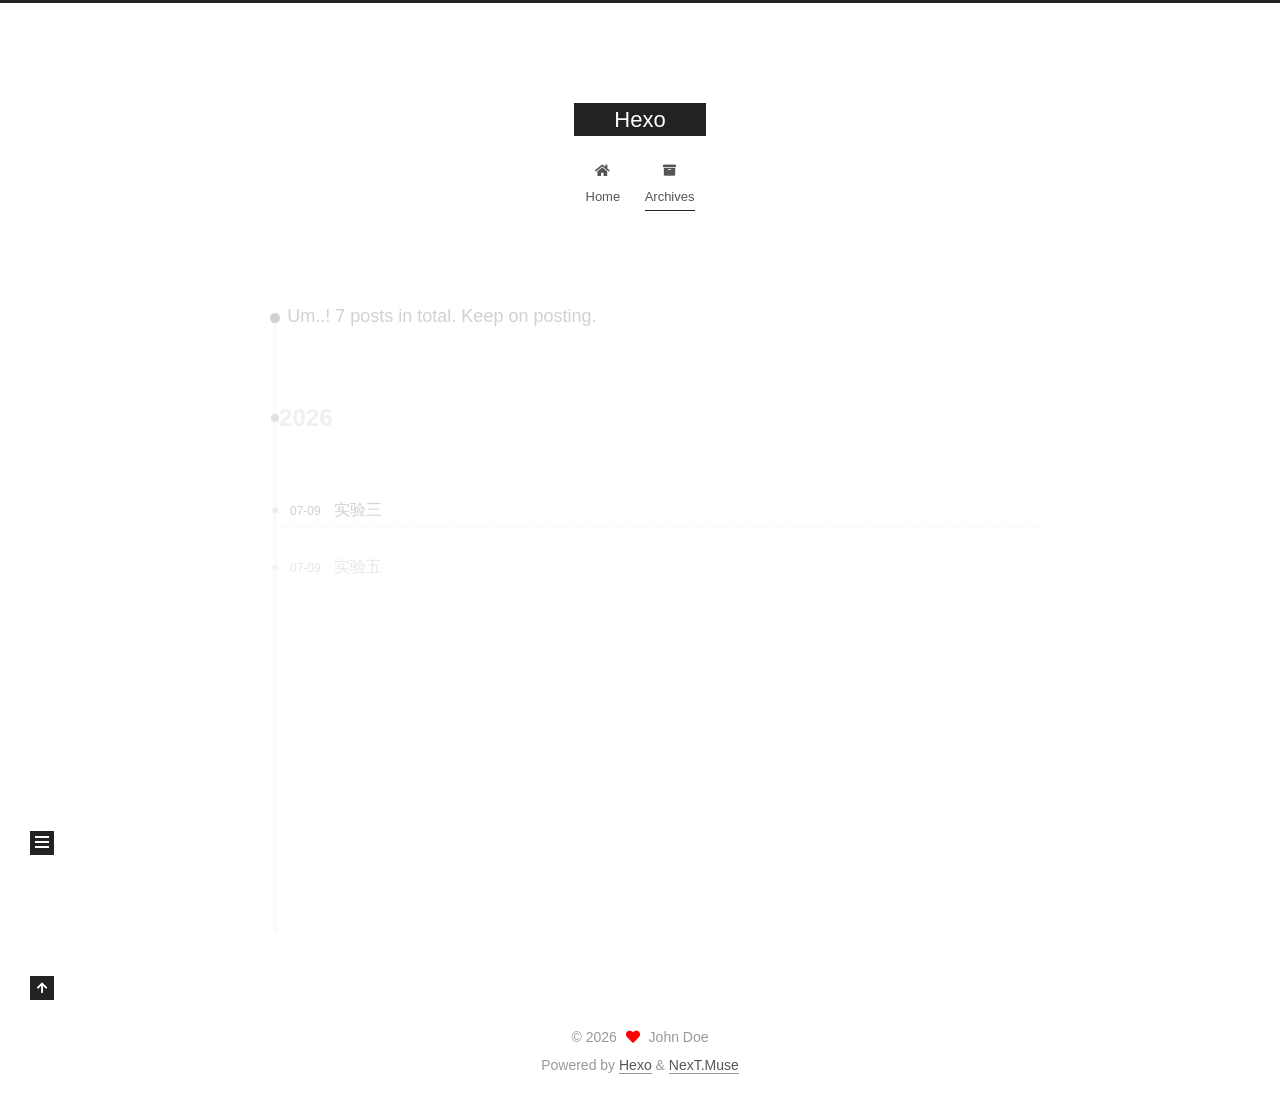
<file: archives/index.html>
<!DOCTYPE html>
<html lang="en">
<head>
  <meta charset="UTF-8">
<meta name="viewport" content="width=device-width, initial-scale=1, maximum-scale=2">
<meta name="theme-color" content="#222">
<meta name="generator" content="Hexo 8.1.2">
  <link rel="apple-touch-icon" sizes="180x180" href="/images/apple-touch-icon-next.png">
  <link rel="icon" type="image/png" sizes="32x32" href="/images/favicon-32x32-next.png">
  <link rel="icon" type="image/png" sizes="16x16" href="/images/favicon-16x16-next.png">
  <link rel="mask-icon" href="/images/logo.svg" color="#222">

<link rel="stylesheet" href="/css/main.css">


<link rel="stylesheet" href="/lib/font-awesome/css/all.min.css">

<script id="hexo-configurations">
    var NexT = window.NexT || {};
    var CONFIG = {"hostname":"example.com","root":"/","scheme":"Muse","version":"7.8.0","exturl":false,"sidebar":{"position":"left","display":"post","padding":18,"offset":12,"onmobile":false},"copycode":{"enable":false,"show_result":false,"style":null},"back2top":{"enable":true,"sidebar":false,"scrollpercent":false},"bookmark":{"enable":false,"color":"#222","save":"auto"},"fancybox":false,"mediumzoom":false,"lazyload":false,"pangu":false,"comments":{"style":"tabs","active":null,"storage":true,"lazyload":false,"nav":null},"algolia":{"hits":{"per_page":10},"labels":{"input_placeholder":"Search for Posts","hits_empty":"We didn't find any results for the search: ${query}","hits_stats":"${hits} results found in ${time} ms"}},"localsearch":{"enable":false,"trigger":"auto","top_n_per_article":1,"unescape":false,"preload":false},"motion":{"enable":true,"async":false,"transition":{"post_block":"fadeIn","post_header":"slideDownIn","post_body":"slideDownIn","coll_header":"slideLeftIn","sidebar":"slideUpIn"}}};
  </script>

  <meta property="og:type" content="website">
<meta property="og:title" content="Hexo">
<meta property="og:url" content="http://example.com/archives/index.html">
<meta property="og:site_name" content="Hexo">
<meta property="og:locale" content="en_US">
<meta property="article:author" content="John Doe">
<meta name="twitter:card" content="summary">

<link rel="canonical" href="http://example.com/archives/">


<script id="page-configurations">
  // https://hexo.io/docs/variables.html
  CONFIG.page = {
    sidebar: "",
    isHome : false,
    isPost : false,
    lang   : 'en'
  };
</script>

  <title>Archive | Hexo</title>
  






  <noscript>
  <style>
  .use-motion .brand,
  .use-motion .menu-item,
  .sidebar-inner,
  .use-motion .post-block,
  .use-motion .pagination,
  .use-motion .comments,
  .use-motion .post-header,
  .use-motion .post-body,
  .use-motion .collection-header { opacity: initial; }

  .use-motion .site-title,
  .use-motion .site-subtitle {
    opacity: initial;
    top: initial;
  }

  .use-motion .logo-line-before i { left: initial; }
  .use-motion .logo-line-after i { right: initial; }
  </style>
</noscript>

</head>

<body itemscope itemtype="http://schema.org/WebPage">
  <div class="container use-motion">
    <div class="headband"></div>

    <header class="header" itemscope itemtype="http://schema.org/WPHeader">
      <div class="header-inner"><div class="site-brand-container">
  <div class="site-nav-toggle">
    <div class="toggle" aria-label="Toggle navigation bar">
      <span class="toggle-line toggle-line-first"></span>
      <span class="toggle-line toggle-line-middle"></span>
      <span class="toggle-line toggle-line-last"></span>
    </div>
  </div>

  <div class="site-meta">

    <a href="/" class="brand" rel="start">
      <span class="logo-line-before"><i></i></span>
      <h1 class="site-title">Hexo</h1>
      <span class="logo-line-after"><i></i></span>
    </a>
  </div>

  <div class="site-nav-right">
    <div class="toggle popup-trigger">
    </div>
  </div>
</div>




<nav class="site-nav">
  <ul id="menu" class="main-menu menu">
        <li class="menu-item menu-item-home">

    <a href="/" rel="section"><i class="fa fa-home fa-fw"></i>Home</a>

  </li>
        <li class="menu-item menu-item-archives">

    <a href="/archives/" rel="section"><i class="fa fa-archive fa-fw"></i>Archives</a>

  </li>
  </ul>
</nav>




</div>
    </header>

    
  <div class="back-to-top">
    <i class="fa fa-arrow-up"></i>
    <span>0%</span>
  </div>


    <main class="main">
      <div class="main-inner">
        <div class="content-wrap">
          

          <div class="content archive">
            

  
  
  
  <div class="post-block">
    <div class="posts-collapse">
      <div class="collection-title">
        <span class="collection-header">Um..! 7 posts in total. Keep on posting.</span>
      </div>

      
    <div class="collection-year">
      <span class="collection-header">2026</span>
    </div>

  <article itemscope itemtype="http://schema.org/Article">
    <header class="post-header">

      <div class="post-meta">
        <time itemprop="dateCreated"
              datetime="2026-07-09T00:00:00+08:00"
              content="2026-07-09">
          07-09
        </time>
      </div>

      <div class="post-title">
          <a class="post-title-link" href="/2026/07/09/lab3/" itemprop="url">
            <span itemprop="name">实验三</span>
          </a>
      </div>

    </header>
  </article>

  <article itemscope itemtype="http://schema.org/Article">
    <header class="post-header">

      <div class="post-meta">
        <time itemprop="dateCreated"
              datetime="2026-07-09T00:00:00+08:00"
              content="2026-07-09">
          07-09
        </time>
      </div>

      <div class="post-title">
          <a class="post-title-link" href="/2026/07/09/lab5/" itemprop="url">
            <span itemprop="name">实验五</span>
          </a>
      </div>

    </header>
  </article>

  <article itemscope itemtype="http://schema.org/Article">
    <header class="post-header">

      <div class="post-meta">
        <time itemprop="dateCreated"
              datetime="2026-07-09T00:00:00+08:00"
              content="2026-07-09">
          07-09
        </time>
      </div>

      <div class="post-title">
          <a class="post-title-link" href="/2026/07/09/lab8/" itemprop="url">
            <span itemprop="name">实验八</span>
          </a>
      </div>

    </header>
  </article>

  <article itemscope itemtype="http://schema.org/Article">
    <header class="post-header">

      <div class="post-meta">
        <time itemprop="dateCreated"
              datetime="2026-07-09T00:00:00+08:00"
              content="2026-07-09">
          07-09
        </time>
      </div>

      <div class="post-title">
          <a class="post-title-link" href="/2026/07/09/lab2/" itemprop="url">
            <span itemprop="name">实验二</span>
          </a>
      </div>

    </header>
  </article>

  <article itemscope itemtype="http://schema.org/Article">
    <header class="post-header">

      <div class="post-meta">
        <time itemprop="dateCreated"
              datetime="2026-07-09T00:00:00+08:00"
              content="2026-07-09">
          07-09
        </time>
      </div>

      <div class="post-title">
          <a class="post-title-link" href="/2026/07/09/lab7/" itemprop="url">
            <span itemprop="name">实验七</span>
          </a>
      </div>

    </header>
  </article>

  <article itemscope itemtype="http://schema.org/Article">
    <header class="post-header">

      <div class="post-meta">
        <time itemprop="dateCreated"
              datetime="2026-07-09T00:00:00+08:00"
              content="2026-07-09">
          07-09
        </time>
      </div>

      <div class="post-title">
          <a class="post-title-link" href="/2026/07/09/lab4/" itemprop="url">
            <span itemprop="name">实验四</span>
          </a>
      </div>

    </header>
  </article>

  <article itemscope itemtype="http://schema.org/Article">
    <header class="post-header">

      <div class="post-meta">
        <time itemprop="dateCreated"
              datetime="2026-07-09T00:00:00+08:00"
              content="2026-07-09">
          07-09
        </time>
      </div>

      <div class="post-title">
          <a class="post-title-link" href="/2026/07/09/lab6/" itemprop="url">
            <span itemprop="name">实验六</span>
          </a>
      </div>

    </header>
  </article>


    </div>
  </div>
  
  
  

  



          </div>
          

<script>
  window.addEventListener('tabs:register', () => {
    let { activeClass } = CONFIG.comments;
    if (CONFIG.comments.storage) {
      activeClass = localStorage.getItem('comments_active') || activeClass;
    }
    if (activeClass) {
      let activeTab = document.querySelector(`a[href="#comment-${activeClass}"]`);
      if (activeTab) {
        activeTab.click();
      }
    }
  });
  if (CONFIG.comments.storage) {
    window.addEventListener('tabs:click', event => {
      if (!event.target.matches('.tabs-comment .tab-content .tab-pane')) return;
      let commentClass = event.target.classList[1];
      localStorage.setItem('comments_active', commentClass);
    });
  }
</script>

        </div>
          
  
  <div class="toggle sidebar-toggle">
    <span class="toggle-line toggle-line-first"></span>
    <span class="toggle-line toggle-line-middle"></span>
    <span class="toggle-line toggle-line-last"></span>
  </div>

  <aside class="sidebar">
    <div class="sidebar-inner">

      <ul class="sidebar-nav motion-element">
        <li class="sidebar-nav-toc">
          Table of Contents
        </li>
        <li class="sidebar-nav-overview">
          Overview
        </li>
      </ul>

      <!--noindex-->
      <div class="post-toc-wrap sidebar-panel">
      </div>
      <!--/noindex-->

      <div class="site-overview-wrap sidebar-panel">
        <div class="site-author motion-element" itemprop="author" itemscope itemtype="http://schema.org/Person">
  <p class="site-author-name" itemprop="name">John Doe</p>
  <div class="site-description" itemprop="description"></div>
</div>
<div class="site-state-wrap motion-element">
  <nav class="site-state">
      <div class="site-state-item site-state-posts">
          <a href="/archives/">
        
          <span class="site-state-item-count">7</span>
          <span class="site-state-item-name">posts</span>
        </a>
      </div>
  </nav>
</div>



      </div>

    </div>
  </aside>
  <div id="sidebar-dimmer"></div>


      </div>
    </main>

    <footer class="footer">
      <div class="footer-inner">
        

        

<div class="copyright">
  
  &copy; 
  <span itemprop="copyrightYear">2026</span>
  <span class="with-love">
    <i class="fa fa-heart"></i>
  </span>
  <span class="author" itemprop="copyrightHolder">John Doe</span>
</div>
  <div class="powered-by">Powered by <a href="https://hexo.io/" class="theme-link" rel="noopener" target="_blank">Hexo</a> & <a href="https://muse.theme-next.org/" class="theme-link" rel="noopener" target="_blank">NexT.Muse</a>
  </div>

        








      </div>
    </footer>
  </div>

  
  <script src="/lib/anime.min.js"></script>
  <script src="/lib/velocity/velocity.min.js"></script>
  <script src="/lib/velocity/velocity.ui.min.js"></script>

<script src="/js/utils.js"></script>

<script src="/js/motion.js"></script>


<script src="/js/schemes/muse.js"></script>


<script src="/js/next-boot.js"></script>




  















  

  

</body>
</html>
</file>
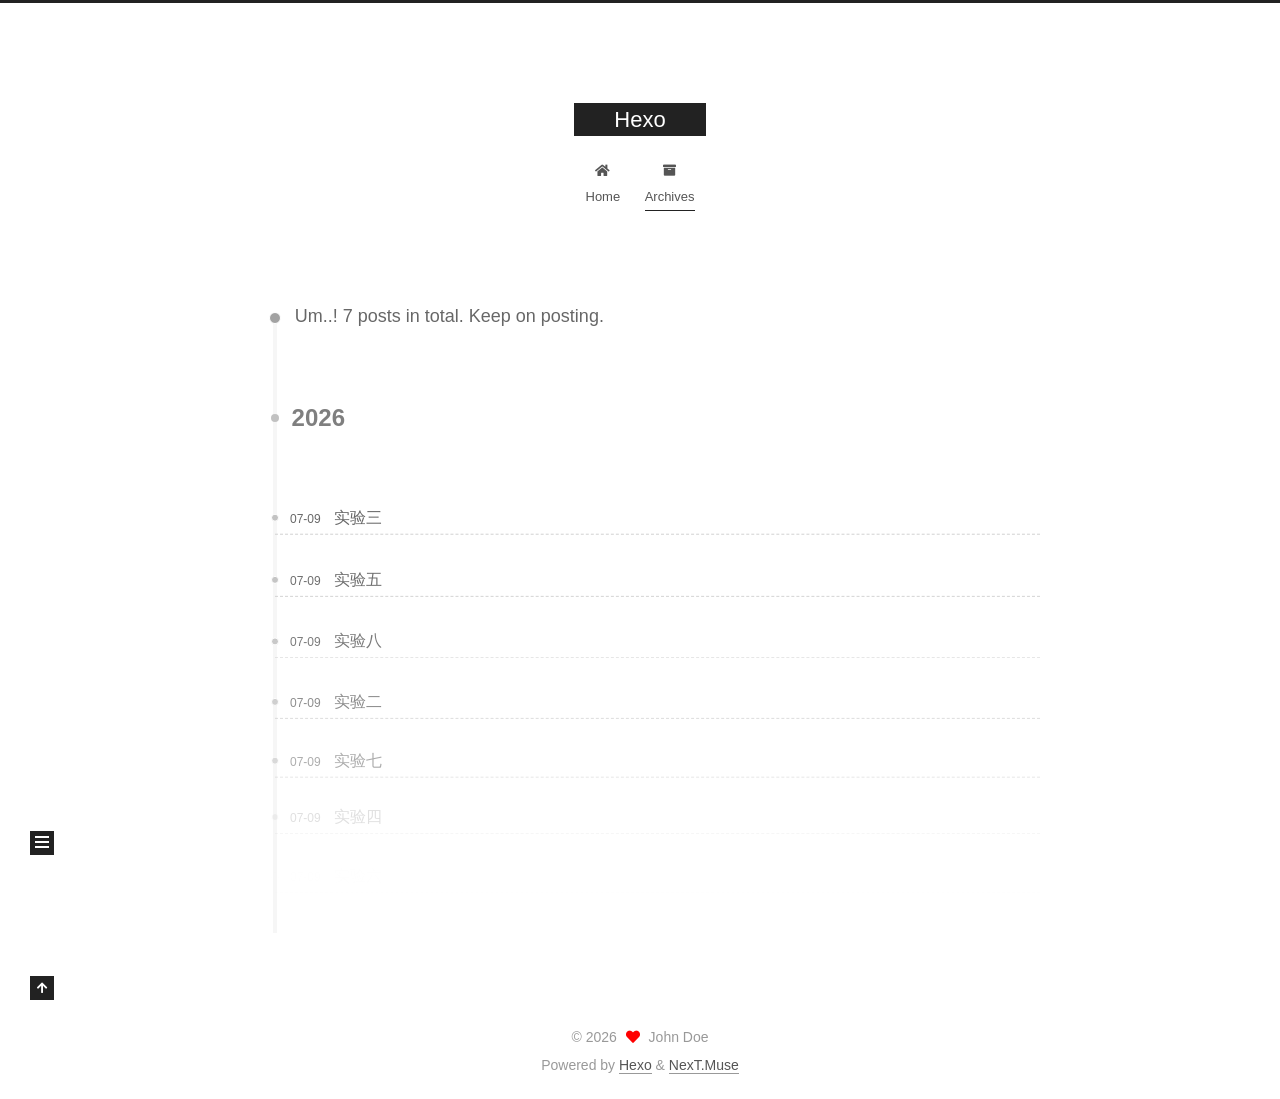
<file: archives/2026/index.html>
<!DOCTYPE html>
<html lang="en">
<head>
  <meta charset="UTF-8">
<meta name="viewport" content="width=device-width, initial-scale=1, maximum-scale=2">
<meta name="theme-color" content="#222">
<meta name="generator" content="Hexo 8.1.2">
  <link rel="apple-touch-icon" sizes="180x180" href="/images/apple-touch-icon-next.png">
  <link rel="icon" type="image/png" sizes="32x32" href="/images/favicon-32x32-next.png">
  <link rel="icon" type="image/png" sizes="16x16" href="/images/favicon-16x16-next.png">
  <link rel="mask-icon" href="/images/logo.svg" color="#222">

<link rel="stylesheet" href="/css/main.css">


<link rel="stylesheet" href="/lib/font-awesome/css/all.min.css">

<script id="hexo-configurations">
    var NexT = window.NexT || {};
    var CONFIG = {"hostname":"example.com","root":"/","scheme":"Muse","version":"7.8.0","exturl":false,"sidebar":{"position":"left","display":"post","padding":18,"offset":12,"onmobile":false},"copycode":{"enable":false,"show_result":false,"style":null},"back2top":{"enable":true,"sidebar":false,"scrollpercent":false},"bookmark":{"enable":false,"color":"#222","save":"auto"},"fancybox":false,"mediumzoom":false,"lazyload":false,"pangu":false,"comments":{"style":"tabs","active":null,"storage":true,"lazyload":false,"nav":null},"algolia":{"hits":{"per_page":10},"labels":{"input_placeholder":"Search for Posts","hits_empty":"We didn't find any results for the search: ${query}","hits_stats":"${hits} results found in ${time} ms"}},"localsearch":{"enable":false,"trigger":"auto","top_n_per_article":1,"unescape":false,"preload":false},"motion":{"enable":true,"async":false,"transition":{"post_block":"fadeIn","post_header":"slideDownIn","post_body":"slideDownIn","coll_header":"slideLeftIn","sidebar":"slideUpIn"}}};
  </script>

  <meta property="og:type" content="website">
<meta property="og:title" content="Hexo">
<meta property="og:url" content="http://example.com/archives/2026/index.html">
<meta property="og:site_name" content="Hexo">
<meta property="og:locale" content="en_US">
<meta property="article:author" content="John Doe">
<meta name="twitter:card" content="summary">

<link rel="canonical" href="http://example.com/archives/2026/">


<script id="page-configurations">
  // https://hexo.io/docs/variables.html
  CONFIG.page = {
    sidebar: "",
    isHome : false,
    isPost : false,
    lang   : 'en'
  };
</script>

  <title>Archive | Hexo</title>
  






  <noscript>
  <style>
  .use-motion .brand,
  .use-motion .menu-item,
  .sidebar-inner,
  .use-motion .post-block,
  .use-motion .pagination,
  .use-motion .comments,
  .use-motion .post-header,
  .use-motion .post-body,
  .use-motion .collection-header { opacity: initial; }

  .use-motion .site-title,
  .use-motion .site-subtitle {
    opacity: initial;
    top: initial;
  }

  .use-motion .logo-line-before i { left: initial; }
  .use-motion .logo-line-after i { right: initial; }
  </style>
</noscript>

</head>

<body itemscope itemtype="http://schema.org/WebPage">
  <div class="container use-motion">
    <div class="headband"></div>

    <header class="header" itemscope itemtype="http://schema.org/WPHeader">
      <div class="header-inner"><div class="site-brand-container">
  <div class="site-nav-toggle">
    <div class="toggle" aria-label="Toggle navigation bar">
      <span class="toggle-line toggle-line-first"></span>
      <span class="toggle-line toggle-line-middle"></span>
      <span class="toggle-line toggle-line-last"></span>
    </div>
  </div>

  <div class="site-meta">

    <a href="/" class="brand" rel="start">
      <span class="logo-line-before"><i></i></span>
      <h1 class="site-title">Hexo</h1>
      <span class="logo-line-after"><i></i></span>
    </a>
  </div>

  <div class="site-nav-right">
    <div class="toggle popup-trigger">
    </div>
  </div>
</div>




<nav class="site-nav">
  <ul id="menu" class="main-menu menu">
        <li class="menu-item menu-item-home">

    <a href="/" rel="section"><i class="fa fa-home fa-fw"></i>Home</a>

  </li>
        <li class="menu-item menu-item-archives">

    <a href="/archives/" rel="section"><i class="fa fa-archive fa-fw"></i>Archives</a>

  </li>
  </ul>
</nav>




</div>
    </header>

    
  <div class="back-to-top">
    <i class="fa fa-arrow-up"></i>
    <span>0%</span>
  </div>


    <main class="main">
      <div class="main-inner">
        <div class="content-wrap">
          

          <div class="content archive">
            

  
  
  
  <div class="post-block">
    <div class="posts-collapse">
      <div class="collection-title">
        <span class="collection-header">Um..! 7 posts in total. Keep on posting.</span>
      </div>

      
    <div class="collection-year">
      <span class="collection-header">2026</span>
    </div>

  <article itemscope itemtype="http://schema.org/Article">
    <header class="post-header">

      <div class="post-meta">
        <time itemprop="dateCreated"
              datetime="2026-07-09T00:00:00+08:00"
              content="2026-07-09">
          07-09
        </time>
      </div>

      <div class="post-title">
          <a class="post-title-link" href="/2026/07/09/lab3/" itemprop="url">
            <span itemprop="name">实验三</span>
          </a>
      </div>

    </header>
  </article>

  <article itemscope itemtype="http://schema.org/Article">
    <header class="post-header">

      <div class="post-meta">
        <time itemprop="dateCreated"
              datetime="2026-07-09T00:00:00+08:00"
              content="2026-07-09">
          07-09
        </time>
      </div>

      <div class="post-title">
          <a class="post-title-link" href="/2026/07/09/lab5/" itemprop="url">
            <span itemprop="name">实验五</span>
          </a>
      </div>

    </header>
  </article>

  <article itemscope itemtype="http://schema.org/Article">
    <header class="post-header">

      <div class="post-meta">
        <time itemprop="dateCreated"
              datetime="2026-07-09T00:00:00+08:00"
              content="2026-07-09">
          07-09
        </time>
      </div>

      <div class="post-title">
          <a class="post-title-link" href="/2026/07/09/lab8/" itemprop="url">
            <span itemprop="name">实验八</span>
          </a>
      </div>

    </header>
  </article>

  <article itemscope itemtype="http://schema.org/Article">
    <header class="post-header">

      <div class="post-meta">
        <time itemprop="dateCreated"
              datetime="2026-07-09T00:00:00+08:00"
              content="2026-07-09">
          07-09
        </time>
      </div>

      <div class="post-title">
          <a class="post-title-link" href="/2026/07/09/lab2/" itemprop="url">
            <span itemprop="name">实验二</span>
          </a>
      </div>

    </header>
  </article>

  <article itemscope itemtype="http://schema.org/Article">
    <header class="post-header">

      <div class="post-meta">
        <time itemprop="dateCreated"
              datetime="2026-07-09T00:00:00+08:00"
              content="2026-07-09">
          07-09
        </time>
      </div>

      <div class="post-title">
          <a class="post-title-link" href="/2026/07/09/lab7/" itemprop="url">
            <span itemprop="name">实验七</span>
          </a>
      </div>

    </header>
  </article>

  <article itemscope itemtype="http://schema.org/Article">
    <header class="post-header">

      <div class="post-meta">
        <time itemprop="dateCreated"
              datetime="2026-07-09T00:00:00+08:00"
              content="2026-07-09">
          07-09
        </time>
      </div>

      <div class="post-title">
          <a class="post-title-link" href="/2026/07/09/lab4/" itemprop="url">
            <span itemprop="name">实验四</span>
          </a>
      </div>

    </header>
  </article>

  <article itemscope itemtype="http://schema.org/Article">
    <header class="post-header">

      <div class="post-meta">
        <time itemprop="dateCreated"
              datetime="2026-07-09T00:00:00+08:00"
              content="2026-07-09">
          07-09
        </time>
      </div>

      <div class="post-title">
          <a class="post-title-link" href="/2026/07/09/lab6/" itemprop="url">
            <span itemprop="name">实验六</span>
          </a>
      </div>

    </header>
  </article>


    </div>
  </div>
  
  
  

  



          </div>
          

<script>
  window.addEventListener('tabs:register', () => {
    let { activeClass } = CONFIG.comments;
    if (CONFIG.comments.storage) {
      activeClass = localStorage.getItem('comments_active') || activeClass;
    }
    if (activeClass) {
      let activeTab = document.querySelector(`a[href="#comment-${activeClass}"]`);
      if (activeTab) {
        activeTab.click();
      }
    }
  });
  if (CONFIG.comments.storage) {
    window.addEventListener('tabs:click', event => {
      if (!event.target.matches('.tabs-comment .tab-content .tab-pane')) return;
      let commentClass = event.target.classList[1];
      localStorage.setItem('comments_active', commentClass);
    });
  }
</script>

        </div>
          
  
  <div class="toggle sidebar-toggle">
    <span class="toggle-line toggle-line-first"></span>
    <span class="toggle-line toggle-line-middle"></span>
    <span class="toggle-line toggle-line-last"></span>
  </div>

  <aside class="sidebar">
    <div class="sidebar-inner">

      <ul class="sidebar-nav motion-element">
        <li class="sidebar-nav-toc">
          Table of Contents
        </li>
        <li class="sidebar-nav-overview">
          Overview
        </li>
      </ul>

      <!--noindex-->
      <div class="post-toc-wrap sidebar-panel">
      </div>
      <!--/noindex-->

      <div class="site-overview-wrap sidebar-panel">
        <div class="site-author motion-element" itemprop="author" itemscope itemtype="http://schema.org/Person">
  <p class="site-author-name" itemprop="name">John Doe</p>
  <div class="site-description" itemprop="description"></div>
</div>
<div class="site-state-wrap motion-element">
  <nav class="site-state">
      <div class="site-state-item site-state-posts">
          <a href="/archives/">
        
          <span class="site-state-item-count">7</span>
          <span class="site-state-item-name">posts</span>
        </a>
      </div>
  </nav>
</div>



      </div>

    </div>
  </aside>
  <div id="sidebar-dimmer"></div>


      </div>
    </main>

    <footer class="footer">
      <div class="footer-inner">
        

        

<div class="copyright">
  
  &copy; 
  <span itemprop="copyrightYear">2026</span>
  <span class="with-love">
    <i class="fa fa-heart"></i>
  </span>
  <span class="author" itemprop="copyrightHolder">John Doe</span>
</div>
  <div class="powered-by">Powered by <a href="https://hexo.io/" class="theme-link" rel="noopener" target="_blank">Hexo</a> & <a href="https://muse.theme-next.org/" class="theme-link" rel="noopener" target="_blank">NexT.Muse</a>
  </div>

        








      </div>
    </footer>
  </div>

  
  <script src="/lib/anime.min.js"></script>
  <script src="/lib/velocity/velocity.min.js"></script>
  <script src="/lib/velocity/velocity.ui.min.js"></script>

<script src="/js/utils.js"></script>

<script src="/js/motion.js"></script>


<script src="/js/schemes/muse.js"></script>


<script src="/js/next-boot.js"></script>




  















  

  

</body>
</html>
</file>
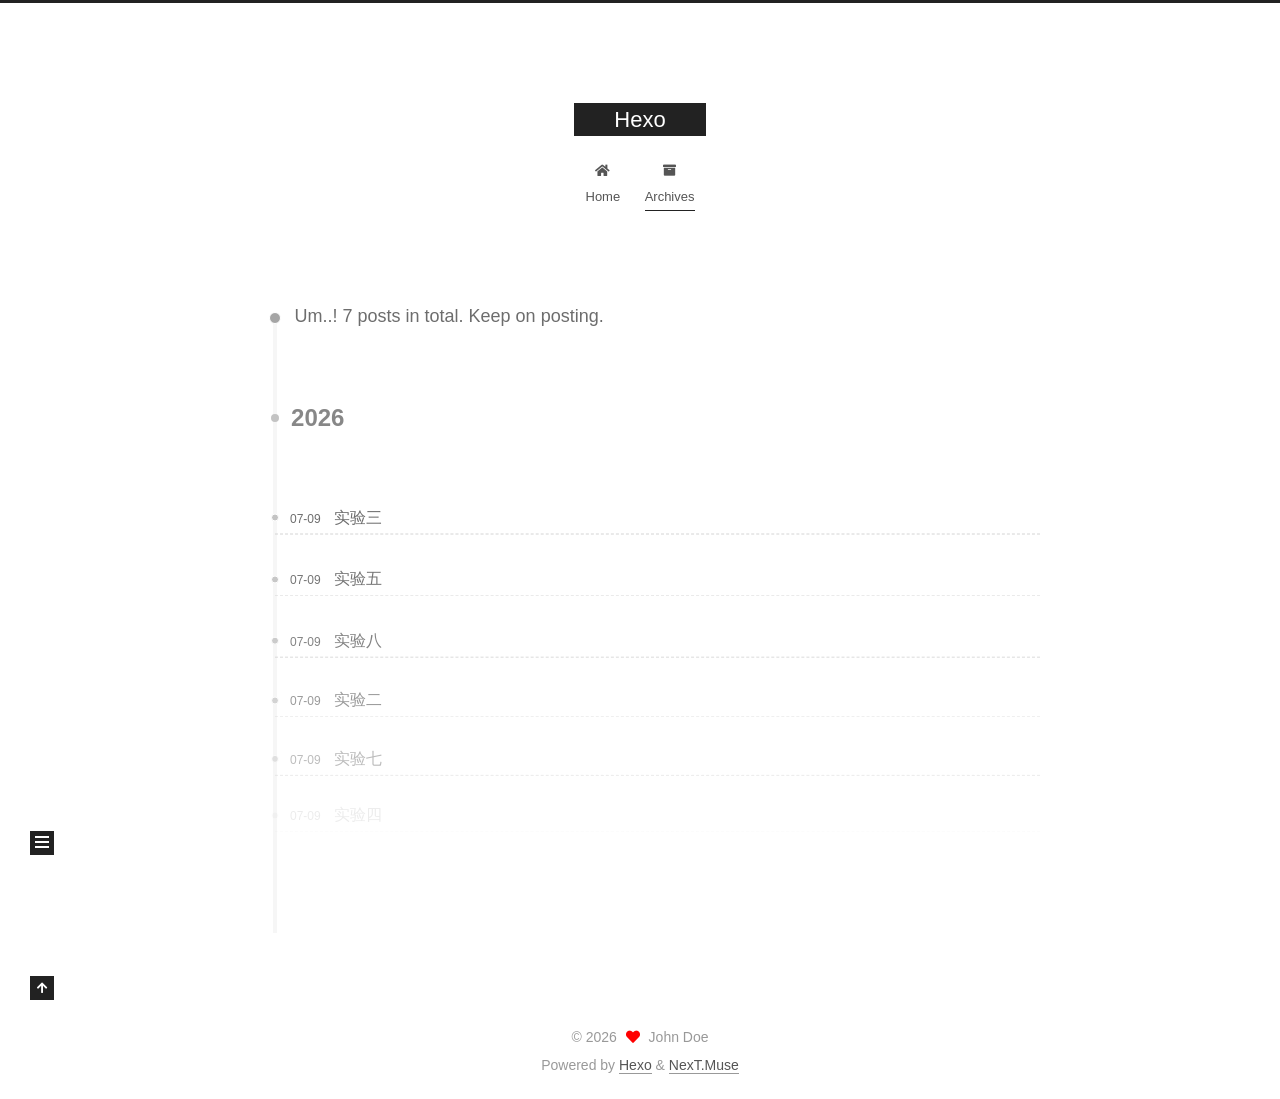
<file: archives/2026/07/index.html>
<!DOCTYPE html>
<html lang="en">
<head>
  <meta charset="UTF-8">
<meta name="viewport" content="width=device-width, initial-scale=1, maximum-scale=2">
<meta name="theme-color" content="#222">
<meta name="generator" content="Hexo 8.1.2">
  <link rel="apple-touch-icon" sizes="180x180" href="/images/apple-touch-icon-next.png">
  <link rel="icon" type="image/png" sizes="32x32" href="/images/favicon-32x32-next.png">
  <link rel="icon" type="image/png" sizes="16x16" href="/images/favicon-16x16-next.png">
  <link rel="mask-icon" href="/images/logo.svg" color="#222">

<link rel="stylesheet" href="/css/main.css">


<link rel="stylesheet" href="/lib/font-awesome/css/all.min.css">

<script id="hexo-configurations">
    var NexT = window.NexT || {};
    var CONFIG = {"hostname":"example.com","root":"/","scheme":"Muse","version":"7.8.0","exturl":false,"sidebar":{"position":"left","display":"post","padding":18,"offset":12,"onmobile":false},"copycode":{"enable":false,"show_result":false,"style":null},"back2top":{"enable":true,"sidebar":false,"scrollpercent":false},"bookmark":{"enable":false,"color":"#222","save":"auto"},"fancybox":false,"mediumzoom":false,"lazyload":false,"pangu":false,"comments":{"style":"tabs","active":null,"storage":true,"lazyload":false,"nav":null},"algolia":{"hits":{"per_page":10},"labels":{"input_placeholder":"Search for Posts","hits_empty":"We didn't find any results for the search: ${query}","hits_stats":"${hits} results found in ${time} ms"}},"localsearch":{"enable":false,"trigger":"auto","top_n_per_article":1,"unescape":false,"preload":false},"motion":{"enable":true,"async":false,"transition":{"post_block":"fadeIn","post_header":"slideDownIn","post_body":"slideDownIn","coll_header":"slideLeftIn","sidebar":"slideUpIn"}}};
  </script>

  <meta property="og:type" content="website">
<meta property="og:title" content="Hexo">
<meta property="og:url" content="http://example.com/archives/2026/07/index.html">
<meta property="og:site_name" content="Hexo">
<meta property="og:locale" content="en_US">
<meta property="article:author" content="John Doe">
<meta name="twitter:card" content="summary">

<link rel="canonical" href="http://example.com/archives/2026/07/">


<script id="page-configurations">
  // https://hexo.io/docs/variables.html
  CONFIG.page = {
    sidebar: "",
    isHome : false,
    isPost : false,
    lang   : 'en'
  };
</script>

  <title>Archive | Hexo</title>
  






  <noscript>
  <style>
  .use-motion .brand,
  .use-motion .menu-item,
  .sidebar-inner,
  .use-motion .post-block,
  .use-motion .pagination,
  .use-motion .comments,
  .use-motion .post-header,
  .use-motion .post-body,
  .use-motion .collection-header { opacity: initial; }

  .use-motion .site-title,
  .use-motion .site-subtitle {
    opacity: initial;
    top: initial;
  }

  .use-motion .logo-line-before i { left: initial; }
  .use-motion .logo-line-after i { right: initial; }
  </style>
</noscript>

</head>

<body itemscope itemtype="http://schema.org/WebPage">
  <div class="container use-motion">
    <div class="headband"></div>

    <header class="header" itemscope itemtype="http://schema.org/WPHeader">
      <div class="header-inner"><div class="site-brand-container">
  <div class="site-nav-toggle">
    <div class="toggle" aria-label="Toggle navigation bar">
      <span class="toggle-line toggle-line-first"></span>
      <span class="toggle-line toggle-line-middle"></span>
      <span class="toggle-line toggle-line-last"></span>
    </div>
  </div>

  <div class="site-meta">

    <a href="/" class="brand" rel="start">
      <span class="logo-line-before"><i></i></span>
      <h1 class="site-title">Hexo</h1>
      <span class="logo-line-after"><i></i></span>
    </a>
  </div>

  <div class="site-nav-right">
    <div class="toggle popup-trigger">
    </div>
  </div>
</div>




<nav class="site-nav">
  <ul id="menu" class="main-menu menu">
        <li class="menu-item menu-item-home">

    <a href="/" rel="section"><i class="fa fa-home fa-fw"></i>Home</a>

  </li>
        <li class="menu-item menu-item-archives">

    <a href="/archives/" rel="section"><i class="fa fa-archive fa-fw"></i>Archives</a>

  </li>
  </ul>
</nav>




</div>
    </header>

    
  <div class="back-to-top">
    <i class="fa fa-arrow-up"></i>
    <span>0%</span>
  </div>


    <main class="main">
      <div class="main-inner">
        <div class="content-wrap">
          

          <div class="content archive">
            

  
  
  
  <div class="post-block">
    <div class="posts-collapse">
      <div class="collection-title">
        <span class="collection-header">Um..! 7 posts in total. Keep on posting.</span>
      </div>

      
    <div class="collection-year">
      <span class="collection-header">2026</span>
    </div>

  <article itemscope itemtype="http://schema.org/Article">
    <header class="post-header">

      <div class="post-meta">
        <time itemprop="dateCreated"
              datetime="2026-07-09T00:00:00+08:00"
              content="2026-07-09">
          07-09
        </time>
      </div>

      <div class="post-title">
          <a class="post-title-link" href="/2026/07/09/lab3/" itemprop="url">
            <span itemprop="name">实验三</span>
          </a>
      </div>

    </header>
  </article>

  <article itemscope itemtype="http://schema.org/Article">
    <header class="post-header">

      <div class="post-meta">
        <time itemprop="dateCreated"
              datetime="2026-07-09T00:00:00+08:00"
              content="2026-07-09">
          07-09
        </time>
      </div>

      <div class="post-title">
          <a class="post-title-link" href="/2026/07/09/lab5/" itemprop="url">
            <span itemprop="name">实验五</span>
          </a>
      </div>

    </header>
  </article>

  <article itemscope itemtype="http://schema.org/Article">
    <header class="post-header">

      <div class="post-meta">
        <time itemprop="dateCreated"
              datetime="2026-07-09T00:00:00+08:00"
              content="2026-07-09">
          07-09
        </time>
      </div>

      <div class="post-title">
          <a class="post-title-link" href="/2026/07/09/lab8/" itemprop="url">
            <span itemprop="name">实验八</span>
          </a>
      </div>

    </header>
  </article>

  <article itemscope itemtype="http://schema.org/Article">
    <header class="post-header">

      <div class="post-meta">
        <time itemprop="dateCreated"
              datetime="2026-07-09T00:00:00+08:00"
              content="2026-07-09">
          07-09
        </time>
      </div>

      <div class="post-title">
          <a class="post-title-link" href="/2026/07/09/lab2/" itemprop="url">
            <span itemprop="name">实验二</span>
          </a>
      </div>

    </header>
  </article>

  <article itemscope itemtype="http://schema.org/Article">
    <header class="post-header">

      <div class="post-meta">
        <time itemprop="dateCreated"
              datetime="2026-07-09T00:00:00+08:00"
              content="2026-07-09">
          07-09
        </time>
      </div>

      <div class="post-title">
          <a class="post-title-link" href="/2026/07/09/lab7/" itemprop="url">
            <span itemprop="name">实验七</span>
          </a>
      </div>

    </header>
  </article>

  <article itemscope itemtype="http://schema.org/Article">
    <header class="post-header">

      <div class="post-meta">
        <time itemprop="dateCreated"
              datetime="2026-07-09T00:00:00+08:00"
              content="2026-07-09">
          07-09
        </time>
      </div>

      <div class="post-title">
          <a class="post-title-link" href="/2026/07/09/lab4/" itemprop="url">
            <span itemprop="name">实验四</span>
          </a>
      </div>

    </header>
  </article>

  <article itemscope itemtype="http://schema.org/Article">
    <header class="post-header">

      <div class="post-meta">
        <time itemprop="dateCreated"
              datetime="2026-07-09T00:00:00+08:00"
              content="2026-07-09">
          07-09
        </time>
      </div>

      <div class="post-title">
          <a class="post-title-link" href="/2026/07/09/lab6/" itemprop="url">
            <span itemprop="name">实验六</span>
          </a>
      </div>

    </header>
  </article>


    </div>
  </div>
  
  
  

  



          </div>
          

<script>
  window.addEventListener('tabs:register', () => {
    let { activeClass } = CONFIG.comments;
    if (CONFIG.comments.storage) {
      activeClass = localStorage.getItem('comments_active') || activeClass;
    }
    if (activeClass) {
      let activeTab = document.querySelector(`a[href="#comment-${activeClass}"]`);
      if (activeTab) {
        activeTab.click();
      }
    }
  });
  if (CONFIG.comments.storage) {
    window.addEventListener('tabs:click', event => {
      if (!event.target.matches('.tabs-comment .tab-content .tab-pane')) return;
      let commentClass = event.target.classList[1];
      localStorage.setItem('comments_active', commentClass);
    });
  }
</script>

        </div>
          
  
  <div class="toggle sidebar-toggle">
    <span class="toggle-line toggle-line-first"></span>
    <span class="toggle-line toggle-line-middle"></span>
    <span class="toggle-line toggle-line-last"></span>
  </div>

  <aside class="sidebar">
    <div class="sidebar-inner">

      <ul class="sidebar-nav motion-element">
        <li class="sidebar-nav-toc">
          Table of Contents
        </li>
        <li class="sidebar-nav-overview">
          Overview
        </li>
      </ul>

      <!--noindex-->
      <div class="post-toc-wrap sidebar-panel">
      </div>
      <!--/noindex-->

      <div class="site-overview-wrap sidebar-panel">
        <div class="site-author motion-element" itemprop="author" itemscope itemtype="http://schema.org/Person">
  <p class="site-author-name" itemprop="name">John Doe</p>
  <div class="site-description" itemprop="description"></div>
</div>
<div class="site-state-wrap motion-element">
  <nav class="site-state">
      <div class="site-state-item site-state-posts">
          <a href="/archives/">
        
          <span class="site-state-item-count">7</span>
          <span class="site-state-item-name">posts</span>
        </a>
      </div>
  </nav>
</div>



      </div>

    </div>
  </aside>
  <div id="sidebar-dimmer"></div>


      </div>
    </main>

    <footer class="footer">
      <div class="footer-inner">
        

        

<div class="copyright">
  
  &copy; 
  <span itemprop="copyrightYear">2026</span>
  <span class="with-love">
    <i class="fa fa-heart"></i>
  </span>
  <span class="author" itemprop="copyrightHolder">John Doe</span>
</div>
  <div class="powered-by">Powered by <a href="https://hexo.io/" class="theme-link" rel="noopener" target="_blank">Hexo</a> & <a href="https://muse.theme-next.org/" class="theme-link" rel="noopener" target="_blank">NexT.Muse</a>
  </div>

        








      </div>
    </footer>
  </div>

  
  <script src="/lib/anime.min.js"></script>
  <script src="/lib/velocity/velocity.min.js"></script>
  <script src="/lib/velocity/velocity.ui.min.js"></script>

<script src="/js/utils.js"></script>

<script src="/js/motion.js"></script>


<script src="/js/schemes/muse.js"></script>


<script src="/js/next-boot.js"></script>




  















  

  

</body>
</html>
</file>
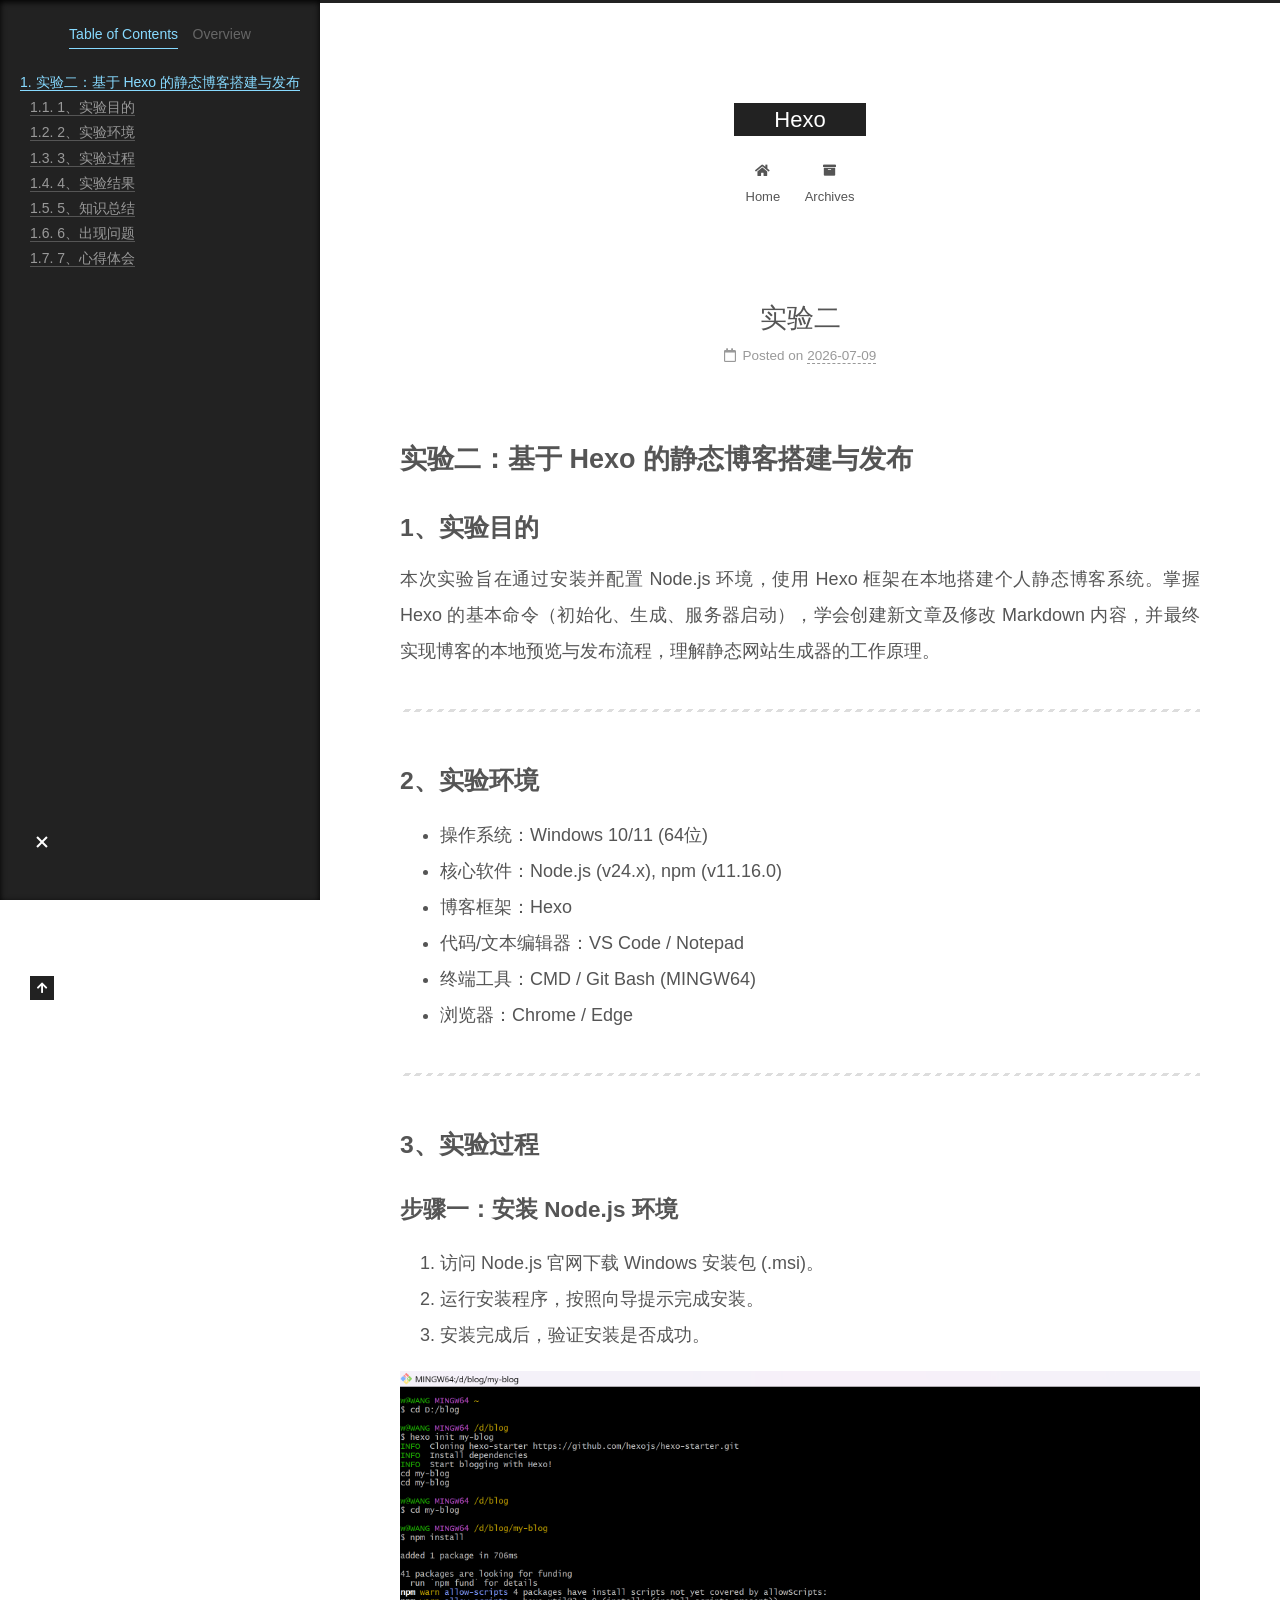
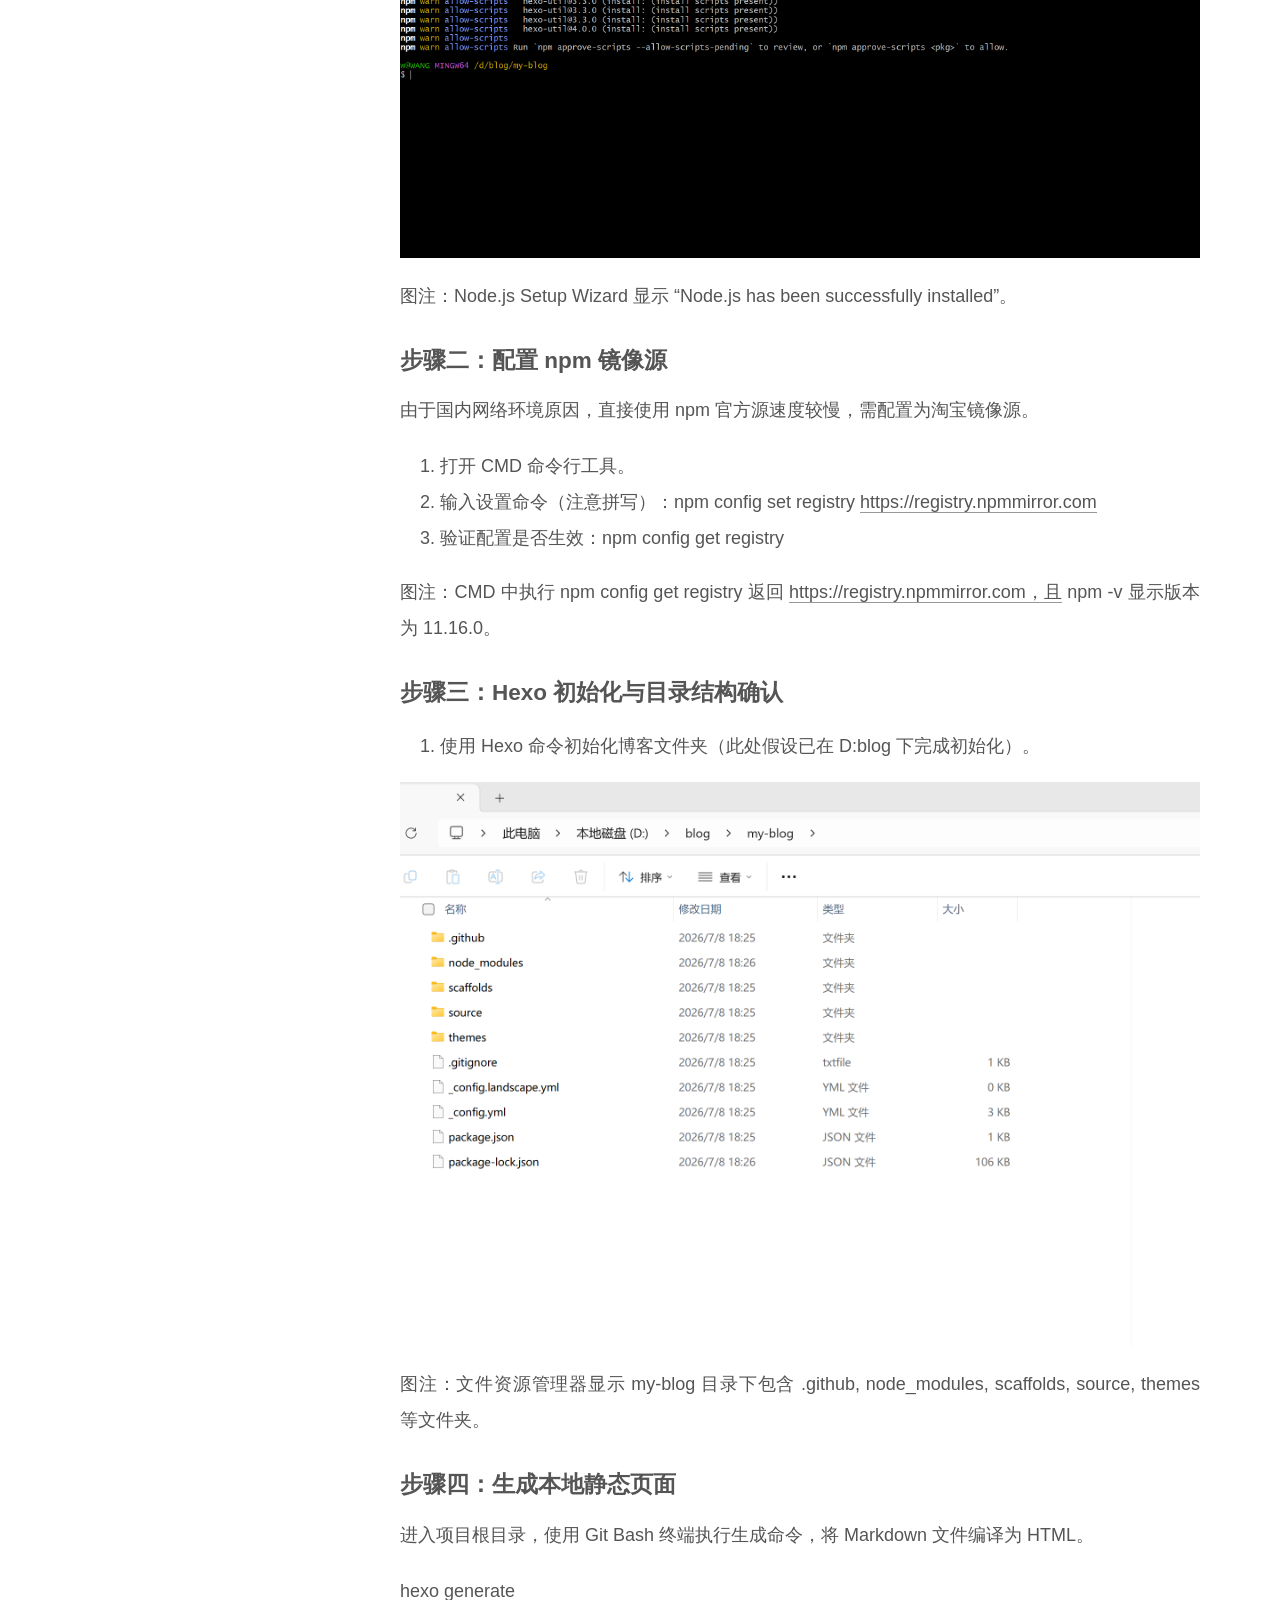
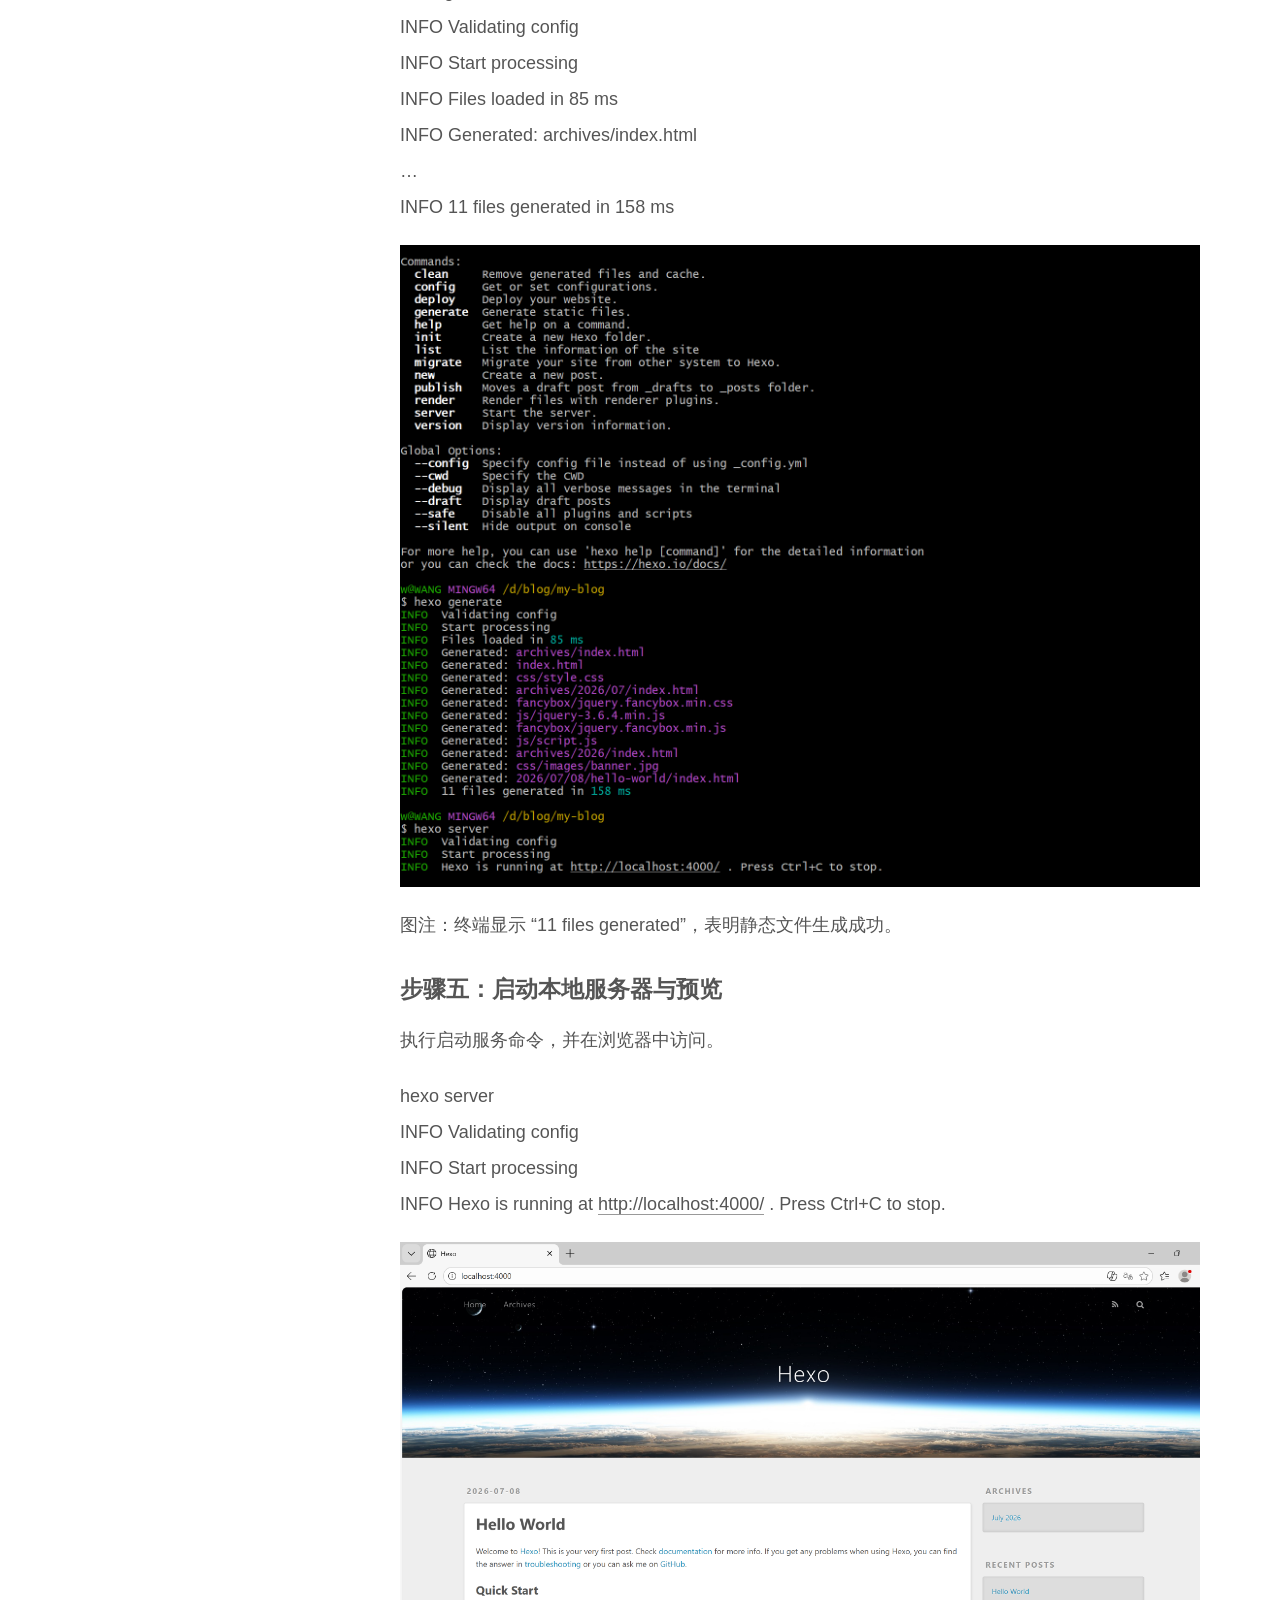
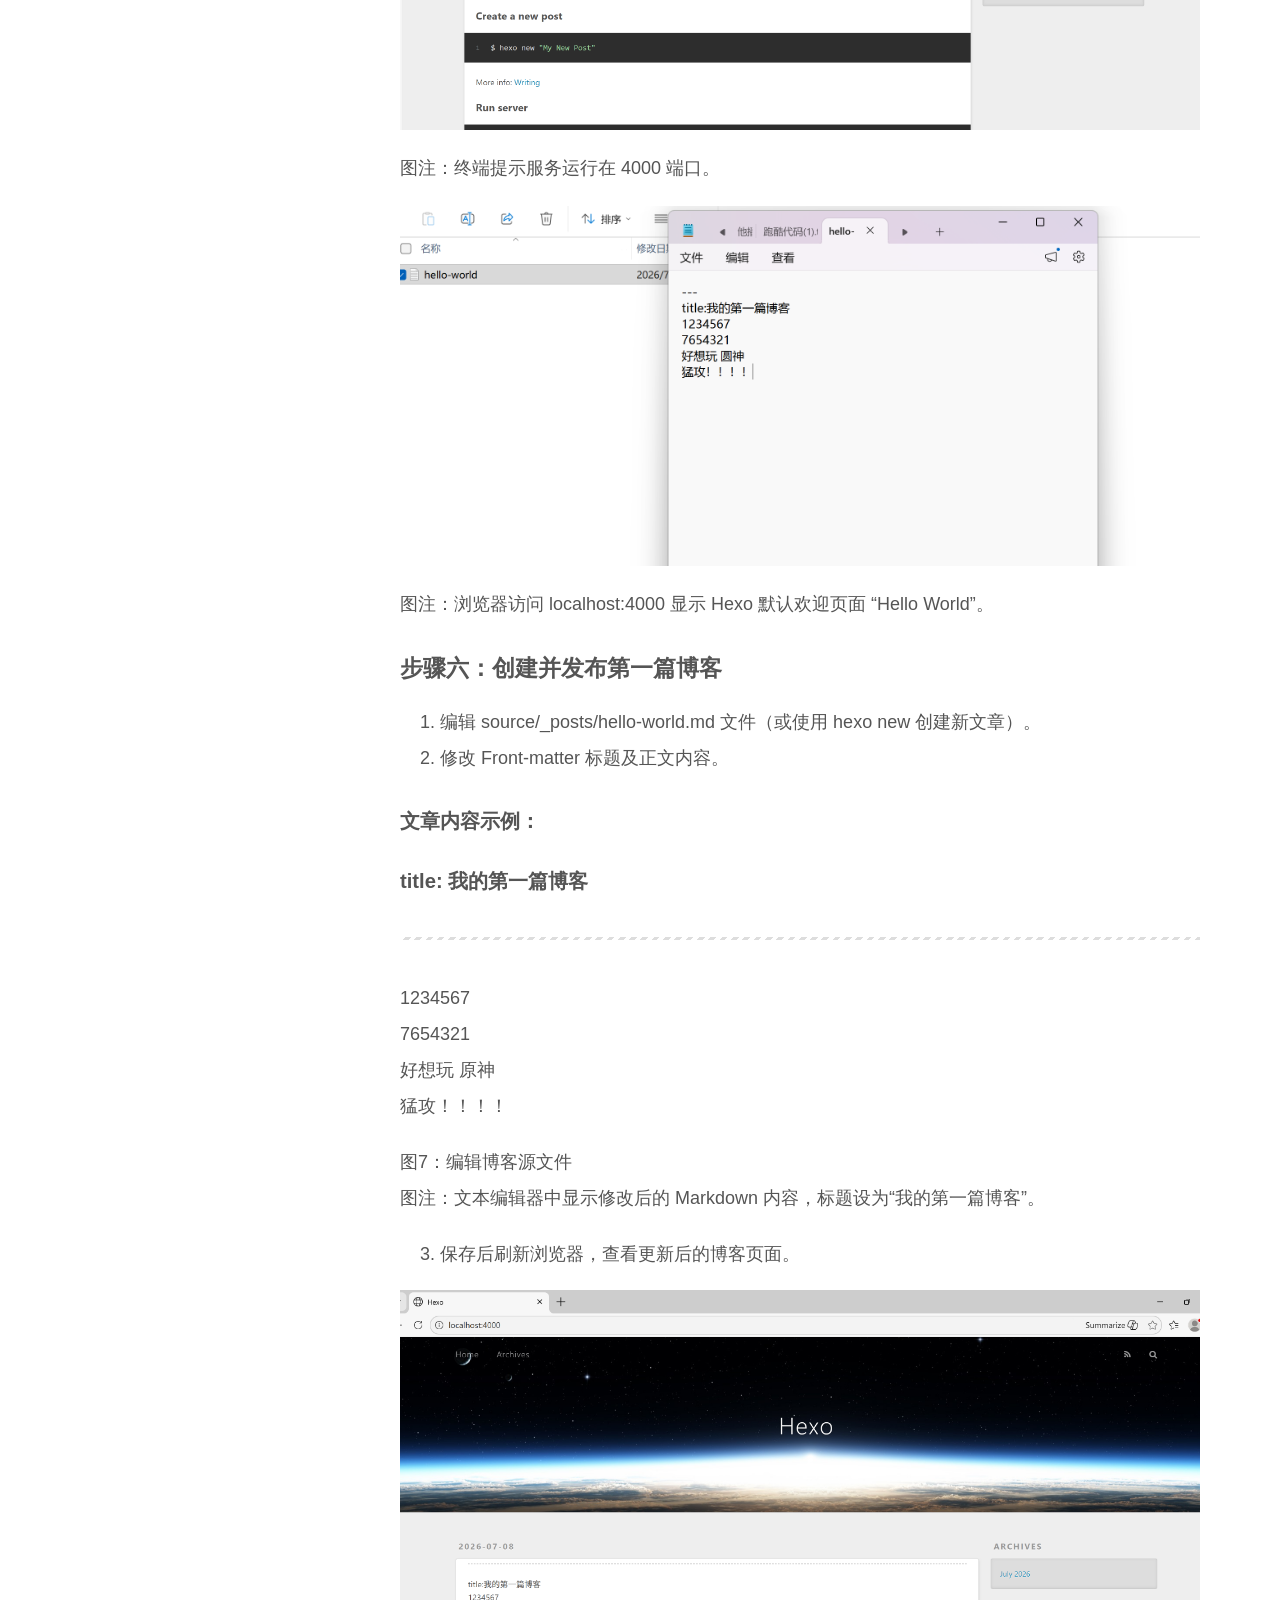
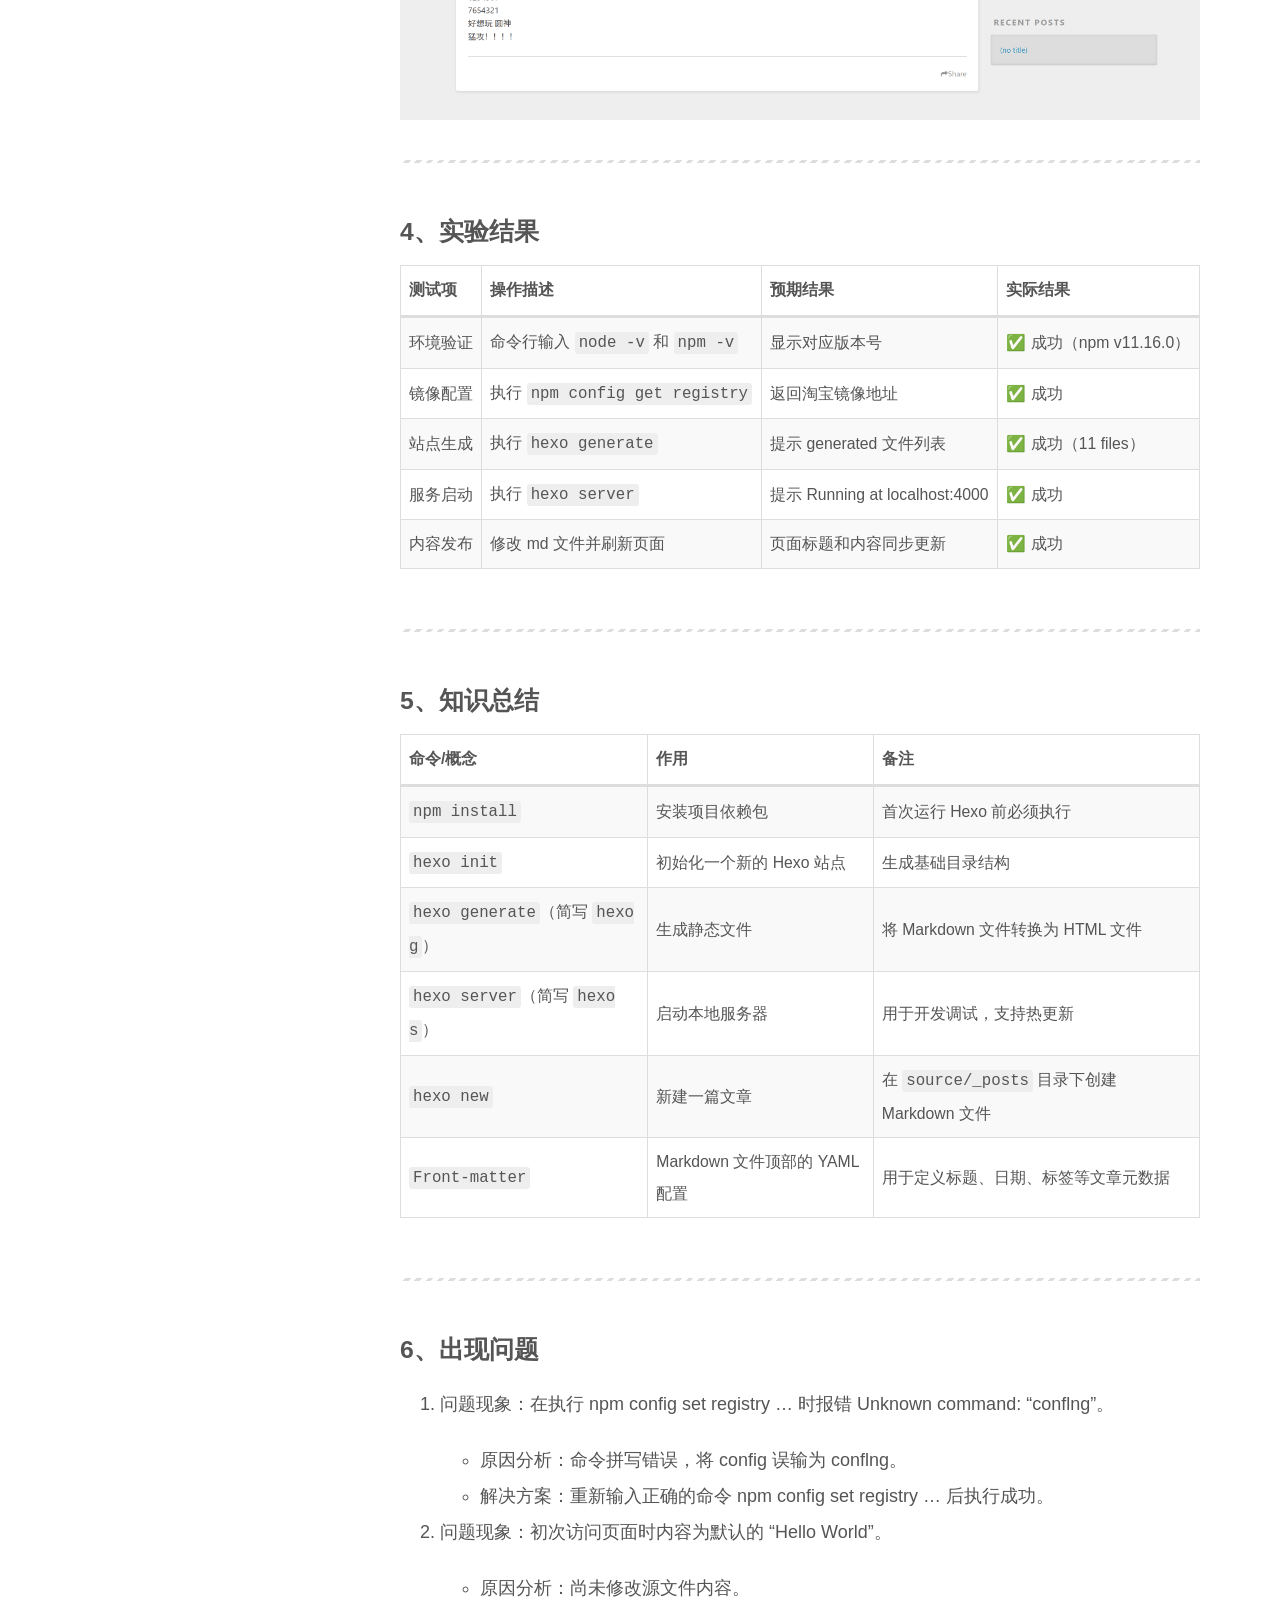
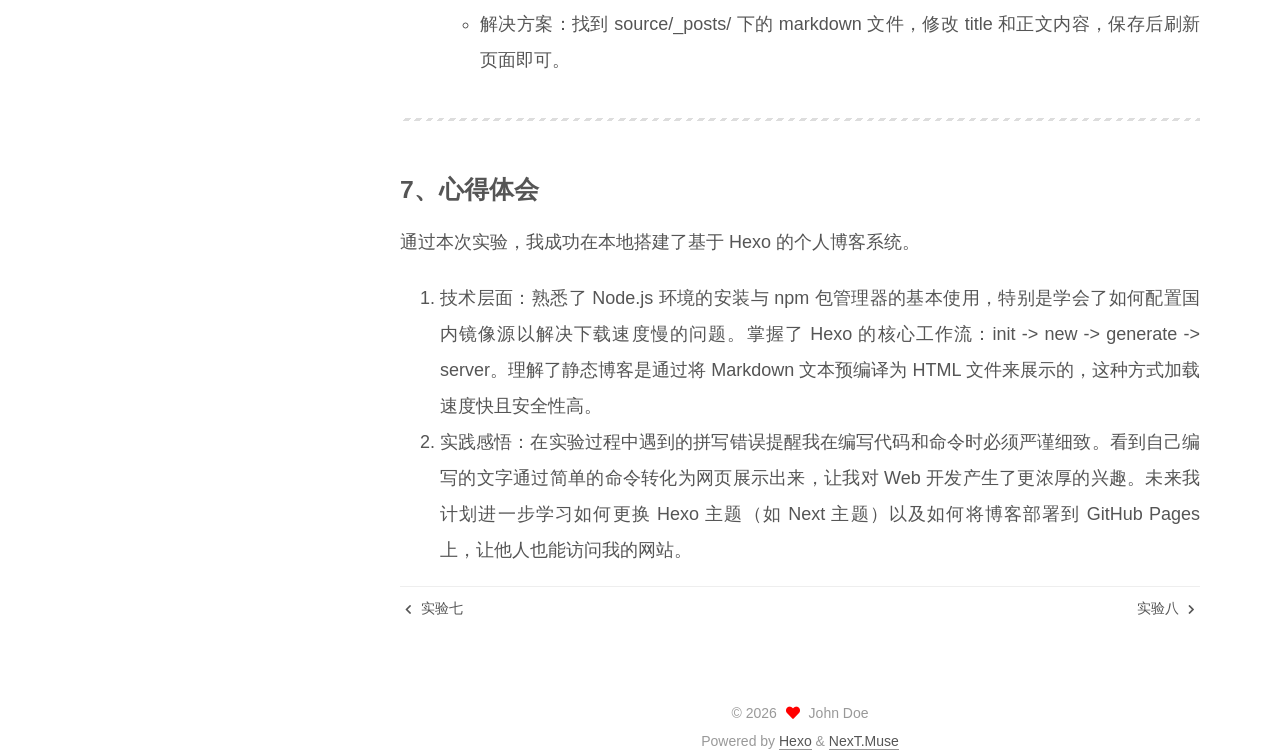
<file: 2026/07/09/lab2/index.html>
<!DOCTYPE html>
<html lang="en">
<head>
  <meta charset="UTF-8">
<meta name="viewport" content="width=device-width, initial-scale=1, maximum-scale=2">
<meta name="theme-color" content="#222">
<meta name="generator" content="Hexo 8.1.2">
  <link rel="apple-touch-icon" sizes="180x180" href="/images/apple-touch-icon-next.png">
  <link rel="icon" type="image/png" sizes="32x32" href="/images/favicon-32x32-next.png">
  <link rel="icon" type="image/png" sizes="16x16" href="/images/favicon-16x16-next.png">
  <link rel="mask-icon" href="/images/logo.svg" color="#222">

<link rel="stylesheet" href="/css/main.css">


<link rel="stylesheet" href="/lib/font-awesome/css/all.min.css">

<script id="hexo-configurations">
    var NexT = window.NexT || {};
    var CONFIG = {"hostname":"example.com","root":"/","scheme":"Muse","version":"7.8.0","exturl":false,"sidebar":{"position":"left","display":"post","padding":18,"offset":12,"onmobile":false},"copycode":{"enable":false,"show_result":false,"style":null},"back2top":{"enable":true,"sidebar":false,"scrollpercent":false},"bookmark":{"enable":false,"color":"#222","save":"auto"},"fancybox":false,"mediumzoom":false,"lazyload":false,"pangu":false,"comments":{"style":"tabs","active":null,"storage":true,"lazyload":false,"nav":null},"algolia":{"hits":{"per_page":10},"labels":{"input_placeholder":"Search for Posts","hits_empty":"We didn't find any results for the search: ${query}","hits_stats":"${hits} results found in ${time} ms"}},"localsearch":{"enable":false,"trigger":"auto","top_n_per_article":1,"unescape":false,"preload":false},"motion":{"enable":true,"async":false,"transition":{"post_block":"fadeIn","post_header":"slideDownIn","post_body":"slideDownIn","coll_header":"slideLeftIn","sidebar":"slideUpIn"}}};
  </script>

  <meta name="description" content="实验二：基于 Hexo 的静态博客搭建与发布1、实验目的本次实验旨在通过安装并配置 Node.js 环境，使用 Hexo 框架在本地搭建个人静态博客系统。掌握 Hexo 的基本命令（初始化、生成、服务器启动），学会创建新文章及修改 Markdown 内容，并最终实现博客的本地预览与发布流程，理解静态网站生成器的工作原理。  2、实验环境 操作系统：Windows 10&#x2F;11 (64位)">
<meta property="og:type" content="article">
<meta property="og:title" content="实验二">
<meta property="og:url" content="http://example.com/2026/07/09/lab2/index.html">
<meta property="og:site_name" content="Hexo">
<meta property="og:description" content="实验二：基于 Hexo 的静态博客搭建与发布1、实验目的本次实验旨在通过安装并配置 Node.js 环境，使用 Hexo 框架在本地搭建个人静态博客系统。掌握 Hexo 的基本命令（初始化、生成、服务器启动），学会创建新文章及修改 Markdown 内容，并最终实现博客的本地预览与发布流程，理解静态网站生成器的工作原理。  2、实验环境 操作系统：Windows 10&#x2F;11 (64位)">
<meta property="og:locale" content="en_US">
<meta property="og:image" content="http://example.com/2026/07/09/lab2/1-1-1.png">
<meta property="og:image" content="http://example.com/2026/07/09/lab2/1-1-3.png">
<meta property="og:image" content="http://example.com/2026/07/09/lab2/1-1-4.png">
<meta property="og:image" content="http://example.com/2026/07/09/lab2/1-1-5.png">
<meta property="og:image" content="http://example.com/2026/07/09/lab2/1-1-6.png">
<meta property="og:image" content="http://example.com/2026/07/09/lab2/1-1-7.png">
<meta property="article:published_time" content="2026-07-08T16:00:00.000Z">
<meta property="article:modified_time" content="2026-07-09T05:17:28.146Z">
<meta property="article:author" content="John Doe">
<meta name="twitter:card" content="summary">
<meta name="twitter:image" content="http://example.com/2026/07/09/lab2/1-1-1.png">

<link rel="canonical" href="http://example.com/2026/07/09/lab2/">


<script id="page-configurations">
  // https://hexo.io/docs/variables.html
  CONFIG.page = {
    sidebar: "",
    isHome : false,
    isPost : true,
    lang   : 'en'
  };
</script>

  <title>实验二 | Hexo</title>
  






  <noscript>
  <style>
  .use-motion .brand,
  .use-motion .menu-item,
  .sidebar-inner,
  .use-motion .post-block,
  .use-motion .pagination,
  .use-motion .comments,
  .use-motion .post-header,
  .use-motion .post-body,
  .use-motion .collection-header { opacity: initial; }

  .use-motion .site-title,
  .use-motion .site-subtitle {
    opacity: initial;
    top: initial;
  }

  .use-motion .logo-line-before i { left: initial; }
  .use-motion .logo-line-after i { right: initial; }
  </style>
</noscript>

</head>

<body itemscope itemtype="http://schema.org/WebPage">
  <div class="container use-motion">
    <div class="headband"></div>

    <header class="header" itemscope itemtype="http://schema.org/WPHeader">
      <div class="header-inner"><div class="site-brand-container">
  <div class="site-nav-toggle">
    <div class="toggle" aria-label="Toggle navigation bar">
      <span class="toggle-line toggle-line-first"></span>
      <span class="toggle-line toggle-line-middle"></span>
      <span class="toggle-line toggle-line-last"></span>
    </div>
  </div>

  <div class="site-meta">

    <a href="/" class="brand" rel="start">
      <span class="logo-line-before"><i></i></span>
      <h1 class="site-title">Hexo</h1>
      <span class="logo-line-after"><i></i></span>
    </a>
  </div>

  <div class="site-nav-right">
    <div class="toggle popup-trigger">
    </div>
  </div>
</div>




<nav class="site-nav">
  <ul id="menu" class="main-menu menu">
        <li class="menu-item menu-item-home">

    <a href="/" rel="section"><i class="fa fa-home fa-fw"></i>Home</a>

  </li>
        <li class="menu-item menu-item-archives">

    <a href="/archives/" rel="section"><i class="fa fa-archive fa-fw"></i>Archives</a>

  </li>
  </ul>
</nav>




</div>
    </header>

    
  <div class="back-to-top">
    <i class="fa fa-arrow-up"></i>
    <span>0%</span>
  </div>


    <main class="main">
      <div class="main-inner">
        <div class="content-wrap">
          

          <div class="content post posts-expand">
            

    
  
  
  <article itemscope itemtype="http://schema.org/Article" class="post-block" lang="en">
    <link itemprop="mainEntityOfPage" href="http://example.com/2026/07/09/lab2/">

    <span hidden itemprop="author" itemscope itemtype="http://schema.org/Person">
      <meta itemprop="image" content="/images/avatar.gif">
      <meta itemprop="name" content="John Doe">
      <meta itemprop="description" content="">
    </span>

    <span hidden itemprop="publisher" itemscope itemtype="http://schema.org/Organization">
      <meta itemprop="name" content="Hexo">
    </span>
      <header class="post-header">
        <h1 class="post-title" itemprop="name headline">
          实验二
        </h1>

        <div class="post-meta">
            <span class="post-meta-item">
              <span class="post-meta-item-icon">
                <i class="far fa-calendar"></i>
              </span>
              <span class="post-meta-item-text">Posted on</span>
              

              <time title="Created: 2026-07-09 00:00:00 / Modified: 13:17:28" itemprop="dateCreated datePublished" datetime="2026-07-09T00:00:00+08:00">2026-07-09</time>
            </span>

          

        </div>
      </header>

    
    
    
    <div class="post-body" itemprop="articleBody">

      
        <h1 id="实验二：基于-Hexo-的静态博客搭建与发布"><a href="#实验二：基于-Hexo-的静态博客搭建与发布" class="headerlink" title="实验二：基于 Hexo 的静态博客搭建与发布"></a>实验二：基于 Hexo 的静态博客搭建与发布</h1><h2 id="1、实验目的"><a href="#1、实验目的" class="headerlink" title="1、实验目的"></a>1、实验目的</h2><p>本次实验旨在通过安装并配置 Node.js 环境，使用 Hexo 框架在本地搭建个人静态博客系统。掌握 Hexo 的基本命令（初始化、生成、服务器启动），学会创建新文章及修改 Markdown 内容，并最终实现博客的本地预览与发布流程，理解静态网站生成器的工作原理。</p>
<hr>
<h2 id="2、实验环境"><a href="#2、实验环境" class="headerlink" title="2、实验环境"></a>2、实验环境</h2><ul>
<li>操作系统：Windows 10&#x2F;11 (64位)</li>
<li>核心软件：Node.js (v24.x), npm (v11.16.0)</li>
<li>博客框架：Hexo</li>
<li>代码&#x2F;文本编辑器：VS Code &#x2F; Notepad</li>
<li>终端工具：CMD &#x2F; Git Bash (MINGW64)</li>
<li>浏览器：Chrome &#x2F; Edge</li>
</ul>
<hr>
<h2 id="3、实验过程"><a href="#3、实验过程" class="headerlink" title="3、实验过程"></a>3、实验过程</h2><h3 id="步骤一：安装-Node-js-环境"><a href="#步骤一：安装-Node-js-环境" class="headerlink" title="步骤一：安装 Node.js 环境"></a>步骤一：安装 Node.js 环境</h3><ol>
<li>访问 Node.js 官网下载 Windows 安装包 (.msi)。</li>
<li>运行安装程序，按照向导提示完成安装。</li>
<li>安装完成后，验证安装是否成功。</li>
</ol>
<img src="/2026/07/09/lab2/1-1-1.png" class="" title="图1">
<p>图注：Node.js Setup Wizard 显示 “Node.js has been successfully installed”。</p>
<h3 id="步骤二：配置-npm-镜像源"><a href="#步骤二：配置-npm-镜像源" class="headerlink" title="步骤二：配置 npm 镜像源"></a>步骤二：配置 npm 镜像源</h3><p>由于国内网络环境原因，直接使用 npm 官方源速度较慢，需配置为淘宝镜像源。</p>
<ol>
<li>打开 CMD 命令行工具。</li>
<li>输入设置命令（注意拼写）：npm config set registry <a target="_blank" rel="noopener" href="https://registry.npmmirror.com/">https://registry.npmmirror.com</a></li>
<li>验证配置是否生效：npm config get registry</li>
</ol>

<p>图注：CMD 中执行 npm config get registry 返回 <a target="_blank" rel="noopener" href="https://registry.npmmirror.com,且/">https://registry.npmmirror.com，且</a> npm -v 显示版本为 11.16.0。</p>
<h3 id="步骤三：Hexo-初始化与目录结构确认"><a href="#步骤三：Hexo-初始化与目录结构确认" class="headerlink" title="步骤三：Hexo 初始化与目录结构确认"></a>步骤三：Hexo 初始化与目录结构确认</h3><ol>
<li>使用 Hexo 命令初始化博客文件夹（此处假设已在 D:blog 下完成初始化）。</li>
</ol>
<img src="/2026/07/09/lab2/1-1-3.png" class="" title="图3">
<p>图注：文件资源管理器显示 my-blog 目录下包含 .github, node_modules, scaffolds, source, themes 等文件夹。</p>
<h3 id="步骤四：生成本地静态页面"><a href="#步骤四：生成本地静态页面" class="headerlink" title="步骤四：生成本地静态页面"></a>步骤四：生成本地静态页面</h3><p>进入项目根目录，使用 Git Bash 终端执行生成命令，将 Markdown 文件编译为 HTML。</p>
<p> hexo generate<br>INFO  Validating config<br>INFO  Start processing<br>INFO  Files loaded in 85 ms<br>INFO  Generated: archives&#x2F;index.html<br>…<br>INFO  11 files generated in 158 ms</p>
<img src="/2026/07/09/lab2/1-1-4.png" class="" title="图4">
<p>图注：终端显示 “11 files generated”，表明静态文件生成成功。</p>
<h3 id="步骤五：启动本地服务器与预览"><a href="#步骤五：启动本地服务器与预览" class="headerlink" title="步骤五：启动本地服务器与预览"></a>步骤五：启动本地服务器与预览</h3><p>执行启动服务命令，并在浏览器中访问。</p>
<p> hexo server<br>INFO  Validating config<br>INFO  Start processing<br>INFO  Hexo is running at <a target="_blank" rel="noopener" href="http://localhost:4000/">http://localhost:4000/</a> . Press Ctrl+C to stop.</p>
<img src="/2026/07/09/lab2/1-1-5.png" class="" title="图5">
<p>图注：终端提示服务运行在 4000 端口。</p>
<img src="/2026/07/09/lab2/1-1-6.png" class="" title="图6">
<p>图注：浏览器访问 localhost:4000 显示 Hexo 默认欢迎页面 “Hello World”。</p>
<h3 id="步骤六：创建并发布第一篇博客"><a href="#步骤六：创建并发布第一篇博客" class="headerlink" title="步骤六：创建并发布第一篇博客"></a>步骤六：创建并发布第一篇博客</h3><ol>
<li>编辑 source&#x2F;_posts&#x2F;hello-world.md 文件（或使用 hexo new 创建新文章）。</li>
<li>修改 Front-matter 标题及正文内容。</li>
</ol>
<h4 id="文章内容示例："><a href="#文章内容示例：" class="headerlink" title="文章内容示例："></a>文章内容示例：</h4><h4 id="title-我的第一篇博客"><a href="#title-我的第一篇博客" class="headerlink" title="title: 我的第一篇博客"></a>title: 我的第一篇博客</h4><hr>
<p>1234567<br>7654321<br>好想玩 原神<br>猛攻！！！！</p>
<p>图7：编辑博客源文件<br>图注：文本编辑器中显示修改后的 Markdown 内容，标题设为“我的第一篇博客”。</p>
<ol start="3">
<li>保存后刷新浏览器，查看更新后的博客页面。</li>
</ol>
<img src="/2026/07/09/lab2/1-1-7.png" class="" title="图7">

<hr>
<h2 id="4、实验结果"><a href="#4、实验结果" class="headerlink" title="4、实验结果"></a>4、实验结果</h2><table>
<thead>
<tr>
<th align="left">测试项</th>
<th align="left">操作描述</th>
<th align="left">预期结果</th>
<th align="left">实际结果</th>
</tr>
</thead>
<tbody><tr>
<td align="left">环境验证</td>
<td align="left">命令行输入 <code>node -v</code> 和 <code>npm -v</code></td>
<td align="left">显示对应版本号</td>
<td align="left">✅ 成功（npm v11.16.0）</td>
</tr>
<tr>
<td align="left">镜像配置</td>
<td align="left">执行 <code>npm config get registry</code></td>
<td align="left">返回淘宝镜像地址</td>
<td align="left">✅ 成功</td>
</tr>
<tr>
<td align="left">站点生成</td>
<td align="left">执行 <code>hexo generate</code></td>
<td align="left">提示 generated 文件列表</td>
<td align="left">✅ 成功（11 files）</td>
</tr>
<tr>
<td align="left">服务启动</td>
<td align="left">执行 <code>hexo server</code></td>
<td align="left">提示 Running at localhost:4000</td>
<td align="left">✅ 成功</td>
</tr>
<tr>
<td align="left">内容发布</td>
<td align="left">修改 md 文件并刷新页面</td>
<td align="left">页面标题和内容同步更新</td>
<td align="left">✅ 成功</td>
</tr>
</tbody></table>
<hr>
<h2 id="5、知识总结"><a href="#5、知识总结" class="headerlink" title="5、知识总结"></a>5、知识总结</h2><table>
<thead>
<tr>
<th align="left">命令&#x2F;概念</th>
<th align="left">作用</th>
<th align="left">备注</th>
</tr>
</thead>
<tbody><tr>
<td align="left"><code>npm install</code></td>
<td align="left">安装项目依赖包</td>
<td align="left">首次运行 Hexo 前必须执行</td>
</tr>
<tr>
<td align="left"><code>hexo init</code></td>
<td align="left">初始化一个新的 Hexo 站点</td>
<td align="left">生成基础目录结构</td>
</tr>
<tr>
<td align="left"><code>hexo generate</code>（简写 <code>hexo g</code>）</td>
<td align="left">生成静态文件</td>
<td align="left">将 Markdown 文件转换为 HTML 文件</td>
</tr>
<tr>
<td align="left"><code>hexo server</code>（简写 <code>hexo s</code>）</td>
<td align="left">启动本地服务器</td>
<td align="left">用于开发调试，支持热更新</td>
</tr>
<tr>
<td align="left"><code>hexo new</code></td>
<td align="left">新建一篇文章</td>
<td align="left">在 <code>source/_posts</code> 目录下创建 Markdown 文件</td>
</tr>
<tr>
<td align="left"><code>Front-matter</code></td>
<td align="left">Markdown 文件顶部的 YAML 配置</td>
<td align="left">用于定义标题、日期、标签等文章元数据</td>
</tr>
</tbody></table>
<hr>
<h2 id="6、出现问题"><a href="#6、出现问题" class="headerlink" title="6、出现问题"></a>6、出现问题</h2><ol>
<li><p>问题现象：在执行 npm config set registry … 时报错 Unknown command: “conflng”。</p>
<ul>
<li>原因分析：命令拼写错误，将 config 误输为 conflng。</li>
<li>解决方案：重新输入正确的命令 npm config set registry … 后执行成功。</li>
</ul>
</li>
<li><p>问题现象：初次访问页面时内容为默认的 “Hello World”。</p>
<ul>
<li>原因分析：尚未修改源文件内容。</li>
<li>解决方案：找到 source&#x2F;_posts&#x2F; 下的 markdown 文件，修改 title 和正文内容，保存后刷新页面即可。</li>
</ul>
</li>
</ol>
<hr>
<h2 id="7、心得体会"><a href="#7、心得体会" class="headerlink" title="7、心得体会"></a>7、心得体会</h2><p>通过本次实验，我成功在本地搭建了基于 Hexo 的个人博客系统。</p>
<ol>
<li>技术层面：熟悉了 Node.js 环境的安装与 npm 包管理器的基本使用，特别是学会了如何配置国内镜像源以解决下载速度慢的问题。掌握了 Hexo 的核心工作流：init -&gt; new -&gt; generate -&gt; server。理解了静态博客是通过将 Markdown 文本预编译为 HTML 文件来展示的，这种方式加载速度快且安全性高。</li>
<li>实践感悟：在实验过程中遇到的拼写错误提醒我在编写代码和命令时必须严谨细致。看到自己编写的文字通过简单的命令转化为网页展示出来，让我对 Web 开发产生了更浓厚的兴趣。未来我计划进一步学习如何更换 Hexo 主题（如 Next 主题）以及如何将博客部署到 GitHub Pages 上，让他人也能访问我的网站。</li>
</ol>

    </div>

    
    
    

      <footer class="post-footer">

        


        
    <div class="post-nav">
      <div class="post-nav-item">
    <a href="/2026/07/09/lab7/" rel="prev" title="实验七">
      <i class="fa fa-chevron-left"></i> 实验七
    </a></div>
      <div class="post-nav-item">
    <a href="/2026/07/09/lab8/" rel="next" title="实验八">
      实验八 <i class="fa fa-chevron-right"></i>
    </a></div>
    </div>
      </footer>
    
  </article>
  
  
  



          </div>
          

<script>
  window.addEventListener('tabs:register', () => {
    let { activeClass } = CONFIG.comments;
    if (CONFIG.comments.storage) {
      activeClass = localStorage.getItem('comments_active') || activeClass;
    }
    if (activeClass) {
      let activeTab = document.querySelector(`a[href="#comment-${activeClass}"]`);
      if (activeTab) {
        activeTab.click();
      }
    }
  });
  if (CONFIG.comments.storage) {
    window.addEventListener('tabs:click', event => {
      if (!event.target.matches('.tabs-comment .tab-content .tab-pane')) return;
      let commentClass = event.target.classList[1];
      localStorage.setItem('comments_active', commentClass);
    });
  }
</script>

        </div>
          
  
  <div class="toggle sidebar-toggle">
    <span class="toggle-line toggle-line-first"></span>
    <span class="toggle-line toggle-line-middle"></span>
    <span class="toggle-line toggle-line-last"></span>
  </div>

  <aside class="sidebar">
    <div class="sidebar-inner">

      <ul class="sidebar-nav motion-element">
        <li class="sidebar-nav-toc">
          Table of Contents
        </li>
        <li class="sidebar-nav-overview">
          Overview
        </li>
      </ul>

      <!--noindex-->
      <div class="post-toc-wrap sidebar-panel">
          <div class="post-toc motion-element"><ol class="nav"><li class="nav-item nav-level-1"><a class="nav-link" href="#%E5%AE%9E%E9%AA%8C%E4%BA%8C%EF%BC%9A%E5%9F%BA%E4%BA%8E-Hexo-%E7%9A%84%E9%9D%99%E6%80%81%E5%8D%9A%E5%AE%A2%E6%90%AD%E5%BB%BA%E4%B8%8E%E5%8F%91%E5%B8%83"><span class="nav-number">1.</span> <span class="nav-text">实验二：基于 Hexo 的静态博客搭建与发布</span></a><ol class="nav-child"><li class="nav-item nav-level-2"><a class="nav-link" href="#1%E3%80%81%E5%AE%9E%E9%AA%8C%E7%9B%AE%E7%9A%84"><span class="nav-number">1.1.</span> <span class="nav-text">1、实验目的</span></a></li><li class="nav-item nav-level-2"><a class="nav-link" href="#2%E3%80%81%E5%AE%9E%E9%AA%8C%E7%8E%AF%E5%A2%83"><span class="nav-number">1.2.</span> <span class="nav-text">2、实验环境</span></a></li><li class="nav-item nav-level-2"><a class="nav-link" href="#3%E3%80%81%E5%AE%9E%E9%AA%8C%E8%BF%87%E7%A8%8B"><span class="nav-number">1.3.</span> <span class="nav-text">3、实验过程</span></a><ol class="nav-child"><li class="nav-item nav-level-3"><a class="nav-link" href="#%E6%AD%A5%E9%AA%A4%E4%B8%80%EF%BC%9A%E5%AE%89%E8%A3%85-Node-js-%E7%8E%AF%E5%A2%83"><span class="nav-number">1.3.1.</span> <span class="nav-text">步骤一：安装 Node.js 环境</span></a></li><li class="nav-item nav-level-3"><a class="nav-link" href="#%E6%AD%A5%E9%AA%A4%E4%BA%8C%EF%BC%9A%E9%85%8D%E7%BD%AE-npm-%E9%95%9C%E5%83%8F%E6%BA%90"><span class="nav-number">1.3.2.</span> <span class="nav-text">步骤二：配置 npm 镜像源</span></a></li><li class="nav-item nav-level-3"><a class="nav-link" href="#%E6%AD%A5%E9%AA%A4%E4%B8%89%EF%BC%9AHexo-%E5%88%9D%E5%A7%8B%E5%8C%96%E4%B8%8E%E7%9B%AE%E5%BD%95%E7%BB%93%E6%9E%84%E7%A1%AE%E8%AE%A4"><span class="nav-number">1.3.3.</span> <span class="nav-text">步骤三：Hexo 初始化与目录结构确认</span></a></li><li class="nav-item nav-level-3"><a class="nav-link" href="#%E6%AD%A5%E9%AA%A4%E5%9B%9B%EF%BC%9A%E7%94%9F%E6%88%90%E6%9C%AC%E5%9C%B0%E9%9D%99%E6%80%81%E9%A1%B5%E9%9D%A2"><span class="nav-number">1.3.4.</span> <span class="nav-text">步骤四：生成本地静态页面</span></a></li><li class="nav-item nav-level-3"><a class="nav-link" href="#%E6%AD%A5%E9%AA%A4%E4%BA%94%EF%BC%9A%E5%90%AF%E5%8A%A8%E6%9C%AC%E5%9C%B0%E6%9C%8D%E5%8A%A1%E5%99%A8%E4%B8%8E%E9%A2%84%E8%A7%88"><span class="nav-number">1.3.5.</span> <span class="nav-text">步骤五：启动本地服务器与预览</span></a></li><li class="nav-item nav-level-3"><a class="nav-link" href="#%E6%AD%A5%E9%AA%A4%E5%85%AD%EF%BC%9A%E5%88%9B%E5%BB%BA%E5%B9%B6%E5%8F%91%E5%B8%83%E7%AC%AC%E4%B8%80%E7%AF%87%E5%8D%9A%E5%AE%A2"><span class="nav-number">1.3.6.</span> <span class="nav-text">步骤六：创建并发布第一篇博客</span></a><ol class="nav-child"><li class="nav-item nav-level-4"><a class="nav-link" href="#%E6%96%87%E7%AB%A0%E5%86%85%E5%AE%B9%E7%A4%BA%E4%BE%8B%EF%BC%9A"><span class="nav-number">1.3.6.1.</span> <span class="nav-text">文章内容示例：</span></a></li><li class="nav-item nav-level-4"><a class="nav-link" href="#title-%E6%88%91%E7%9A%84%E7%AC%AC%E4%B8%80%E7%AF%87%E5%8D%9A%E5%AE%A2"><span class="nav-number">1.3.6.2.</span> <span class="nav-text">title: 我的第一篇博客</span></a></li></ol></li></ol></li><li class="nav-item nav-level-2"><a class="nav-link" href="#4%E3%80%81%E5%AE%9E%E9%AA%8C%E7%BB%93%E6%9E%9C"><span class="nav-number">1.4.</span> <span class="nav-text">4、实验结果</span></a></li><li class="nav-item nav-level-2"><a class="nav-link" href="#5%E3%80%81%E7%9F%A5%E8%AF%86%E6%80%BB%E7%BB%93"><span class="nav-number">1.5.</span> <span class="nav-text">5、知识总结</span></a></li><li class="nav-item nav-level-2"><a class="nav-link" href="#6%E3%80%81%E5%87%BA%E7%8E%B0%E9%97%AE%E9%A2%98"><span class="nav-number">1.6.</span> <span class="nav-text">6、出现问题</span></a></li><li class="nav-item nav-level-2"><a class="nav-link" href="#7%E3%80%81%E5%BF%83%E5%BE%97%E4%BD%93%E4%BC%9A"><span class="nav-number">1.7.</span> <span class="nav-text">7、心得体会</span></a></li></ol></li></ol></div>
      </div>
      <!--/noindex-->

      <div class="site-overview-wrap sidebar-panel">
        <div class="site-author motion-element" itemprop="author" itemscope itemtype="http://schema.org/Person">
  <p class="site-author-name" itemprop="name">John Doe</p>
  <div class="site-description" itemprop="description"></div>
</div>
<div class="site-state-wrap motion-element">
  <nav class="site-state">
      <div class="site-state-item site-state-posts">
          <a href="/archives/">
        
          <span class="site-state-item-count">7</span>
          <span class="site-state-item-name">posts</span>
        </a>
      </div>
  </nav>
</div>



      </div>

    </div>
  </aside>
  <div id="sidebar-dimmer"></div>


      </div>
    </main>

    <footer class="footer">
      <div class="footer-inner">
        

        

<div class="copyright">
  
  &copy; 
  <span itemprop="copyrightYear">2026</span>
  <span class="with-love">
    <i class="fa fa-heart"></i>
  </span>
  <span class="author" itemprop="copyrightHolder">John Doe</span>
</div>
  <div class="powered-by">Powered by <a href="https://hexo.io/" class="theme-link" rel="noopener" target="_blank">Hexo</a> & <a href="https://muse.theme-next.org/" class="theme-link" rel="noopener" target="_blank">NexT.Muse</a>
  </div>

        








      </div>
    </footer>
  </div>

  
  <script src="/lib/anime.min.js"></script>
  <script src="/lib/velocity/velocity.min.js"></script>
  <script src="/lib/velocity/velocity.ui.min.js"></script>

<script src="/js/utils.js"></script>

<script src="/js/motion.js"></script>


<script src="/js/schemes/muse.js"></script>


<script src="/js/next-boot.js"></script>




  















  

  

</body>
</html>
</file>
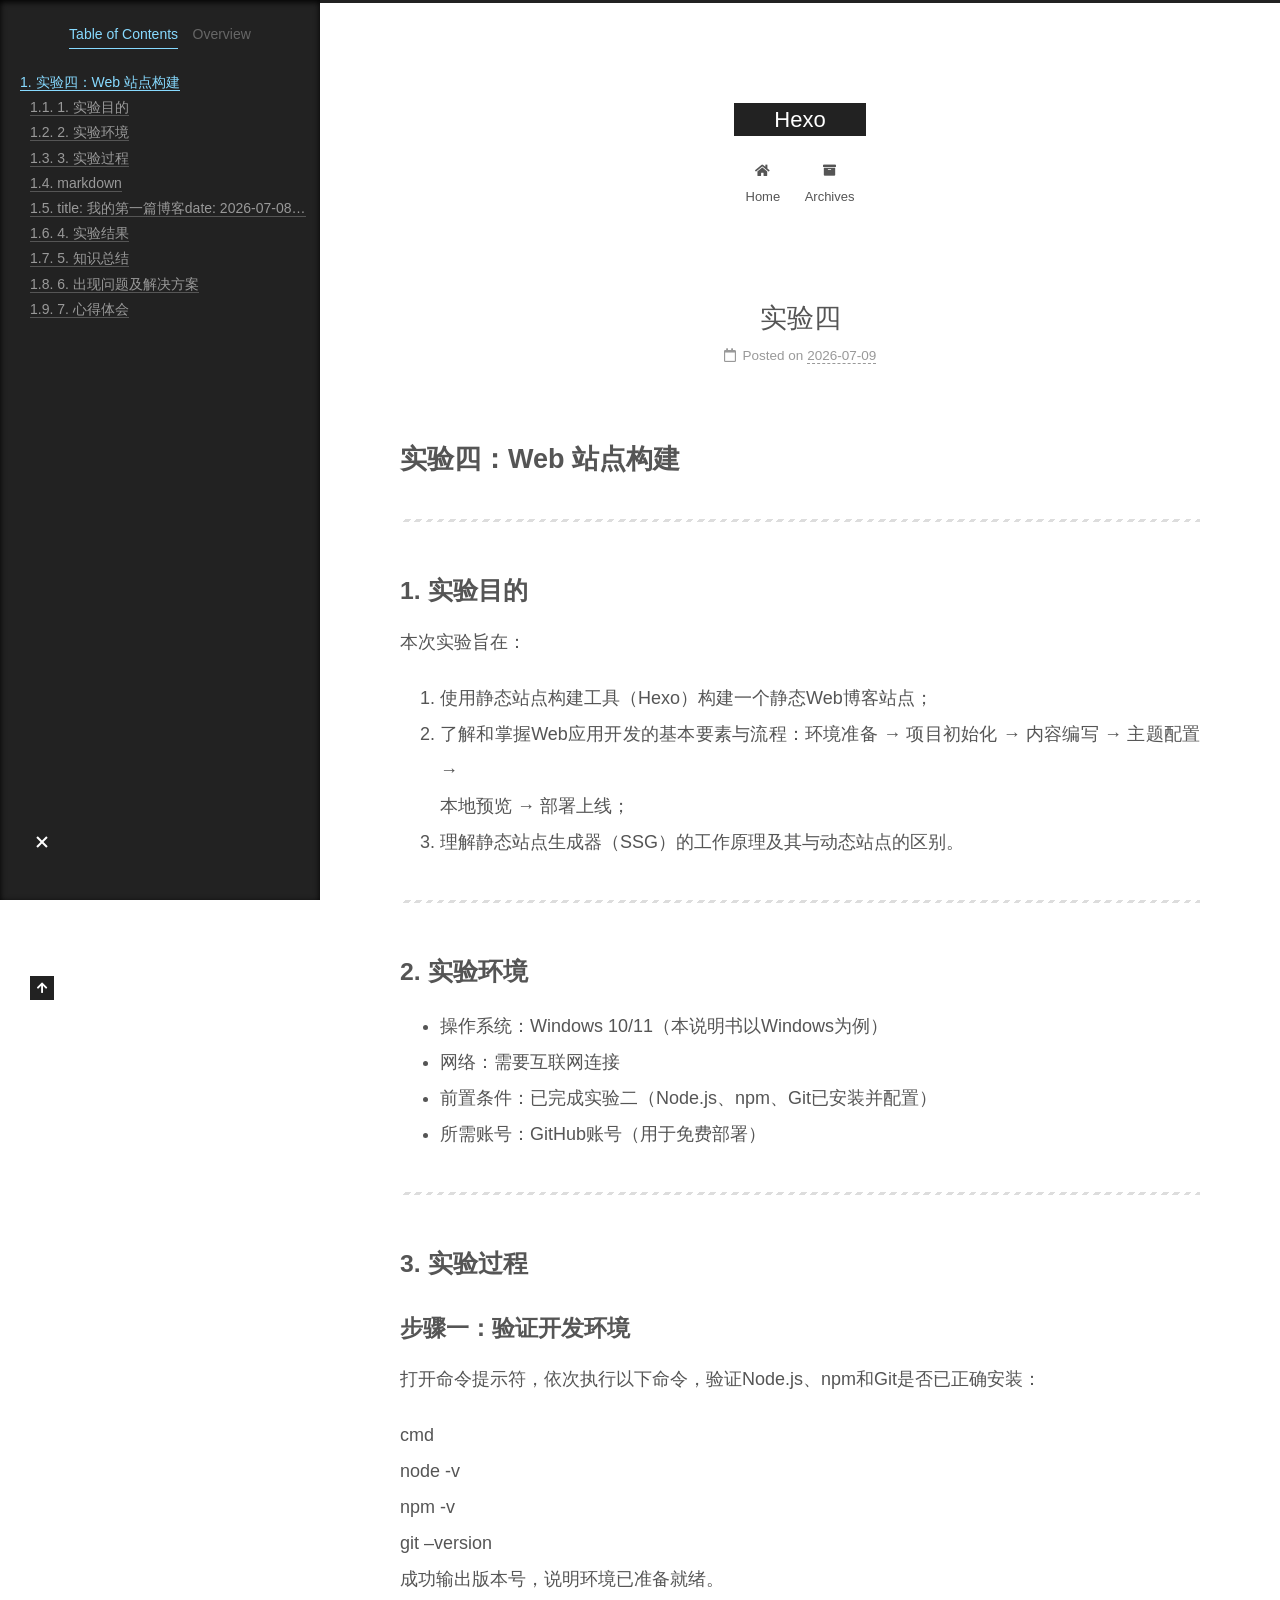
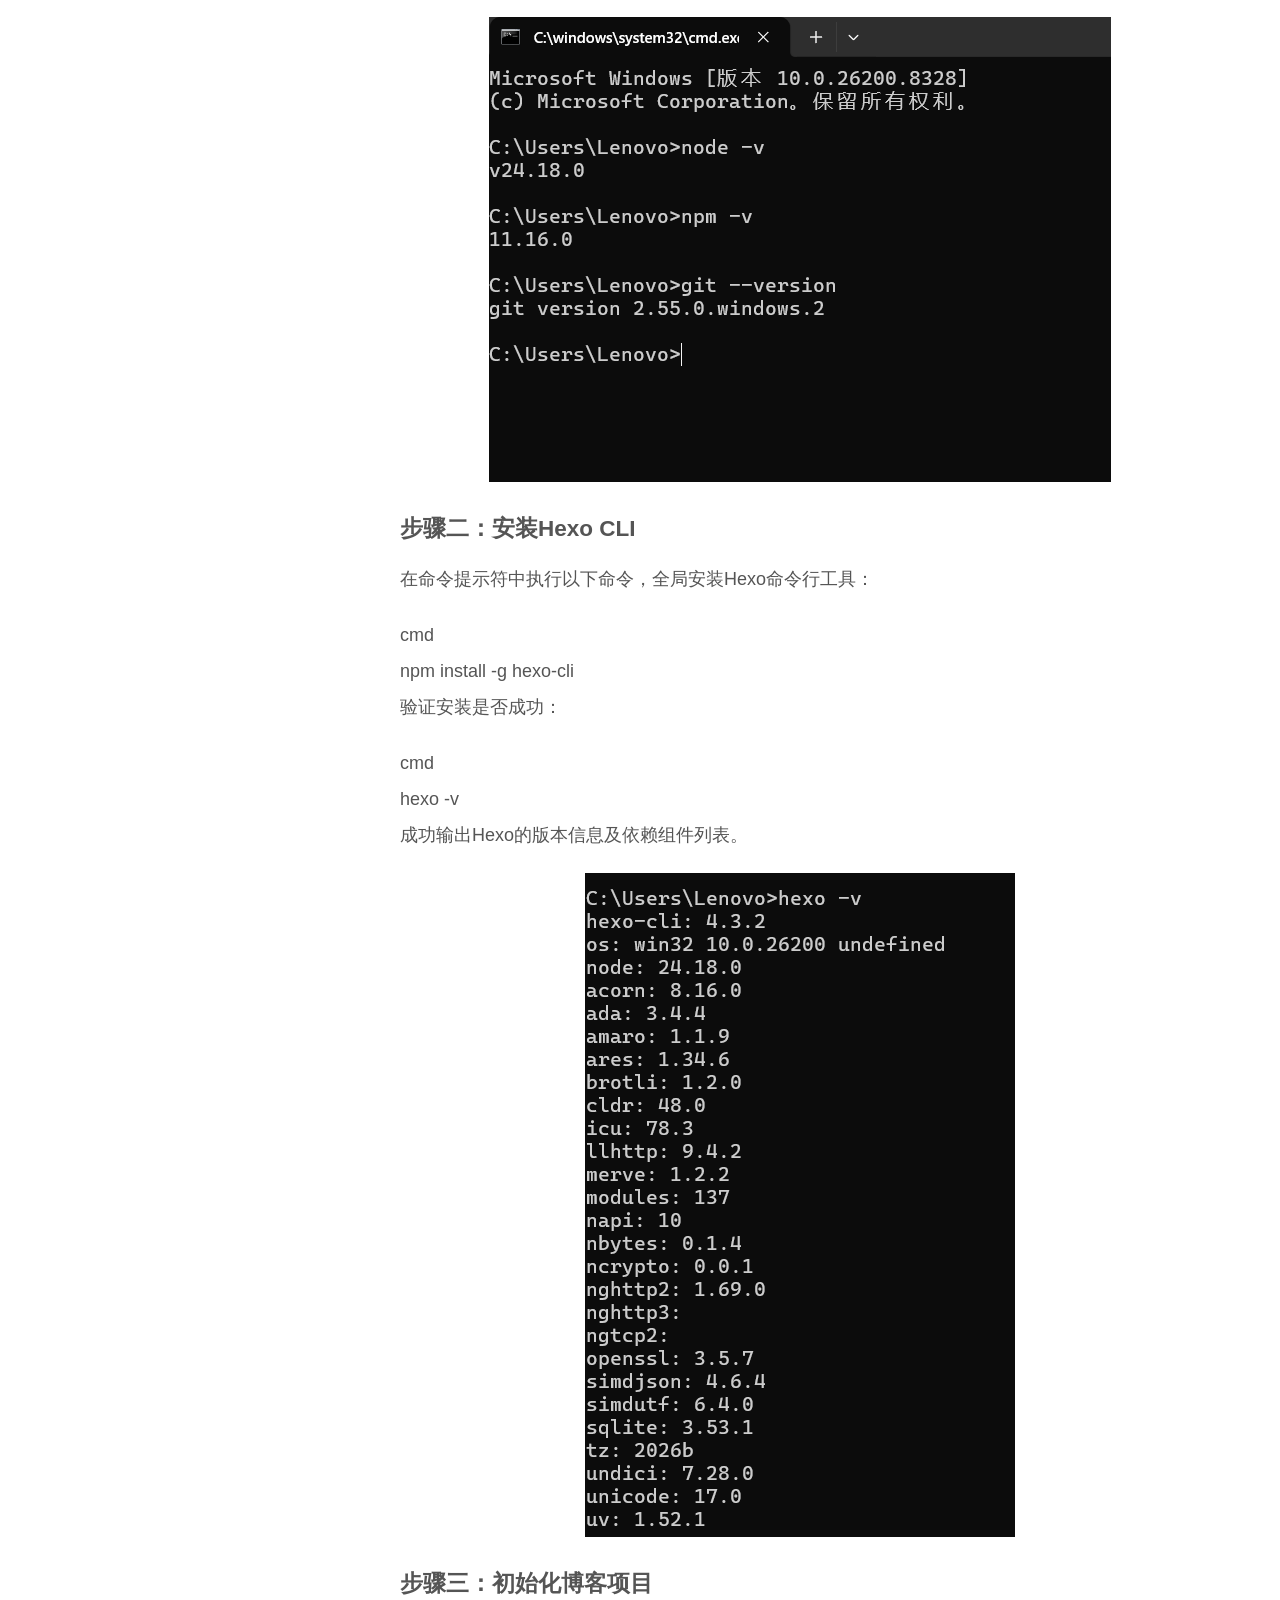
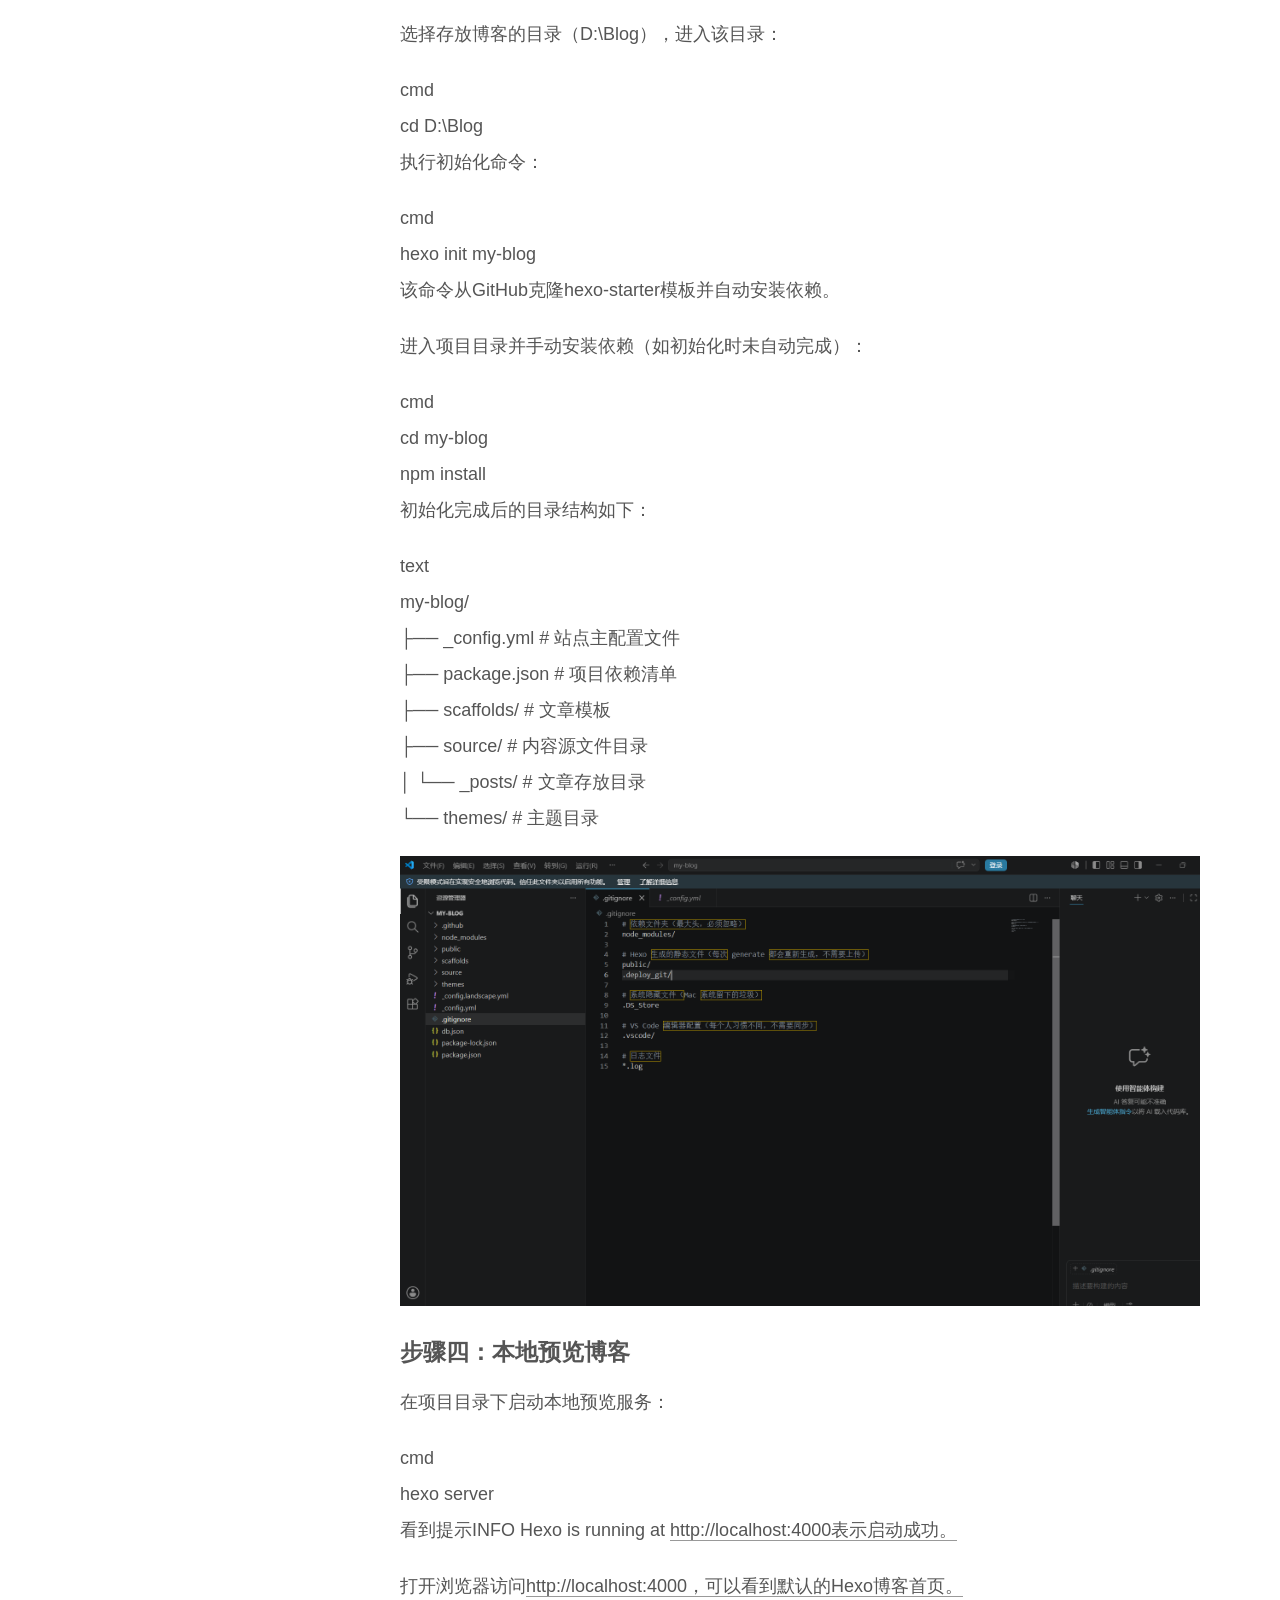
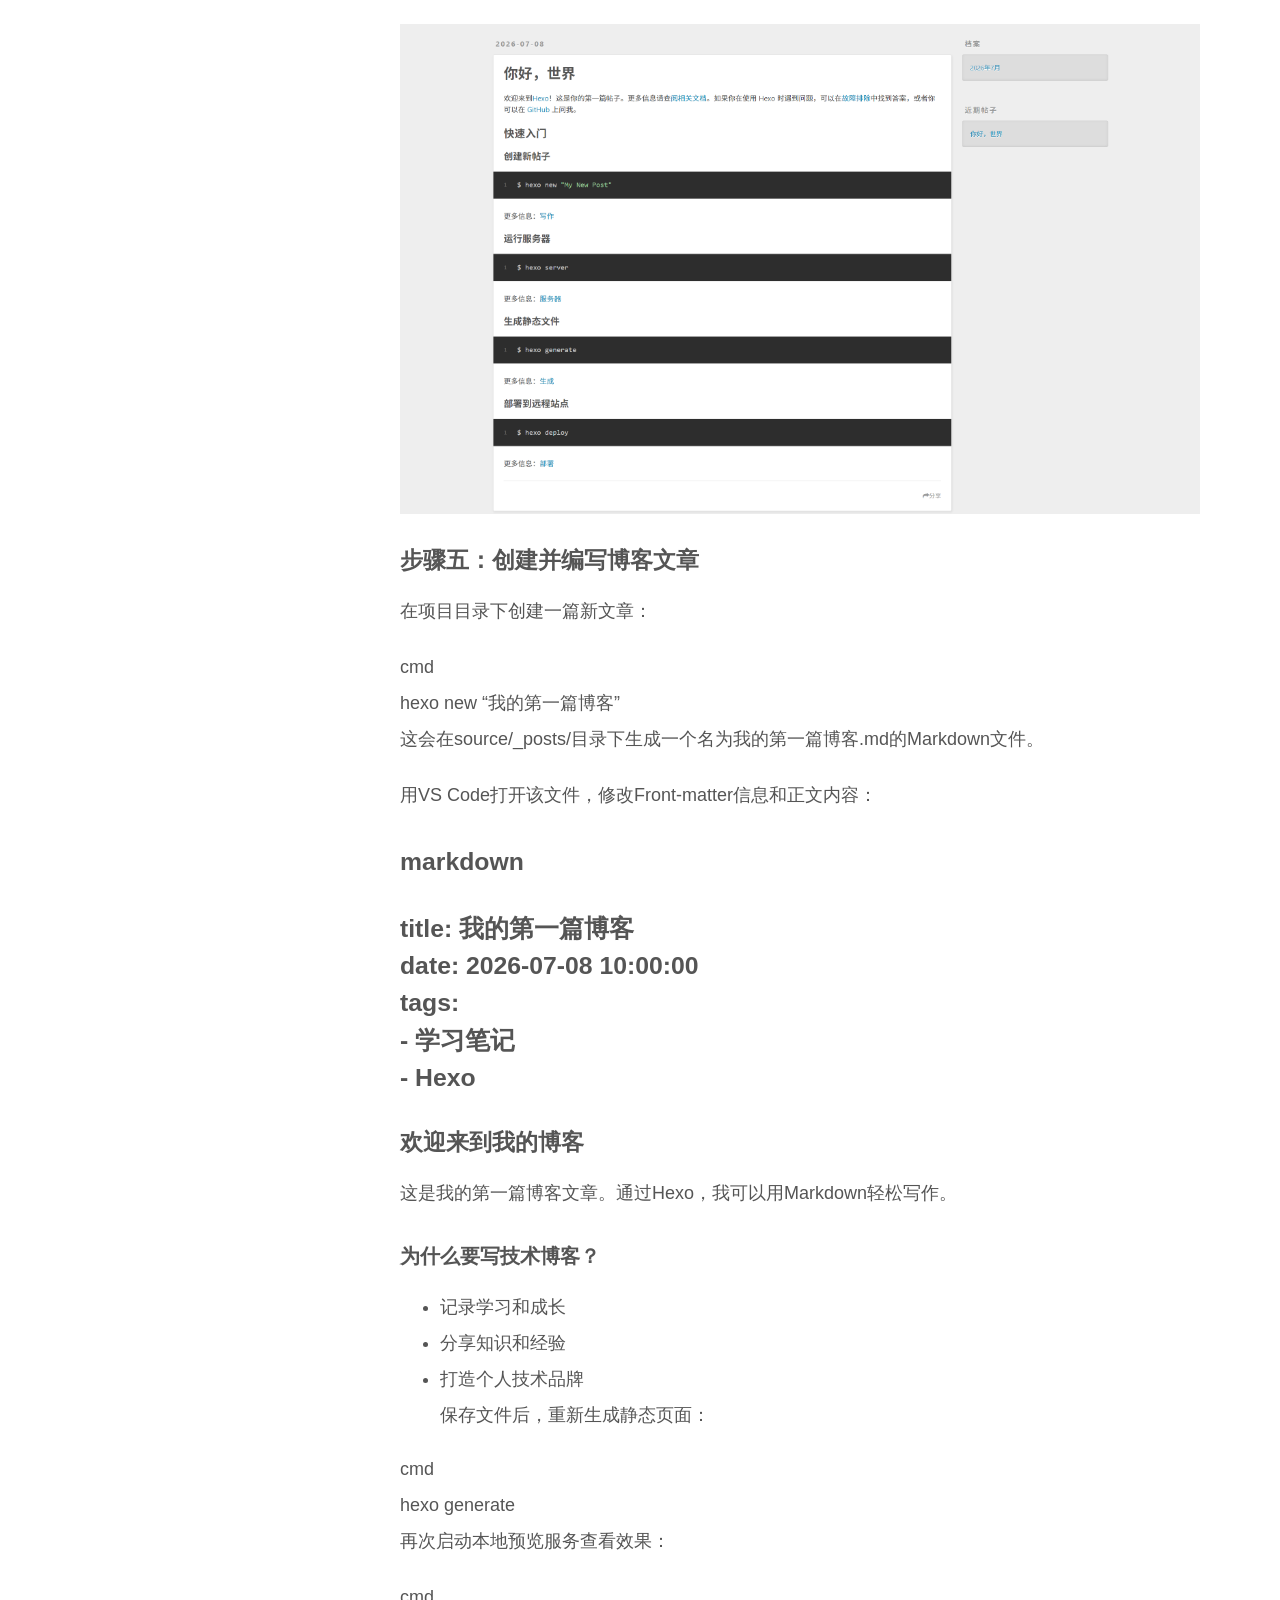
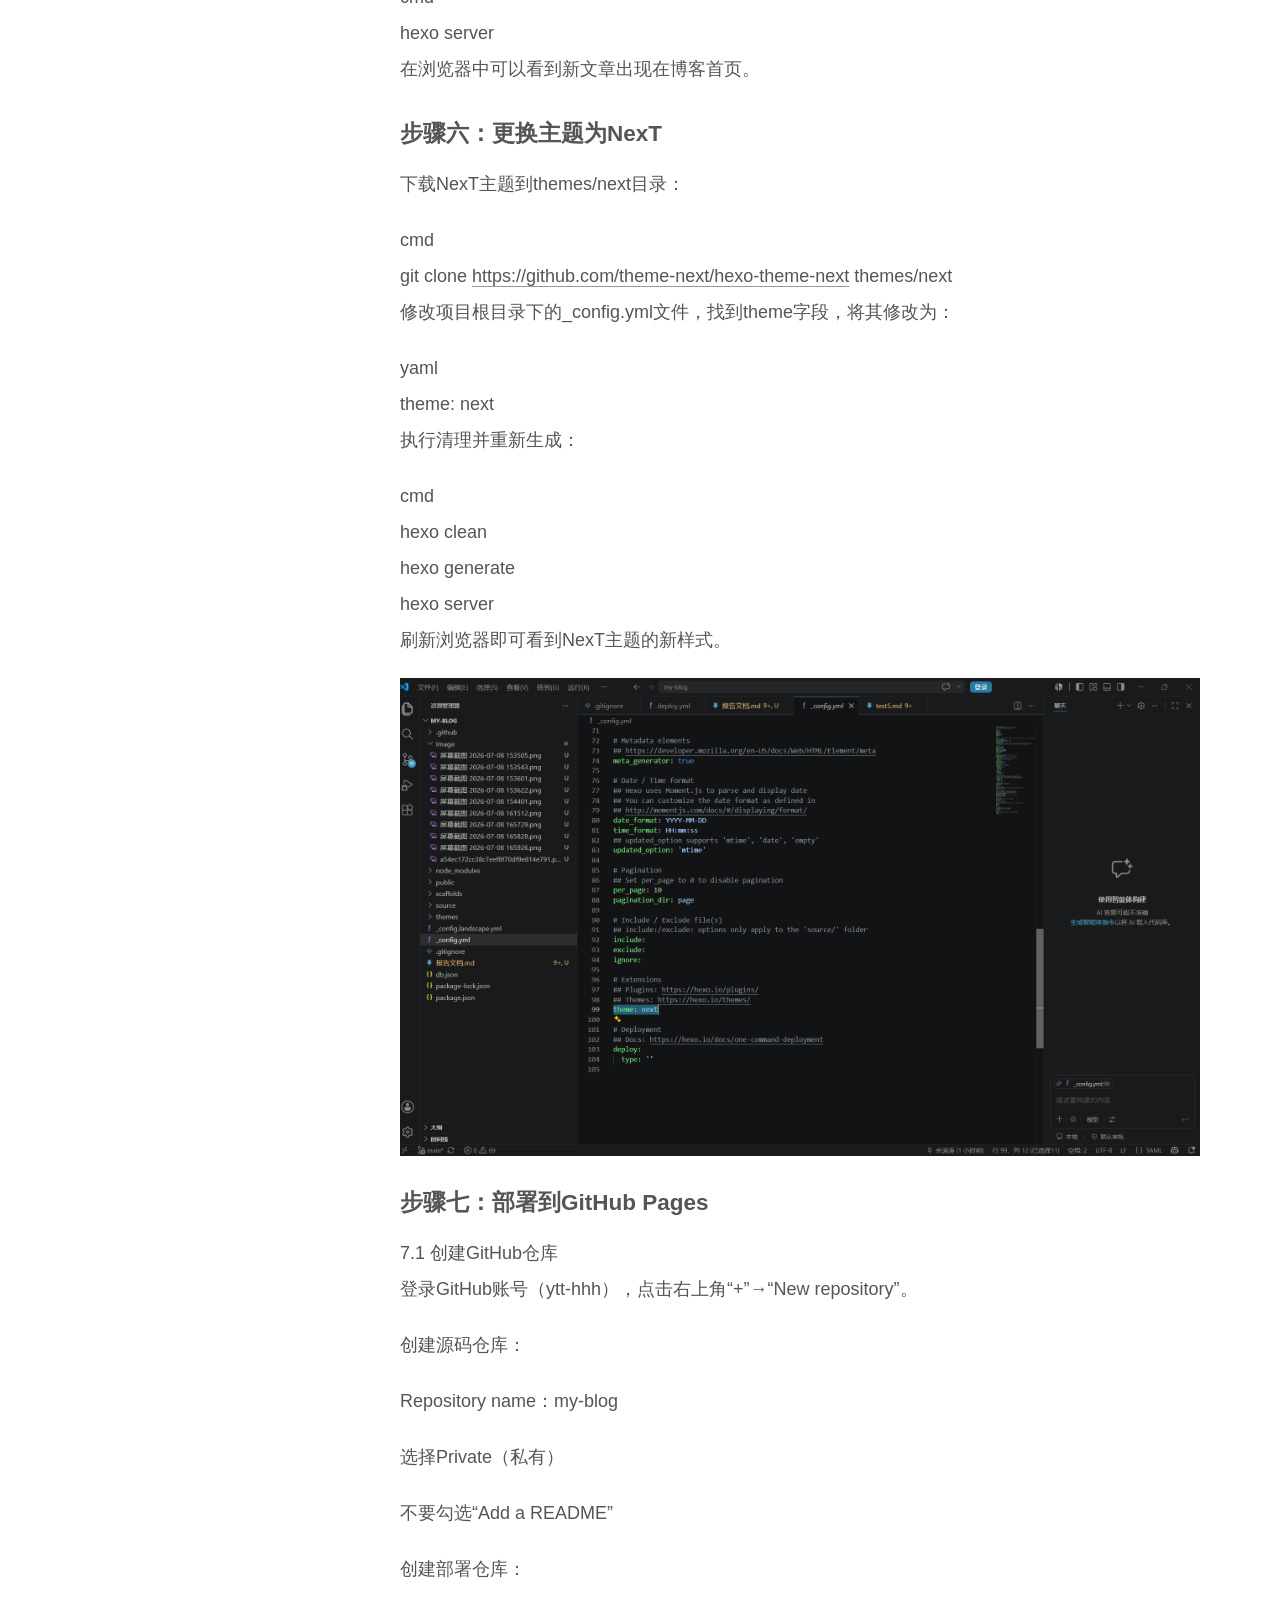
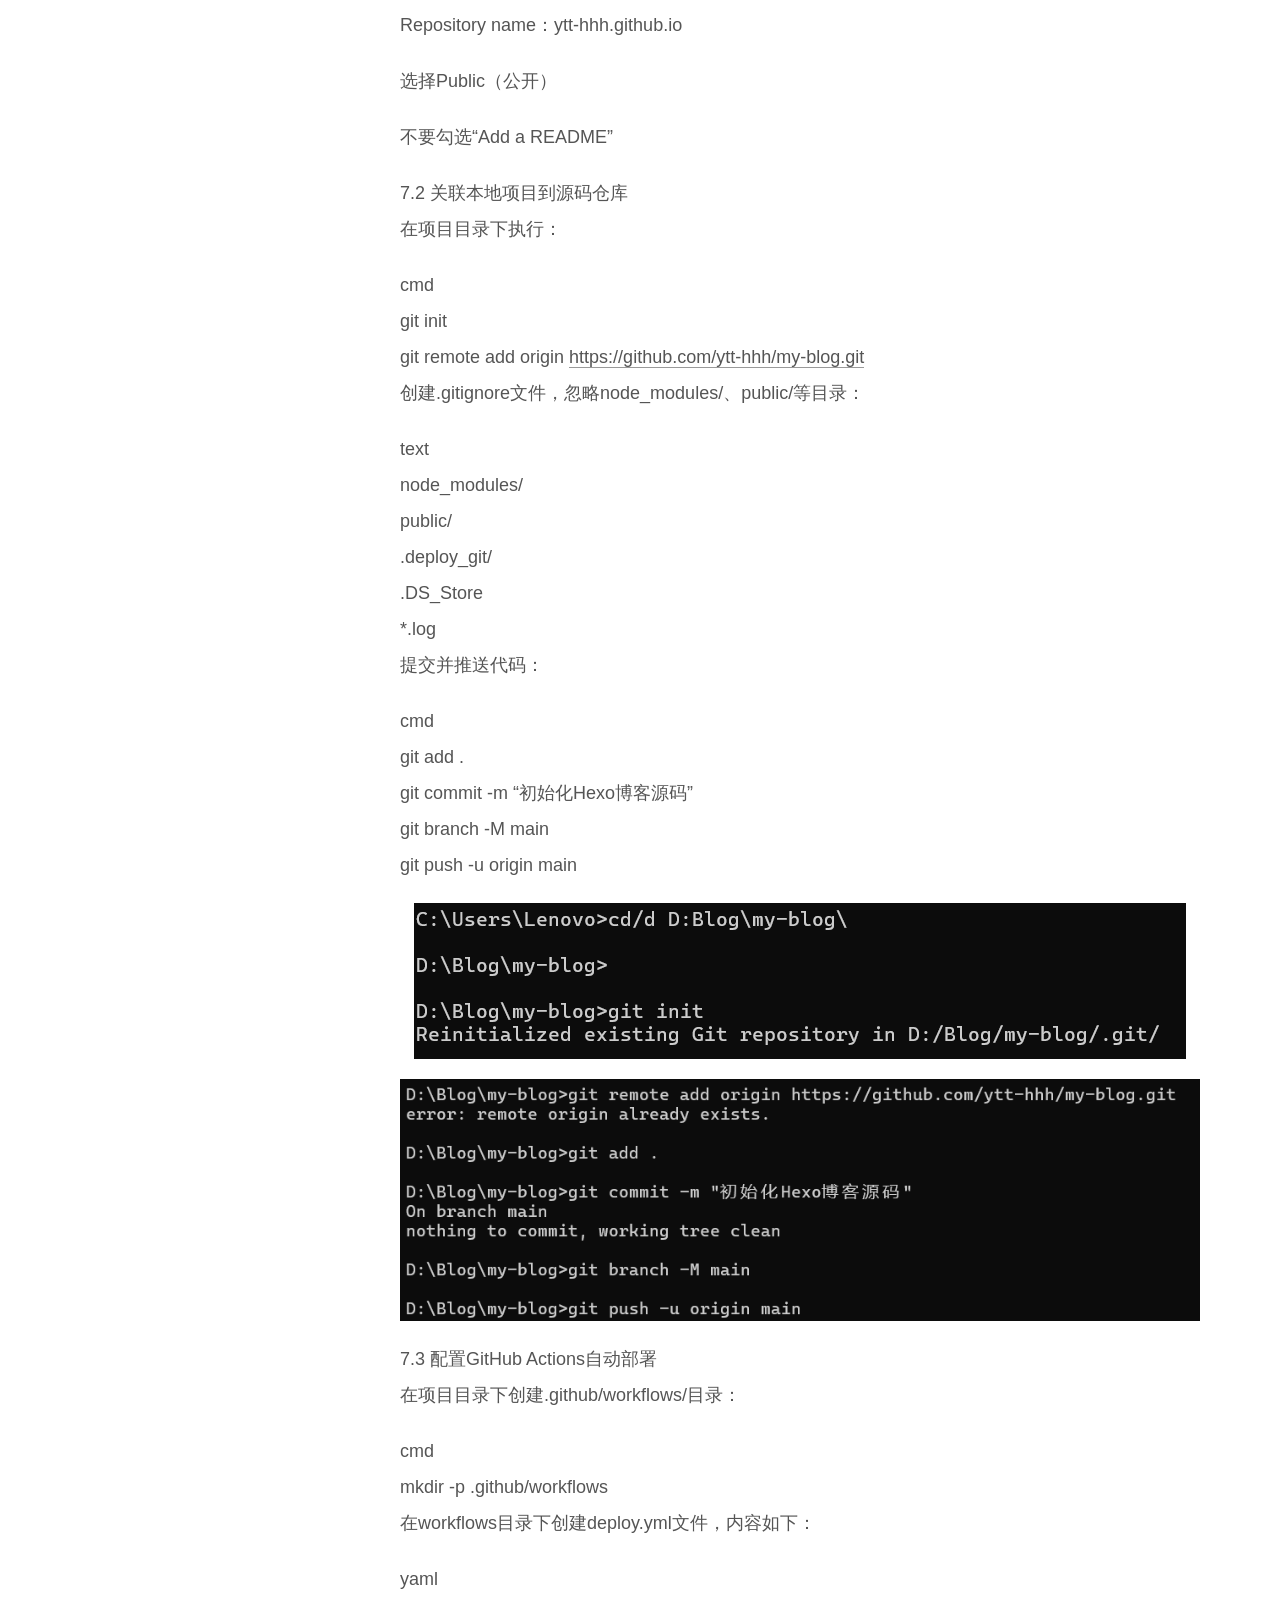
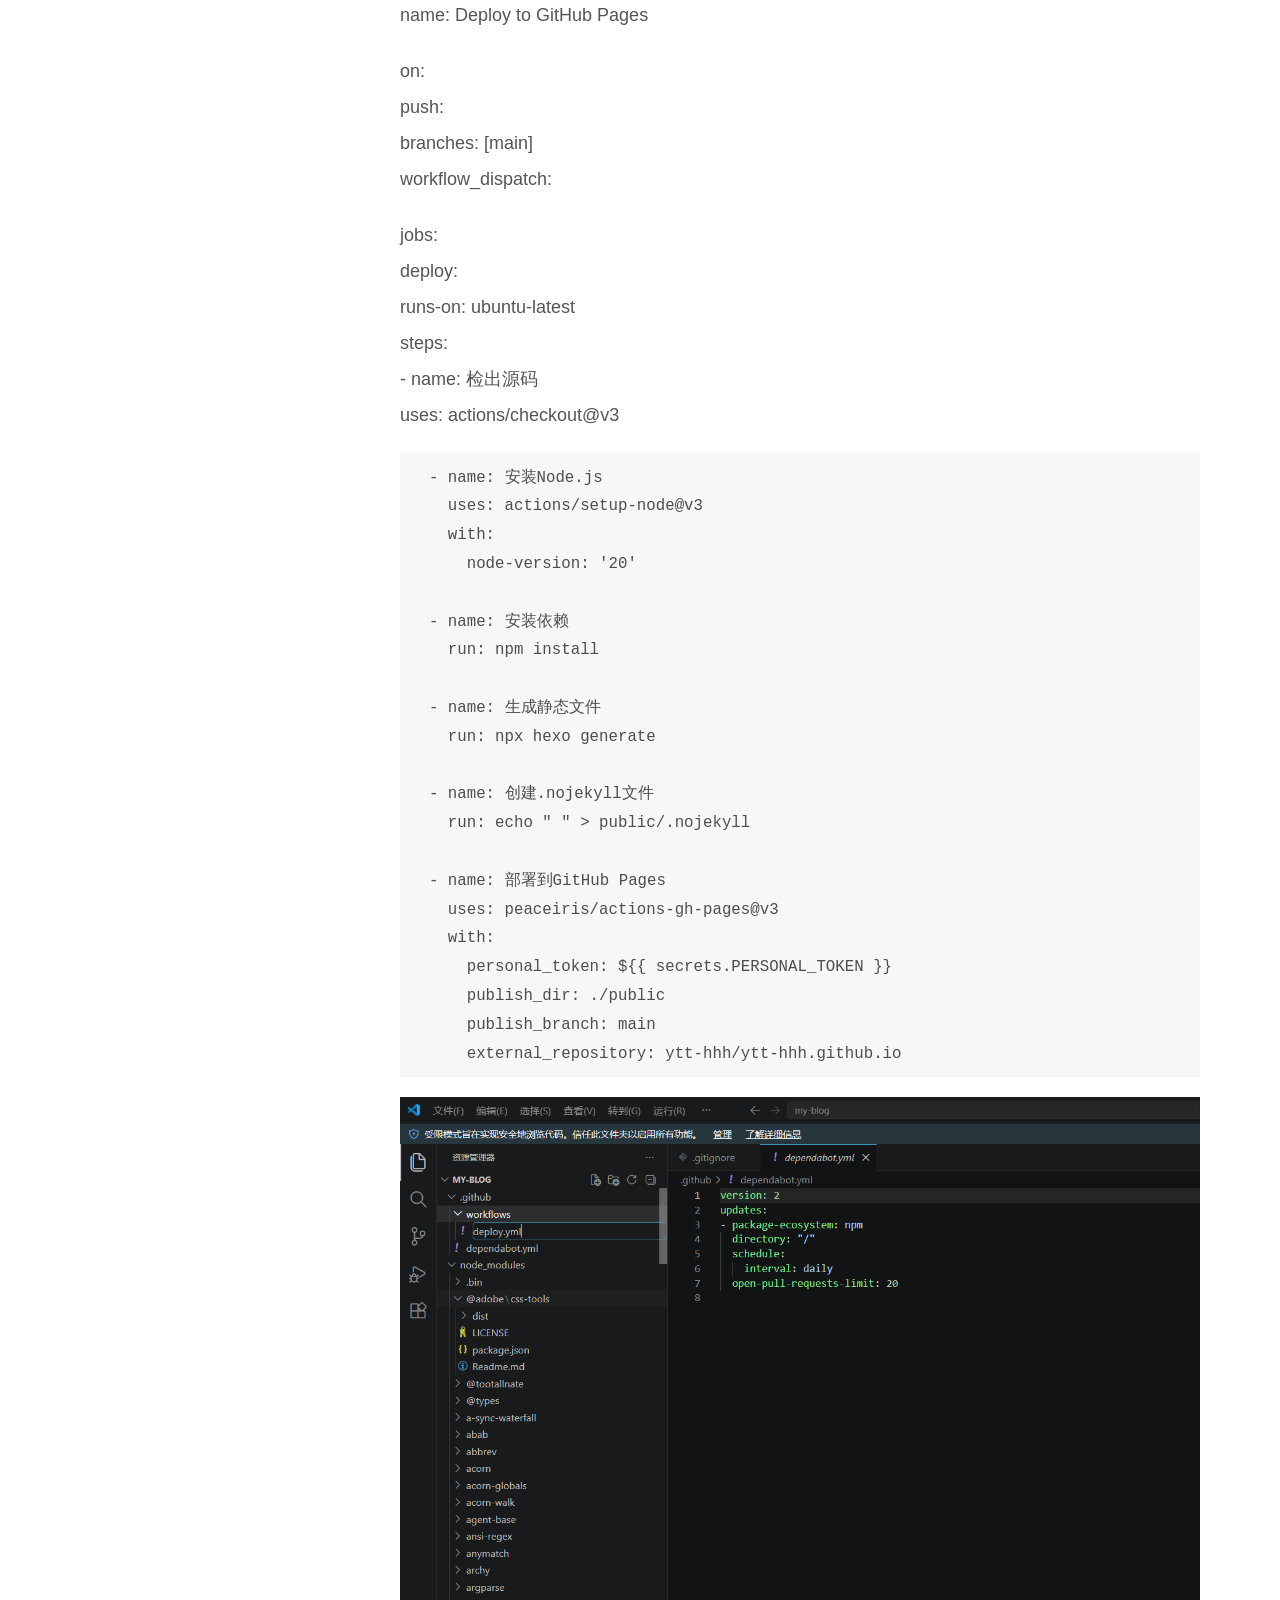
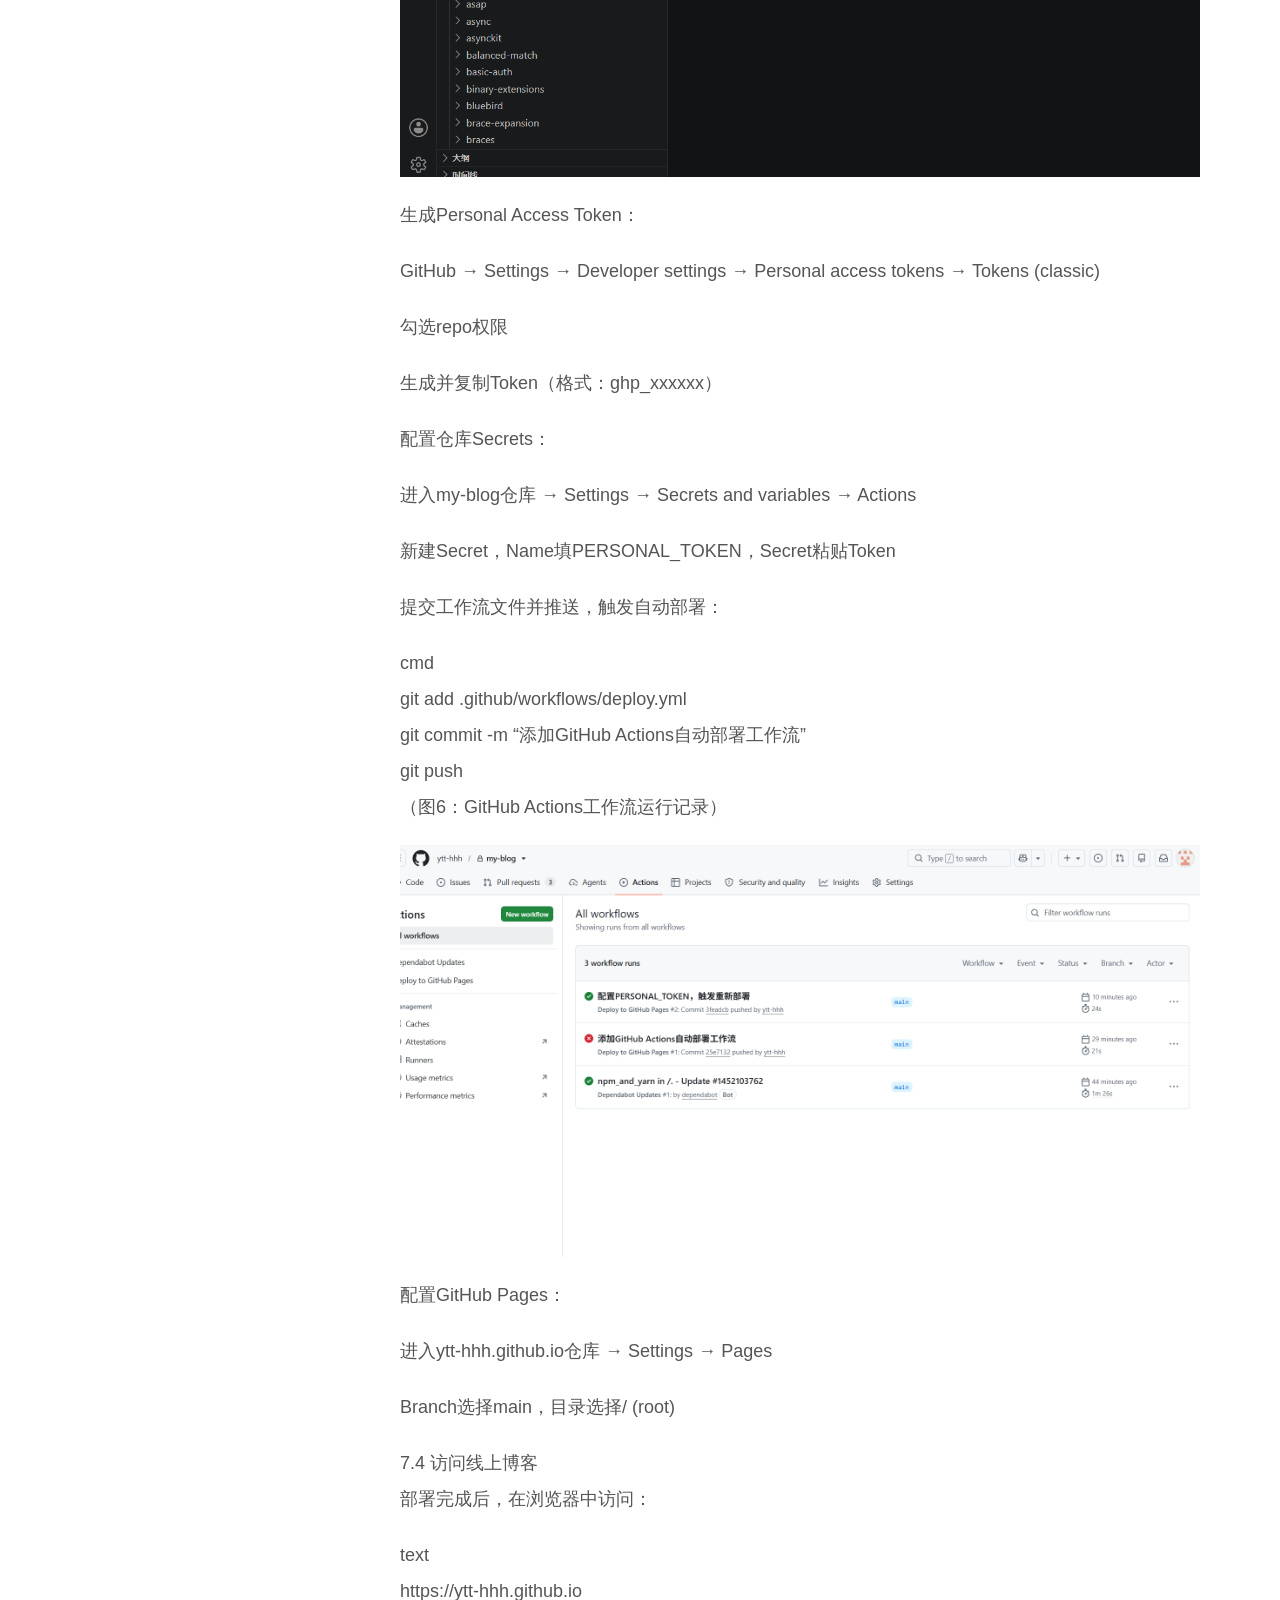
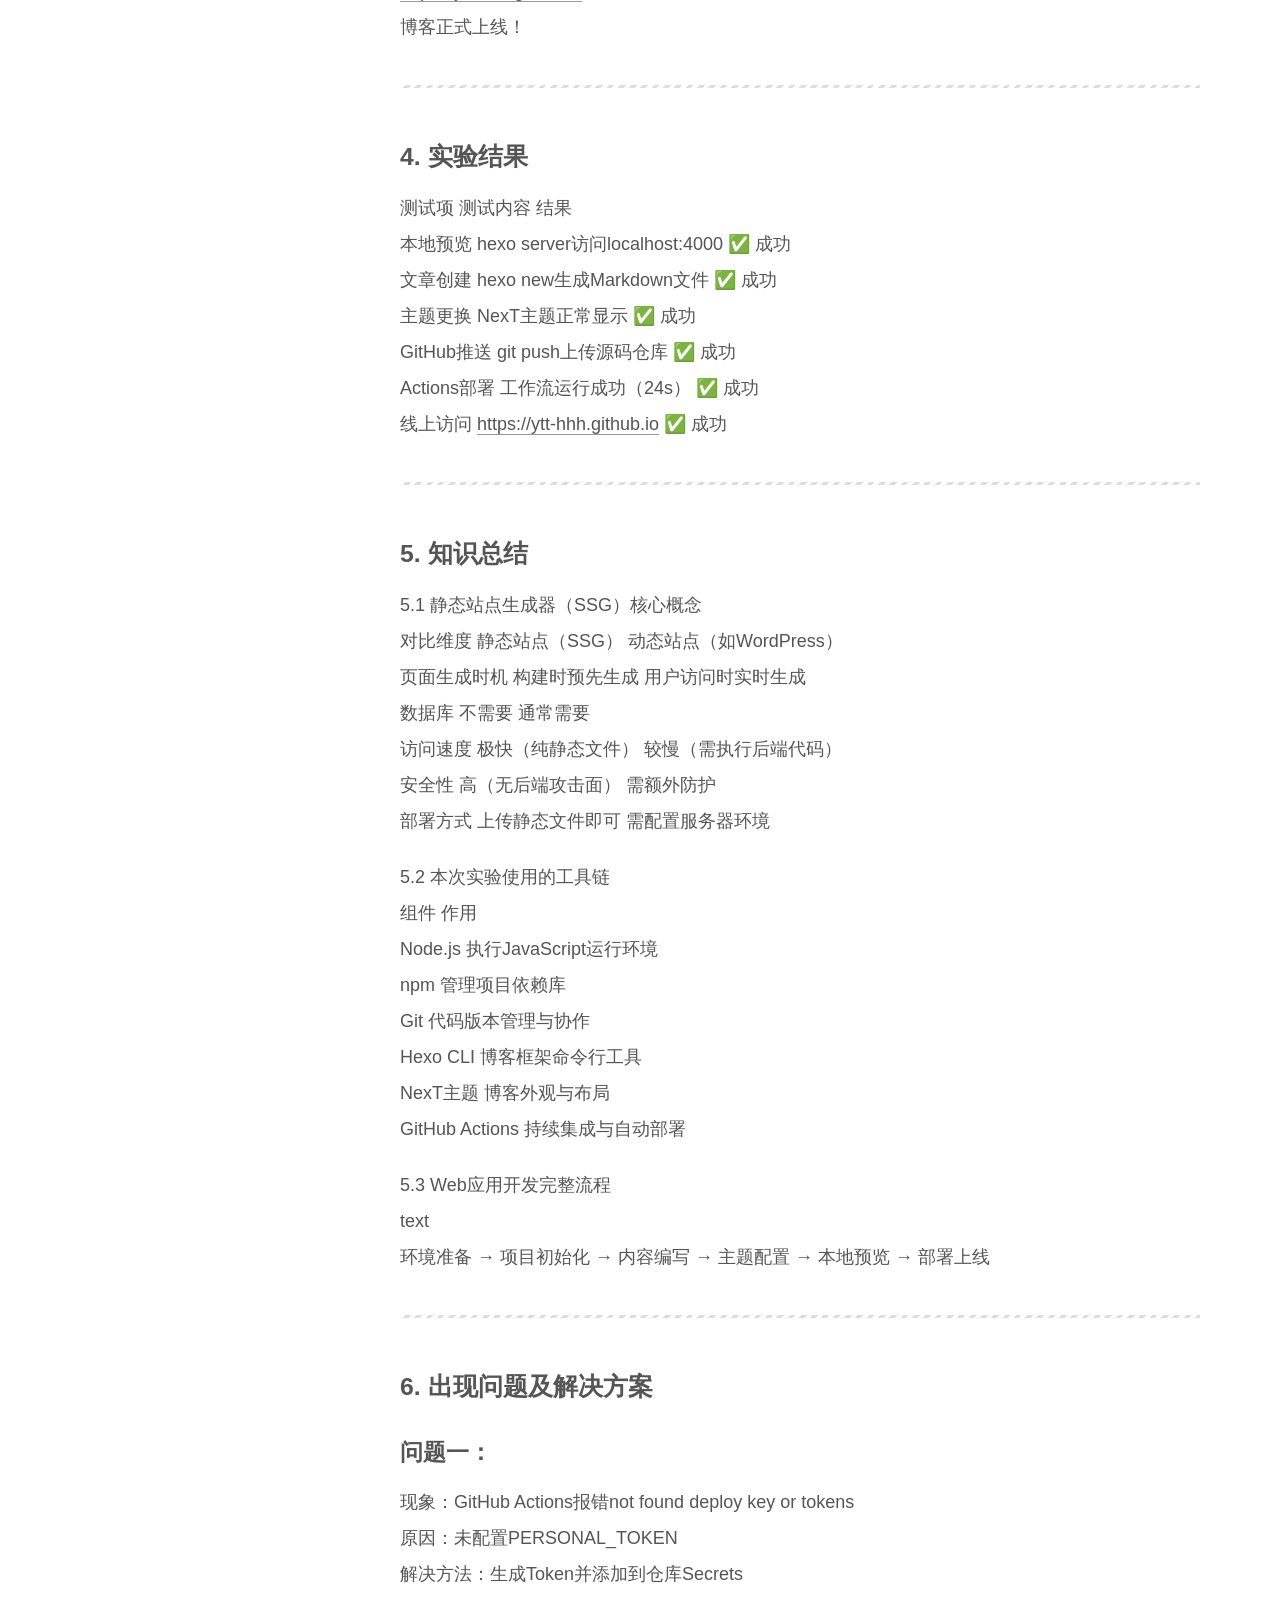
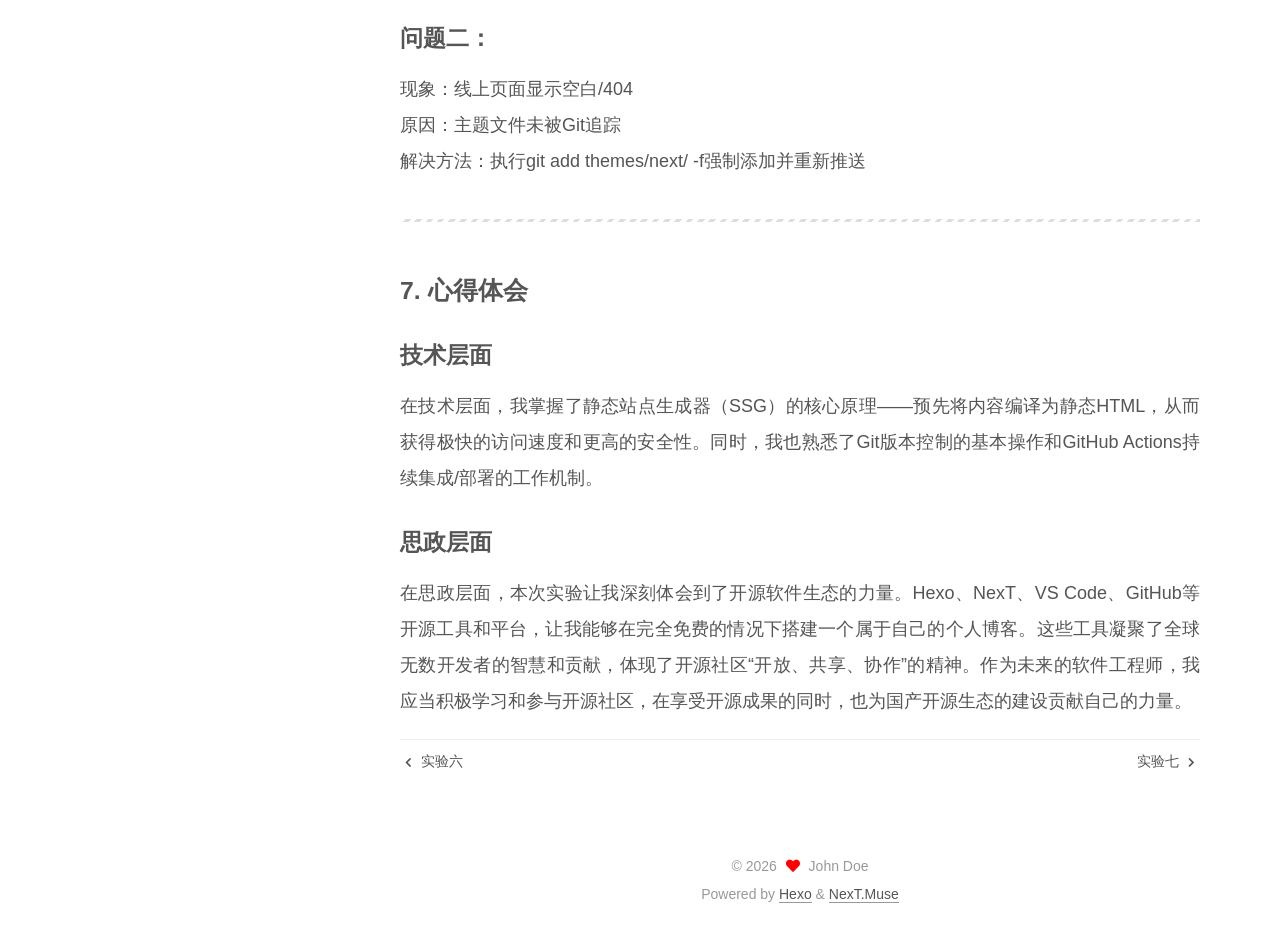
<file: 2026/07/09/lab4/index.html>
<!DOCTYPE html>
<html lang="en">
<head>
  <meta charset="UTF-8">
<meta name="viewport" content="width=device-width, initial-scale=1, maximum-scale=2">
<meta name="theme-color" content="#222">
<meta name="generator" content="Hexo 8.1.2">
  <link rel="apple-touch-icon" sizes="180x180" href="/images/apple-touch-icon-next.png">
  <link rel="icon" type="image/png" sizes="32x32" href="/images/favicon-32x32-next.png">
  <link rel="icon" type="image/png" sizes="16x16" href="/images/favicon-16x16-next.png">
  <link rel="mask-icon" href="/images/logo.svg" color="#222">

<link rel="stylesheet" href="/css/main.css">


<link rel="stylesheet" href="/lib/font-awesome/css/all.min.css">

<script id="hexo-configurations">
    var NexT = window.NexT || {};
    var CONFIG = {"hostname":"example.com","root":"/","scheme":"Muse","version":"7.8.0","exturl":false,"sidebar":{"position":"left","display":"post","padding":18,"offset":12,"onmobile":false},"copycode":{"enable":false,"show_result":false,"style":null},"back2top":{"enable":true,"sidebar":false,"scrollpercent":false},"bookmark":{"enable":false,"color":"#222","save":"auto"},"fancybox":false,"mediumzoom":false,"lazyload":false,"pangu":false,"comments":{"style":"tabs","active":null,"storage":true,"lazyload":false,"nav":null},"algolia":{"hits":{"per_page":10},"labels":{"input_placeholder":"Search for Posts","hits_empty":"We didn't find any results for the search: ${query}","hits_stats":"${hits} results found in ${time} ms"}},"localsearch":{"enable":false,"trigger":"auto","top_n_per_article":1,"unescape":false,"preload":false},"motion":{"enable":true,"async":false,"transition":{"post_block":"fadeIn","post_header":"slideDownIn","post_body":"slideDownIn","coll_header":"slideLeftIn","sidebar":"slideUpIn"}}};
  </script>

  <meta name="description" content="实验四：Web 站点构建 1. 实验目的本次实验旨在：  使用静态站点构建工具（Hexo）构建一个静态Web博客站点； 了解和掌握Web应用开发的基本要素与流程：环境准备 → 项目初始化 → 内容编写 → 主题配置 →本地预览 → 部署上线； 理解静态站点生成器（SSG）的工作原理及其与动态站点的区别。   2. 实验环境 操作系统：Windows 10&#x2F;11（本说明书以Windows为">
<meta property="og:type" content="article">
<meta property="og:title" content="实验四">
<meta property="og:url" content="http://example.com/2026/07/09/lab4/index.html">
<meta property="og:site_name" content="Hexo">
<meta property="og:description" content="实验四：Web 站点构建 1. 实验目的本次实验旨在：  使用静态站点构建工具（Hexo）构建一个静态Web博客站点； 了解和掌握Web应用开发的基本要素与流程：环境准备 → 项目初始化 → 内容编写 → 主题配置 →本地预览 → 部署上线； 理解静态站点生成器（SSG）的工作原理及其与动态站点的区别。   2. 实验环境 操作系统：Windows 10&#x2F;11（本说明书以Windows为">
<meta property="og:locale" content="en_US">
<meta property="og:image" content="http://example.com/2026/07/09/lab4/%E5%9B%BE1.png">
<meta property="og:image" content="http://example.com/2026/07/09/lab4/%E5%9B%BE2.png">
<meta property="og:image" content="http://example.com/2026/07/09/lab4/%E5%9B%BE3.png">
<meta property="og:image" content="http://example.com/2026/07/09/lab4/%E5%9B%BE4.png">
<meta property="og:image" content="http://example.com/2026/07/09/lab4/%E5%9B%BE5.png">
<meta property="og:image" content="http://example.com/2026/07/09/lab4/%E5%9B%BE6.png">
<meta property="og:image" content="http://example.com/2026/07/09/lab4/%E5%9B%BE7.png">
<meta property="og:image" content="http://example.com/2026/07/09/lab4/%E5%9B%BE8.png">
<meta property="og:image" content="http://example.com/2026/07/09/lab4/%E5%9B%BE9.png">
<meta property="article:published_time" content="2026-07-08T16:00:00.000Z">
<meta property="article:modified_time" content="2026-07-09T05:57:28.476Z">
<meta property="article:author" content="John Doe">
<meta name="twitter:card" content="summary">
<meta name="twitter:image" content="http://example.com/2026/07/09/lab4/%E5%9B%BE1.png">

<link rel="canonical" href="http://example.com/2026/07/09/lab4/">


<script id="page-configurations">
  // https://hexo.io/docs/variables.html
  CONFIG.page = {
    sidebar: "",
    isHome : false,
    isPost : true,
    lang   : 'en'
  };
</script>

  <title>实验四 | Hexo</title>
  






  <noscript>
  <style>
  .use-motion .brand,
  .use-motion .menu-item,
  .sidebar-inner,
  .use-motion .post-block,
  .use-motion .pagination,
  .use-motion .comments,
  .use-motion .post-header,
  .use-motion .post-body,
  .use-motion .collection-header { opacity: initial; }

  .use-motion .site-title,
  .use-motion .site-subtitle {
    opacity: initial;
    top: initial;
  }

  .use-motion .logo-line-before i { left: initial; }
  .use-motion .logo-line-after i { right: initial; }
  </style>
</noscript>

</head>

<body itemscope itemtype="http://schema.org/WebPage">
  <div class="container use-motion">
    <div class="headband"></div>

    <header class="header" itemscope itemtype="http://schema.org/WPHeader">
      <div class="header-inner"><div class="site-brand-container">
  <div class="site-nav-toggle">
    <div class="toggle" aria-label="Toggle navigation bar">
      <span class="toggle-line toggle-line-first"></span>
      <span class="toggle-line toggle-line-middle"></span>
      <span class="toggle-line toggle-line-last"></span>
    </div>
  </div>

  <div class="site-meta">

    <a href="/" class="brand" rel="start">
      <span class="logo-line-before"><i></i></span>
      <h1 class="site-title">Hexo</h1>
      <span class="logo-line-after"><i></i></span>
    </a>
  </div>

  <div class="site-nav-right">
    <div class="toggle popup-trigger">
    </div>
  </div>
</div>




<nav class="site-nav">
  <ul id="menu" class="main-menu menu">
        <li class="menu-item menu-item-home">

    <a href="/" rel="section"><i class="fa fa-home fa-fw"></i>Home</a>

  </li>
        <li class="menu-item menu-item-archives">

    <a href="/archives/" rel="section"><i class="fa fa-archive fa-fw"></i>Archives</a>

  </li>
  </ul>
</nav>




</div>
    </header>

    
  <div class="back-to-top">
    <i class="fa fa-arrow-up"></i>
    <span>0%</span>
  </div>


    <main class="main">
      <div class="main-inner">
        <div class="content-wrap">
          

          <div class="content post posts-expand">
            

    
  
  
  <article itemscope itemtype="http://schema.org/Article" class="post-block" lang="en">
    <link itemprop="mainEntityOfPage" href="http://example.com/2026/07/09/lab4/">

    <span hidden itemprop="author" itemscope itemtype="http://schema.org/Person">
      <meta itemprop="image" content="/images/avatar.gif">
      <meta itemprop="name" content="John Doe">
      <meta itemprop="description" content="">
    </span>

    <span hidden itemprop="publisher" itemscope itemtype="http://schema.org/Organization">
      <meta itemprop="name" content="Hexo">
    </span>
      <header class="post-header">
        <h1 class="post-title" itemprop="name headline">
          实验四
        </h1>

        <div class="post-meta">
            <span class="post-meta-item">
              <span class="post-meta-item-icon">
                <i class="far fa-calendar"></i>
              </span>
              <span class="post-meta-item-text">Posted on</span>
              

              <time title="Created: 2026-07-09 00:00:00 / Modified: 13:57:28" itemprop="dateCreated datePublished" datetime="2026-07-09T00:00:00+08:00">2026-07-09</time>
            </span>

          

        </div>
      </header>

    
    
    
    <div class="post-body" itemprop="articleBody">

      
        <h1 id="实验四：Web-站点构建"><a href="#实验四：Web-站点构建" class="headerlink" title="实验四：Web 站点构建"></a>实验四：Web 站点构建</h1><hr>
<h2 id="1-实验目的"><a href="#1-实验目的" class="headerlink" title="1. 实验目的"></a>1. 实验目的</h2><p>本次实验旨在：</p>
<ol>
<li>使用静态站点构建工具（Hexo）构建一个静态Web博客站点；</li>
<li>了解和掌握Web应用开发的基本要素与流程：环境准备 → 项目初始化 → 内容编写 → 主题配置 →<br>本地预览 → 部署上线；</li>
<li>理解静态站点生成器（SSG）的工作原理及其与动态站点的区别。</li>
</ol>
<hr>
<h2 id="2-实验环境"><a href="#2-实验环境" class="headerlink" title="2. 实验环境"></a>2. 实验环境</h2><ul>
<li>操作系统：Windows 10&#x2F;11（本说明书以Windows为例）</li>
<li>网络：需要互联网连接</li>
<li>前置条件：已完成实验二（Node.js、npm、Git已安装并配置）</li>
<li>所需账号：GitHub账号（用于免费部署）</li>
</ul>
<hr>
<h2 id="3-实验过程"><a href="#3-实验过程" class="headerlink" title="3. 实验过程"></a>3. 实验过程</h2><h3 id="步骤一：验证开发环境"><a href="#步骤一：验证开发环境" class="headerlink" title="步骤一：验证开发环境"></a>步骤一：验证开发环境</h3><p>打开命令提示符，依次执行以下命令，验证Node.js、npm和Git是否已正确安装：</p>
<p>cmd<br>node -v<br>npm -v<br>git –version<br>成功输出版本号，说明环境已准备就绪。</p>
<img src="/2026/07/09/lab4/%E5%9B%BE1.png" class="">
<h3 id="步骤二：安装Hexo-CLI"><a href="#步骤二：安装Hexo-CLI" class="headerlink" title="步骤二：安装Hexo CLI"></a>步骤二：安装Hexo CLI</h3><p>在命令提示符中执行以下命令，全局安装Hexo命令行工具：</p>
<p>cmd<br>npm install -g hexo-cli<br>验证安装是否成功：</p>
<p>cmd<br>hexo -v<br>成功输出Hexo的版本信息及依赖组件列表。</p>
<img src="/2026/07/09/lab4/%E5%9B%BE2.png" class="">
<h3 id="步骤三：初始化博客项目"><a href="#步骤三：初始化博客项目" class="headerlink" title="步骤三：初始化博客项目"></a>步骤三：初始化博客项目</h3><p>选择存放博客的目录（D:\Blog），进入该目录：</p>
<p>cmd<br>cd D:\Blog<br>执行初始化命令：</p>
<p>cmd<br>hexo init my-blog<br>该命令从GitHub克隆hexo-starter模板并自动安装依赖。</p>
<p>进入项目目录并手动安装依赖（如初始化时未自动完成）：</p>
<p>cmd<br>cd my-blog<br>npm install<br>初始化完成后的目录结构如下：</p>
<p>text<br>my-blog&#x2F;<br>├── _config.yml          # 站点主配置文件<br>├── package.json         # 项目依赖清单<br>├── scaffolds&#x2F;           # 文章模板<br>├── source&#x2F;              # 内容源文件目录<br>│   └── _posts&#x2F;          # 文章存放目录<br>└── themes&#x2F;              # 主题目录</p>
<img src="/2026/07/09/lab4/%E5%9B%BE3.png" class="">
<h3 id="步骤四：本地预览博客"><a href="#步骤四：本地预览博客" class="headerlink" title="步骤四：本地预览博客"></a>步骤四：本地预览博客</h3><p>在项目目录下启动本地预览服务：</p>
<p>cmd<br>hexo server<br>看到提示INFO Hexo is running at <a href="http://localhost:4000表示启动成功。">http://localhost:4000表示启动成功。</a></p>
<p>打开浏览器访问<a href="http://localhost:4000，可以看到默认的Hexo博客首页。">http://localhost:4000，可以看到默认的Hexo博客首页。</a></p>
<img src="/2026/07/09/lab4/%E5%9B%BE4.png" class="">
<h3 id="步骤五：创建并编写博客文章"><a href="#步骤五：创建并编写博客文章" class="headerlink" title="步骤五：创建并编写博客文章"></a>步骤五：创建并编写博客文章</h3><p>在项目目录下创建一篇新文章：</p>
<p>cmd<br>hexo new “我的第一篇博客”<br>这会在source&#x2F;_posts&#x2F;目录下生成一个名为我的第一篇博客.md的Markdown文件。</p>
<p>用VS Code打开该文件，修改Front-matter信息和正文内容：</p>
<h2 id="markdown"><a href="#markdown" class="headerlink" title="markdown"></a>markdown</h2><h2 id="title-我的第一篇博客date-2026-07-08-10-00-00tags-学习笔记-Hexo"><a href="#title-我的第一篇博客date-2026-07-08-10-00-00tags-学习笔记-Hexo" class="headerlink" title="title: 我的第一篇博客date: 2026-07-08 10:00:00tags:  - 学习笔记  - Hexo"></a>title: 我的第一篇博客<br>date: 2026-07-08 10:00:00<br>tags:<br>  - 学习笔记<br>  - Hexo</h2><h3 id="欢迎来到我的博客"><a href="#欢迎来到我的博客" class="headerlink" title="欢迎来到我的博客"></a>欢迎来到我的博客</h3><p>这是我的第一篇博客文章。通过Hexo，我可以用Markdown轻松写作。</p>
<h4 id="为什么要写技术博客？"><a href="#为什么要写技术博客？" class="headerlink" title="为什么要写技术博客？"></a>为什么要写技术博客？</h4><ul>
<li>记录学习和成长</li>
<li>分享知识和经验</li>
<li>打造个人技术品牌<br>保存文件后，重新生成静态页面：</li>
</ul>
<p>cmd<br>hexo generate<br>再次启动本地预览服务查看效果：</p>
<p>cmd<br>hexo server<br>在浏览器中可以看到新文章出现在博客首页。</p>
<h3 id="步骤六：更换主题为NexT"><a href="#步骤六：更换主题为NexT" class="headerlink" title="步骤六：更换主题为NexT"></a>步骤六：更换主题为NexT</h3><p>下载NexT主题到themes&#x2F;next目录：</p>
<p>cmd<br>git clone <a target="_blank" rel="noopener" href="https://github.com/theme-next/hexo-theme-next">https://github.com/theme-next/hexo-theme-next</a> themes&#x2F;next<br>修改项目根目录下的_config.yml文件，找到theme字段，将其修改为：</p>
<p>yaml<br>theme: next<br>执行清理并重新生成：</p>
<p>cmd<br>hexo clean<br>hexo generate<br>hexo server<br>刷新浏览器即可看到NexT主题的新样式。</p>
<img src="/2026/07/09/lab4/%E5%9B%BE5.png" class="">
<h3 id="步骤七：部署到GitHub-Pages"><a href="#步骤七：部署到GitHub-Pages" class="headerlink" title="步骤七：部署到GitHub Pages"></a>步骤七：部署到GitHub Pages</h3><p>7.1 创建GitHub仓库<br>登录GitHub账号（ytt-hhh），点击右上角“+”→“New repository”。</p>
<p>创建源码仓库：</p>
<p>Repository name：my-blog</p>
<p>选择Private（私有）</p>
<p>不要勾选“Add a README”</p>
<p>创建部署仓库：</p>
<p>Repository name：ytt-hhh.github.io</p>
<p>选择Public（公开）</p>
<p>不要勾选“Add a README”</p>
<p>7.2 关联本地项目到源码仓库<br>在项目目录下执行：</p>
<p>cmd<br>git init<br>git remote add origin <a target="_blank" rel="noopener" href="https://github.com/ytt-hhh/my-blog.git">https://github.com/ytt-hhh/my-blog.git</a><br>创建.gitignore文件，忽略node_modules&#x2F;、public&#x2F;等目录：</p>
<p>text<br>node_modules&#x2F;<br>public&#x2F;<br>.deploy_git&#x2F;<br>.DS_Store<br>*.log<br>提交并推送代码：</p>
<p>cmd<br>git add .<br>git commit -m “初始化Hexo博客源码”<br>git branch -M main<br>git push -u origin main</p>
<img src="/2026/07/09/lab4/%E5%9B%BE6.png" class="">
<img src="/2026/07/09/lab4/%E5%9B%BE7.png" class="">
<p>7.3 配置GitHub Actions自动部署<br>在项目目录下创建.github&#x2F;workflows&#x2F;目录：</p>
<p>cmd<br>mkdir -p .github&#x2F;workflows<br>在workflows目录下创建deploy.yml文件，内容如下：</p>
<p>yaml<br>name: Deploy to GitHub Pages</p>
<p>on:<br>  push:<br>    branches: [main]<br>  workflow_dispatch:</p>
<p>jobs:<br>  deploy:<br>    runs-on: ubuntu-latest<br>    steps:<br>      - name: 检出源码<br>        uses: actions&#x2F;checkout@v3</p>
<pre><code>  - name: 安装Node.js
    uses: actions/setup-node@v3
    with:
      node-version: &#39;20&#39;

  - name: 安装依赖
    run: npm install

  - name: 生成静态文件
    run: npx hexo generate

  - name: 创建.nojekyll文件
    run: echo &quot; &quot; &gt; public/.nojekyll

  - name: 部署到GitHub Pages
    uses: peaceiris/actions-gh-pages@v3
    with:
      personal_token: $&#123;&#123; secrets.PERSONAL_TOKEN &#125;&#125;
      publish_dir: ./public
      publish_branch: main
      external_repository: ytt-hhh/ytt-hhh.github.io
</code></pre>
<img src="/2026/07/09/lab4/%E5%9B%BE8.png" class="">
<p>生成Personal Access Token：</p>
<p>GitHub → Settings → Developer settings → Personal access tokens → Tokens (classic)</p>
<p>勾选repo权限</p>
<p>生成并复制Token（格式：ghp_xxxxxx）</p>
<p>配置仓库Secrets：</p>
<p>进入my-blog仓库 → Settings → Secrets and variables → Actions</p>
<p>新建Secret，Name填PERSONAL_TOKEN，Secret粘贴Token</p>
<p>提交工作流文件并推送，触发自动部署：</p>
<p>cmd<br>git add .github&#x2F;workflows&#x2F;deploy.yml<br>git commit -m “添加GitHub Actions自动部署工作流”<br>git push<br>（图6：GitHub Actions工作流运行记录）</p>
<img src="/2026/07/09/lab4/%E5%9B%BE9.png" class="">
<p>配置GitHub Pages：</p>
<p>进入ytt-hhh.github.io仓库 → Settings → Pages</p>
<p>Branch选择main，目录选择&#x2F; (root)</p>
<p>7.4 访问线上博客<br>部署完成后，在浏览器中访问：</p>
<p>text<br><a target="_blank" rel="noopener" href="https://ytt-hhh.github.io/">https://ytt-hhh.github.io</a><br>博客正式上线！</p>
<hr>
<h2 id="4-实验结果"><a href="#4-实验结果" class="headerlink" title="4. 实验结果"></a>4. 实验结果</h2><p>测试项	测试内容	结果<br>本地预览	hexo server访问localhost:4000	✅ 成功<br>文章创建	hexo new生成Markdown文件	✅ 成功<br>主题更换	NexT主题正常显示	✅ 成功<br>GitHub推送	git push上传源码仓库	✅ 成功<br>Actions部署	工作流运行成功（24s）	✅ 成功<br>线上访问	<a target="_blank" rel="noopener" href="https://ytt-hhh.github.io/">https://ytt-hhh.github.io</a>	✅ 成功</p>
<hr>
<h2 id="5-知识总结"><a href="#5-知识总结" class="headerlink" title="5. 知识总结"></a>5. 知识总结</h2><p>5.1 静态站点生成器（SSG）核心概念<br>对比维度	静态站点（SSG）	动态站点（如WordPress）<br>页面生成时机	构建时预先生成	用户访问时实时生成<br>数据库	不需要	通常需要<br>访问速度	极快（纯静态文件）	较慢（需执行后端代码）<br>安全性	高（无后端攻击面）	需额外防护<br>部署方式	上传静态文件即可	需配置服务器环境</p>
<p>5.2 本次实验使用的工具链<br>组件	作用<br>Node.js	执行JavaScript运行环境<br>npm	管理项目依赖库<br>Git	代码版本管理与协作<br>Hexo CLI	博客框架命令行工具<br>NexT主题	博客外观与布局<br>GitHub Actions	持续集成与自动部署</p>
<p>5.3 Web应用开发完整流程<br>text<br>环境准备 → 项目初始化 → 内容编写 → 主题配置 → 本地预览 → 部署上线</p>
<hr>
<h2 id="6-出现问题及解决方案"><a href="#6-出现问题及解决方案" class="headerlink" title="6. 出现问题及解决方案"></a>6. 出现问题及解决方案</h2><h3 id="问题一："><a href="#问题一：" class="headerlink" title="问题一："></a>问题一：</h3><p>现象：GitHub Actions报错not found deploy key or tokens<br>原因：未配置PERSONAL_TOKEN<br>解决方法：生成Token并添加到仓库Secrets</p>
<h3 id="问题二："><a href="#问题二：" class="headerlink" title="问题二："></a>问题二：</h3><p>现象：线上页面显示空白&#x2F;404	<br>原因：主题文件未被Git追踪	<br>解决方法：执行git add themes&#x2F;next&#x2F; -f强制添加并重新推送</p>
<hr>
<h2 id="7-心得体会"><a href="#7-心得体会" class="headerlink" title="7. 心得体会"></a>7. 心得体会</h2><h3 id="技术层面"><a href="#技术层面" class="headerlink" title="技术层面"></a>技术层面</h3><p>在技术层面，我掌握了静态站点生成器（SSG）的核心原理——预先将内容编译为静态HTML，从而获得极快的访问速度和更高的安全性。同时，我也熟悉了Git版本控制的基本操作和GitHub Actions持续集成&#x2F;部署的工作机制。</p>
<h3 id="思政层面"><a href="#思政层面" class="headerlink" title="思政层面"></a>思政层面</h3><p>在思政层面，本次实验让我深刻体会到了开源软件生态的力量。Hexo、NexT、VS Code、GitHub等开源工具和平台，让我能够在完全免费的情况下搭建一个属于自己的个人博客。这些工具凝聚了全球无数开发者的智慧和贡献，体现了开源社区“开放、共享、协作”的精神。作为未来的软件工程师，我应当积极学习和参与开源社区，在享受开源成果的同时，也为国产开源生态的建设贡献自己的力量。</p>

    </div>

    
    
    

      <footer class="post-footer">

        


        
    <div class="post-nav">
      <div class="post-nav-item">
    <a href="/2026/07/09/lab6/" rel="prev" title="实验六">
      <i class="fa fa-chevron-left"></i> 实验六
    </a></div>
      <div class="post-nav-item">
    <a href="/2026/07/09/lab7/" rel="next" title="实验七">
      实验七 <i class="fa fa-chevron-right"></i>
    </a></div>
    </div>
      </footer>
    
  </article>
  
  
  



          </div>
          

<script>
  window.addEventListener('tabs:register', () => {
    let { activeClass } = CONFIG.comments;
    if (CONFIG.comments.storage) {
      activeClass = localStorage.getItem('comments_active') || activeClass;
    }
    if (activeClass) {
      let activeTab = document.querySelector(`a[href="#comment-${activeClass}"]`);
      if (activeTab) {
        activeTab.click();
      }
    }
  });
  if (CONFIG.comments.storage) {
    window.addEventListener('tabs:click', event => {
      if (!event.target.matches('.tabs-comment .tab-content .tab-pane')) return;
      let commentClass = event.target.classList[1];
      localStorage.setItem('comments_active', commentClass);
    });
  }
</script>

        </div>
          
  
  <div class="toggle sidebar-toggle">
    <span class="toggle-line toggle-line-first"></span>
    <span class="toggle-line toggle-line-middle"></span>
    <span class="toggle-line toggle-line-last"></span>
  </div>

  <aside class="sidebar">
    <div class="sidebar-inner">

      <ul class="sidebar-nav motion-element">
        <li class="sidebar-nav-toc">
          Table of Contents
        </li>
        <li class="sidebar-nav-overview">
          Overview
        </li>
      </ul>

      <!--noindex-->
      <div class="post-toc-wrap sidebar-panel">
          <div class="post-toc motion-element"><ol class="nav"><li class="nav-item nav-level-1"><a class="nav-link" href="#%E5%AE%9E%E9%AA%8C%E5%9B%9B%EF%BC%9AWeb-%E7%AB%99%E7%82%B9%E6%9E%84%E5%BB%BA"><span class="nav-number">1.</span> <span class="nav-text">实验四：Web 站点构建</span></a><ol class="nav-child"><li class="nav-item nav-level-2"><a class="nav-link" href="#1-%E5%AE%9E%E9%AA%8C%E7%9B%AE%E7%9A%84"><span class="nav-number">1.1.</span> <span class="nav-text">1. 实验目的</span></a></li><li class="nav-item nav-level-2"><a class="nav-link" href="#2-%E5%AE%9E%E9%AA%8C%E7%8E%AF%E5%A2%83"><span class="nav-number">1.2.</span> <span class="nav-text">2. 实验环境</span></a></li><li class="nav-item nav-level-2"><a class="nav-link" href="#3-%E5%AE%9E%E9%AA%8C%E8%BF%87%E7%A8%8B"><span class="nav-number">1.3.</span> <span class="nav-text">3. 实验过程</span></a><ol class="nav-child"><li class="nav-item nav-level-3"><a class="nav-link" href="#%E6%AD%A5%E9%AA%A4%E4%B8%80%EF%BC%9A%E9%AA%8C%E8%AF%81%E5%BC%80%E5%8F%91%E7%8E%AF%E5%A2%83"><span class="nav-number">1.3.1.</span> <span class="nav-text">步骤一：验证开发环境</span></a></li><li class="nav-item nav-level-3"><a class="nav-link" href="#%E6%AD%A5%E9%AA%A4%E4%BA%8C%EF%BC%9A%E5%AE%89%E8%A3%85Hexo-CLI"><span class="nav-number">1.3.2.</span> <span class="nav-text">步骤二：安装Hexo CLI</span></a></li><li class="nav-item nav-level-3"><a class="nav-link" href="#%E6%AD%A5%E9%AA%A4%E4%B8%89%EF%BC%9A%E5%88%9D%E5%A7%8B%E5%8C%96%E5%8D%9A%E5%AE%A2%E9%A1%B9%E7%9B%AE"><span class="nav-number">1.3.3.</span> <span class="nav-text">步骤三：初始化博客项目</span></a></li><li class="nav-item nav-level-3"><a class="nav-link" href="#%E6%AD%A5%E9%AA%A4%E5%9B%9B%EF%BC%9A%E6%9C%AC%E5%9C%B0%E9%A2%84%E8%A7%88%E5%8D%9A%E5%AE%A2"><span class="nav-number">1.3.4.</span> <span class="nav-text">步骤四：本地预览博客</span></a></li><li class="nav-item nav-level-3"><a class="nav-link" href="#%E6%AD%A5%E9%AA%A4%E4%BA%94%EF%BC%9A%E5%88%9B%E5%BB%BA%E5%B9%B6%E7%BC%96%E5%86%99%E5%8D%9A%E5%AE%A2%E6%96%87%E7%AB%A0"><span class="nav-number">1.3.5.</span> <span class="nav-text">步骤五：创建并编写博客文章</span></a></li></ol></li><li class="nav-item nav-level-2"><a class="nav-link" href="#markdown"><span class="nav-number">1.4.</span> <span class="nav-text">markdown</span></a></li><li class="nav-item nav-level-2"><a class="nav-link" href="#title-%E6%88%91%E7%9A%84%E7%AC%AC%E4%B8%80%E7%AF%87%E5%8D%9A%E5%AE%A2date-2026-07-08-10-00-00tags-%E5%AD%A6%E4%B9%A0%E7%AC%94%E8%AE%B0-Hexo"><span class="nav-number">1.5.</span> <span class="nav-text">title: 我的第一篇博客date: 2026-07-08 10:00:00tags:  - 学习笔记  - Hexo</span></a><ol class="nav-child"><li class="nav-item nav-level-3"><a class="nav-link" href="#%E6%AC%A2%E8%BF%8E%E6%9D%A5%E5%88%B0%E6%88%91%E7%9A%84%E5%8D%9A%E5%AE%A2"><span class="nav-number">1.5.1.</span> <span class="nav-text">欢迎来到我的博客</span></a><ol class="nav-child"><li class="nav-item nav-level-4"><a class="nav-link" href="#%E4%B8%BA%E4%BB%80%E4%B9%88%E8%A6%81%E5%86%99%E6%8A%80%E6%9C%AF%E5%8D%9A%E5%AE%A2%EF%BC%9F"><span class="nav-number">1.5.1.1.</span> <span class="nav-text">为什么要写技术博客？</span></a></li></ol></li><li class="nav-item nav-level-3"><a class="nav-link" href="#%E6%AD%A5%E9%AA%A4%E5%85%AD%EF%BC%9A%E6%9B%B4%E6%8D%A2%E4%B8%BB%E9%A2%98%E4%B8%BANexT"><span class="nav-number">1.5.2.</span> <span class="nav-text">步骤六：更换主题为NexT</span></a></li><li class="nav-item nav-level-3"><a class="nav-link" href="#%E6%AD%A5%E9%AA%A4%E4%B8%83%EF%BC%9A%E9%83%A8%E7%BD%B2%E5%88%B0GitHub-Pages"><span class="nav-number">1.5.3.</span> <span class="nav-text">步骤七：部署到GitHub Pages</span></a></li></ol></li><li class="nav-item nav-level-2"><a class="nav-link" href="#4-%E5%AE%9E%E9%AA%8C%E7%BB%93%E6%9E%9C"><span class="nav-number">1.6.</span> <span class="nav-text">4. 实验结果</span></a></li><li class="nav-item nav-level-2"><a class="nav-link" href="#5-%E7%9F%A5%E8%AF%86%E6%80%BB%E7%BB%93"><span class="nav-number">1.7.</span> <span class="nav-text">5. 知识总结</span></a></li><li class="nav-item nav-level-2"><a class="nav-link" href="#6-%E5%87%BA%E7%8E%B0%E9%97%AE%E9%A2%98%E5%8F%8A%E8%A7%A3%E5%86%B3%E6%96%B9%E6%A1%88"><span class="nav-number">1.8.</span> <span class="nav-text">6. 出现问题及解决方案</span></a><ol class="nav-child"><li class="nav-item nav-level-3"><a class="nav-link" href="#%E9%97%AE%E9%A2%98%E4%B8%80%EF%BC%9A"><span class="nav-number">1.8.1.</span> <span class="nav-text">问题一：</span></a></li><li class="nav-item nav-level-3"><a class="nav-link" href="#%E9%97%AE%E9%A2%98%E4%BA%8C%EF%BC%9A"><span class="nav-number">1.8.2.</span> <span class="nav-text">问题二：</span></a></li></ol></li><li class="nav-item nav-level-2"><a class="nav-link" href="#7-%E5%BF%83%E5%BE%97%E4%BD%93%E4%BC%9A"><span class="nav-number">1.9.</span> <span class="nav-text">7. 心得体会</span></a><ol class="nav-child"><li class="nav-item nav-level-3"><a class="nav-link" href="#%E6%8A%80%E6%9C%AF%E5%B1%82%E9%9D%A2"><span class="nav-number">1.9.1.</span> <span class="nav-text">技术层面</span></a></li><li class="nav-item nav-level-3"><a class="nav-link" href="#%E6%80%9D%E6%94%BF%E5%B1%82%E9%9D%A2"><span class="nav-number">1.9.2.</span> <span class="nav-text">思政层面</span></a></li></ol></li></ol></li></ol></div>
      </div>
      <!--/noindex-->

      <div class="site-overview-wrap sidebar-panel">
        <div class="site-author motion-element" itemprop="author" itemscope itemtype="http://schema.org/Person">
  <p class="site-author-name" itemprop="name">John Doe</p>
  <div class="site-description" itemprop="description"></div>
</div>
<div class="site-state-wrap motion-element">
  <nav class="site-state">
      <div class="site-state-item site-state-posts">
          <a href="/archives/">
        
          <span class="site-state-item-count">7</span>
          <span class="site-state-item-name">posts</span>
        </a>
      </div>
  </nav>
</div>



      </div>

    </div>
  </aside>
  <div id="sidebar-dimmer"></div>


      </div>
    </main>

    <footer class="footer">
      <div class="footer-inner">
        

        

<div class="copyright">
  
  &copy; 
  <span itemprop="copyrightYear">2026</span>
  <span class="with-love">
    <i class="fa fa-heart"></i>
  </span>
  <span class="author" itemprop="copyrightHolder">John Doe</span>
</div>
  <div class="powered-by">Powered by <a href="https://hexo.io/" class="theme-link" rel="noopener" target="_blank">Hexo</a> & <a href="https://muse.theme-next.org/" class="theme-link" rel="noopener" target="_blank">NexT.Muse</a>
  </div>

        








      </div>
    </footer>
  </div>

  
  <script src="/lib/anime.min.js"></script>
  <script src="/lib/velocity/velocity.min.js"></script>
  <script src="/lib/velocity/velocity.ui.min.js"></script>

<script src="/js/utils.js"></script>

<script src="/js/motion.js"></script>


<script src="/js/schemes/muse.js"></script>


<script src="/js/next-boot.js"></script>




  















  

  

</body>
</html>
</file>
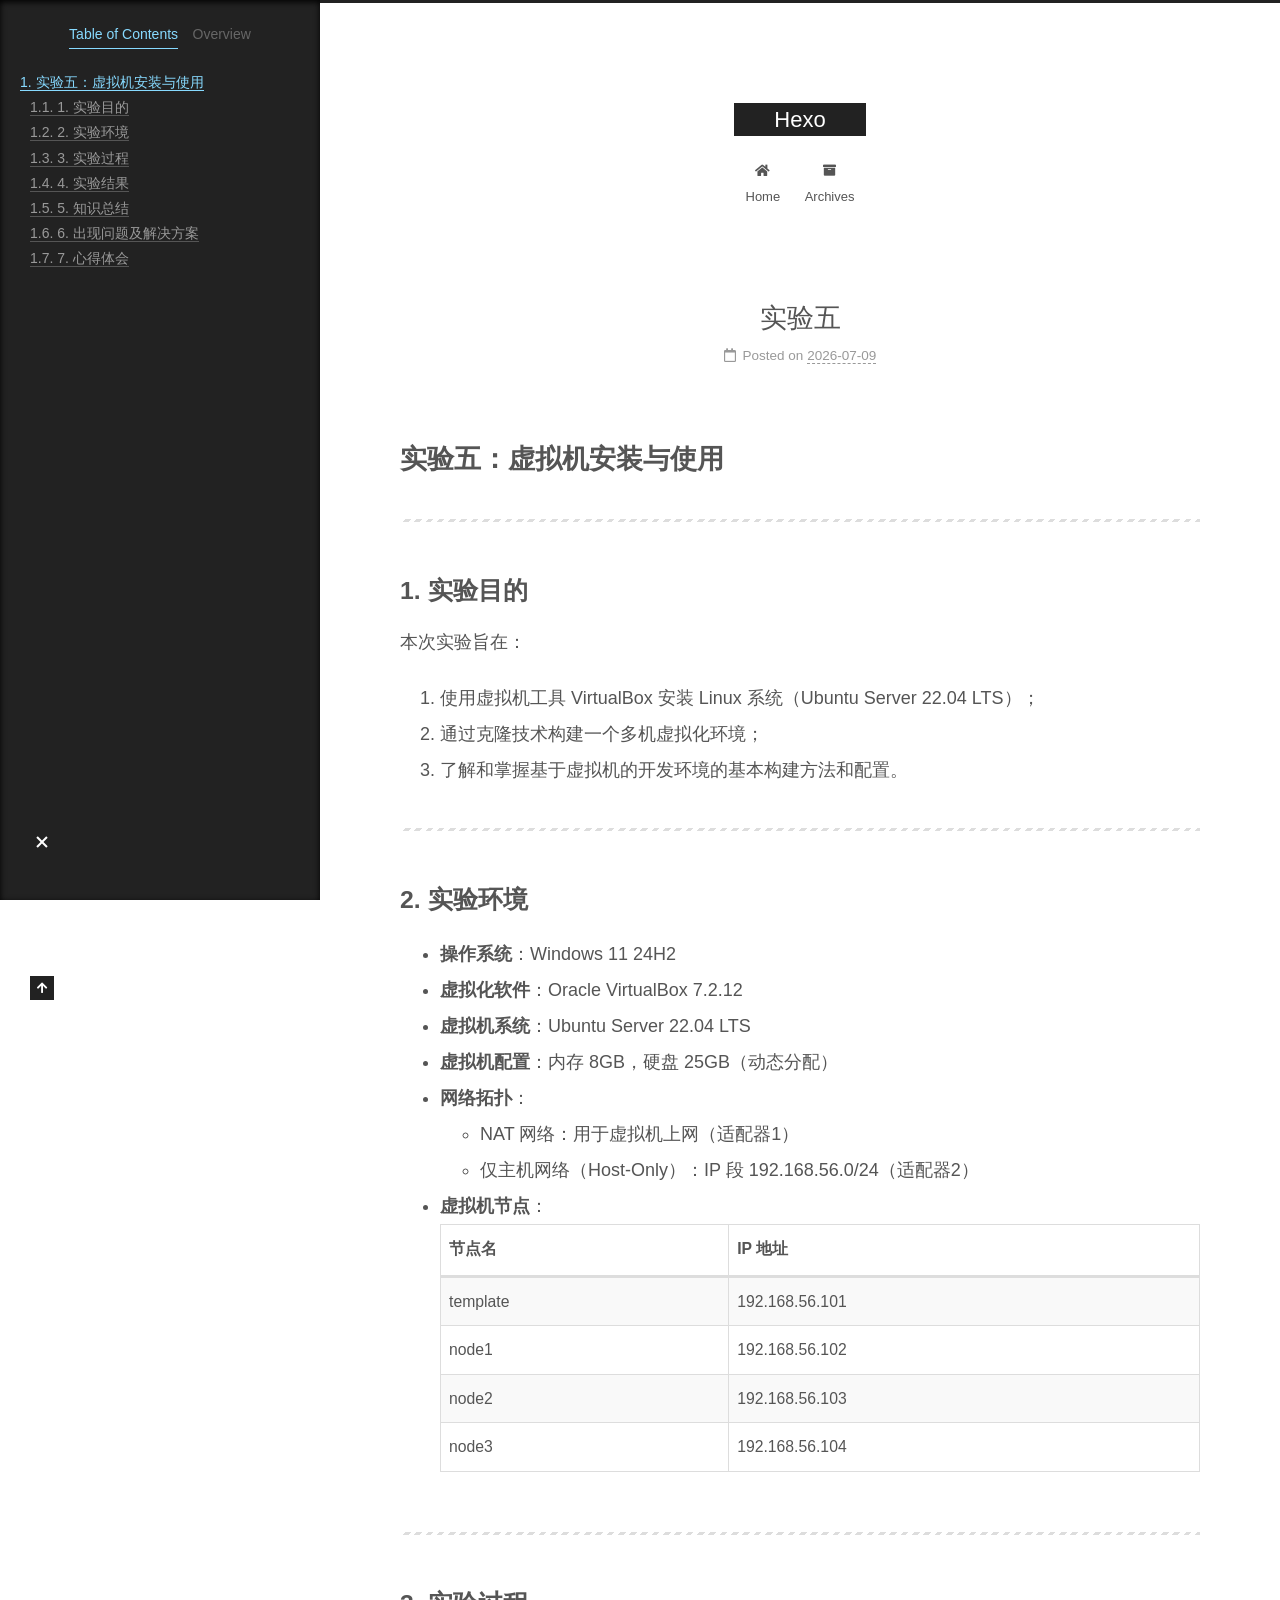
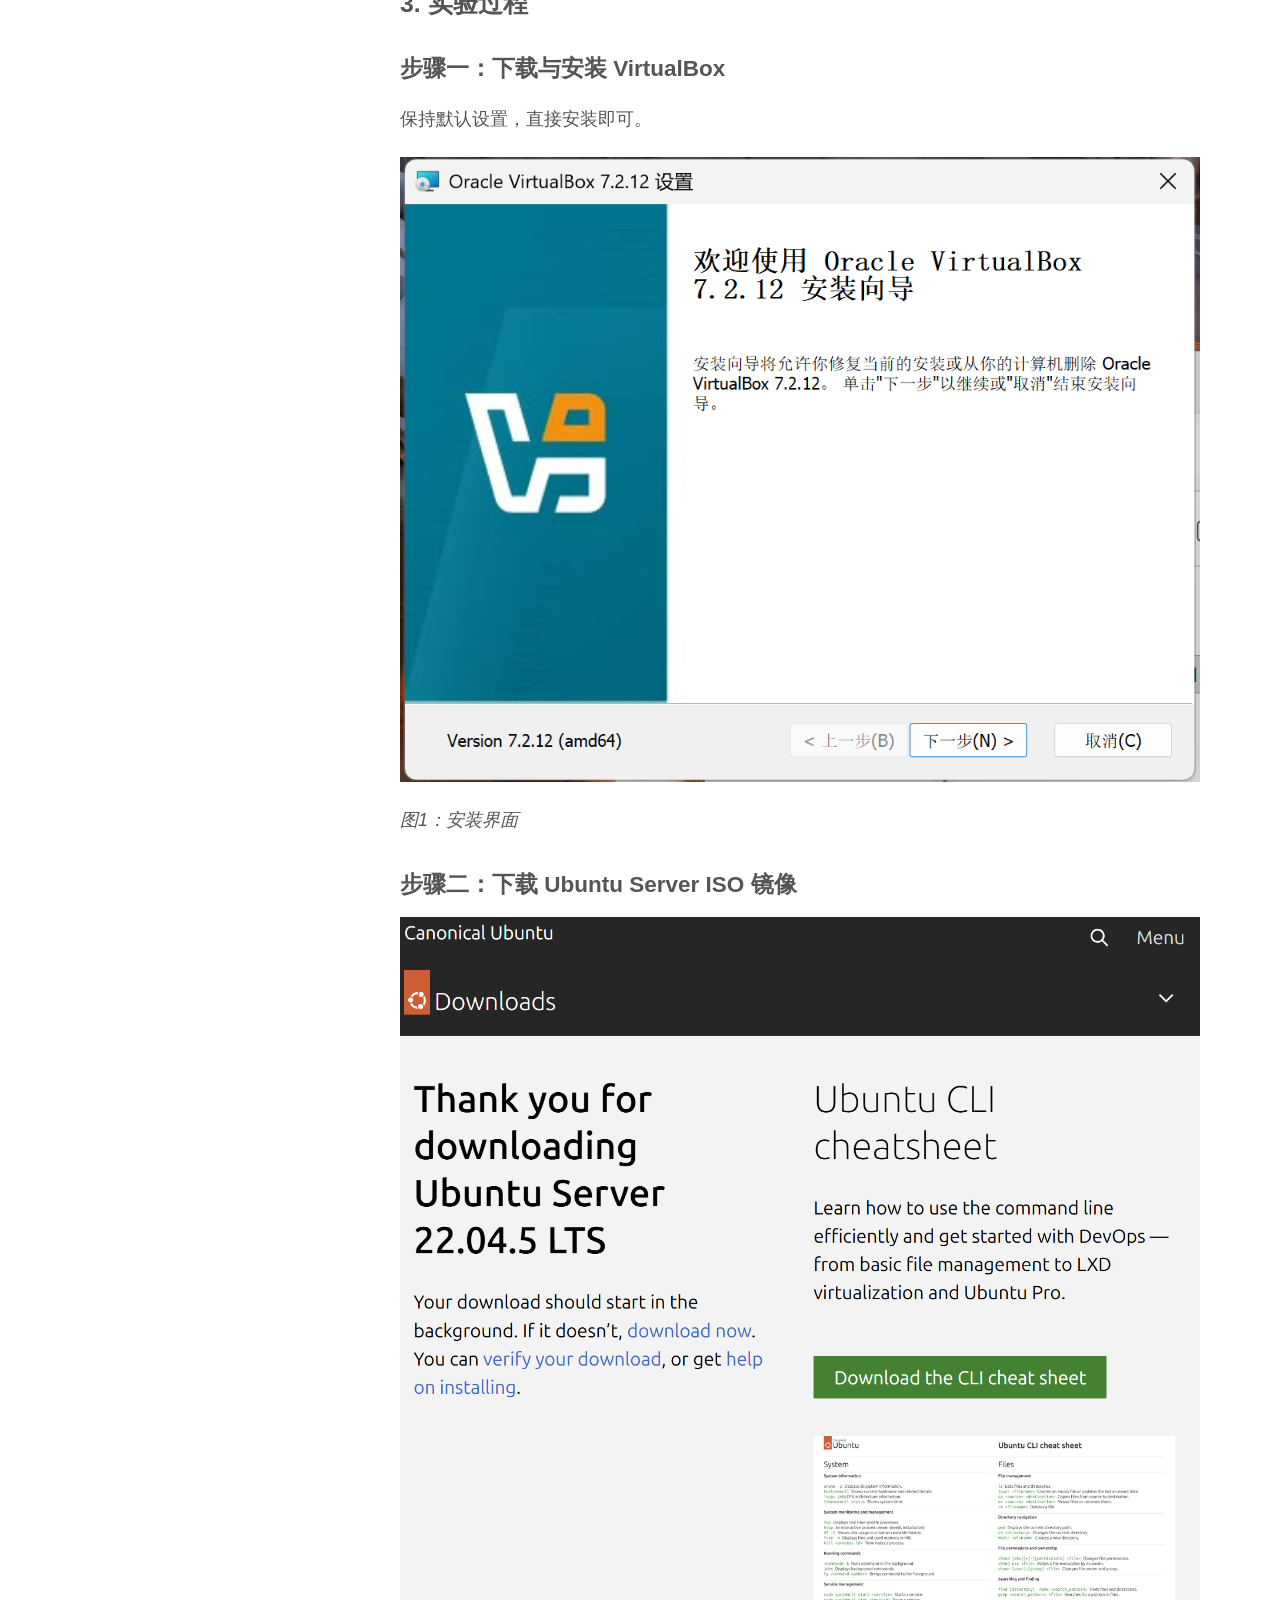
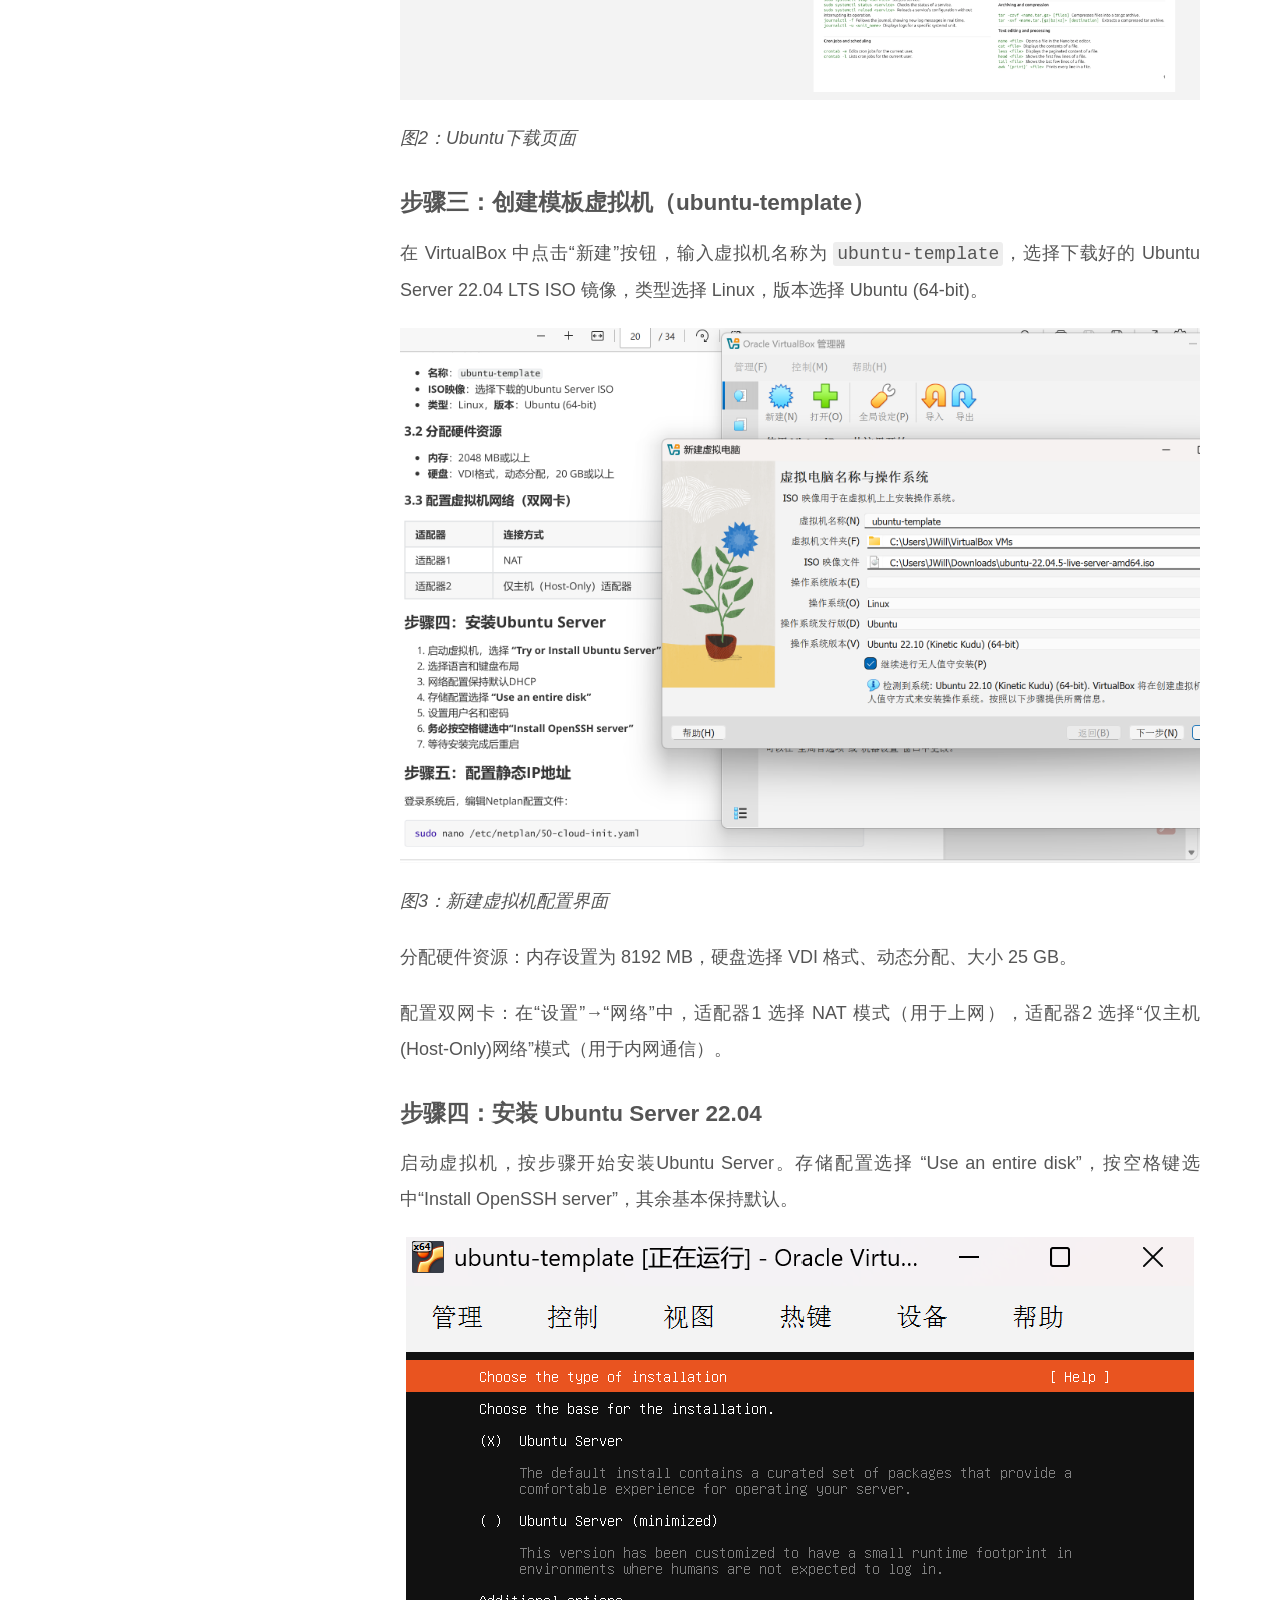
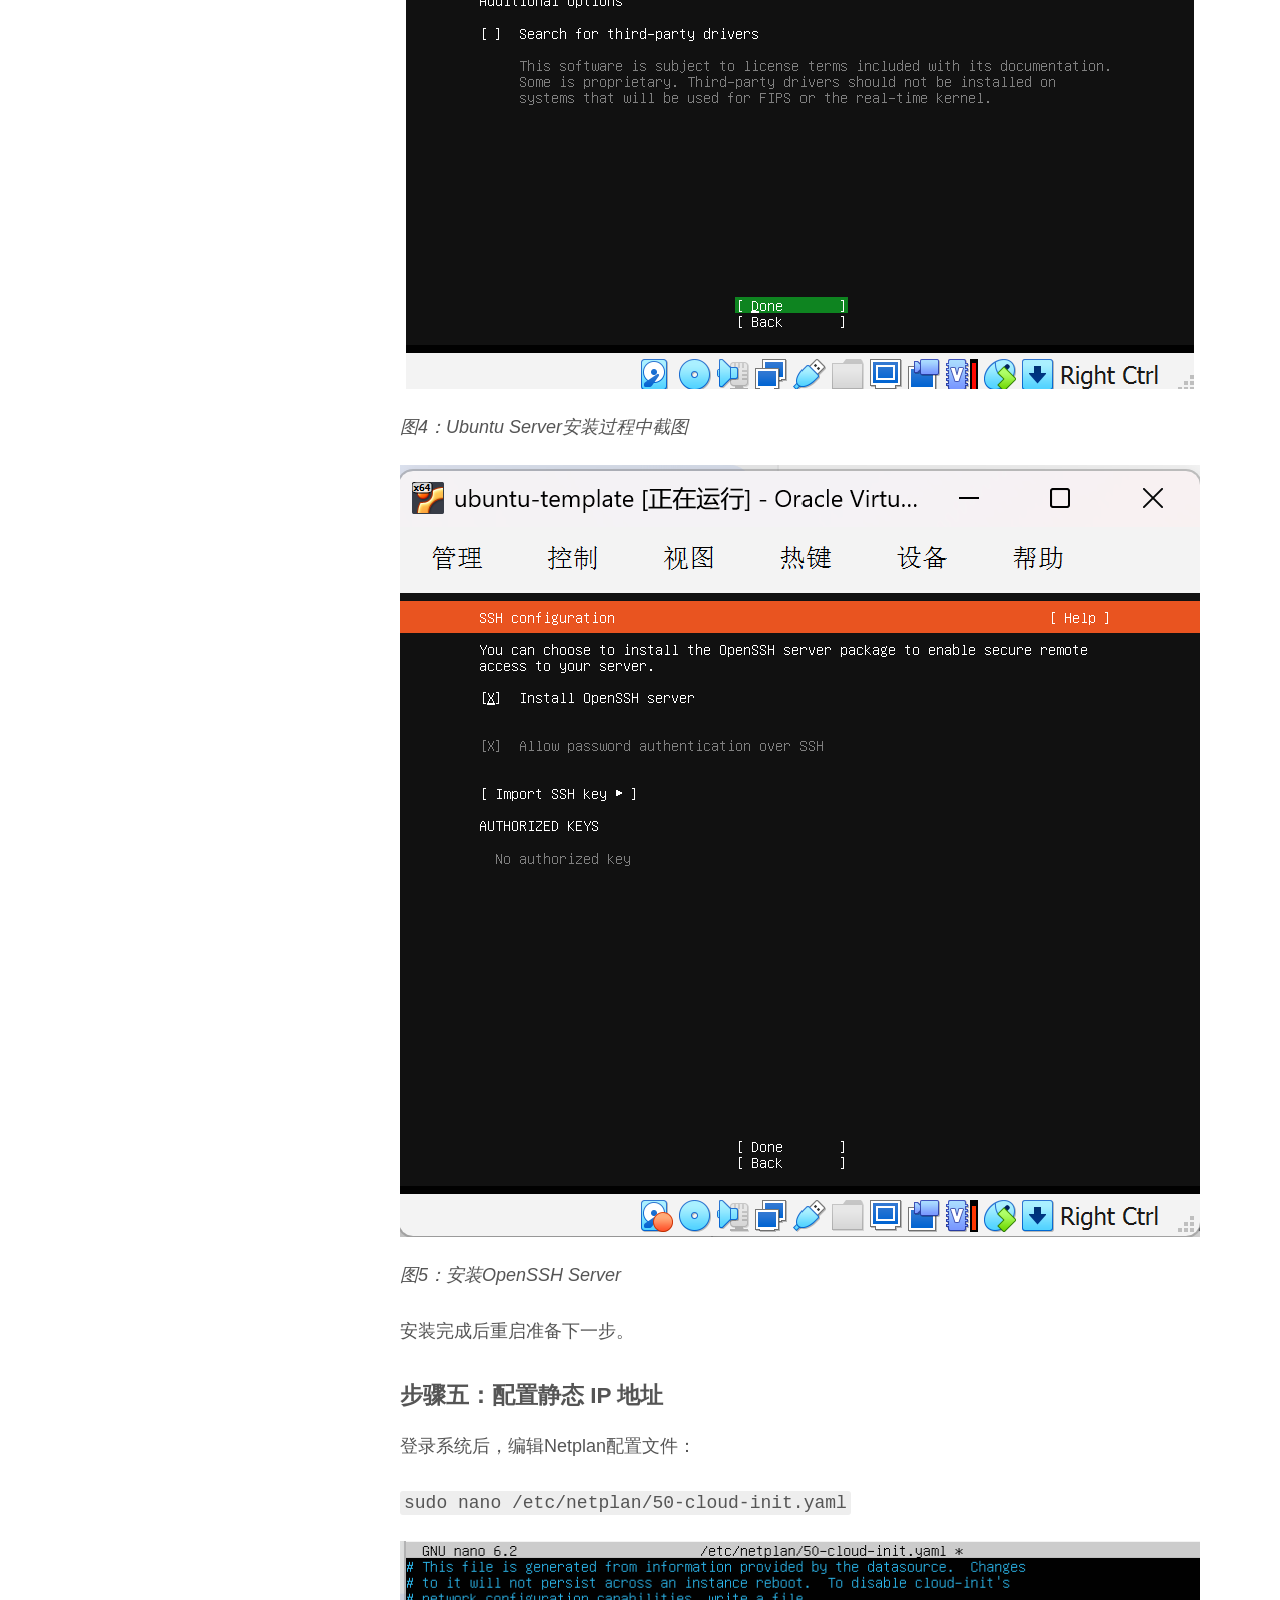
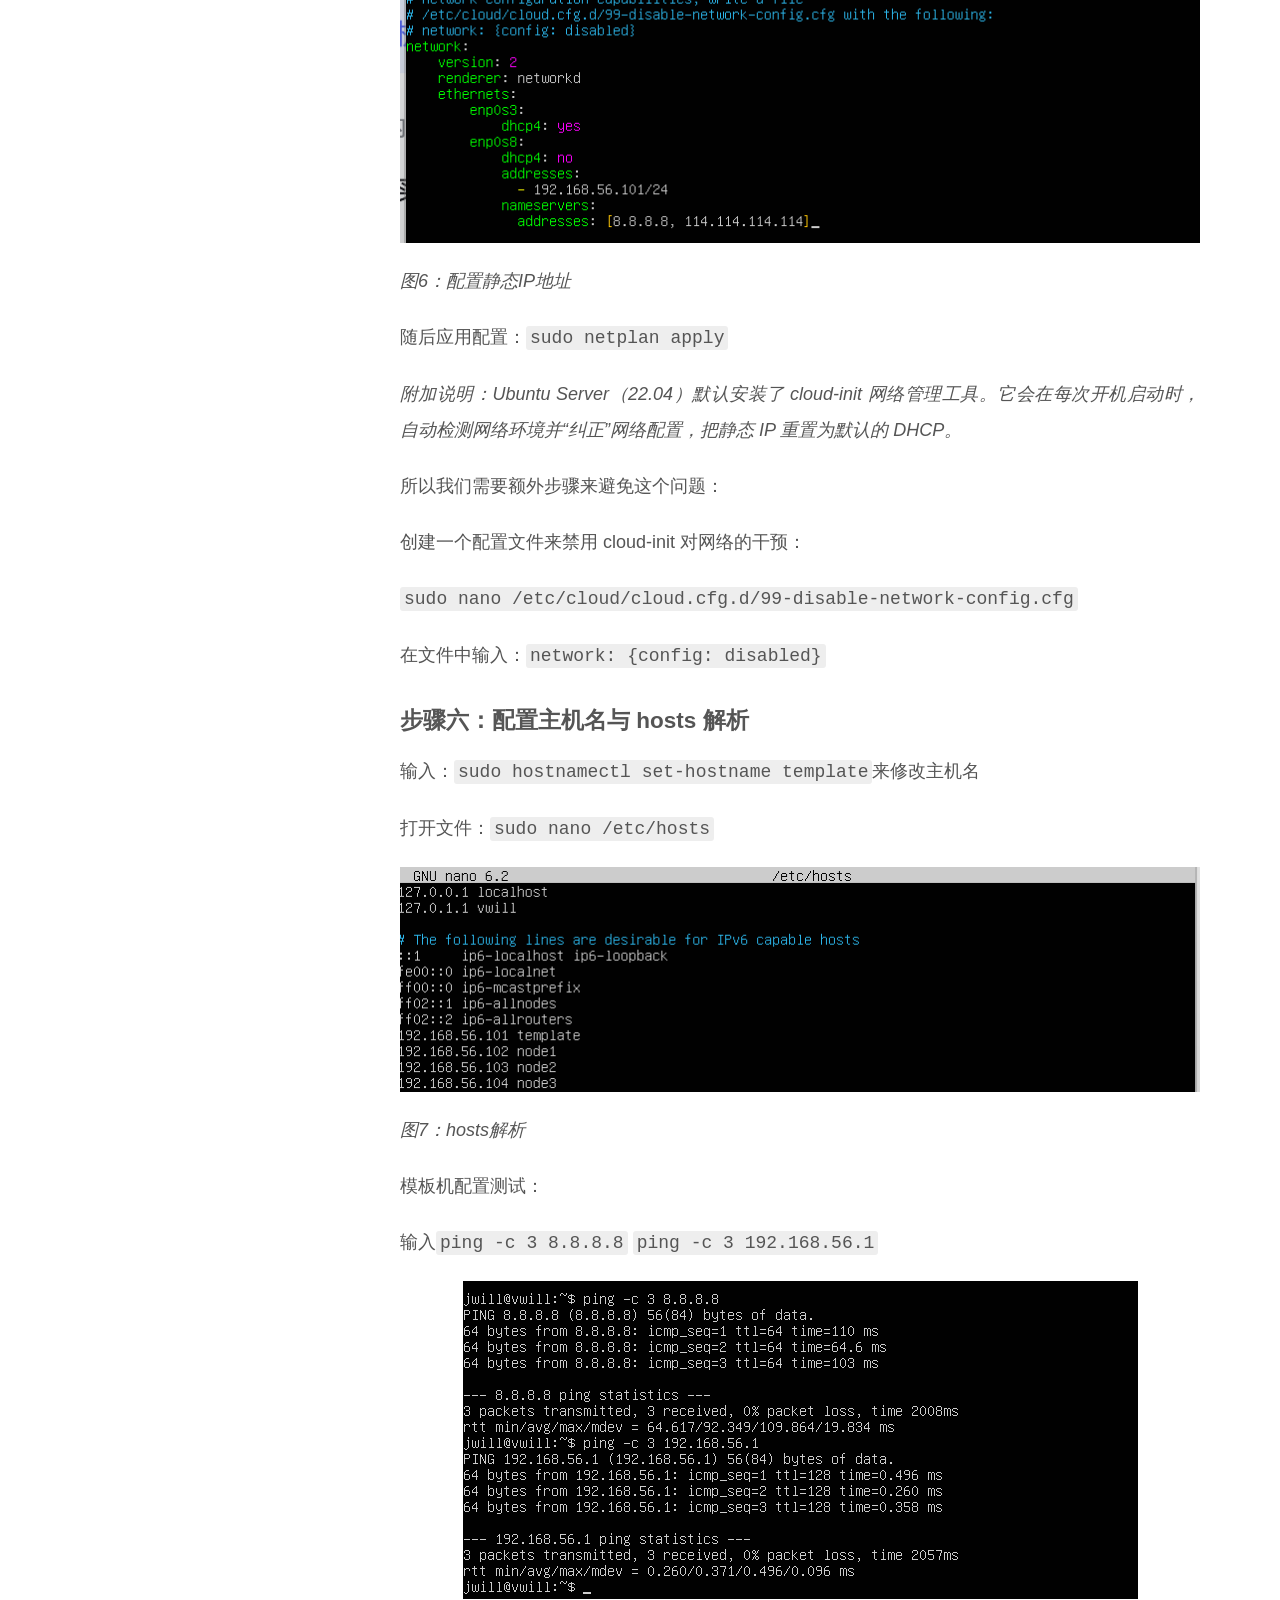
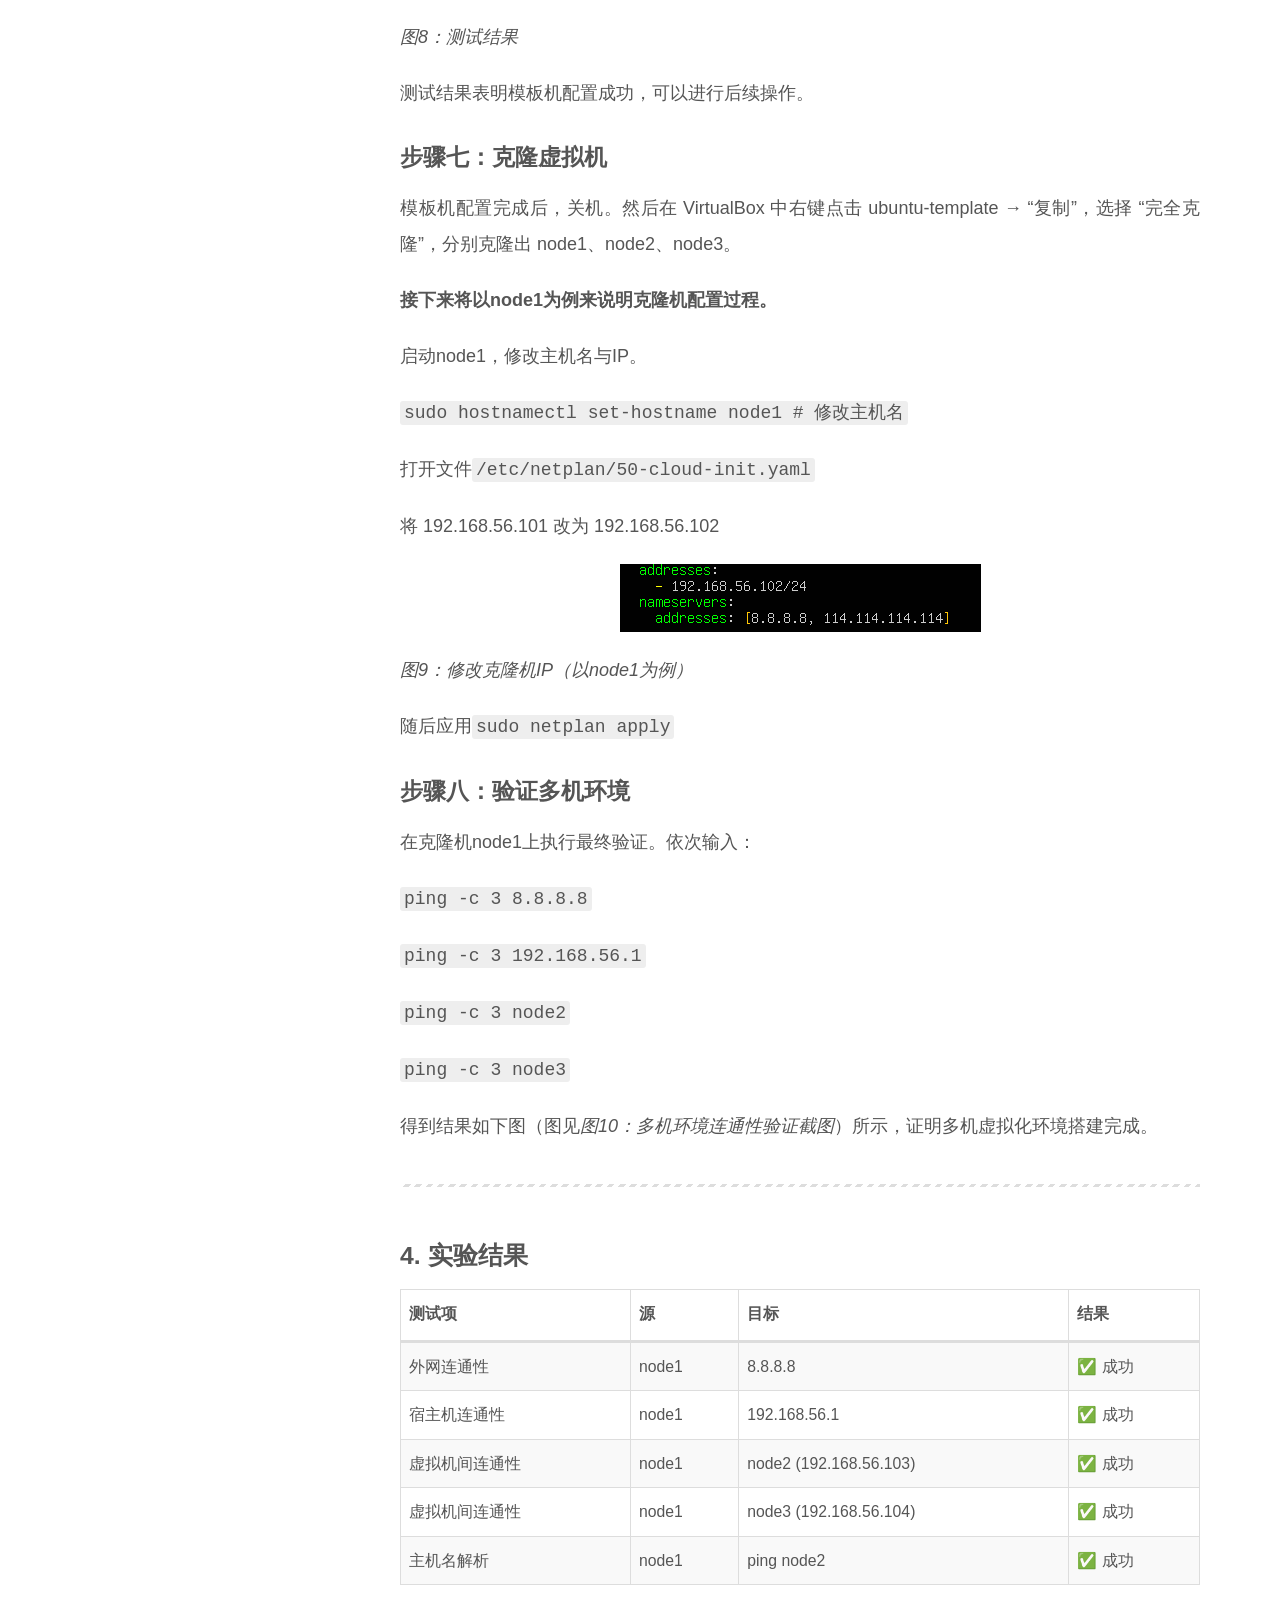
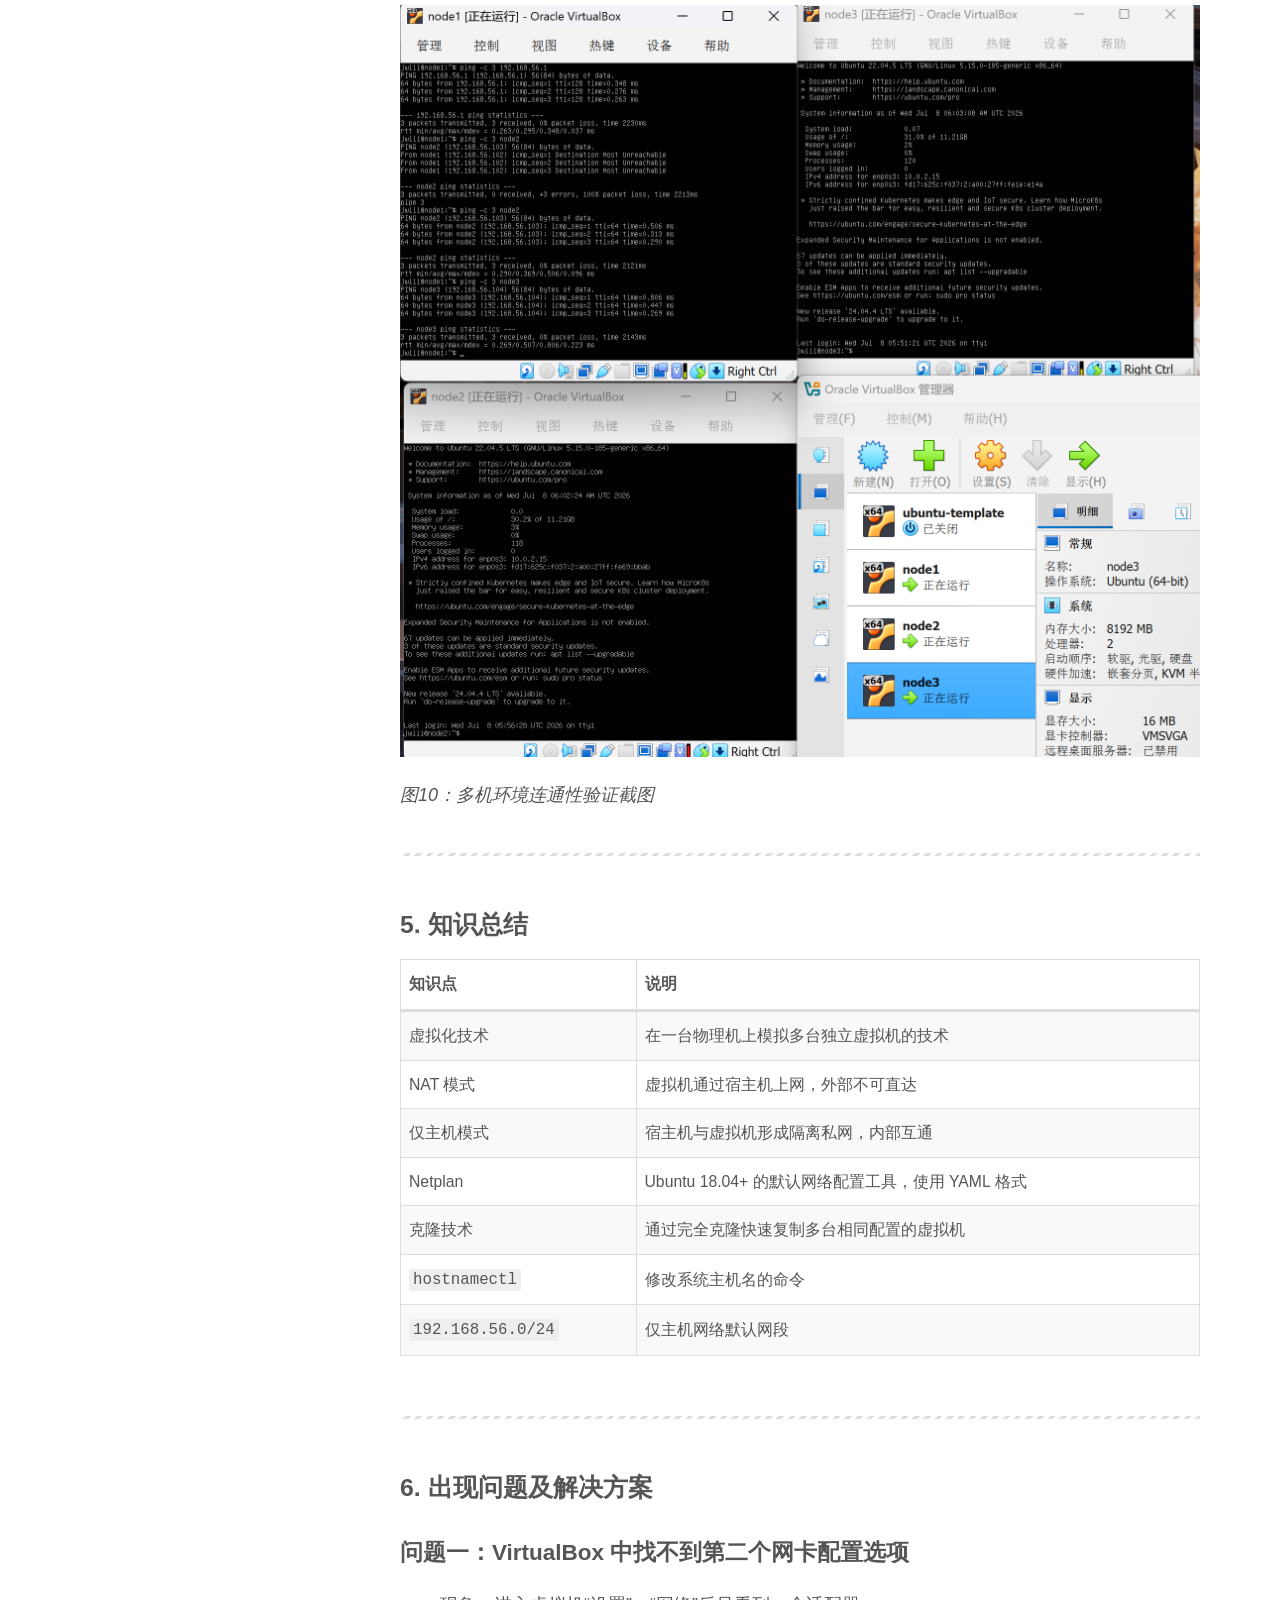
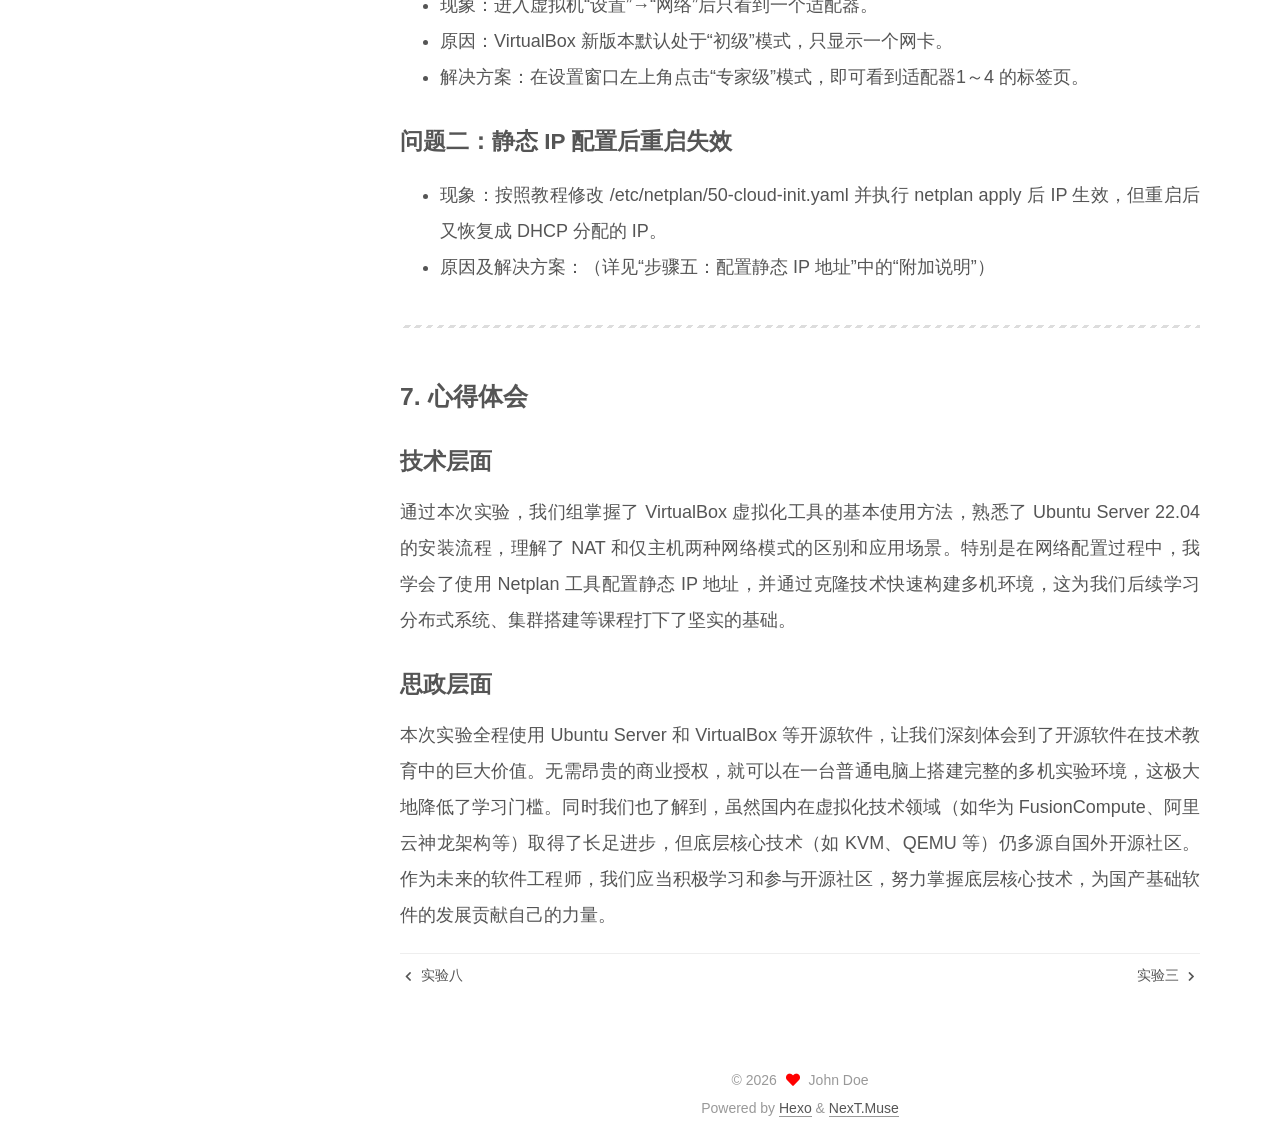
<file: 2026/07/09/lab5/index.html>
<!DOCTYPE html>
<html lang="en">
<head>
  <meta charset="UTF-8">
<meta name="viewport" content="width=device-width, initial-scale=1, maximum-scale=2">
<meta name="theme-color" content="#222">
<meta name="generator" content="Hexo 8.1.2">
  <link rel="apple-touch-icon" sizes="180x180" href="/images/apple-touch-icon-next.png">
  <link rel="icon" type="image/png" sizes="32x32" href="/images/favicon-32x32-next.png">
  <link rel="icon" type="image/png" sizes="16x16" href="/images/favicon-16x16-next.png">
  <link rel="mask-icon" href="/images/logo.svg" color="#222">

<link rel="stylesheet" href="/css/main.css">


<link rel="stylesheet" href="/lib/font-awesome/css/all.min.css">

<script id="hexo-configurations">
    var NexT = window.NexT || {};
    var CONFIG = {"hostname":"example.com","root":"/","scheme":"Muse","version":"7.8.0","exturl":false,"sidebar":{"position":"left","display":"post","padding":18,"offset":12,"onmobile":false},"copycode":{"enable":false,"show_result":false,"style":null},"back2top":{"enable":true,"sidebar":false,"scrollpercent":false},"bookmark":{"enable":false,"color":"#222","save":"auto"},"fancybox":false,"mediumzoom":false,"lazyload":false,"pangu":false,"comments":{"style":"tabs","active":null,"storage":true,"lazyload":false,"nav":null},"algolia":{"hits":{"per_page":10},"labels":{"input_placeholder":"Search for Posts","hits_empty":"We didn't find any results for the search: ${query}","hits_stats":"${hits} results found in ${time} ms"}},"localsearch":{"enable":false,"trigger":"auto","top_n_per_article":1,"unescape":false,"preload":false},"motion":{"enable":true,"async":false,"transition":{"post_block":"fadeIn","post_header":"slideDownIn","post_body":"slideDownIn","coll_header":"slideLeftIn","sidebar":"slideUpIn"}}};
  </script>

  <meta name="description" content="实验五：虚拟机安装与使用 1. 实验目的本次实验旨在：  使用虚拟机工具 VirtualBox 安装 Linux 系统（Ubuntu Server 22.04 LTS）； 通过克隆技术构建一个多机虚拟化环境； 了解和掌握基于虚拟机的开发环境的基本构建方法和配置。   2. 实验环境 操作系统：Windows 11 24H2 虚拟化软件：Oracle VirtualBox 7.2.12 虚拟机系统：">
<meta property="og:type" content="article">
<meta property="og:title" content="实验五">
<meta property="og:url" content="http://example.com/2026/07/09/lab5/index.html">
<meta property="og:site_name" content="Hexo">
<meta property="og:description" content="实验五：虚拟机安装与使用 1. 实验目的本次实验旨在：  使用虚拟机工具 VirtualBox 安装 Linux 系统（Ubuntu Server 22.04 LTS）； 通过克隆技术构建一个多机虚拟化环境； 了解和掌握基于虚拟机的开发环境的基本构建方法和配置。   2. 实验环境 操作系统：Windows 11 24H2 虚拟化软件：Oracle VirtualBox 7.2.12 虚拟机系统：">
<meta property="og:locale" content="en_US">
<meta property="og:image" content="http://example.com/2026/07/09/lab5/5-1-1.png">
<meta property="og:image" content="http://example.com/2026/07/09/lab5/5-1-2.png">
<meta property="og:image" content="http://example.com/2026/07/09/lab5/5-1-3.png">
<meta property="og:image" content="http://example.com/2026/07/09/lab5/5-1-4.png">
<meta property="og:image" content="http://example.com/2026/07/09/lab5/5-1-5.png">
<meta property="og:image" content="http://example.com/2026/07/09/lab5/5-1-6.png">
<meta property="og:image" content="http://example.com/2026/07/09/lab5/5-1-7.png">
<meta property="og:image" content="http://example.com/2026/07/09/lab5/5-1-8.png">
<meta property="og:image" content="http://example.com/2026/07/09/lab5/5-1-9.png">
<meta property="og:image" content="http://example.com/2026/07/09/lab5/5-1-10.png">
<meta property="article:published_time" content="2026-07-08T16:00:00.000Z">
<meta property="article:modified_time" content="2026-07-09T06:01:23.799Z">
<meta property="article:author" content="John Doe">
<meta name="twitter:card" content="summary">
<meta name="twitter:image" content="http://example.com/2026/07/09/lab5/5-1-1.png">

<link rel="canonical" href="http://example.com/2026/07/09/lab5/">


<script id="page-configurations">
  // https://hexo.io/docs/variables.html
  CONFIG.page = {
    sidebar: "",
    isHome : false,
    isPost : true,
    lang   : 'en'
  };
</script>

  <title>实验五 | Hexo</title>
  






  <noscript>
  <style>
  .use-motion .brand,
  .use-motion .menu-item,
  .sidebar-inner,
  .use-motion .post-block,
  .use-motion .pagination,
  .use-motion .comments,
  .use-motion .post-header,
  .use-motion .post-body,
  .use-motion .collection-header { opacity: initial; }

  .use-motion .site-title,
  .use-motion .site-subtitle {
    opacity: initial;
    top: initial;
  }

  .use-motion .logo-line-before i { left: initial; }
  .use-motion .logo-line-after i { right: initial; }
  </style>
</noscript>

</head>

<body itemscope itemtype="http://schema.org/WebPage">
  <div class="container use-motion">
    <div class="headband"></div>

    <header class="header" itemscope itemtype="http://schema.org/WPHeader">
      <div class="header-inner"><div class="site-brand-container">
  <div class="site-nav-toggle">
    <div class="toggle" aria-label="Toggle navigation bar">
      <span class="toggle-line toggle-line-first"></span>
      <span class="toggle-line toggle-line-middle"></span>
      <span class="toggle-line toggle-line-last"></span>
    </div>
  </div>

  <div class="site-meta">

    <a href="/" class="brand" rel="start">
      <span class="logo-line-before"><i></i></span>
      <h1 class="site-title">Hexo</h1>
      <span class="logo-line-after"><i></i></span>
    </a>
  </div>

  <div class="site-nav-right">
    <div class="toggle popup-trigger">
    </div>
  </div>
</div>




<nav class="site-nav">
  <ul id="menu" class="main-menu menu">
        <li class="menu-item menu-item-home">

    <a href="/" rel="section"><i class="fa fa-home fa-fw"></i>Home</a>

  </li>
        <li class="menu-item menu-item-archives">

    <a href="/archives/" rel="section"><i class="fa fa-archive fa-fw"></i>Archives</a>

  </li>
  </ul>
</nav>




</div>
    </header>

    
  <div class="back-to-top">
    <i class="fa fa-arrow-up"></i>
    <span>0%</span>
  </div>


    <main class="main">
      <div class="main-inner">
        <div class="content-wrap">
          

          <div class="content post posts-expand">
            

    
  
  
  <article itemscope itemtype="http://schema.org/Article" class="post-block" lang="en">
    <link itemprop="mainEntityOfPage" href="http://example.com/2026/07/09/lab5/">

    <span hidden itemprop="author" itemscope itemtype="http://schema.org/Person">
      <meta itemprop="image" content="/images/avatar.gif">
      <meta itemprop="name" content="John Doe">
      <meta itemprop="description" content="">
    </span>

    <span hidden itemprop="publisher" itemscope itemtype="http://schema.org/Organization">
      <meta itemprop="name" content="Hexo">
    </span>
      <header class="post-header">
        <h1 class="post-title" itemprop="name headline">
          实验五
        </h1>

        <div class="post-meta">
            <span class="post-meta-item">
              <span class="post-meta-item-icon">
                <i class="far fa-calendar"></i>
              </span>
              <span class="post-meta-item-text">Posted on</span>
              

              <time title="Created: 2026-07-09 00:00:00 / Modified: 14:01:23" itemprop="dateCreated datePublished" datetime="2026-07-09T00:00:00+08:00">2026-07-09</time>
            </span>

          

        </div>
      </header>

    
    
    
    <div class="post-body" itemprop="articleBody">

      
        <h1 id="实验五：虚拟机安装与使用"><a href="#实验五：虚拟机安装与使用" class="headerlink" title="实验五：虚拟机安装与使用"></a>实验五：虚拟机安装与使用</h1><hr>
<h2 id="1-实验目的"><a href="#1-实验目的" class="headerlink" title="1. 实验目的"></a>1. 实验目的</h2><p>本次实验旨在：</p>
<ol>
<li>使用虚拟机工具 VirtualBox 安装 Linux 系统（Ubuntu Server 22.04 LTS）；</li>
<li>通过克隆技术构建一个多机虚拟化环境；</li>
<li>了解和掌握基于虚拟机的开发环境的基本构建方法和配置。</li>
</ol>
<hr>
<h2 id="2-实验环境"><a href="#2-实验环境" class="headerlink" title="2. 实验环境"></a>2. 实验环境</h2><ul>
<li><strong>操作系统</strong>：Windows 11 24H2</li>
<li><strong>虚拟化软件</strong>：Oracle VirtualBox 7.2.12</li>
<li><strong>虚拟机系统</strong>：Ubuntu Server 22.04 LTS</li>
<li><strong>虚拟机配置</strong>：内存 8GB，硬盘 25GB（动态分配）</li>
<li><strong>网络拓扑</strong>：<ul>
<li>NAT 网络：用于虚拟机上网（适配器1）</li>
<li>仅主机网络（Host-Only）：IP 段 192.168.56.0&#x2F;24（适配器2）</li>
</ul>
</li>
<li><strong>虚拟机节点</strong>：<table>
<thead>
<tr>
<th>节点名</th>
<th>IP 地址</th>
</tr>
</thead>
<tbody><tr>
<td>template</td>
<td>192.168.56.101</td>
</tr>
<tr>
<td>node1</td>
<td>192.168.56.102</td>
</tr>
<tr>
<td>node2</td>
<td>192.168.56.103</td>
</tr>
<tr>
<td>node3</td>
<td>192.168.56.104</td>
</tr>
</tbody></table>
</li>
</ul>
<hr>
<h2 id="3-实验过程"><a href="#3-实验过程" class="headerlink" title="3. 实验过程"></a>3. 实验过程</h2><h3 id="步骤一：下载与安装-VirtualBox"><a href="#步骤一：下载与安装-VirtualBox" class="headerlink" title="步骤一：下载与安装 VirtualBox"></a>步骤一：下载与安装 VirtualBox</h3><p>保持默认设置，直接安装即可。</p>
<img src="/2026/07/09/lab5/5-1-1.png" class="">

<p><em>图1：安装界面</em></p>
<h3 id="步骤二：下载-Ubuntu-Server-ISO-镜像"><a href="#步骤二：下载-Ubuntu-Server-ISO-镜像" class="headerlink" title="步骤二：下载 Ubuntu Server ISO 镜像"></a>步骤二：下载 Ubuntu Server ISO 镜像</h3><img src="/2026/07/09/lab5/5-1-2.png" class="">

<p><em>图2：Ubuntu下载页面</em></p>
<h3 id="步骤三：创建模板虚拟机（ubuntu-template）"><a href="#步骤三：创建模板虚拟机（ubuntu-template）" class="headerlink" title="步骤三：创建模板虚拟机（ubuntu-template）"></a>步骤三：创建模板虚拟机（ubuntu-template）</h3><p>在 VirtualBox 中点击“新建”按钮，输入虚拟机名称为 <code>ubuntu-template</code>，选择下载好的 Ubuntu Server 22.04 LTS ISO 镜像，类型选择 Linux，版本选择 Ubuntu (64-bit)。</p>
<img src="/2026/07/09/lab5/5-1-3.png" class="">

<p><em>图3：新建虚拟机配置界面</em></p>
<p>分配硬件资源：内存设置为 8192 MB，硬盘选择 VDI 格式、动态分配、大小 25 GB。</p>
<p>配置双网卡：在“设置”→“网络”中，适配器1 选择 NAT 模式（用于上网），适配器2 选择“仅主机(Host-Only)网络”模式（用于内网通信）。</p>
<h3 id="步骤四：安装-Ubuntu-Server-22-04"><a href="#步骤四：安装-Ubuntu-Server-22-04" class="headerlink" title="步骤四：安装 Ubuntu Server 22.04"></a>步骤四：安装 Ubuntu Server 22.04</h3><p>启动虚拟机，按步骤开始安装Ubuntu Server。存储配置选择 “Use an entire disk”，按空格键选中“Install OpenSSH server”，其余基本保持默认。</p>
<img src="/2026/07/09/lab5/5-1-4.png" class="">

<p><em>图4：Ubuntu Server安装过程中截图</em></p>
<img src="/2026/07/09/lab5/5-1-5.png" class="">

<p><em>图5：安装OpenSSH Server</em></p>
<p>安装完成后重启准备下一步。</p>
<h3 id="步骤五：配置静态-IP-地址"><a href="#步骤五：配置静态-IP-地址" class="headerlink" title="步骤五：配置静态 IP 地址"></a>步骤五：配置静态 IP 地址</h3><p>登录系统后，编辑Netplan配置文件：</p>
<p><code>sudo nano /etc/netplan/50-cloud-init.yaml</code></p>
<img src="/2026/07/09/lab5/5-1-6.png" class="">

<p><em>图6：配置静态IP地址</em></p>
<p>随后应用配置：<code>sudo netplan apply</code></p>
<p><em>附加说明：Ubuntu Server（22.04）默认安装了 cloud-init 网络管理工具。它会在每次开机启动时，自动检测网络环境并“纠正”网络配置，把静态 IP 重置为默认的 DHCP。</em></p>
<p>所以我们需要额外步骤来避免这个问题：</p>
<p>创建一个配置文件来禁用 cloud-init 对网络的干预：</p>
<p><code>sudo nano /etc/cloud/cloud.cfg.d/99-disable-network-config.cfg</code></p>
<p>在文件中输入：<code>network: &#123;config: disabled&#125;</code></p>
<h3 id="步骤六：配置主机名与-hosts-解析"><a href="#步骤六：配置主机名与-hosts-解析" class="headerlink" title="步骤六：配置主机名与 hosts 解析"></a>步骤六：配置主机名与 hosts 解析</h3><p>输入：<code>sudo hostnamectl set-hostname template</code>来修改主机名</p>
<p>打开文件：<code>sudo nano /etc/hosts</code></p>
<img src="/2026/07/09/lab5/5-1-7.png" class="">

<p><em>图7：hosts解析</em></p>
<p>模板机配置测试：</p>
<p>输入<code>ping -c 3 8.8.8.8</code> <code>ping -c 3 192.168.56.1</code></p>
<img src="/2026/07/09/lab5/5-1-8.png" class="">

<p><em>图8：测试结果</em></p>
<p>测试结果表明模板机配置成功，可以进行后续操作。</p>
<h3 id="步骤七：克隆虚拟机"><a href="#步骤七：克隆虚拟机" class="headerlink" title="步骤七：克隆虚拟机"></a>步骤七：克隆虚拟机</h3><p>模板机配置完成后，关机。然后在 VirtualBox 中右键点击 ubuntu-template → “复制”，选择 “完全克隆”，分别克隆出 node1、node2、node3。</p>
<p><strong>接下来将以node1为例来说明克隆机配置过程。</strong></p>
<p>启动node1，修改主机名与IP。</p>
<p><code>sudo hostnamectl set-hostname node1  # 修改主机名</code></p>
<p>打开文件<code>/etc/netplan/50-cloud-init.yaml</code></p>
<p>将 192.168.56.101 改为 192.168.56.102</p>
<img src="/2026/07/09/lab5/5-1-9.png" class="">

<p><em>图9：修改克隆机IP（以node1为例）</em></p>
<p>随后应用<code>sudo netplan apply</code></p>
<h3 id="步骤八：验证多机环境"><a href="#步骤八：验证多机环境" class="headerlink" title="步骤八：验证多机环境"></a>步骤八：验证多机环境</h3><p>在克隆机node1上执行最终验证。依次输入：</p>
<p><code>ping -c 3 8.8.8.8</code></p>
<p><code>ping -c 3 192.168.56.1</code></p>
<p><code>ping -c 3 node2</code></p>
<p><code>ping -c 3 node3</code></p>
<p>得到结果如下图（图见<em>图10：多机环境连通性验证截图</em>）所示，证明多机虚拟化环境搭建完成。</p>
<hr>
<h2 id="4-实验结果"><a href="#4-实验结果" class="headerlink" title="4. 实验结果"></a>4. 实验结果</h2><table>
<thead>
<tr>
<th>测试项</th>
<th>源</th>
<th>目标</th>
<th>结果</th>
</tr>
</thead>
<tbody><tr>
<td>外网连通性</td>
<td>node1</td>
<td>8.8.8.8</td>
<td>✅ 成功</td>
</tr>
<tr>
<td>宿主机连通性</td>
<td>node1</td>
<td>192.168.56.1</td>
<td>✅ 成功</td>
</tr>
<tr>
<td>虚拟机间连通性</td>
<td>node1</td>
<td>node2 (192.168.56.103)</td>
<td>✅ 成功</td>
</tr>
<tr>
<td>虚拟机间连通性</td>
<td>node1</td>
<td>node3 (192.168.56.104)</td>
<td>✅ 成功</td>
</tr>
<tr>
<td>主机名解析</td>
<td>node1</td>
<td>ping node2</td>
<td>✅ 成功</td>
</tr>
</tbody></table>
<img src="/2026/07/09/lab5/5-1-10.png" class="">
<p><em>图10：多机环境连通性验证截图</em></p>
<hr>
<h2 id="5-知识总结"><a href="#5-知识总结" class="headerlink" title="5. 知识总结"></a>5. 知识总结</h2><table>
<thead>
<tr>
<th>知识点</th>
<th>说明</th>
</tr>
</thead>
<tbody><tr>
<td>虚拟化技术</td>
<td>在一台物理机上模拟多台独立虚拟机的技术</td>
</tr>
<tr>
<td>NAT 模式</td>
<td>虚拟机通过宿主机上网，外部不可直达</td>
</tr>
<tr>
<td>仅主机模式</td>
<td>宿主机与虚拟机形成隔离私网，内部互通</td>
</tr>
<tr>
<td>Netplan</td>
<td>Ubuntu 18.04+ 的默认网络配置工具，使用 YAML 格式</td>
</tr>
<tr>
<td>克隆技术</td>
<td>通过完全克隆快速复制多台相同配置的虚拟机</td>
</tr>
<tr>
<td><code>hostnamectl</code></td>
<td>修改系统主机名的命令</td>
</tr>
<tr>
<td><code>192.168.56.0/24</code></td>
<td>仅主机网络默认网段</td>
</tr>
</tbody></table>
<hr>
<h2 id="6-出现问题及解决方案"><a href="#6-出现问题及解决方案" class="headerlink" title="6. 出现问题及解决方案"></a>6. 出现问题及解决方案</h2><h3 id="问题一：VirtualBox-中找不到第二个网卡配置选项"><a href="#问题一：VirtualBox-中找不到第二个网卡配置选项" class="headerlink" title="问题一：VirtualBox 中找不到第二个网卡配置选项"></a>问题一：VirtualBox 中找不到第二个网卡配置选项</h3><ul>
<li>现象：进入虚拟机“设置”→“网络”后只看到一个适配器。</li>
<li>原因：VirtualBox 新版本默认处于“初级”模式，只显示一个网卡。</li>
<li>解决方案：在设置窗口左上角点击“专家级”模式，即可看到适配器1～4 的标签页。</li>
</ul>
<h3 id="问题二：静态-IP-配置后重启失效"><a href="#问题二：静态-IP-配置后重启失效" class="headerlink" title="问题二：静态 IP 配置后重启失效"></a>问题二：静态 IP 配置后重启失效</h3><ul>
<li>现象：按照教程修改 &#x2F;etc&#x2F;netplan&#x2F;50-cloud-init.yaml 并执行 netplan apply 后 IP 生效，但重启后又恢复成 DHCP 分配的 IP。</li>
<li>原因及解决方案：（详见“步骤五：配置静态 IP 地址”中的“附加说明”）</li>
</ul>
<hr>
<h2 id="7-心得体会"><a href="#7-心得体会" class="headerlink" title="7. 心得体会"></a>7. 心得体会</h2><h3 id="技术层面"><a href="#技术层面" class="headerlink" title="技术层面"></a>技术层面</h3><p>通过本次实验，我们组掌握了 VirtualBox 虚拟化工具的基本使用方法，熟悉了 Ubuntu Server 22.04 的安装流程，理解了 NAT 和仅主机两种网络模式的区别和应用场景。特别是在网络配置过程中，我学会了使用 Netplan 工具配置静态 IP 地址，并通过克隆技术快速构建多机环境，这为我们后续学习分布式系统、集群搭建等课程打下了坚实的基础。</p>
<h3 id="思政层面"><a href="#思政层面" class="headerlink" title="思政层面"></a>思政层面</h3><p>本次实验全程使用 Ubuntu Server 和 VirtualBox 等开源软件，让我们深刻体会到了开源软件在技术教育中的巨大价值。无需昂贵的商业授权，就可以在一台普通电脑上搭建完整的多机实验环境，这极大地降低了学习门槛。同时我们也了解到，虽然国内在虚拟化技术领域（如华为 FusionCompute、阿里云神龙架构等）取得了长足进步，但底层核心技术（如 KVM、QEMU 等）仍多源自国外开源社区。作为未来的软件工程师，我们应当积极学习和参与开源社区，努力掌握底层核心技术，为国产基础软件的发展贡献自己的力量。</p>

    </div>

    
    
    

      <footer class="post-footer">

        


        
    <div class="post-nav">
      <div class="post-nav-item">
    <a href="/2026/07/09/lab8/" rel="prev" title="实验八">
      <i class="fa fa-chevron-left"></i> 实验八
    </a></div>
      <div class="post-nav-item">
    <a href="/2026/07/09/lab3/" rel="next" title="实验三">
      实验三 <i class="fa fa-chevron-right"></i>
    </a></div>
    </div>
      </footer>
    
  </article>
  
  
  



          </div>
          

<script>
  window.addEventListener('tabs:register', () => {
    let { activeClass } = CONFIG.comments;
    if (CONFIG.comments.storage) {
      activeClass = localStorage.getItem('comments_active') || activeClass;
    }
    if (activeClass) {
      let activeTab = document.querySelector(`a[href="#comment-${activeClass}"]`);
      if (activeTab) {
        activeTab.click();
      }
    }
  });
  if (CONFIG.comments.storage) {
    window.addEventListener('tabs:click', event => {
      if (!event.target.matches('.tabs-comment .tab-content .tab-pane')) return;
      let commentClass = event.target.classList[1];
      localStorage.setItem('comments_active', commentClass);
    });
  }
</script>

        </div>
          
  
  <div class="toggle sidebar-toggle">
    <span class="toggle-line toggle-line-first"></span>
    <span class="toggle-line toggle-line-middle"></span>
    <span class="toggle-line toggle-line-last"></span>
  </div>

  <aside class="sidebar">
    <div class="sidebar-inner">

      <ul class="sidebar-nav motion-element">
        <li class="sidebar-nav-toc">
          Table of Contents
        </li>
        <li class="sidebar-nav-overview">
          Overview
        </li>
      </ul>

      <!--noindex-->
      <div class="post-toc-wrap sidebar-panel">
          <div class="post-toc motion-element"><ol class="nav"><li class="nav-item nav-level-1"><a class="nav-link" href="#%E5%AE%9E%E9%AA%8C%E4%BA%94%EF%BC%9A%E8%99%9A%E6%8B%9F%E6%9C%BA%E5%AE%89%E8%A3%85%E4%B8%8E%E4%BD%BF%E7%94%A8"><span class="nav-number">1.</span> <span class="nav-text">实验五：虚拟机安装与使用</span></a><ol class="nav-child"><li class="nav-item nav-level-2"><a class="nav-link" href="#1-%E5%AE%9E%E9%AA%8C%E7%9B%AE%E7%9A%84"><span class="nav-number">1.1.</span> <span class="nav-text">1. 实验目的</span></a></li><li class="nav-item nav-level-2"><a class="nav-link" href="#2-%E5%AE%9E%E9%AA%8C%E7%8E%AF%E5%A2%83"><span class="nav-number">1.2.</span> <span class="nav-text">2. 实验环境</span></a></li><li class="nav-item nav-level-2"><a class="nav-link" href="#3-%E5%AE%9E%E9%AA%8C%E8%BF%87%E7%A8%8B"><span class="nav-number">1.3.</span> <span class="nav-text">3. 实验过程</span></a><ol class="nav-child"><li class="nav-item nav-level-3"><a class="nav-link" href="#%E6%AD%A5%E9%AA%A4%E4%B8%80%EF%BC%9A%E4%B8%8B%E8%BD%BD%E4%B8%8E%E5%AE%89%E8%A3%85-VirtualBox"><span class="nav-number">1.3.1.</span> <span class="nav-text">步骤一：下载与安装 VirtualBox</span></a></li><li class="nav-item nav-level-3"><a class="nav-link" href="#%E6%AD%A5%E9%AA%A4%E4%BA%8C%EF%BC%9A%E4%B8%8B%E8%BD%BD-Ubuntu-Server-ISO-%E9%95%9C%E5%83%8F"><span class="nav-number">1.3.2.</span> <span class="nav-text">步骤二：下载 Ubuntu Server ISO 镜像</span></a></li><li class="nav-item nav-level-3"><a class="nav-link" href="#%E6%AD%A5%E9%AA%A4%E4%B8%89%EF%BC%9A%E5%88%9B%E5%BB%BA%E6%A8%A1%E6%9D%BF%E8%99%9A%E6%8B%9F%E6%9C%BA%EF%BC%88ubuntu-template%EF%BC%89"><span class="nav-number">1.3.3.</span> <span class="nav-text">步骤三：创建模板虚拟机（ubuntu-template）</span></a></li><li class="nav-item nav-level-3"><a class="nav-link" href="#%E6%AD%A5%E9%AA%A4%E5%9B%9B%EF%BC%9A%E5%AE%89%E8%A3%85-Ubuntu-Server-22-04"><span class="nav-number">1.3.4.</span> <span class="nav-text">步骤四：安装 Ubuntu Server 22.04</span></a></li><li class="nav-item nav-level-3"><a class="nav-link" href="#%E6%AD%A5%E9%AA%A4%E4%BA%94%EF%BC%9A%E9%85%8D%E7%BD%AE%E9%9D%99%E6%80%81-IP-%E5%9C%B0%E5%9D%80"><span class="nav-number">1.3.5.</span> <span class="nav-text">步骤五：配置静态 IP 地址</span></a></li><li class="nav-item nav-level-3"><a class="nav-link" href="#%E6%AD%A5%E9%AA%A4%E5%85%AD%EF%BC%9A%E9%85%8D%E7%BD%AE%E4%B8%BB%E6%9C%BA%E5%90%8D%E4%B8%8E-hosts-%E8%A7%A3%E6%9E%90"><span class="nav-number">1.3.6.</span> <span class="nav-text">步骤六：配置主机名与 hosts 解析</span></a></li><li class="nav-item nav-level-3"><a class="nav-link" href="#%E6%AD%A5%E9%AA%A4%E4%B8%83%EF%BC%9A%E5%85%8B%E9%9A%86%E8%99%9A%E6%8B%9F%E6%9C%BA"><span class="nav-number">1.3.7.</span> <span class="nav-text">步骤七：克隆虚拟机</span></a></li><li class="nav-item nav-level-3"><a class="nav-link" href="#%E6%AD%A5%E9%AA%A4%E5%85%AB%EF%BC%9A%E9%AA%8C%E8%AF%81%E5%A4%9A%E6%9C%BA%E7%8E%AF%E5%A2%83"><span class="nav-number">1.3.8.</span> <span class="nav-text">步骤八：验证多机环境</span></a></li></ol></li><li class="nav-item nav-level-2"><a class="nav-link" href="#4-%E5%AE%9E%E9%AA%8C%E7%BB%93%E6%9E%9C"><span class="nav-number">1.4.</span> <span class="nav-text">4. 实验结果</span></a></li><li class="nav-item nav-level-2"><a class="nav-link" href="#5-%E7%9F%A5%E8%AF%86%E6%80%BB%E7%BB%93"><span class="nav-number">1.5.</span> <span class="nav-text">5. 知识总结</span></a></li><li class="nav-item nav-level-2"><a class="nav-link" href="#6-%E5%87%BA%E7%8E%B0%E9%97%AE%E9%A2%98%E5%8F%8A%E8%A7%A3%E5%86%B3%E6%96%B9%E6%A1%88"><span class="nav-number">1.6.</span> <span class="nav-text">6. 出现问题及解决方案</span></a><ol class="nav-child"><li class="nav-item nav-level-3"><a class="nav-link" href="#%E9%97%AE%E9%A2%98%E4%B8%80%EF%BC%9AVirtualBox-%E4%B8%AD%E6%89%BE%E4%B8%8D%E5%88%B0%E7%AC%AC%E4%BA%8C%E4%B8%AA%E7%BD%91%E5%8D%A1%E9%85%8D%E7%BD%AE%E9%80%89%E9%A1%B9"><span class="nav-number">1.6.1.</span> <span class="nav-text">问题一：VirtualBox 中找不到第二个网卡配置选项</span></a></li><li class="nav-item nav-level-3"><a class="nav-link" href="#%E9%97%AE%E9%A2%98%E4%BA%8C%EF%BC%9A%E9%9D%99%E6%80%81-IP-%E9%85%8D%E7%BD%AE%E5%90%8E%E9%87%8D%E5%90%AF%E5%A4%B1%E6%95%88"><span class="nav-number">1.6.2.</span> <span class="nav-text">问题二：静态 IP 配置后重启失效</span></a></li></ol></li><li class="nav-item nav-level-2"><a class="nav-link" href="#7-%E5%BF%83%E5%BE%97%E4%BD%93%E4%BC%9A"><span class="nav-number">1.7.</span> <span class="nav-text">7. 心得体会</span></a><ol class="nav-child"><li class="nav-item nav-level-3"><a class="nav-link" href="#%E6%8A%80%E6%9C%AF%E5%B1%82%E9%9D%A2"><span class="nav-number">1.7.1.</span> <span class="nav-text">技术层面</span></a></li><li class="nav-item nav-level-3"><a class="nav-link" href="#%E6%80%9D%E6%94%BF%E5%B1%82%E9%9D%A2"><span class="nav-number">1.7.2.</span> <span class="nav-text">思政层面</span></a></li></ol></li></ol></li></ol></div>
      </div>
      <!--/noindex-->

      <div class="site-overview-wrap sidebar-panel">
        <div class="site-author motion-element" itemprop="author" itemscope itemtype="http://schema.org/Person">
  <p class="site-author-name" itemprop="name">John Doe</p>
  <div class="site-description" itemprop="description"></div>
</div>
<div class="site-state-wrap motion-element">
  <nav class="site-state">
      <div class="site-state-item site-state-posts">
          <a href="/archives/">
        
          <span class="site-state-item-count">7</span>
          <span class="site-state-item-name">posts</span>
        </a>
      </div>
  </nav>
</div>



      </div>

    </div>
  </aside>
  <div id="sidebar-dimmer"></div>


      </div>
    </main>

    <footer class="footer">
      <div class="footer-inner">
        

        

<div class="copyright">
  
  &copy; 
  <span itemprop="copyrightYear">2026</span>
  <span class="with-love">
    <i class="fa fa-heart"></i>
  </span>
  <span class="author" itemprop="copyrightHolder">John Doe</span>
</div>
  <div class="powered-by">Powered by <a href="https://hexo.io/" class="theme-link" rel="noopener" target="_blank">Hexo</a> & <a href="https://muse.theme-next.org/" class="theme-link" rel="noopener" target="_blank">NexT.Muse</a>
  </div>

        








      </div>
    </footer>
  </div>

  
  <script src="/lib/anime.min.js"></script>
  <script src="/lib/velocity/velocity.min.js"></script>
  <script src="/lib/velocity/velocity.ui.min.js"></script>

<script src="/js/utils.js"></script>

<script src="/js/motion.js"></script>


<script src="/js/schemes/muse.js"></script>


<script src="/js/next-boot.js"></script>




  















  

  

</body>
</html>
</file>
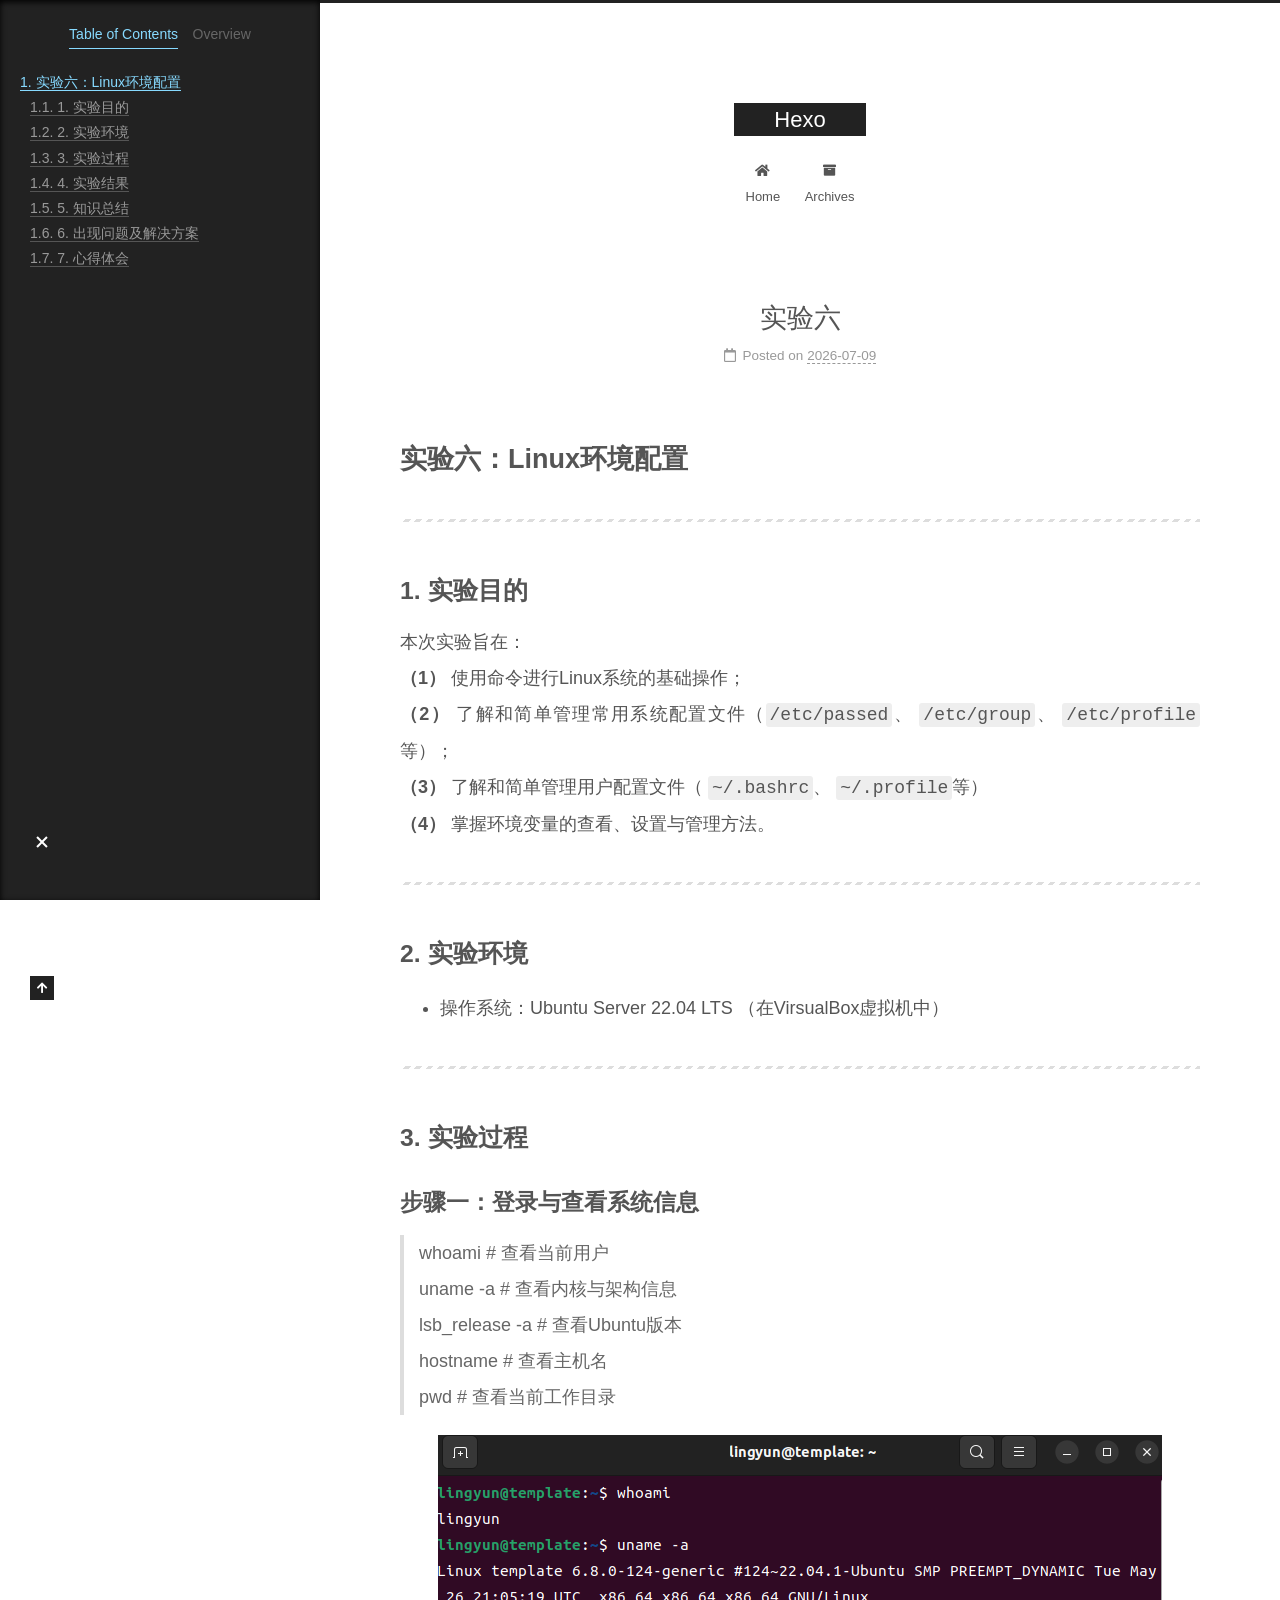
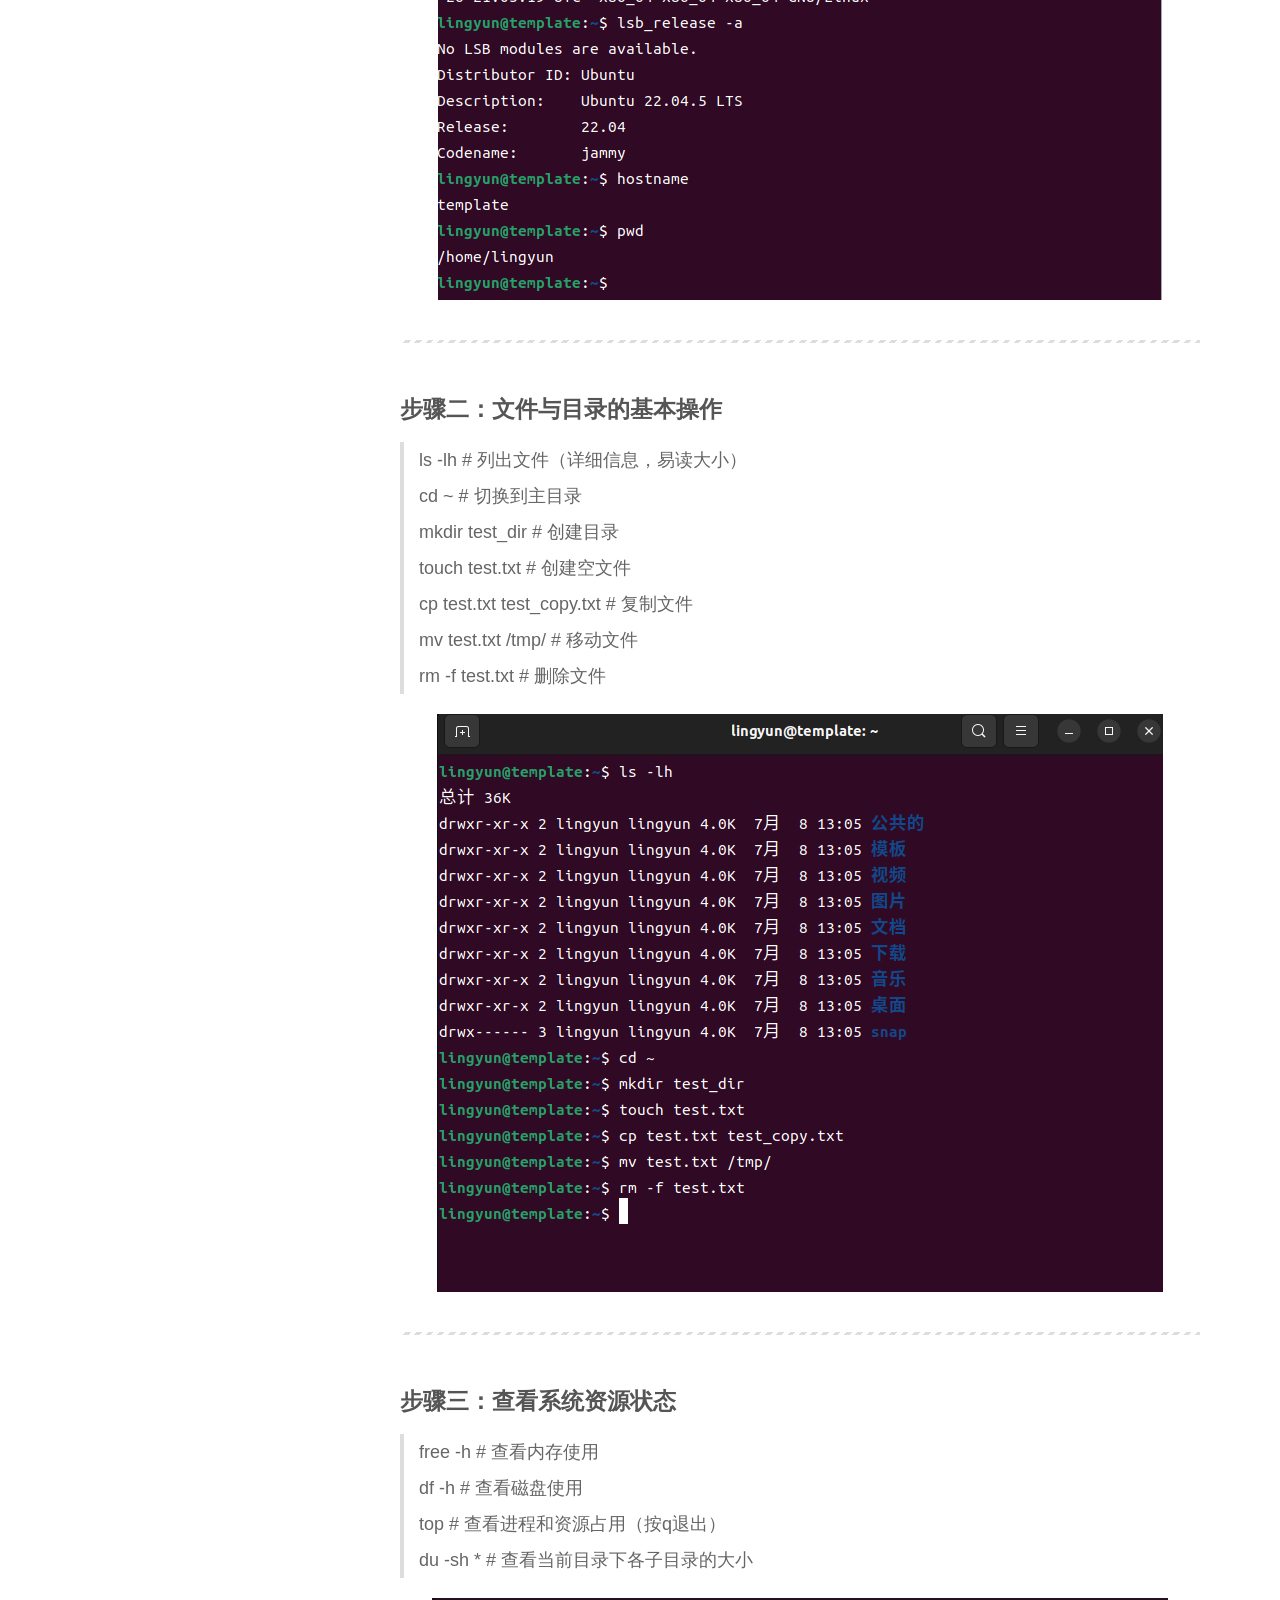
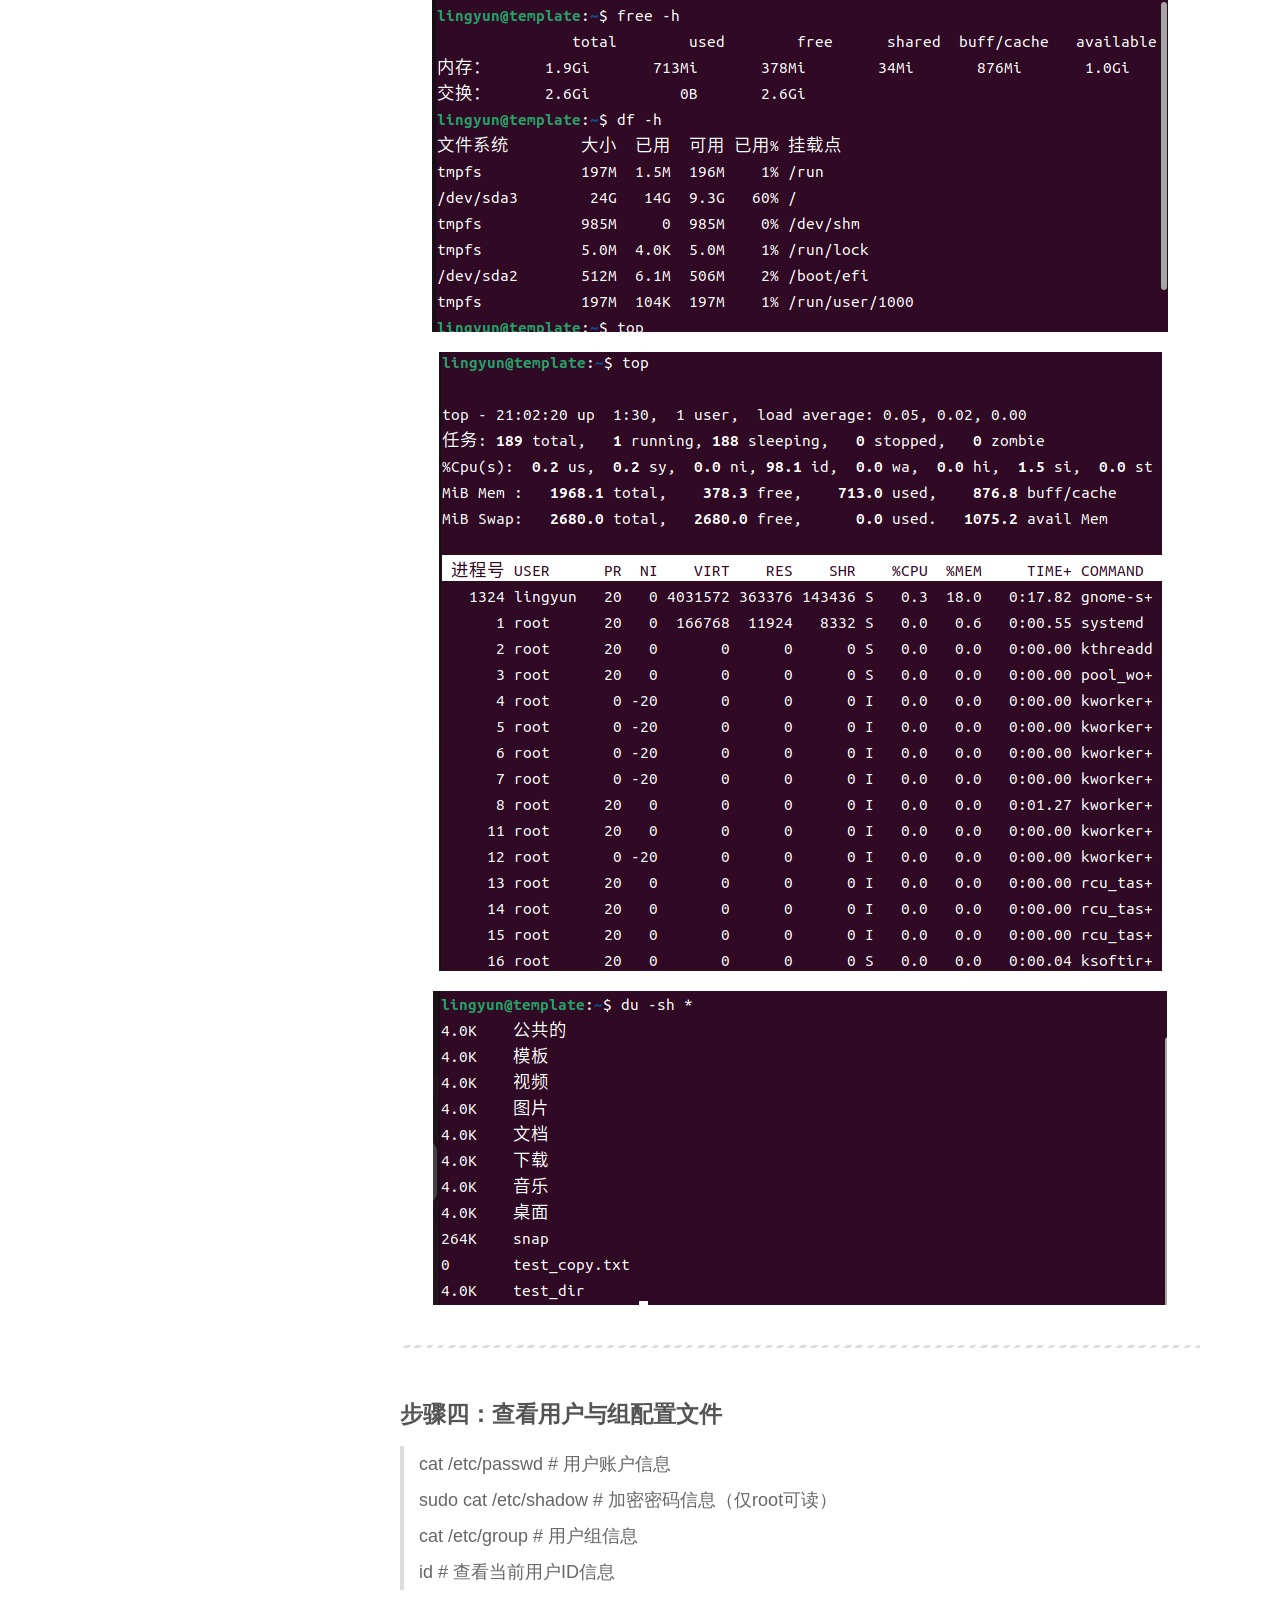
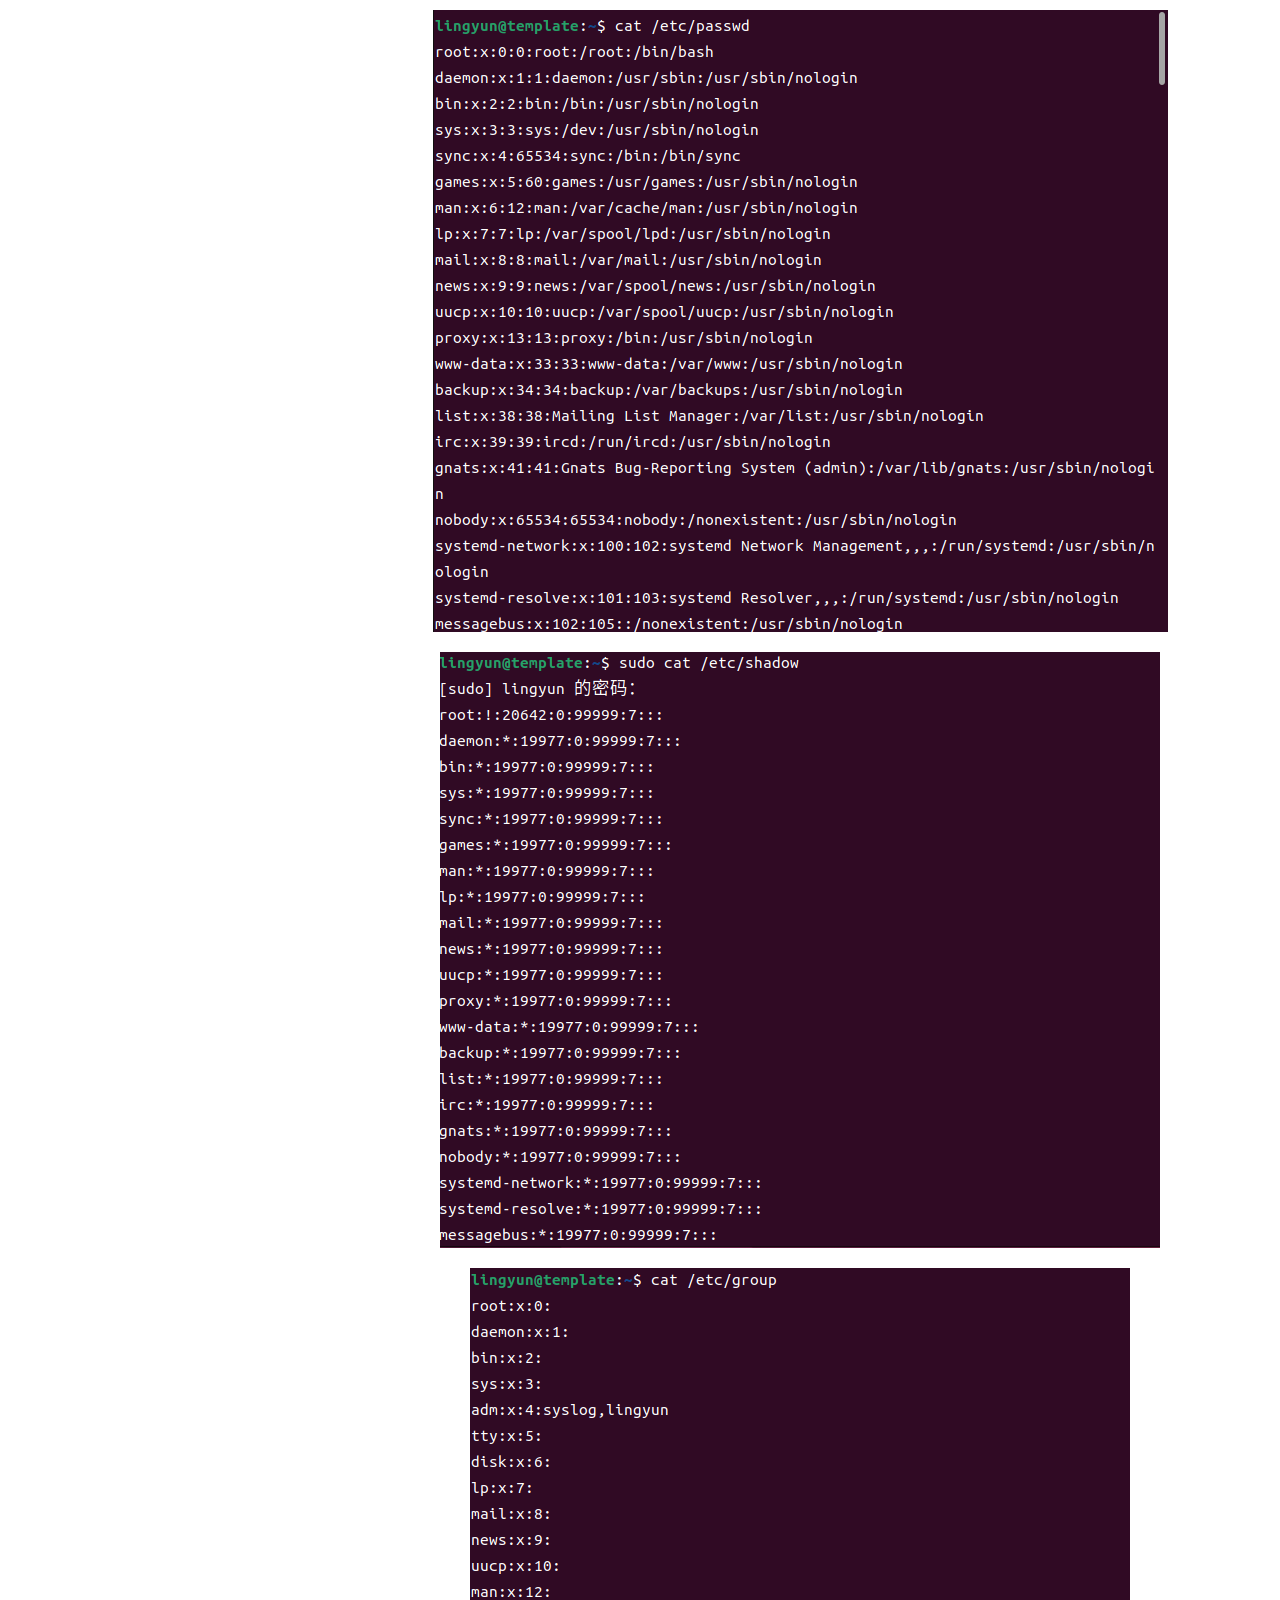
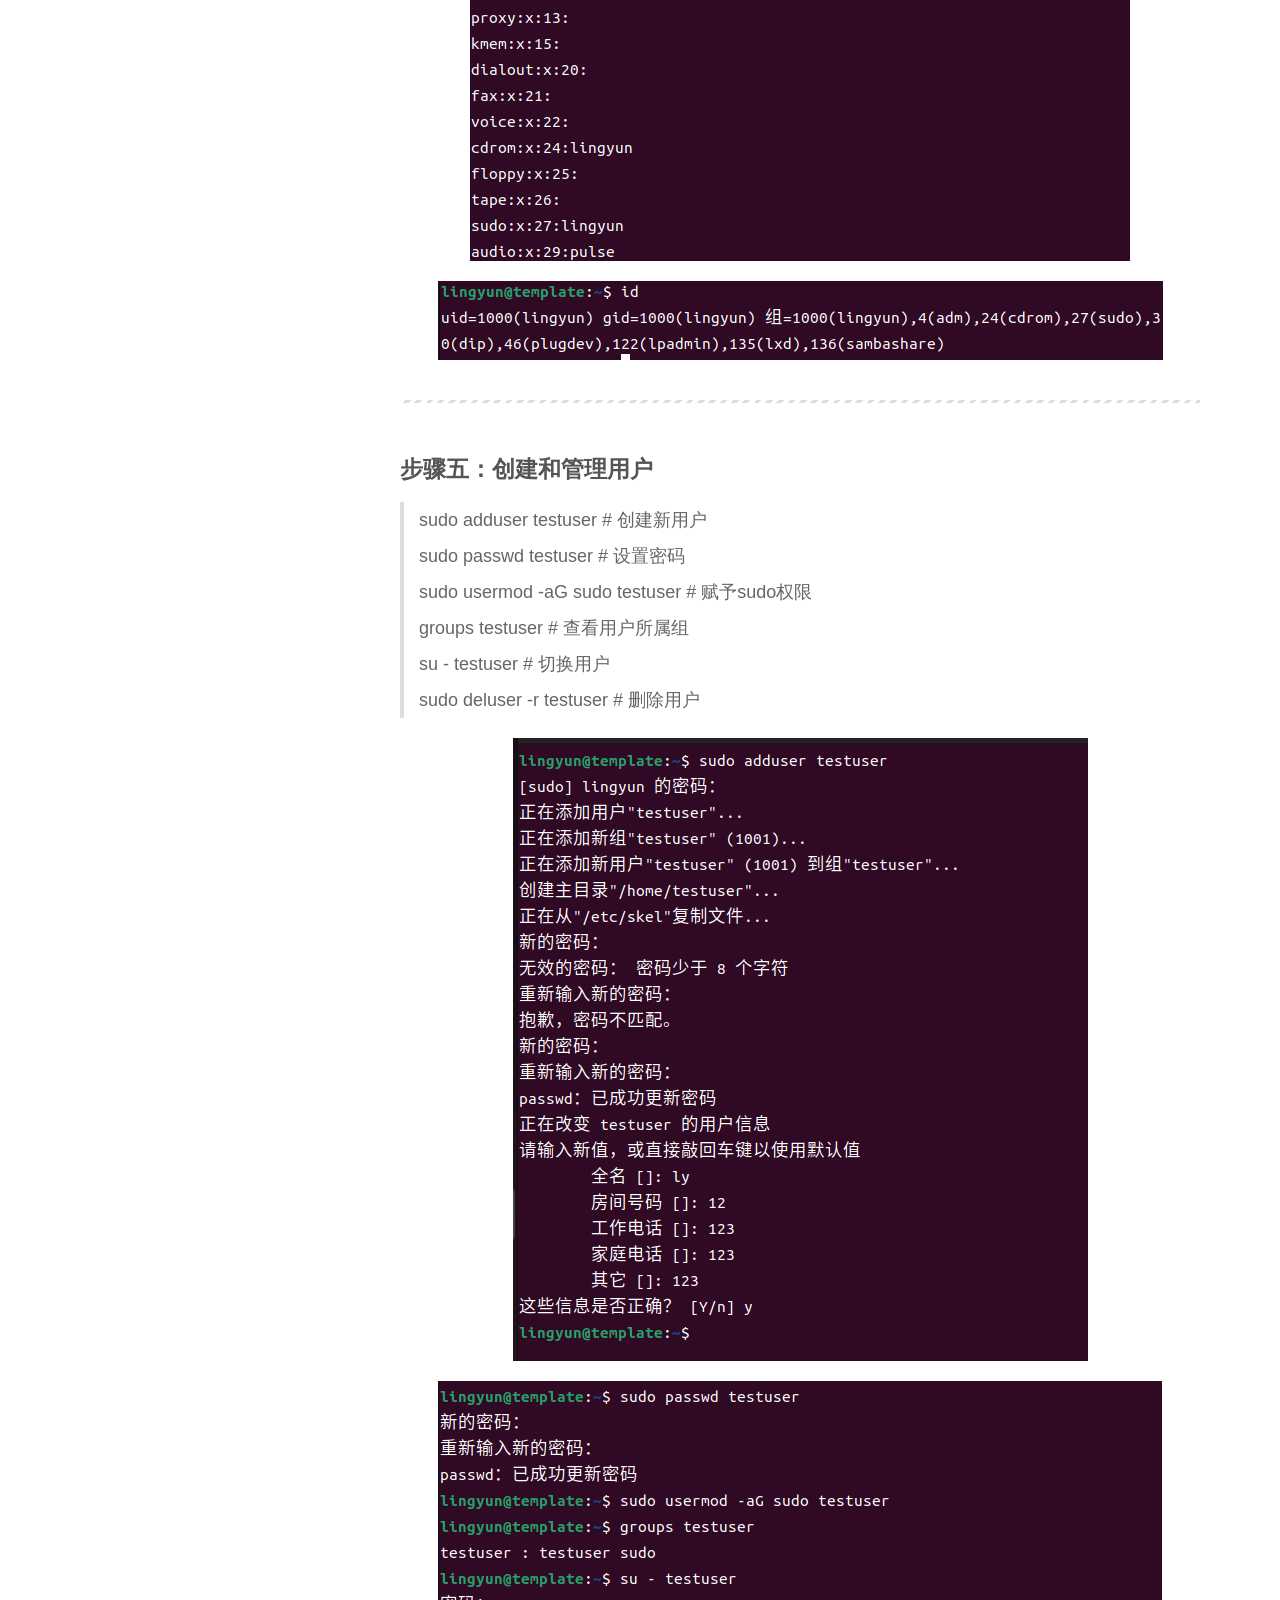
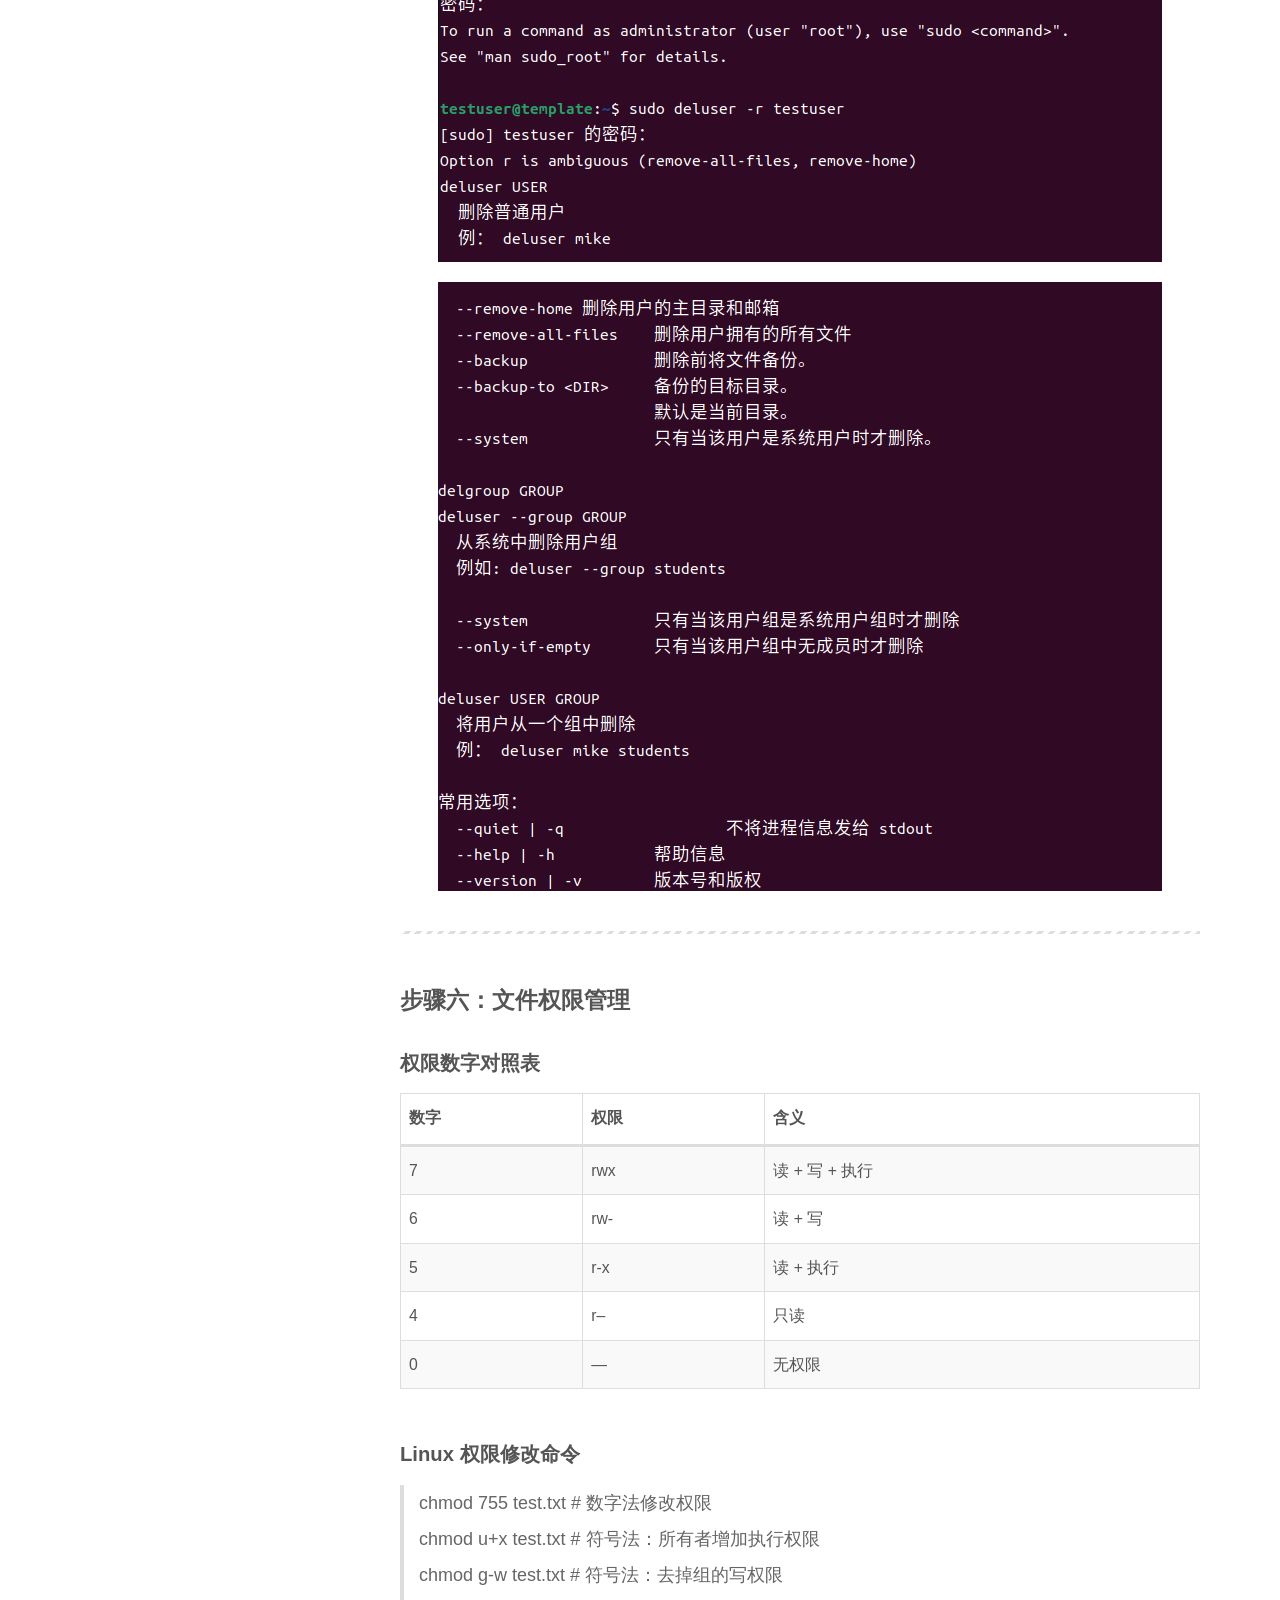
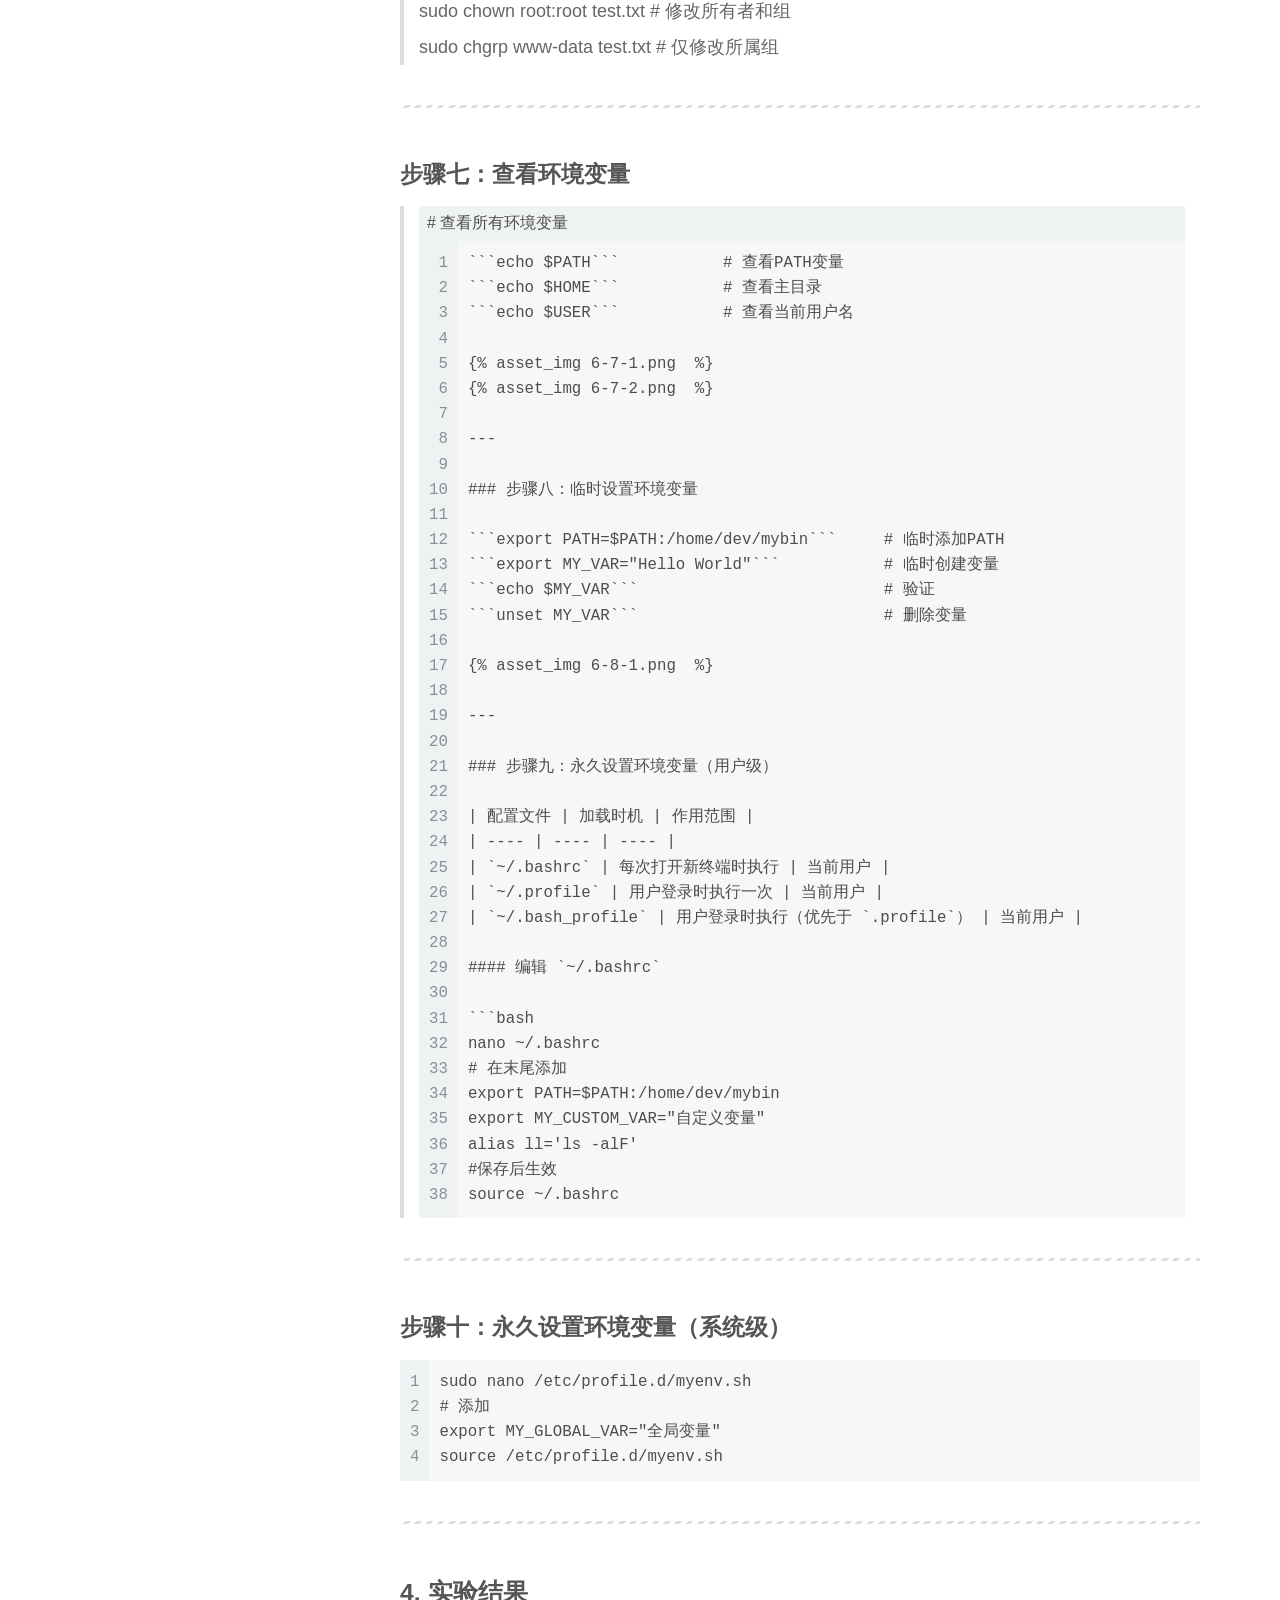
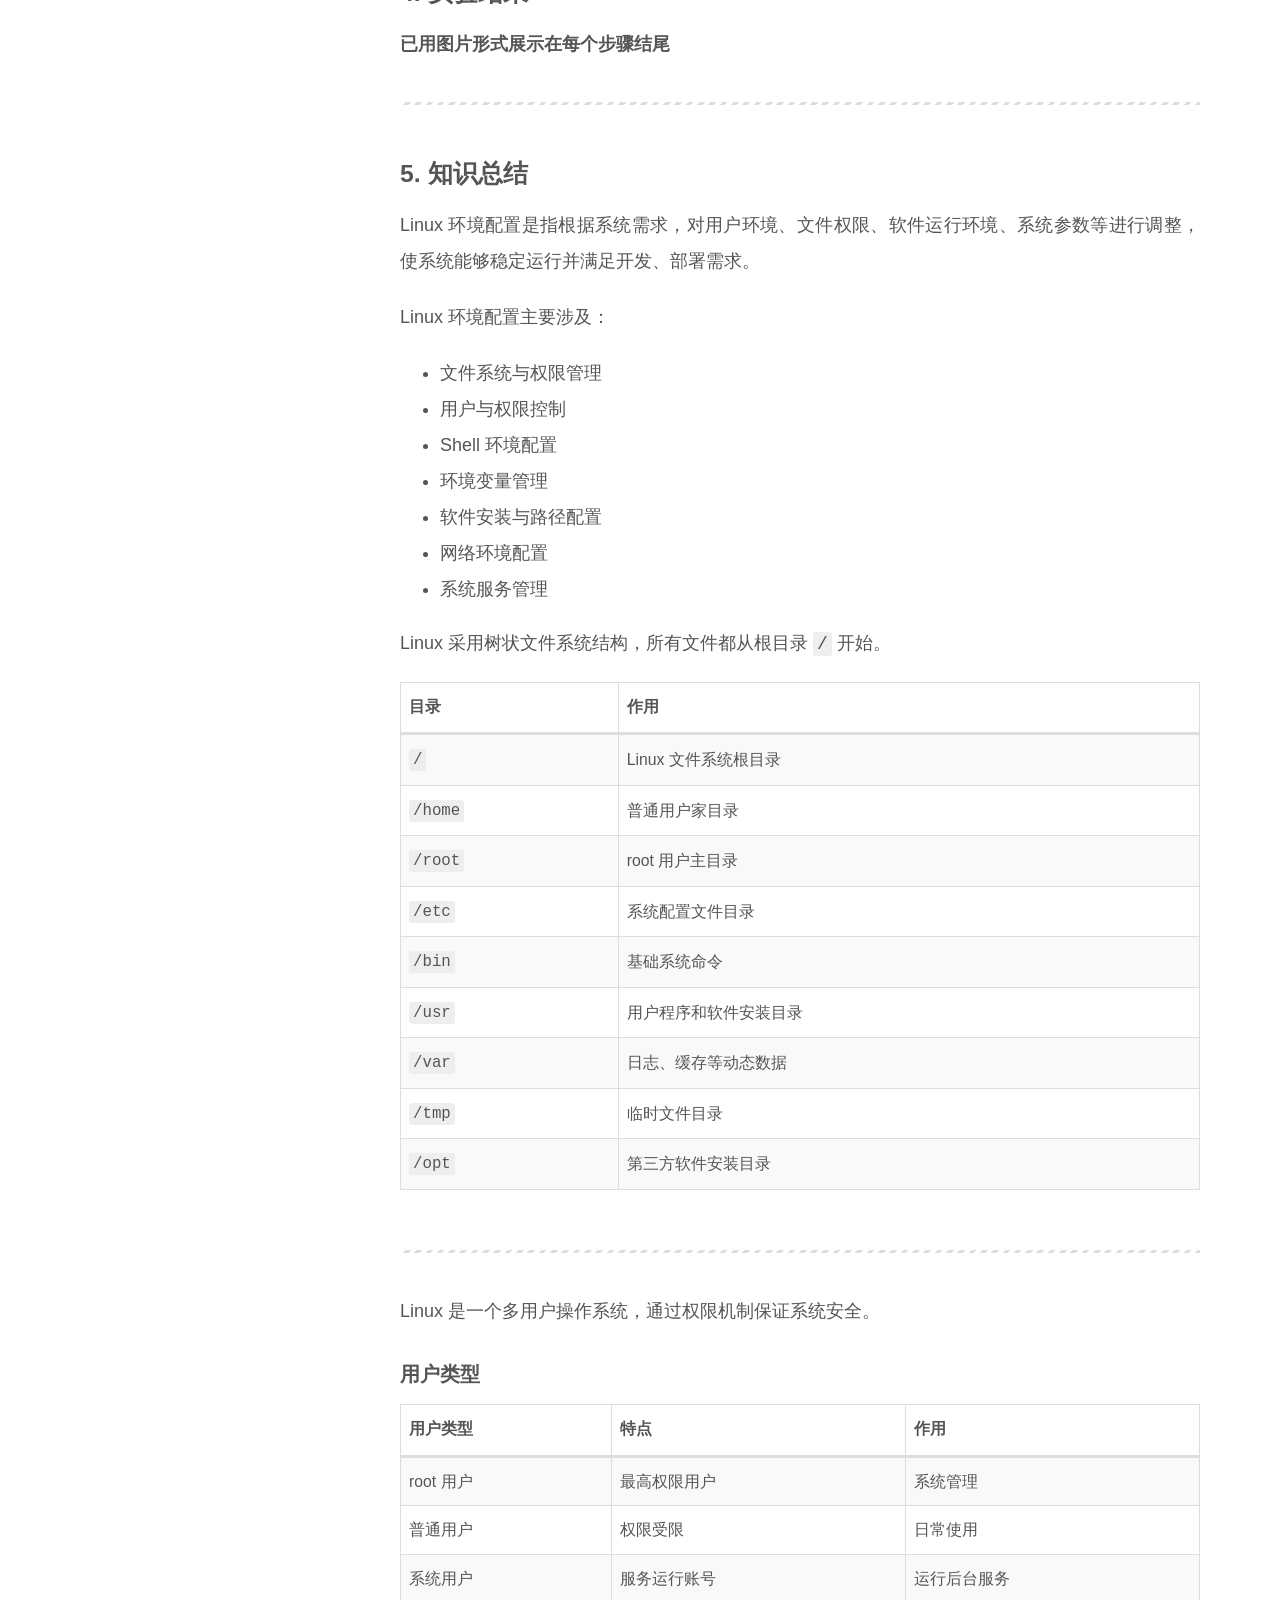
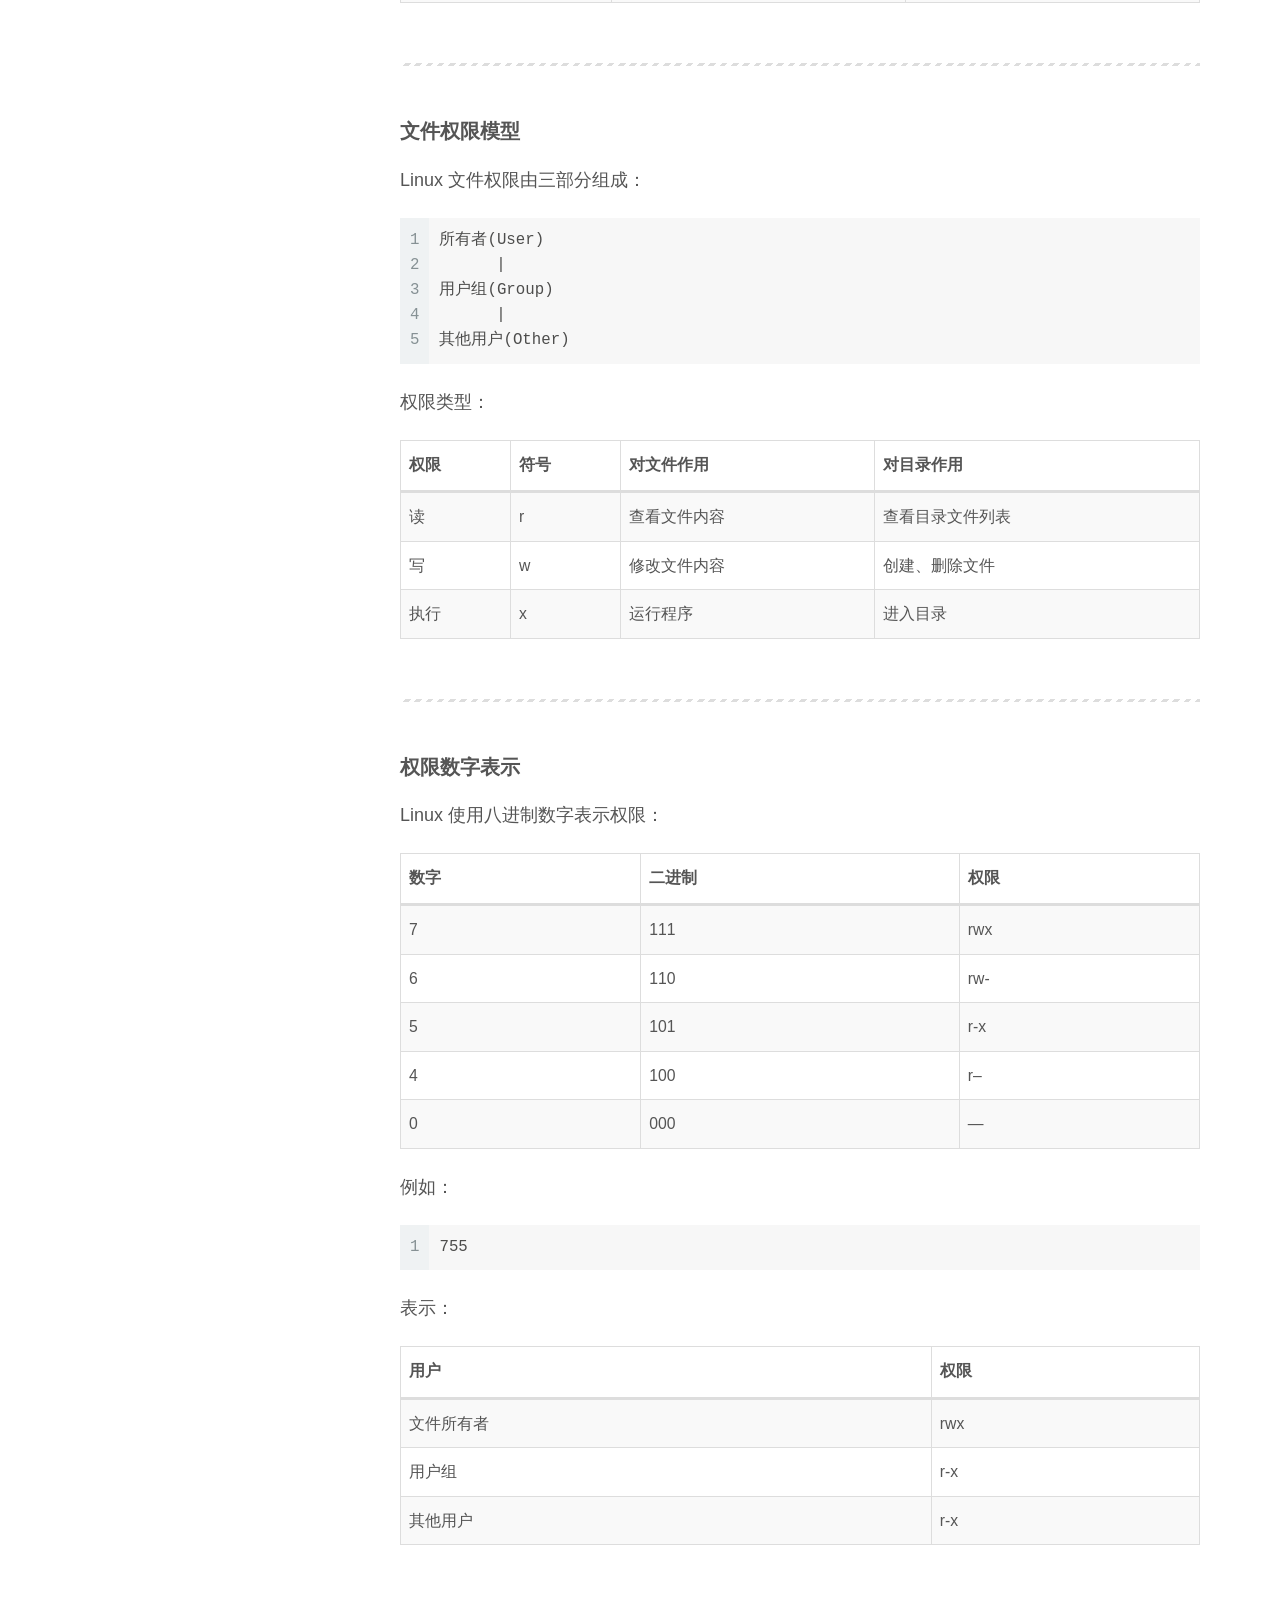
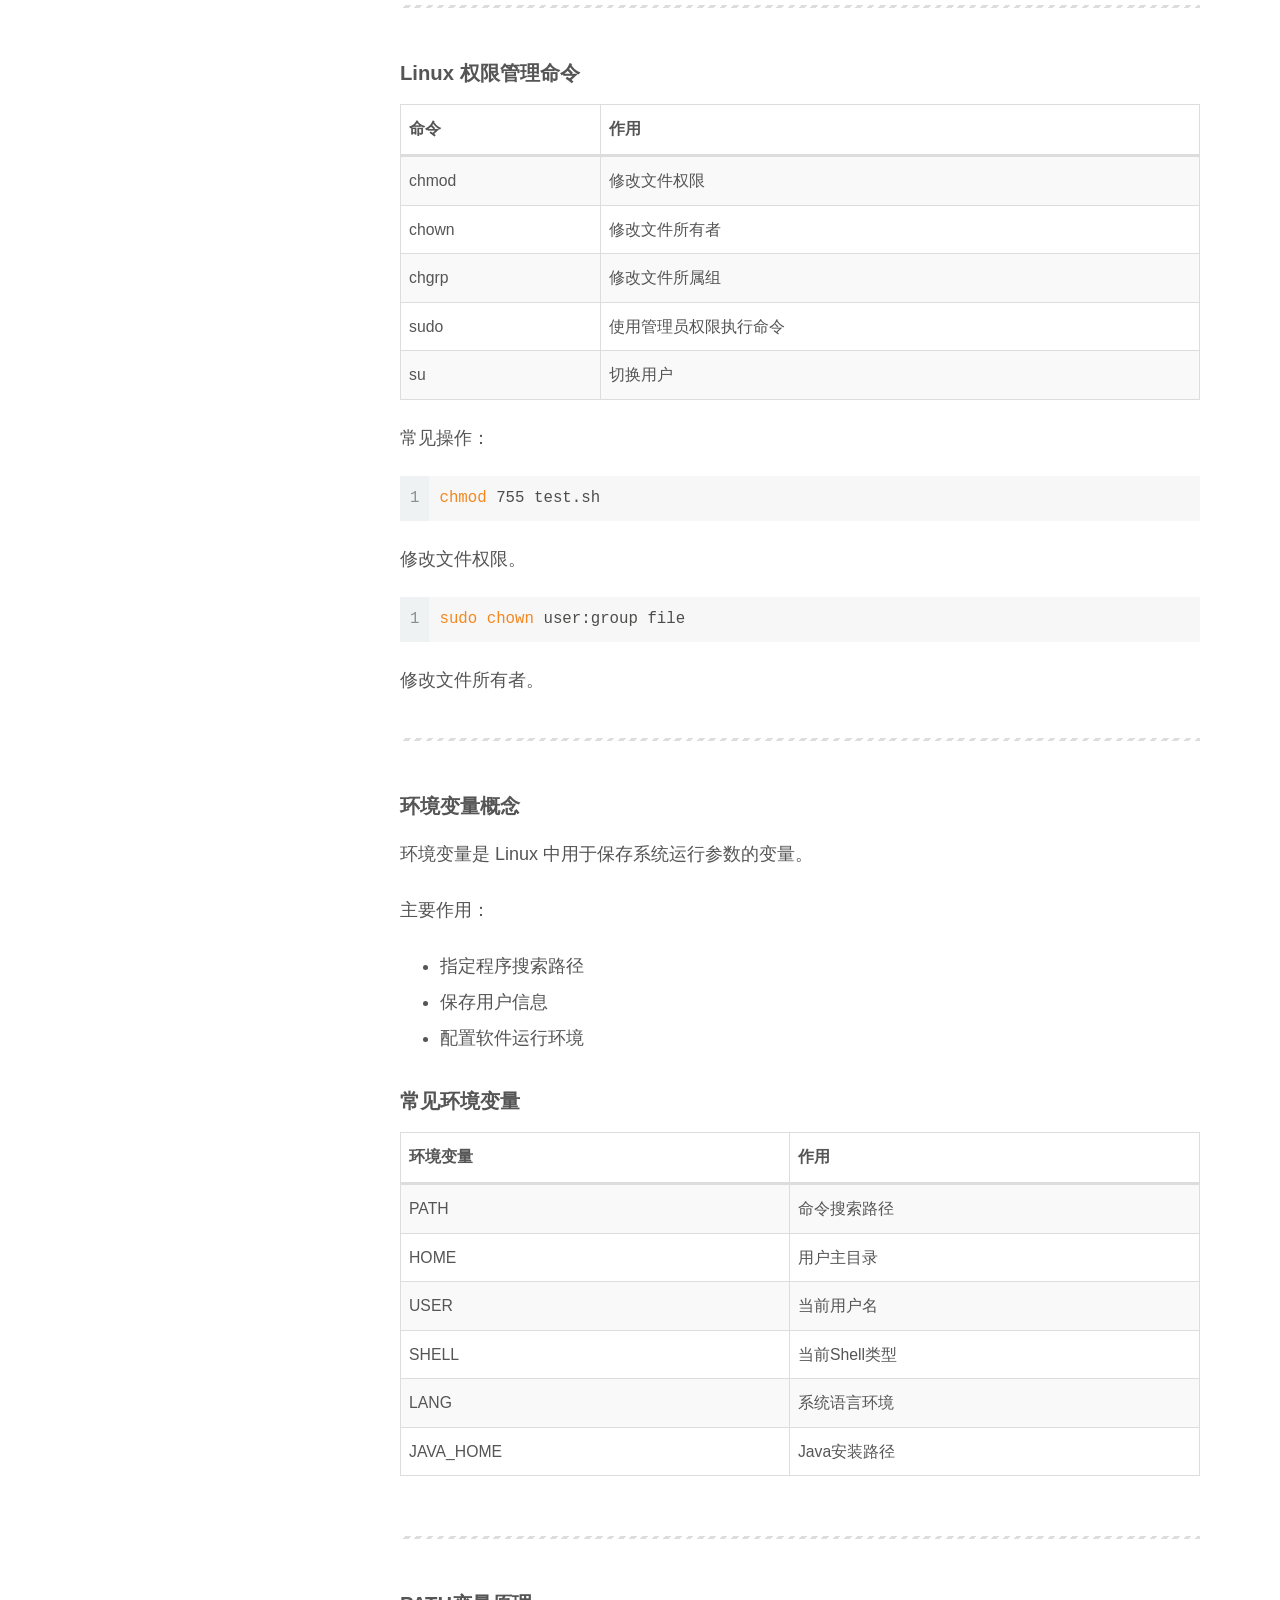
<file: 2026/07/09/lab6/index.html>
<!DOCTYPE html>
<html lang="en">
<head>
  <meta charset="UTF-8">
<meta name="viewport" content="width=device-width, initial-scale=1, maximum-scale=2">
<meta name="theme-color" content="#222">
<meta name="generator" content="Hexo 8.1.2">
  <link rel="apple-touch-icon" sizes="180x180" href="/images/apple-touch-icon-next.png">
  <link rel="icon" type="image/png" sizes="32x32" href="/images/favicon-32x32-next.png">
  <link rel="icon" type="image/png" sizes="16x16" href="/images/favicon-16x16-next.png">
  <link rel="mask-icon" href="/images/logo.svg" color="#222">

<link rel="stylesheet" href="/css/main.css">


<link rel="stylesheet" href="/lib/font-awesome/css/all.min.css">

<script id="hexo-configurations">
    var NexT = window.NexT || {};
    var CONFIG = {"hostname":"example.com","root":"/","scheme":"Muse","version":"7.8.0","exturl":false,"sidebar":{"position":"left","display":"post","padding":18,"offset":12,"onmobile":false},"copycode":{"enable":false,"show_result":false,"style":null},"back2top":{"enable":true,"sidebar":false,"scrollpercent":false},"bookmark":{"enable":false,"color":"#222","save":"auto"},"fancybox":false,"mediumzoom":false,"lazyload":false,"pangu":false,"comments":{"style":"tabs","active":null,"storage":true,"lazyload":false,"nav":null},"algolia":{"hits":{"per_page":10},"labels":{"input_placeholder":"Search for Posts","hits_empty":"We didn't find any results for the search: ${query}","hits_stats":"${hits} results found in ${time} ms"}},"localsearch":{"enable":false,"trigger":"auto","top_n_per_article":1,"unescape":false,"preload":false},"motion":{"enable":true,"async":false,"transition":{"post_block":"fadeIn","post_header":"slideDownIn","post_body":"slideDownIn","coll_header":"slideLeftIn","sidebar":"slideUpIn"}}};
  </script>

  <meta name="description" content="实验六：Linux环境配置 1. 实验目的本次实验旨在：（1） 使用命令进行Linux系统的基础操作；（2） 了解和简单管理常用系统配置文件（&#x2F;etc&#x2F;passed、 &#x2F;etc&#x2F;group、 &#x2F;etc&#x2F;profile等）；（3） 了解和简单管理用户配置文件（ ~&#x2F;.bashrc、 ~&#x2F;.profile等）（4） 掌握环境变量的查看、设置与管理方法。  2. 实验环境 操作系统：Ubuntu Ser">
<meta property="og:type" content="article">
<meta property="og:title" content="实验六">
<meta property="og:url" content="http://example.com/2026/07/09/lab6/index.html">
<meta property="og:site_name" content="Hexo">
<meta property="og:description" content="实验六：Linux环境配置 1. 实验目的本次实验旨在：（1） 使用命令进行Linux系统的基础操作；（2） 了解和简单管理常用系统配置文件（&#x2F;etc&#x2F;passed、 &#x2F;etc&#x2F;group、 &#x2F;etc&#x2F;profile等）；（3） 了解和简单管理用户配置文件（ ~&#x2F;.bashrc、 ~&#x2F;.profile等）（4） 掌握环境变量的查看、设置与管理方法。  2. 实验环境 操作系统：Ubuntu Ser">
<meta property="og:locale" content="en_US">
<meta property="og:image" content="http://example.com/2026/07/09/lab6/6-1-1.png">
<meta property="og:image" content="http://example.com/2026/07/09/lab6/6-2-1.png">
<meta property="og:image" content="http://example.com/2026/07/09/lab6/6-3-1.png">
<meta property="og:image" content="http://example.com/2026/07/09/lab6/6-3-2.png">
<meta property="og:image" content="http://example.com/2026/07/09/lab6/6-3-3.png">
<meta property="og:image" content="http://example.com/2026/07/09/lab6/6-4-1.png">
<meta property="og:image" content="http://example.com/2026/07/09/lab6/6-4-2.png">
<meta property="og:image" content="http://example.com/2026/07/09/lab6/6-4-3.png">
<meta property="og:image" content="http://example.com/2026/07/09/lab6/6-4-4.png">
<meta property="og:image" content="http://example.com/2026/07/09/lab6/6-5-1.png">
<meta property="og:image" content="http://example.com/2026/07/09/lab6/6-5-2.png">
<meta property="og:image" content="http://example.com/2026/07/09/lab6/6-5-3.png">
<meta property="article:published_time" content="2026-07-08T16:00:00.000Z">
<meta property="article:modified_time" content="2026-07-09T06:04:06.962Z">
<meta property="article:author" content="John Doe">
<meta name="twitter:card" content="summary">
<meta name="twitter:image" content="http://example.com/2026/07/09/lab6/6-1-1.png">

<link rel="canonical" href="http://example.com/2026/07/09/lab6/">


<script id="page-configurations">
  // https://hexo.io/docs/variables.html
  CONFIG.page = {
    sidebar: "",
    isHome : false,
    isPost : true,
    lang   : 'en'
  };
</script>

  <title>实验六 | Hexo</title>
  






  <noscript>
  <style>
  .use-motion .brand,
  .use-motion .menu-item,
  .sidebar-inner,
  .use-motion .post-block,
  .use-motion .pagination,
  .use-motion .comments,
  .use-motion .post-header,
  .use-motion .post-body,
  .use-motion .collection-header { opacity: initial; }

  .use-motion .site-title,
  .use-motion .site-subtitle {
    opacity: initial;
    top: initial;
  }

  .use-motion .logo-line-before i { left: initial; }
  .use-motion .logo-line-after i { right: initial; }
  </style>
</noscript>

</head>

<body itemscope itemtype="http://schema.org/WebPage">
  <div class="container use-motion">
    <div class="headband"></div>

    <header class="header" itemscope itemtype="http://schema.org/WPHeader">
      <div class="header-inner"><div class="site-brand-container">
  <div class="site-nav-toggle">
    <div class="toggle" aria-label="Toggle navigation bar">
      <span class="toggle-line toggle-line-first"></span>
      <span class="toggle-line toggle-line-middle"></span>
      <span class="toggle-line toggle-line-last"></span>
    </div>
  </div>

  <div class="site-meta">

    <a href="/" class="brand" rel="start">
      <span class="logo-line-before"><i></i></span>
      <h1 class="site-title">Hexo</h1>
      <span class="logo-line-after"><i></i></span>
    </a>
  </div>

  <div class="site-nav-right">
    <div class="toggle popup-trigger">
    </div>
  </div>
</div>




<nav class="site-nav">
  <ul id="menu" class="main-menu menu">
        <li class="menu-item menu-item-home">

    <a href="/" rel="section"><i class="fa fa-home fa-fw"></i>Home</a>

  </li>
        <li class="menu-item menu-item-archives">

    <a href="/archives/" rel="section"><i class="fa fa-archive fa-fw"></i>Archives</a>

  </li>
  </ul>
</nav>




</div>
    </header>

    
  <div class="back-to-top">
    <i class="fa fa-arrow-up"></i>
    <span>0%</span>
  </div>


    <main class="main">
      <div class="main-inner">
        <div class="content-wrap">
          

          <div class="content post posts-expand">
            

    
  
  
  <article itemscope itemtype="http://schema.org/Article" class="post-block" lang="en">
    <link itemprop="mainEntityOfPage" href="http://example.com/2026/07/09/lab6/">

    <span hidden itemprop="author" itemscope itemtype="http://schema.org/Person">
      <meta itemprop="image" content="/images/avatar.gif">
      <meta itemprop="name" content="John Doe">
      <meta itemprop="description" content="">
    </span>

    <span hidden itemprop="publisher" itemscope itemtype="http://schema.org/Organization">
      <meta itemprop="name" content="Hexo">
    </span>
      <header class="post-header">
        <h1 class="post-title" itemprop="name headline">
          实验六
        </h1>

        <div class="post-meta">
            <span class="post-meta-item">
              <span class="post-meta-item-icon">
                <i class="far fa-calendar"></i>
              </span>
              <span class="post-meta-item-text">Posted on</span>
              

              <time title="Created: 2026-07-09 00:00:00 / Modified: 14:04:06" itemprop="dateCreated datePublished" datetime="2026-07-09T00:00:00+08:00">2026-07-09</time>
            </span>

          

        </div>
      </header>

    
    
    
    <div class="post-body" itemprop="articleBody">

      
        <h1 id="实验六：Linux环境配置"><a href="#实验六：Linux环境配置" class="headerlink" title="实验六：Linux环境配置"></a>实验六：Linux环境配置</h1><hr>
<h2 id="1-实验目的"><a href="#1-实验目的" class="headerlink" title="1. 实验目的"></a>1. 实验目的</h2><p>本次实验旨在：<br><strong>（1）</strong> 使用命令进行Linux系统的基础操作；<br><strong>（2）</strong> 了解和简单管理常用系统配置文件（<code>/etc/passed</code>、 <code>/etc/group</code>、 <code>/etc/profile</code>等）；<br><strong>（3）</strong> 了解和简单管理用户配置文件（ <code>~/.bashrc</code>、 <code>~/.profile</code>等）<br><strong>（4）</strong> 掌握环境变量的查看、设置与管理方法。</p>
<hr>
<h2 id="2-实验环境"><a href="#2-实验环境" class="headerlink" title="2. 实验环境"></a>2. 实验环境</h2><ul>
<li>操作系统：Ubuntu Server 22.04 LTS （在VirsualBox虚拟机中）</li>
</ul>
<hr>
<h2 id="3-实验过程"><a href="#3-实验过程" class="headerlink" title="3. 实验过程"></a>3. 实验过程</h2><h3 id="步骤一：登录与查看系统信息"><a href="#步骤一：登录与查看系统信息" class="headerlink" title="步骤一：登录与查看系统信息"></a>步骤一：登录与查看系统信息</h3><blockquote>
<p>whoami              # 查看当前用户<br>uname -a            # 查看内核与架构信息<br>lsb_release -a      # 查看Ubuntu版本<br>hostname            # 查看主机名<br>pwd                 # 查看当前工作目录</p>
</blockquote>
<img src="/2026/07/09/lab6/6-1-1.png" class="">

<hr>
<h3 id="步骤二：文件与目录的基本操作"><a href="#步骤二：文件与目录的基本操作" class="headerlink" title="步骤二：文件与目录的基本操作"></a>步骤二：文件与目录的基本操作</h3><blockquote>
<p>ls -lh              # 列出文件（详细信息，易读大小）<br>cd ~                # 切换到主目录<br>mkdir test_dir      # 创建目录<br>touch test.txt      # 创建空文件<br>cp test.txt test_copy.txt   # 复制文件<br>mv test.txt &#x2F;tmp&#x2F;    # 移动文件<br>rm -f test.txt       # 删除文件</p>
</blockquote>
<img src="/2026/07/09/lab6/6-2-1.png" class="">

<hr>
<h3 id="步骤三：查看系统资源状态"><a href="#步骤三：查看系统资源状态" class="headerlink" title="步骤三：查看系统资源状态"></a>步骤三：查看系统资源状态</h3><blockquote>
<p>free -h             # 查看内存使用<br>df -h               # 查看磁盘使用<br>top                 # 查看进程和资源占用（按q退出）<br>du -sh *            # 查看当前目录下各子目录的大小</p>
</blockquote>
<img src="/2026/07/09/lab6/6-3-1.png" class="">
<img src="/2026/07/09/lab6/6-3-2.png" class="">
<img src="/2026/07/09/lab6/6-3-3.png" class="">

<hr>
<h3 id="步骤四：查看用户与组配置文件"><a href="#步骤四：查看用户与组配置文件" class="headerlink" title="步骤四：查看用户与组配置文件"></a>步骤四：查看用户与组配置文件</h3><blockquote>
<p>cat &#x2F;etc&#x2F;passwd          # 用户账户信息<br>sudo cat &#x2F;etc&#x2F;shadow     # 加密密码信息（仅root可读）<br>cat &#x2F;etc&#x2F;group           # 用户组信息<br>id                       # 查看当前用户ID信息</p>
</blockquote>
<img src="/2026/07/09/lab6/6-4-1.png" class="">
<img src="/2026/07/09/lab6/6-4-2.png" class="">
<img src="/2026/07/09/lab6/6-4-3.png" class="">
<img src="/2026/07/09/lab6/6-4-4.png" class="">

<hr>
<h3 id="步骤五：创建和管理用户"><a href="#步骤五：创建和管理用户" class="headerlink" title="步骤五：创建和管理用户"></a>步骤五：创建和管理用户</h3><blockquote>
<p>sudo adduser testuser              # 创建新用户<br>sudo passwd testuser               # 设置密码<br>sudo usermod -aG sudo testuser     # 赋予sudo权限<br>groups testuser                    # 查看用户所属组<br>su - testuser                      # 切换用户<br>sudo deluser -r testuser            # 删除用户</p>
</blockquote>
<img src="/2026/07/09/lab6/6-5-1.png" class="">
<img src="/2026/07/09/lab6/6-5-2.png" class="">
<img src="/2026/07/09/lab6/6-5-3.png" class="">

<hr>
<h3 id="步骤六：文件权限管理"><a href="#步骤六：文件权限管理" class="headerlink" title="步骤六：文件权限管理"></a>步骤六：文件权限管理</h3><h4 id="权限数字对照表"><a href="#权限数字对照表" class="headerlink" title="权限数字对照表"></a>权限数字对照表</h4><table>
<thead>
<tr>
<th>数字</th>
<th>权限</th>
<th>含义</th>
</tr>
</thead>
<tbody><tr>
<td>7</td>
<td>rwx</td>
<td>读 + 写 + 执行</td>
</tr>
<tr>
<td>6</td>
<td>rw-</td>
<td>读 + 写</td>
</tr>
<tr>
<td>5</td>
<td>r-x</td>
<td>读 + 执行</td>
</tr>
<tr>
<td>4</td>
<td>r–</td>
<td>只读</td>
</tr>
<tr>
<td>0</td>
<td>—</td>
<td>无权限</td>
</tr>
</tbody></table>
<h4 id="Linux-权限修改命令"><a href="#Linux-权限修改命令" class="headerlink" title="Linux 权限修改命令"></a>Linux 权限修改命令</h4><blockquote>
<p>chmod 755 test.txt              # 数字法修改权限<br>chmod u+x test.txt              # 符号法：所有者增加执行权限<br>chmod g-w test.txt              # 符号法：去掉组的写权限<br>sudo chown root:root test.txt   # 修改所有者和组<br>sudo chgrp www-data test.txt    # 仅修改所属组</p>
</blockquote>
<hr>
<h3 id="步骤七：查看环境变量"><a href="#步骤七：查看环境变量" class="headerlink" title="步骤七：查看环境变量"></a>步骤七：查看环境变量</h3><blockquote>
<figure class="highlight plaintext"><figcaption><span># 查看所有环境变量</span></figcaption><table><tr><td class="gutter"><pre><span class="line">1</span><br><span class="line">2</span><br><span class="line">3</span><br><span class="line">4</span><br><span class="line">5</span><br><span class="line">6</span><br><span class="line">7</span><br><span class="line">8</span><br><span class="line">9</span><br><span class="line">10</span><br><span class="line">11</span><br><span class="line">12</span><br><span class="line">13</span><br><span class="line">14</span><br><span class="line">15</span><br><span class="line">16</span><br><span class="line">17</span><br><span class="line">18</span><br><span class="line">19</span><br><span class="line">20</span><br><span class="line">21</span><br><span class="line">22</span><br><span class="line">23</span><br><span class="line">24</span><br><span class="line">25</span><br><span class="line">26</span><br><span class="line">27</span><br><span class="line">28</span><br><span class="line">29</span><br><span class="line">30</span><br><span class="line">31</span><br><span class="line">32</span><br><span class="line">33</span><br><span class="line">34</span><br><span class="line">35</span><br><span class="line">36</span><br><span class="line">37</span><br><span class="line">38</span><br></pre></td><td class="code"><pre><span class="line">```echo $PATH```           # 查看PATH变量</span><br><span class="line">```echo $HOME```           # 查看主目录</span><br><span class="line">```echo $USER```           # 查看当前用户名</span><br><span class="line"></span><br><span class="line">&#123;% asset_img 6-7-1.png  %&#125;</span><br><span class="line">&#123;% asset_img 6-7-2.png  %&#125;</span><br><span class="line"></span><br><span class="line">---</span><br><span class="line"></span><br><span class="line">### 步骤八：临时设置环境变量</span><br><span class="line"></span><br><span class="line">```export PATH=$PATH:/home/dev/mybin```     # 临时添加PATH</span><br><span class="line">```export MY_VAR=&quot;Hello World&quot;```           # 临时创建变量</span><br><span class="line">```echo $MY_VAR```                          # 验证</span><br><span class="line">```unset MY_VAR```                          # 删除变量</span><br><span class="line"></span><br><span class="line">&#123;% asset_img 6-8-1.png  %&#125;</span><br><span class="line"></span><br><span class="line">---</span><br><span class="line"></span><br><span class="line">### 步骤九：永久设置环境变量（用户级）</span><br><span class="line"></span><br><span class="line">| 配置文件 | 加载时机 | 作用范围 |</span><br><span class="line">| ---- | ---- | ---- |</span><br><span class="line">| `~/.bashrc` | 每次打开新终端时执行 | 当前用户 |</span><br><span class="line">| `~/.profile` | 用户登录时执行一次 | 当前用户 |</span><br><span class="line">| `~/.bash_profile` | 用户登录时执行（优先于 `.profile`） | 当前用户 |</span><br><span class="line"></span><br><span class="line">#### 编辑 `~/.bashrc`</span><br><span class="line"></span><br><span class="line">```bash</span><br><span class="line">nano ~/.bashrc</span><br><span class="line"># 在末尾添加</span><br><span class="line">export PATH=$PATH:/home/dev/mybin</span><br><span class="line">export MY_CUSTOM_VAR=&quot;自定义变量&quot;</span><br><span class="line">alias ll=&#x27;ls -alF&#x27;</span><br><span class="line">#保存后生效</span><br><span class="line">source ~/.bashrc</span><br></pre></td></tr></table></figure></blockquote>
<hr>
<h3 id="步骤十：永久设置环境变量（系统级）"><a href="#步骤十：永久设置环境变量（系统级）" class="headerlink" title="步骤十：永久设置环境变量（系统级）"></a>步骤十：永久设置环境变量（系统级）</h3><figure class="highlight plaintext"><table><tr><td class="gutter"><pre><span class="line">1</span><br><span class="line">2</span><br><span class="line">3</span><br><span class="line">4</span><br></pre></td><td class="code"><pre><span class="line">sudo nano /etc/profile.d/myenv.sh</span><br><span class="line"># 添加</span><br><span class="line">export MY_GLOBAL_VAR=&quot;全局变量&quot;</span><br><span class="line">source /etc/profile.d/myenv.sh</span><br></pre></td></tr></table></figure>

<hr>
<h2 id="4-实验结果"><a href="#4-实验结果" class="headerlink" title="4. 实验结果"></a>4. 实验结果</h2><p><strong>已用图片形式展示在每个步骤结尾</strong></p>
<hr>
<h2 id="5-知识总结"><a href="#5-知识总结" class="headerlink" title="5. 知识总结"></a>5. 知识总结</h2><p>Linux 环境配置是指根据系统需求，对用户环境、文件权限、软件运行环境、系统参数等进行调整，使系统能够稳定运行并满足开发、部署需求。</p>
<p>Linux 环境配置主要涉及：</p>
<ul>
<li>文件系统与权限管理</li>
<li>用户与权限控制</li>
<li>Shell 环境配置</li>
<li>环境变量管理</li>
<li>软件安装与路径配置</li>
<li>网络环境配置</li>
<li>系统服务管理</li>
</ul>
<p>Linux 采用树状文件系统结构，所有文件都从根目录 <code>/</code> 开始。</p>
<table>
<thead>
<tr>
<th>目录</th>
<th>作用</th>
</tr>
</thead>
<tbody><tr>
<td><code>/</code></td>
<td>Linux 文件系统根目录</td>
</tr>
<tr>
<td><code>/home</code></td>
<td>普通用户家目录</td>
</tr>
<tr>
<td><code>/root</code></td>
<td>root 用户主目录</td>
</tr>
<tr>
<td><code>/etc</code></td>
<td>系统配置文件目录</td>
</tr>
<tr>
<td><code>/bin</code></td>
<td>基础系统命令</td>
</tr>
<tr>
<td><code>/usr</code></td>
<td>用户程序和软件安装目录</td>
</tr>
<tr>
<td><code>/var</code></td>
<td>日志、缓存等动态数据</td>
</tr>
<tr>
<td><code>/tmp</code></td>
<td>临时文件目录</td>
</tr>
<tr>
<td><code>/opt</code></td>
<td>第三方软件安装目录</td>
</tr>
</tbody></table>
<hr>
<p>Linux 是一个多用户操作系统，通过权限机制保证系统安全。</p>
<h4 id="用户类型"><a href="#用户类型" class="headerlink" title="用户类型"></a>用户类型</h4><table>
<thead>
<tr>
<th>用户类型</th>
<th>特点</th>
<th>作用</th>
</tr>
</thead>
<tbody><tr>
<td>root 用户</td>
<td>最高权限用户</td>
<td>系统管理</td>
</tr>
<tr>
<td>普通用户</td>
<td>权限受限</td>
<td>日常使用</td>
</tr>
<tr>
<td>系统用户</td>
<td>服务运行账号</td>
<td>运行后台服务</td>
</tr>
</tbody></table>
<hr>
<h4 id="文件权限模型"><a href="#文件权限模型" class="headerlink" title="文件权限模型"></a>文件权限模型</h4><p>Linux 文件权限由三部分组成：</p>
<figure class="highlight plaintext"><table><tr><td class="gutter"><pre><span class="line">1</span><br><span class="line">2</span><br><span class="line">3</span><br><span class="line">4</span><br><span class="line">5</span><br></pre></td><td class="code"><pre><span class="line">所有者(User)</span><br><span class="line">      |</span><br><span class="line">用户组(Group)</span><br><span class="line">      |</span><br><span class="line">其他用户(Other)</span><br></pre></td></tr></table></figure>

<p>权限类型：</p>
<table>
<thead>
<tr>
<th>权限</th>
<th>符号</th>
<th>对文件作用</th>
<th>对目录作用</th>
</tr>
</thead>
<tbody><tr>
<td>读</td>
<td>r</td>
<td>查看文件内容</td>
<td>查看目录文件列表</td>
</tr>
<tr>
<td>写</td>
<td>w</td>
<td>修改文件内容</td>
<td>创建、删除文件</td>
</tr>
<tr>
<td>执行</td>
<td>x</td>
<td>运行程序</td>
<td>进入目录</td>
</tr>
</tbody></table>
<hr>
<h4 id="权限数字表示"><a href="#权限数字表示" class="headerlink" title="权限数字表示"></a>权限数字表示</h4><p>Linux 使用八进制数字表示权限：</p>
<table>
<thead>
<tr>
<th>数字</th>
<th>二进制</th>
<th>权限</th>
</tr>
</thead>
<tbody><tr>
<td>7</td>
<td>111</td>
<td>rwx</td>
</tr>
<tr>
<td>6</td>
<td>110</td>
<td>rw-</td>
</tr>
<tr>
<td>5</td>
<td>101</td>
<td>r-x</td>
</tr>
<tr>
<td>4</td>
<td>100</td>
<td>r–</td>
</tr>
<tr>
<td>0</td>
<td>000</td>
<td>—</td>
</tr>
</tbody></table>
<p>例如：</p>
<figure class="highlight plaintext"><table><tr><td class="gutter"><pre><span class="line">1</span><br></pre></td><td class="code"><pre><span class="line">755</span><br></pre></td></tr></table></figure>

<p>表示：</p>
<table>
<thead>
<tr>
<th>用户</th>
<th>权限</th>
</tr>
</thead>
<tbody><tr>
<td>文件所有者</td>
<td>rwx</td>
</tr>
<tr>
<td>用户组</td>
<td>r-x</td>
</tr>
<tr>
<td>其他用户</td>
<td>r-x</td>
</tr>
</tbody></table>
<hr>
<h4 id="Linux-权限管理命令"><a href="#Linux-权限管理命令" class="headerlink" title="Linux 权限管理命令"></a>Linux 权限管理命令</h4><table>
<thead>
<tr>
<th>命令</th>
<th>作用</th>
</tr>
</thead>
<tbody><tr>
<td>chmod</td>
<td>修改文件权限</td>
</tr>
<tr>
<td>chown</td>
<td>修改文件所有者</td>
</tr>
<tr>
<td>chgrp</td>
<td>修改文件所属组</td>
</tr>
<tr>
<td>sudo</td>
<td>使用管理员权限执行命令</td>
</tr>
<tr>
<td>su</td>
<td>切换用户</td>
</tr>
</tbody></table>
<p>常见操作：</p>
<figure class="highlight bash"><table><tr><td class="gutter"><pre><span class="line">1</span><br></pre></td><td class="code"><pre><span class="line"><span class="built_in">chmod</span> 755 test.sh</span><br></pre></td></tr></table></figure>

<p>修改文件权限。</p>
<figure class="highlight bash"><table><tr><td class="gutter"><pre><span class="line">1</span><br></pre></td><td class="code"><pre><span class="line"><span class="built_in">sudo</span> <span class="built_in">chown</span> user:group file</span><br></pre></td></tr></table></figure>

<p>修改文件所有者。</p>
<hr>
<h4 id="环境变量概念"><a href="#环境变量概念" class="headerlink" title="环境变量概念"></a>环境变量概念</h4><p>环境变量是 Linux 中用于保存系统运行参数的变量。</p>
<p>主要作用：</p>
<ul>
<li>指定程序搜索路径</li>
<li>保存用户信息</li>
<li>配置软件运行环境</li>
</ul>
<h4 id="常见环境变量"><a href="#常见环境变量" class="headerlink" title="常见环境变量"></a>常见环境变量</h4><table>
<thead>
<tr>
<th>环境变量</th>
<th>作用</th>
</tr>
</thead>
<tbody><tr>
<td>PATH</td>
<td>命令搜索路径</td>
</tr>
<tr>
<td>HOME</td>
<td>用户主目录</td>
</tr>
<tr>
<td>USER</td>
<td>当前用户名</td>
</tr>
<tr>
<td>SHELL</td>
<td>当前Shell类型</td>
</tr>
<tr>
<td>LANG</td>
<td>系统语言环境</td>
</tr>
<tr>
<td>JAVA_HOME</td>
<td>Java安装路径</td>
</tr>
</tbody></table>
<hr>
<h4 id="PATH变量原理"><a href="#PATH变量原理" class="headerlink" title="PATH变量原理"></a>PATH变量原理</h4><p>当输入：</p>
<figure class="highlight bash"><table><tr><td class="gutter"><pre><span class="line">1</span><br></pre></td><td class="code"><pre><span class="line">python</span><br></pre></td></tr></table></figure>

<p>系统会在：</p>
<figure class="highlight plaintext"><table><tr><td class="gutter"><pre><span class="line">1</span><br></pre></td><td class="code"><pre><span class="line">PATH指定的目录</span><br></pre></td></tr></table></figure>

<p>中寻找对应程序。</p>
<p>例如：</p>
<figure class="highlight plaintext"><table><tr><td class="gutter"><pre><span class="line">1</span><br><span class="line">2</span><br><span class="line">3</span><br></pre></td><td class="code"><pre><span class="line">/usr/bin</span><br><span class="line">/usr/local/bin</span><br><span class="line">/home/user/bin</span><br></pre></td></tr></table></figure>

<hr>
<h4 id="环境变量配置方式"><a href="#环境变量配置方式" class="headerlink" title="环境变量配置方式"></a>环境变量配置方式</h4><p>环境变量根据生命周期分为：</p>
<table>
<thead>
<tr>
<th>类型</th>
<th>生命周期</th>
<th>使用场景</th>
</tr>
</thead>
<tbody><tr>
<td>临时变量</td>
<td>当前终端</td>
<td>测试</td>
</tr>
<tr>
<td>用户级变量</td>
<td>当前用户永久有效</td>
<td>个人开发环境</td>
</tr>
<tr>
<td>系统级变量</td>
<td>所有用户有效</td>
<td>服务器配置</td>
</tr>
</tbody></table>
<hr>
<h4 id="用户级配置文件"><a href="#用户级配置文件" class="headerlink" title="用户级配置文件"></a>用户级配置文件</h4><table>
<thead>
<tr>
<th>文件</th>
<th>加载时机</th>
<th>作用范围</th>
</tr>
</thead>
<tbody><tr>
<td>~&#x2F;.bashrc</td>
<td>每次打开终端</td>
<td>当前用户</td>
</tr>
<tr>
<td>~&#x2F;.profile</td>
<td>用户登录</td>
<td>当前用户</td>
</tr>
<tr>
<td>~&#x2F;.bash_profile</td>
<td>登录优先加载</td>
<td>当前用户</td>
</tr>
</tbody></table>
<hr>
<h4 id="系统级配置文件"><a href="#系统级配置文件" class="headerlink" title="系统级配置文件"></a>系统级配置文件</h4><table>
<thead>
<tr>
<th>文件</th>
<th>作用</th>
</tr>
</thead>
<tbody><tr>
<td>&#x2F;etc&#x2F;profile</td>
<td>全局环境配置</td>
</tr>
<tr>
<td>&#x2F;etc&#x2F;environment</td>
<td>系统环境变量</td>
</tr>
<tr>
<td>&#x2F;etc&#x2F;profile.d&#x2F;*.sh</td>
<td>模块化环境配置</td>
</tr>
</tbody></table>
<hr>
<h2 id="6-出现问题及解决方案"><a href="#6-出现问题及解决方案" class="headerlink" title="6. 出现问题及解决方案"></a>6. 出现问题及解决方案</h2><table>
<thead>
<tr>
<th>问题现象</th>
<th>可能原因</th>
<th>解决方法</th>
</tr>
</thead>
<tbody><tr>
<td><code>sudo: command not found</code></td>
<td>用户不在 sudo 组中</td>
<td>以 root 用户登录或切换到 root</td>
</tr>
<tr>
<td><code>Permission denied</code></td>
<td>权限不足</td>
<td>使用 <code>sudo</code> 提权</td>
</tr>
<tr>
<td>修改 <code>~/.bashrc</code> 后不生效</td>
<td>未执行 <code>source</code></td>
<td>执行 <code>source ~/.bashrc</code></td>
</tr>
<tr>
<td>修改 <code>/etc/environment</code> 后不生效</td>
<td>需要重启</td>
<td>重启系统</td>
</tr>
</tbody></table>
<hr>
<h2 id="7-心得体会"><a href="#7-心得体会" class="headerlink" title="7. 心得体会"></a>7. 心得体会</h2><p>通过本次 Linux 环境配置学习，我掌握了：</p>
<ol>
<li>Linux 文件权限管理方法；</li>
<li>chmod、chown、chgrp 等常用命令；</li>
<li>环境变量查看与设置方法；</li>
<li>用户级和系统级环境变量配置；</li>
<li>Linux 权限问题的排查方法。</li>
</ol>
<p>这些知识是 Linux 系统管理和服务器开发的重要基础。</p>
<p>在后续学习中，我还需要继续深入学习：</p>
<ul>
<li>Linux 用户管理；</li>
<li>Shell 脚本编程；</li>
<li>服务管理；</li>
<li>Linux 系统优化。</li>
</ul>
<p>通过不断实践，提高 Linux 系统管理和开发能力。</p>

    </div>

    
    
    

      <footer class="post-footer">

        


        
    <div class="post-nav">
      <div class="post-nav-item"></div>
      <div class="post-nav-item">
    <a href="/2026/07/09/lab4/" rel="next" title="实验四">
      实验四 <i class="fa fa-chevron-right"></i>
    </a></div>
    </div>
      </footer>
    
  </article>
  
  
  



          </div>
          

<script>
  window.addEventListener('tabs:register', () => {
    let { activeClass } = CONFIG.comments;
    if (CONFIG.comments.storage) {
      activeClass = localStorage.getItem('comments_active') || activeClass;
    }
    if (activeClass) {
      let activeTab = document.querySelector(`a[href="#comment-${activeClass}"]`);
      if (activeTab) {
        activeTab.click();
      }
    }
  });
  if (CONFIG.comments.storage) {
    window.addEventListener('tabs:click', event => {
      if (!event.target.matches('.tabs-comment .tab-content .tab-pane')) return;
      let commentClass = event.target.classList[1];
      localStorage.setItem('comments_active', commentClass);
    });
  }
</script>

        </div>
          
  
  <div class="toggle sidebar-toggle">
    <span class="toggle-line toggle-line-first"></span>
    <span class="toggle-line toggle-line-middle"></span>
    <span class="toggle-line toggle-line-last"></span>
  </div>

  <aside class="sidebar">
    <div class="sidebar-inner">

      <ul class="sidebar-nav motion-element">
        <li class="sidebar-nav-toc">
          Table of Contents
        </li>
        <li class="sidebar-nav-overview">
          Overview
        </li>
      </ul>

      <!--noindex-->
      <div class="post-toc-wrap sidebar-panel">
          <div class="post-toc motion-element"><ol class="nav"><li class="nav-item nav-level-1"><a class="nav-link" href="#%E5%AE%9E%E9%AA%8C%E5%85%AD%EF%BC%9ALinux%E7%8E%AF%E5%A2%83%E9%85%8D%E7%BD%AE"><span class="nav-number">1.</span> <span class="nav-text">实验六：Linux环境配置</span></a><ol class="nav-child"><li class="nav-item nav-level-2"><a class="nav-link" href="#1-%E5%AE%9E%E9%AA%8C%E7%9B%AE%E7%9A%84"><span class="nav-number">1.1.</span> <span class="nav-text">1. 实验目的</span></a></li><li class="nav-item nav-level-2"><a class="nav-link" href="#2-%E5%AE%9E%E9%AA%8C%E7%8E%AF%E5%A2%83"><span class="nav-number">1.2.</span> <span class="nav-text">2. 实验环境</span></a></li><li class="nav-item nav-level-2"><a class="nav-link" href="#3-%E5%AE%9E%E9%AA%8C%E8%BF%87%E7%A8%8B"><span class="nav-number">1.3.</span> <span class="nav-text">3. 实验过程</span></a><ol class="nav-child"><li class="nav-item nav-level-3"><a class="nav-link" href="#%E6%AD%A5%E9%AA%A4%E4%B8%80%EF%BC%9A%E7%99%BB%E5%BD%95%E4%B8%8E%E6%9F%A5%E7%9C%8B%E7%B3%BB%E7%BB%9F%E4%BF%A1%E6%81%AF"><span class="nav-number">1.3.1.</span> <span class="nav-text">步骤一：登录与查看系统信息</span></a></li><li class="nav-item nav-level-3"><a class="nav-link" href="#%E6%AD%A5%E9%AA%A4%E4%BA%8C%EF%BC%9A%E6%96%87%E4%BB%B6%E4%B8%8E%E7%9B%AE%E5%BD%95%E7%9A%84%E5%9F%BA%E6%9C%AC%E6%93%8D%E4%BD%9C"><span class="nav-number">1.3.2.</span> <span class="nav-text">步骤二：文件与目录的基本操作</span></a></li><li class="nav-item nav-level-3"><a class="nav-link" href="#%E6%AD%A5%E9%AA%A4%E4%B8%89%EF%BC%9A%E6%9F%A5%E7%9C%8B%E7%B3%BB%E7%BB%9F%E8%B5%84%E6%BA%90%E7%8A%B6%E6%80%81"><span class="nav-number">1.3.3.</span> <span class="nav-text">步骤三：查看系统资源状态</span></a></li><li class="nav-item nav-level-3"><a class="nav-link" href="#%E6%AD%A5%E9%AA%A4%E5%9B%9B%EF%BC%9A%E6%9F%A5%E7%9C%8B%E7%94%A8%E6%88%B7%E4%B8%8E%E7%BB%84%E9%85%8D%E7%BD%AE%E6%96%87%E4%BB%B6"><span class="nav-number">1.3.4.</span> <span class="nav-text">步骤四：查看用户与组配置文件</span></a></li><li class="nav-item nav-level-3"><a class="nav-link" href="#%E6%AD%A5%E9%AA%A4%E4%BA%94%EF%BC%9A%E5%88%9B%E5%BB%BA%E5%92%8C%E7%AE%A1%E7%90%86%E7%94%A8%E6%88%B7"><span class="nav-number">1.3.5.</span> <span class="nav-text">步骤五：创建和管理用户</span></a></li><li class="nav-item nav-level-3"><a class="nav-link" href="#%E6%AD%A5%E9%AA%A4%E5%85%AD%EF%BC%9A%E6%96%87%E4%BB%B6%E6%9D%83%E9%99%90%E7%AE%A1%E7%90%86"><span class="nav-number">1.3.6.</span> <span class="nav-text">步骤六：文件权限管理</span></a><ol class="nav-child"><li class="nav-item nav-level-4"><a class="nav-link" href="#%E6%9D%83%E9%99%90%E6%95%B0%E5%AD%97%E5%AF%B9%E7%85%A7%E8%A1%A8"><span class="nav-number">1.3.6.1.</span> <span class="nav-text">权限数字对照表</span></a></li><li class="nav-item nav-level-4"><a class="nav-link" href="#Linux-%E6%9D%83%E9%99%90%E4%BF%AE%E6%94%B9%E5%91%BD%E4%BB%A4"><span class="nav-number">1.3.6.2.</span> <span class="nav-text">Linux 权限修改命令</span></a></li></ol></li><li class="nav-item nav-level-3"><a class="nav-link" href="#%E6%AD%A5%E9%AA%A4%E4%B8%83%EF%BC%9A%E6%9F%A5%E7%9C%8B%E7%8E%AF%E5%A2%83%E5%8F%98%E9%87%8F"><span class="nav-number">1.3.7.</span> <span class="nav-text">步骤七：查看环境变量</span></a></li><li class="nav-item nav-level-3"><a class="nav-link" href="#%E6%AD%A5%E9%AA%A4%E5%8D%81%EF%BC%9A%E6%B0%B8%E4%B9%85%E8%AE%BE%E7%BD%AE%E7%8E%AF%E5%A2%83%E5%8F%98%E9%87%8F%EF%BC%88%E7%B3%BB%E7%BB%9F%E7%BA%A7%EF%BC%89"><span class="nav-number">1.3.8.</span> <span class="nav-text">步骤十：永久设置环境变量（系统级）</span></a></li></ol></li><li class="nav-item nav-level-2"><a class="nav-link" href="#4-%E5%AE%9E%E9%AA%8C%E7%BB%93%E6%9E%9C"><span class="nav-number">1.4.</span> <span class="nav-text">4. 实验结果</span></a></li><li class="nav-item nav-level-2"><a class="nav-link" href="#5-%E7%9F%A5%E8%AF%86%E6%80%BB%E7%BB%93"><span class="nav-number">1.5.</span> <span class="nav-text">5. 知识总结</span></a><ol class="nav-child"><li class="nav-item nav-level-4"><a class="nav-link" href="#%E7%94%A8%E6%88%B7%E7%B1%BB%E5%9E%8B"><span class="nav-number">1.5.1.</span> <span class="nav-text">用户类型</span></a></li><li class="nav-item nav-level-4"><a class="nav-link" href="#%E6%96%87%E4%BB%B6%E6%9D%83%E9%99%90%E6%A8%A1%E5%9E%8B"><span class="nav-number">1.5.2.</span> <span class="nav-text">文件权限模型</span></a></li><li class="nav-item nav-level-4"><a class="nav-link" href="#%E6%9D%83%E9%99%90%E6%95%B0%E5%AD%97%E8%A1%A8%E7%A4%BA"><span class="nav-number">1.5.3.</span> <span class="nav-text">权限数字表示</span></a></li><li class="nav-item nav-level-4"><a class="nav-link" href="#Linux-%E6%9D%83%E9%99%90%E7%AE%A1%E7%90%86%E5%91%BD%E4%BB%A4"><span class="nav-number">1.5.4.</span> <span class="nav-text">Linux 权限管理命令</span></a></li><li class="nav-item nav-level-4"><a class="nav-link" href="#%E7%8E%AF%E5%A2%83%E5%8F%98%E9%87%8F%E6%A6%82%E5%BF%B5"><span class="nav-number">1.5.5.</span> <span class="nav-text">环境变量概念</span></a></li><li class="nav-item nav-level-4"><a class="nav-link" href="#%E5%B8%B8%E8%A7%81%E7%8E%AF%E5%A2%83%E5%8F%98%E9%87%8F"><span class="nav-number">1.5.6.</span> <span class="nav-text">常见环境变量</span></a></li><li class="nav-item nav-level-4"><a class="nav-link" href="#PATH%E5%8F%98%E9%87%8F%E5%8E%9F%E7%90%86"><span class="nav-number">1.5.7.</span> <span class="nav-text">PATH变量原理</span></a></li><li class="nav-item nav-level-4"><a class="nav-link" href="#%E7%8E%AF%E5%A2%83%E5%8F%98%E9%87%8F%E9%85%8D%E7%BD%AE%E6%96%B9%E5%BC%8F"><span class="nav-number">1.5.8.</span> <span class="nav-text">环境变量配置方式</span></a></li><li class="nav-item nav-level-4"><a class="nav-link" href="#%E7%94%A8%E6%88%B7%E7%BA%A7%E9%85%8D%E7%BD%AE%E6%96%87%E4%BB%B6"><span class="nav-number">1.5.9.</span> <span class="nav-text">用户级配置文件</span></a></li><li class="nav-item nav-level-4"><a class="nav-link" href="#%E7%B3%BB%E7%BB%9F%E7%BA%A7%E9%85%8D%E7%BD%AE%E6%96%87%E4%BB%B6"><span class="nav-number">1.5.10.</span> <span class="nav-text">系统级配置文件</span></a></li></ol></li><li class="nav-item nav-level-2"><a class="nav-link" href="#6-%E5%87%BA%E7%8E%B0%E9%97%AE%E9%A2%98%E5%8F%8A%E8%A7%A3%E5%86%B3%E6%96%B9%E6%A1%88"><span class="nav-number">1.6.</span> <span class="nav-text">6. 出现问题及解决方案</span></a></li><li class="nav-item nav-level-2"><a class="nav-link" href="#7-%E5%BF%83%E5%BE%97%E4%BD%93%E4%BC%9A"><span class="nav-number">1.7.</span> <span class="nav-text">7. 心得体会</span></a></li></ol></li></ol></div>
      </div>
      <!--/noindex-->

      <div class="site-overview-wrap sidebar-panel">
        <div class="site-author motion-element" itemprop="author" itemscope itemtype="http://schema.org/Person">
  <p class="site-author-name" itemprop="name">John Doe</p>
  <div class="site-description" itemprop="description"></div>
</div>
<div class="site-state-wrap motion-element">
  <nav class="site-state">
      <div class="site-state-item site-state-posts">
          <a href="/archives/">
        
          <span class="site-state-item-count">7</span>
          <span class="site-state-item-name">posts</span>
        </a>
      </div>
  </nav>
</div>



      </div>

    </div>
  </aside>
  <div id="sidebar-dimmer"></div>


      </div>
    </main>

    <footer class="footer">
      <div class="footer-inner">
        

        

<div class="copyright">
  
  &copy; 
  <span itemprop="copyrightYear">2026</span>
  <span class="with-love">
    <i class="fa fa-heart"></i>
  </span>
  <span class="author" itemprop="copyrightHolder">John Doe</span>
</div>
  <div class="powered-by">Powered by <a href="https://hexo.io/" class="theme-link" rel="noopener" target="_blank">Hexo</a> & <a href="https://muse.theme-next.org/" class="theme-link" rel="noopener" target="_blank">NexT.Muse</a>
  </div>

        








      </div>
    </footer>
  </div>

  
  <script src="/lib/anime.min.js"></script>
  <script src="/lib/velocity/velocity.min.js"></script>
  <script src="/lib/velocity/velocity.ui.min.js"></script>

<script src="/js/utils.js"></script>

<script src="/js/motion.js"></script>


<script src="/js/schemes/muse.js"></script>


<script src="/js/next-boot.js"></script>




  















  

  

</body>
</html>
</file>
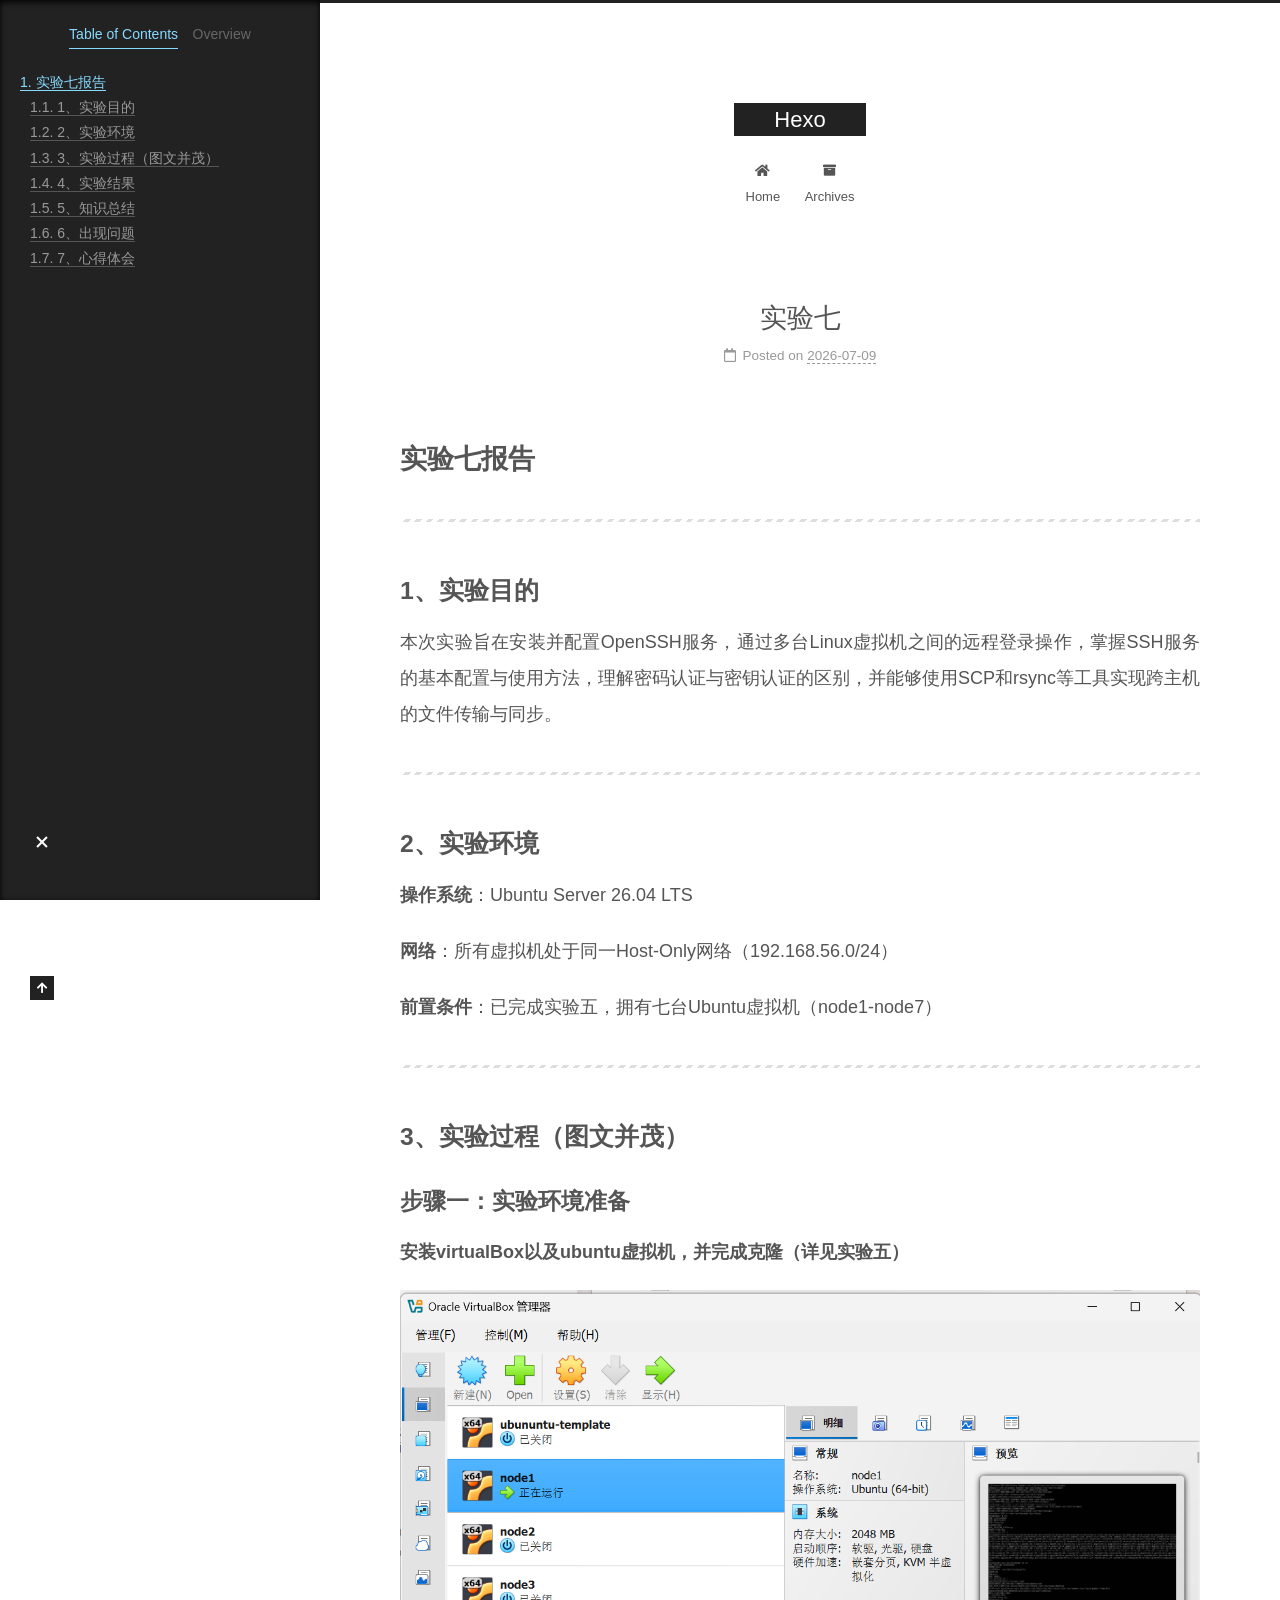
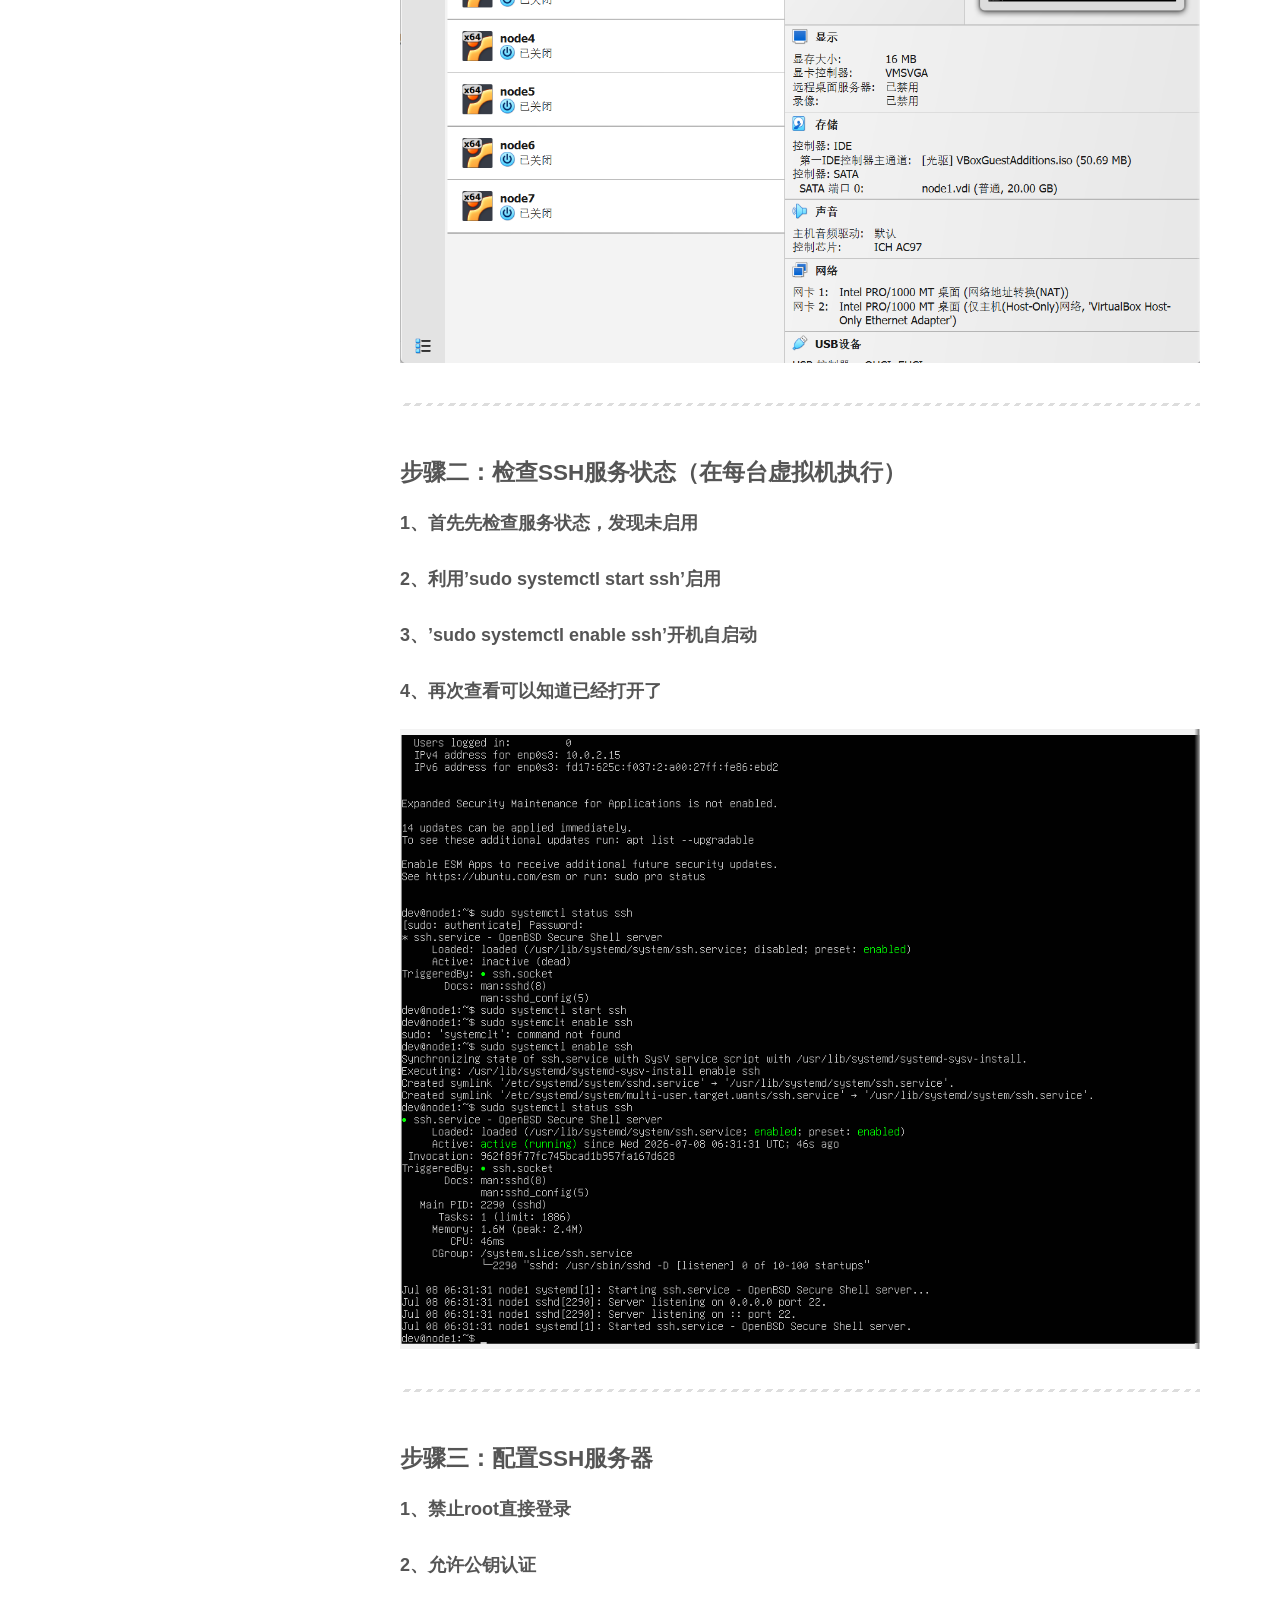
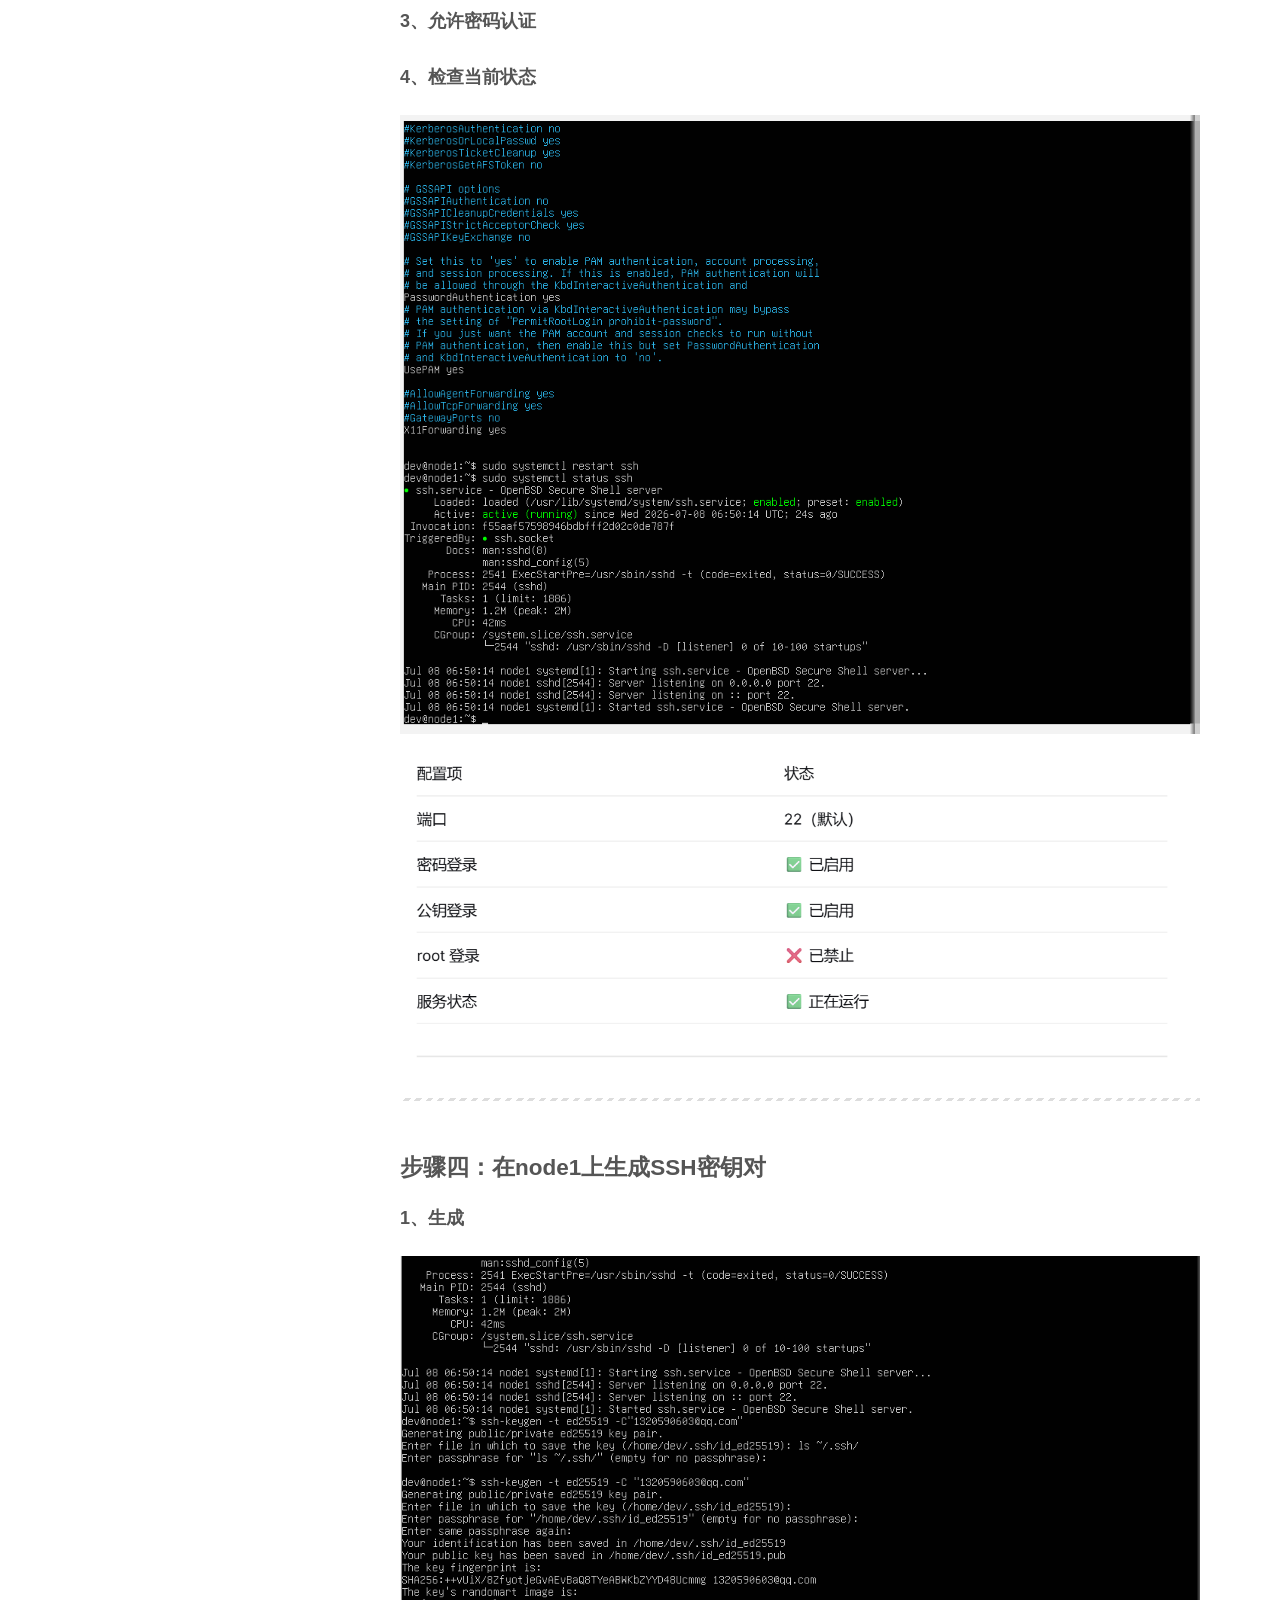
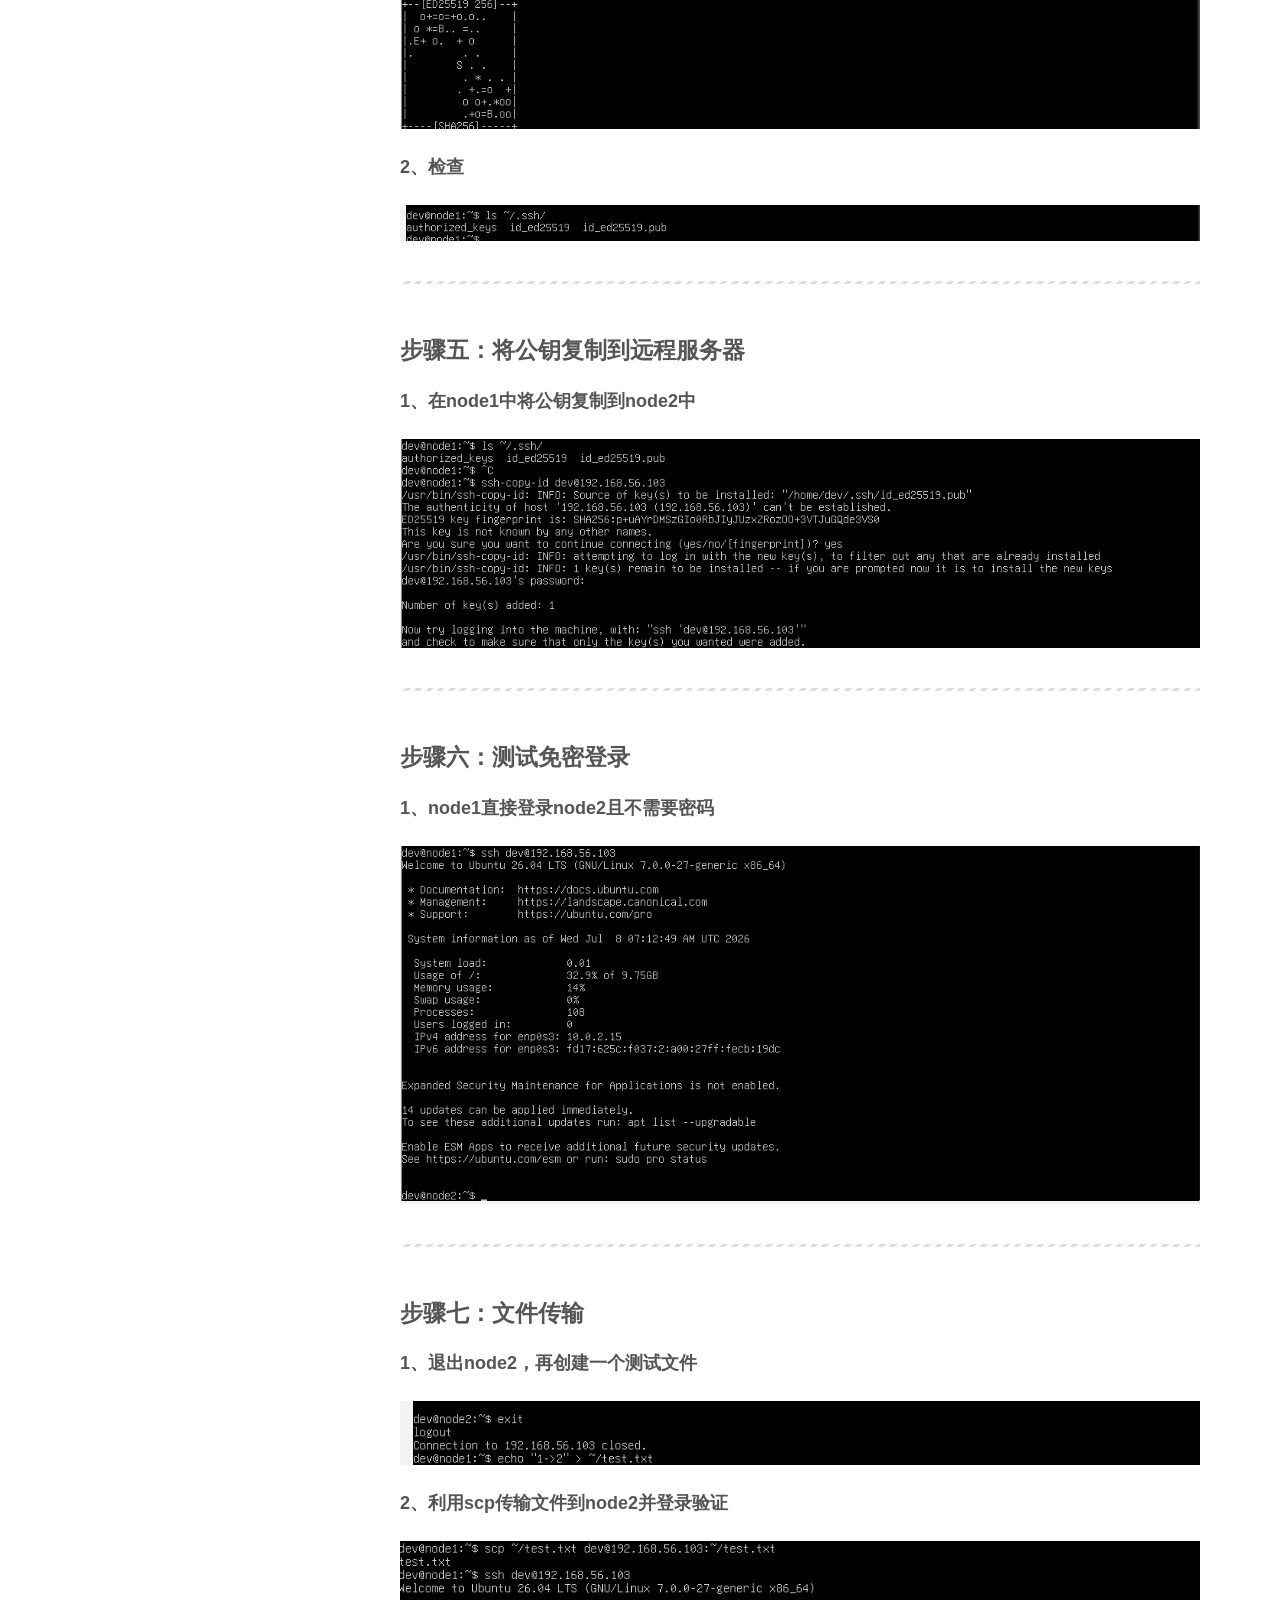
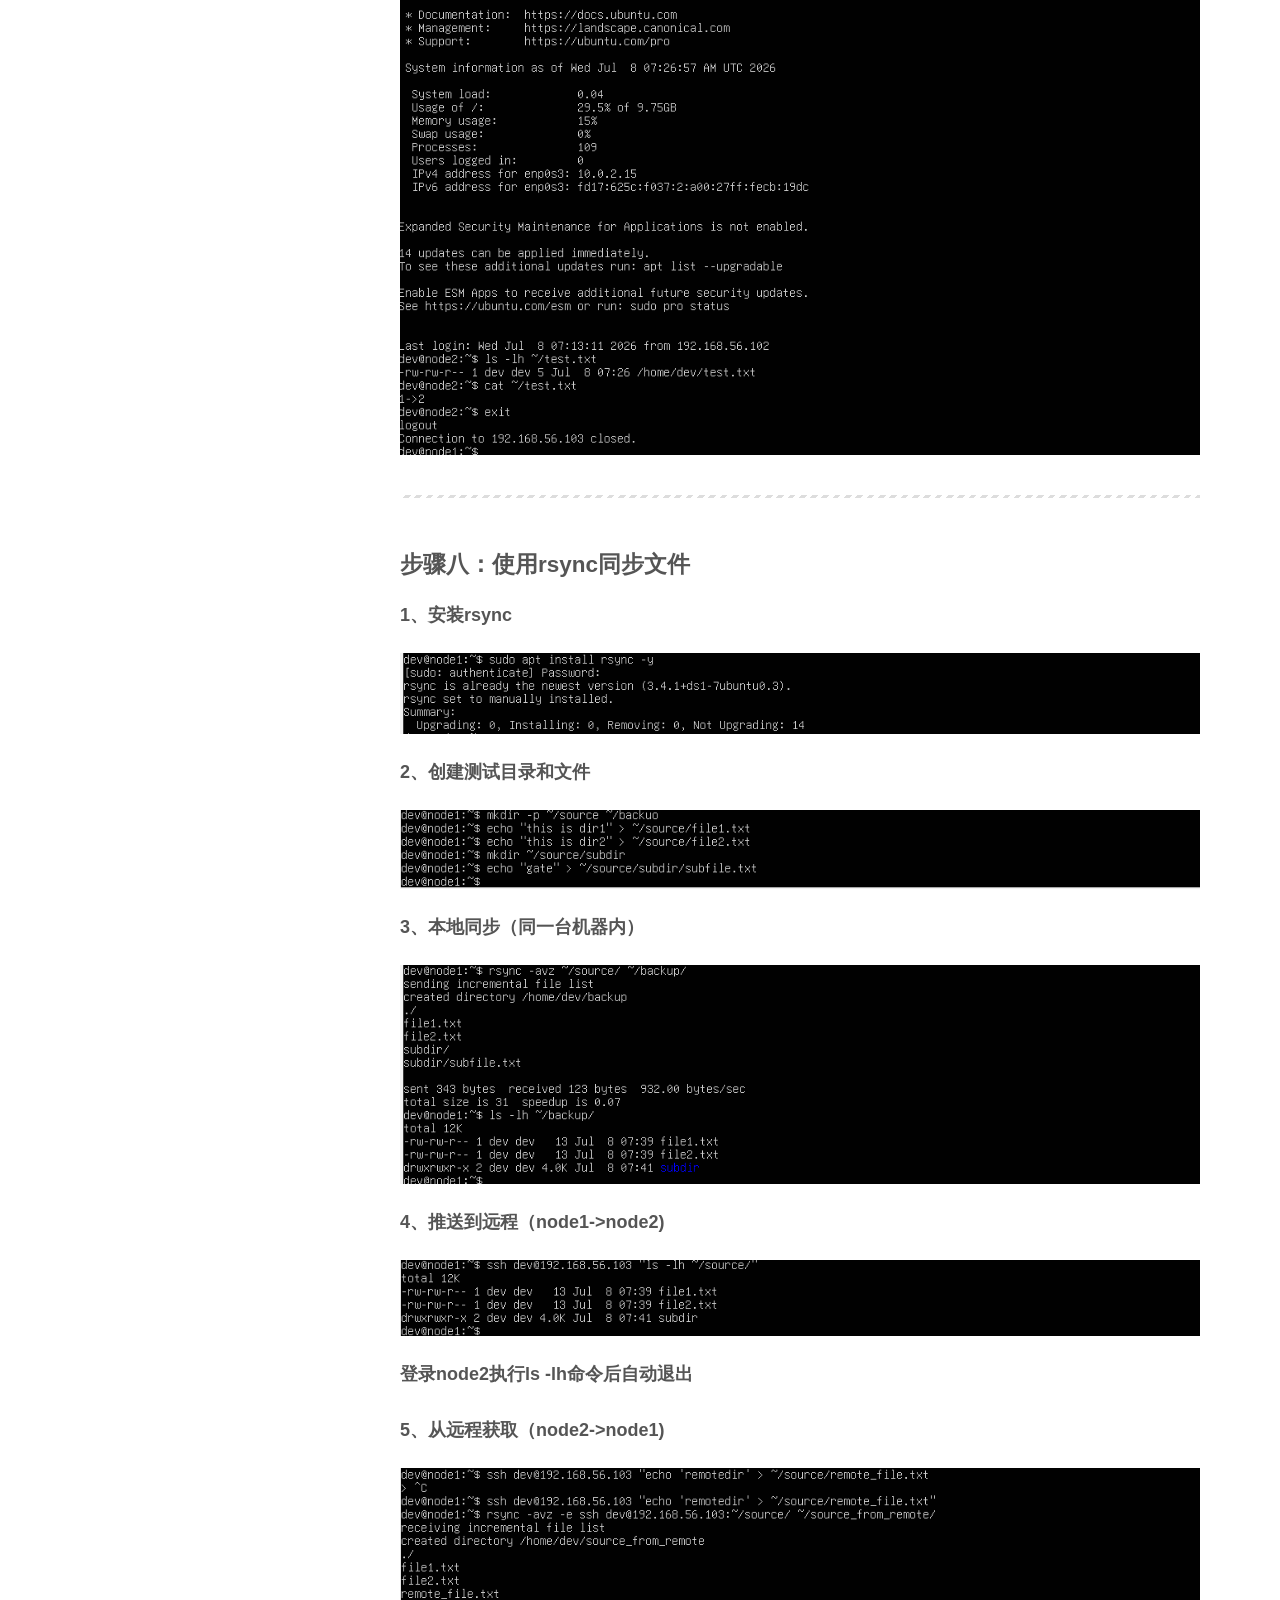
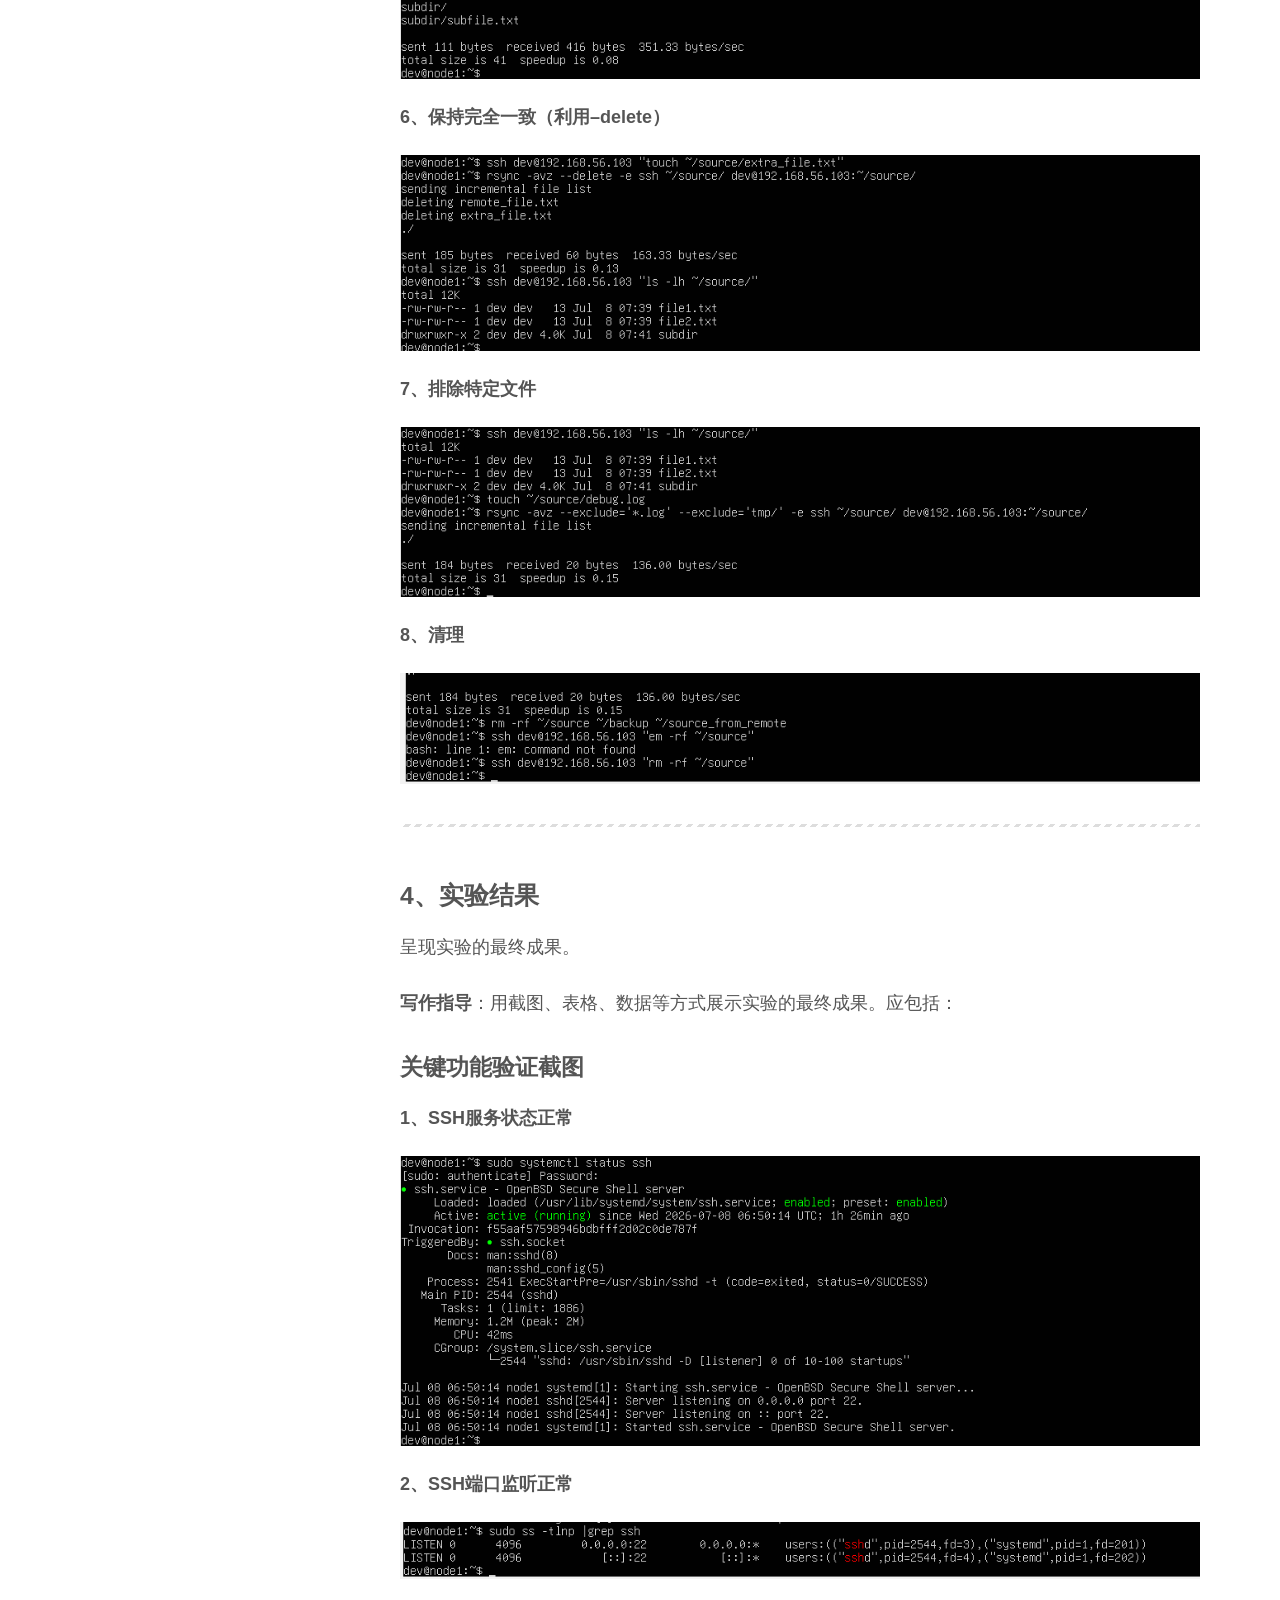
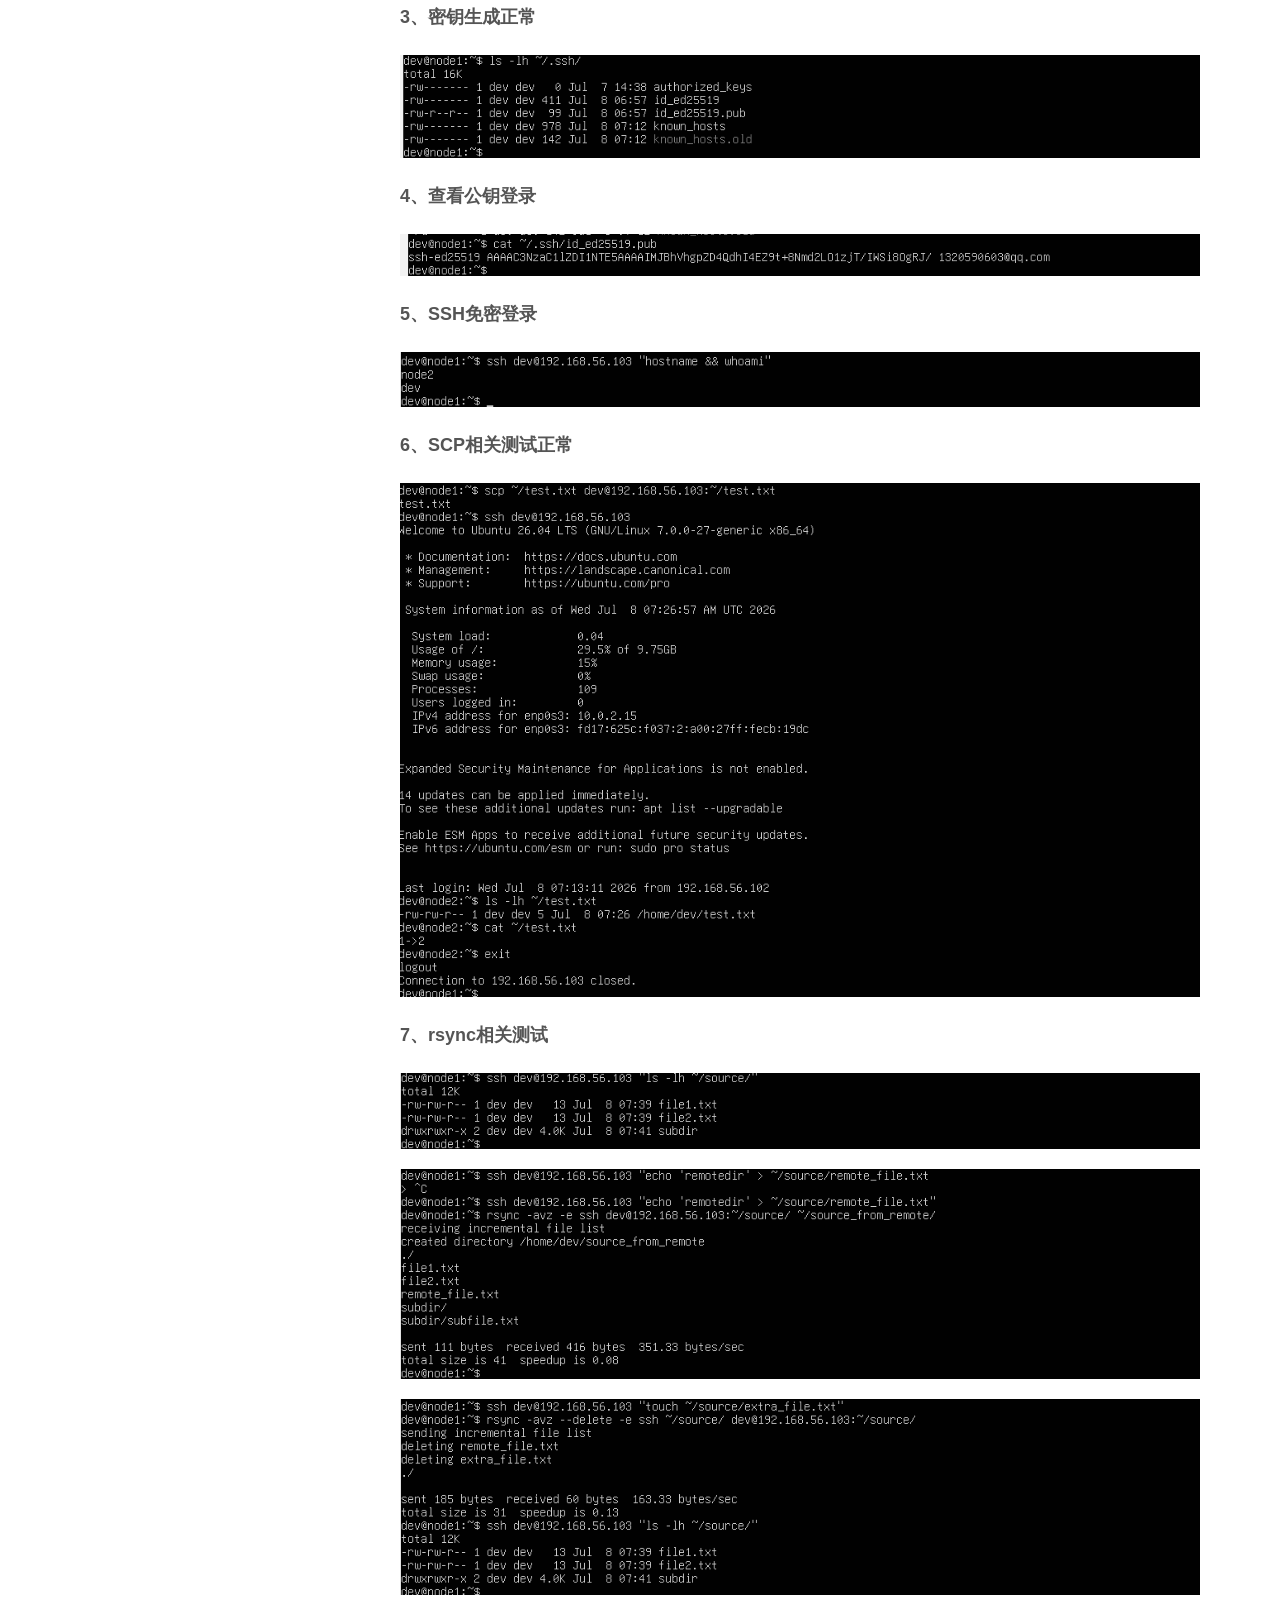
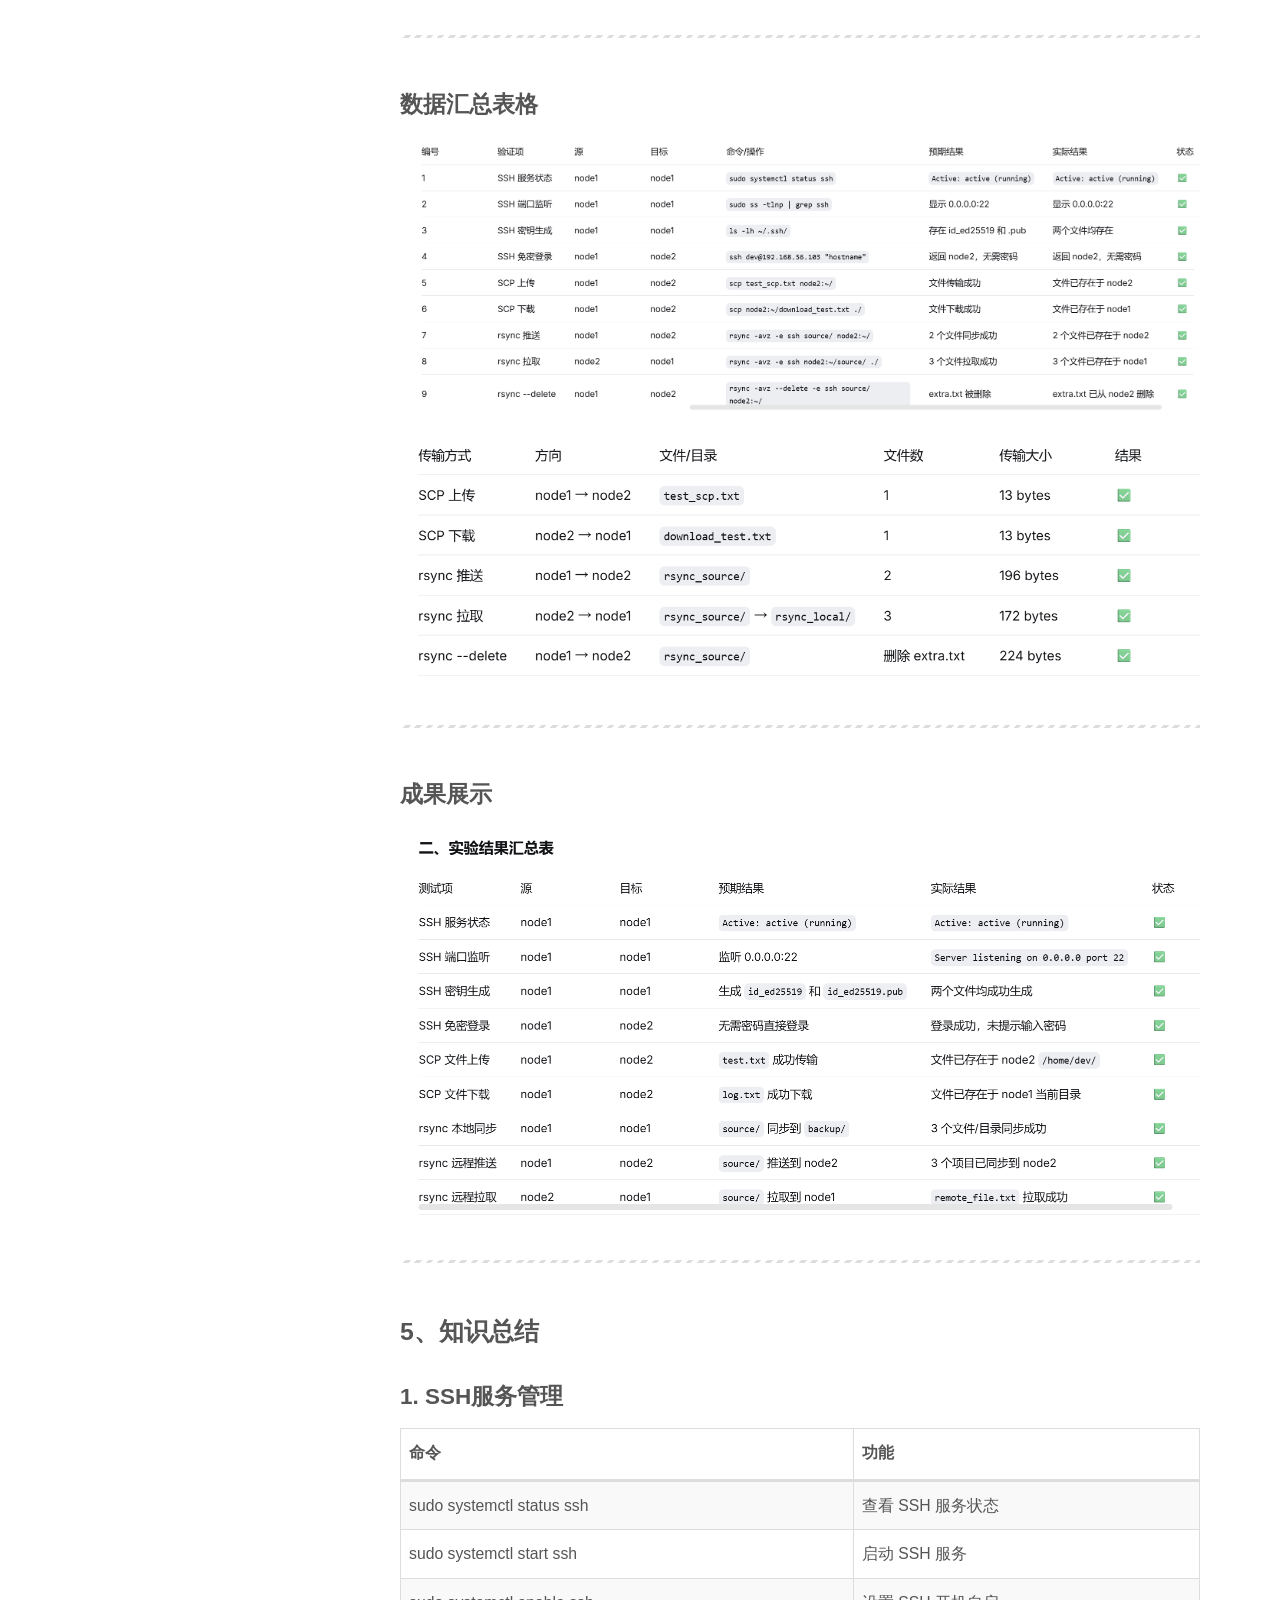
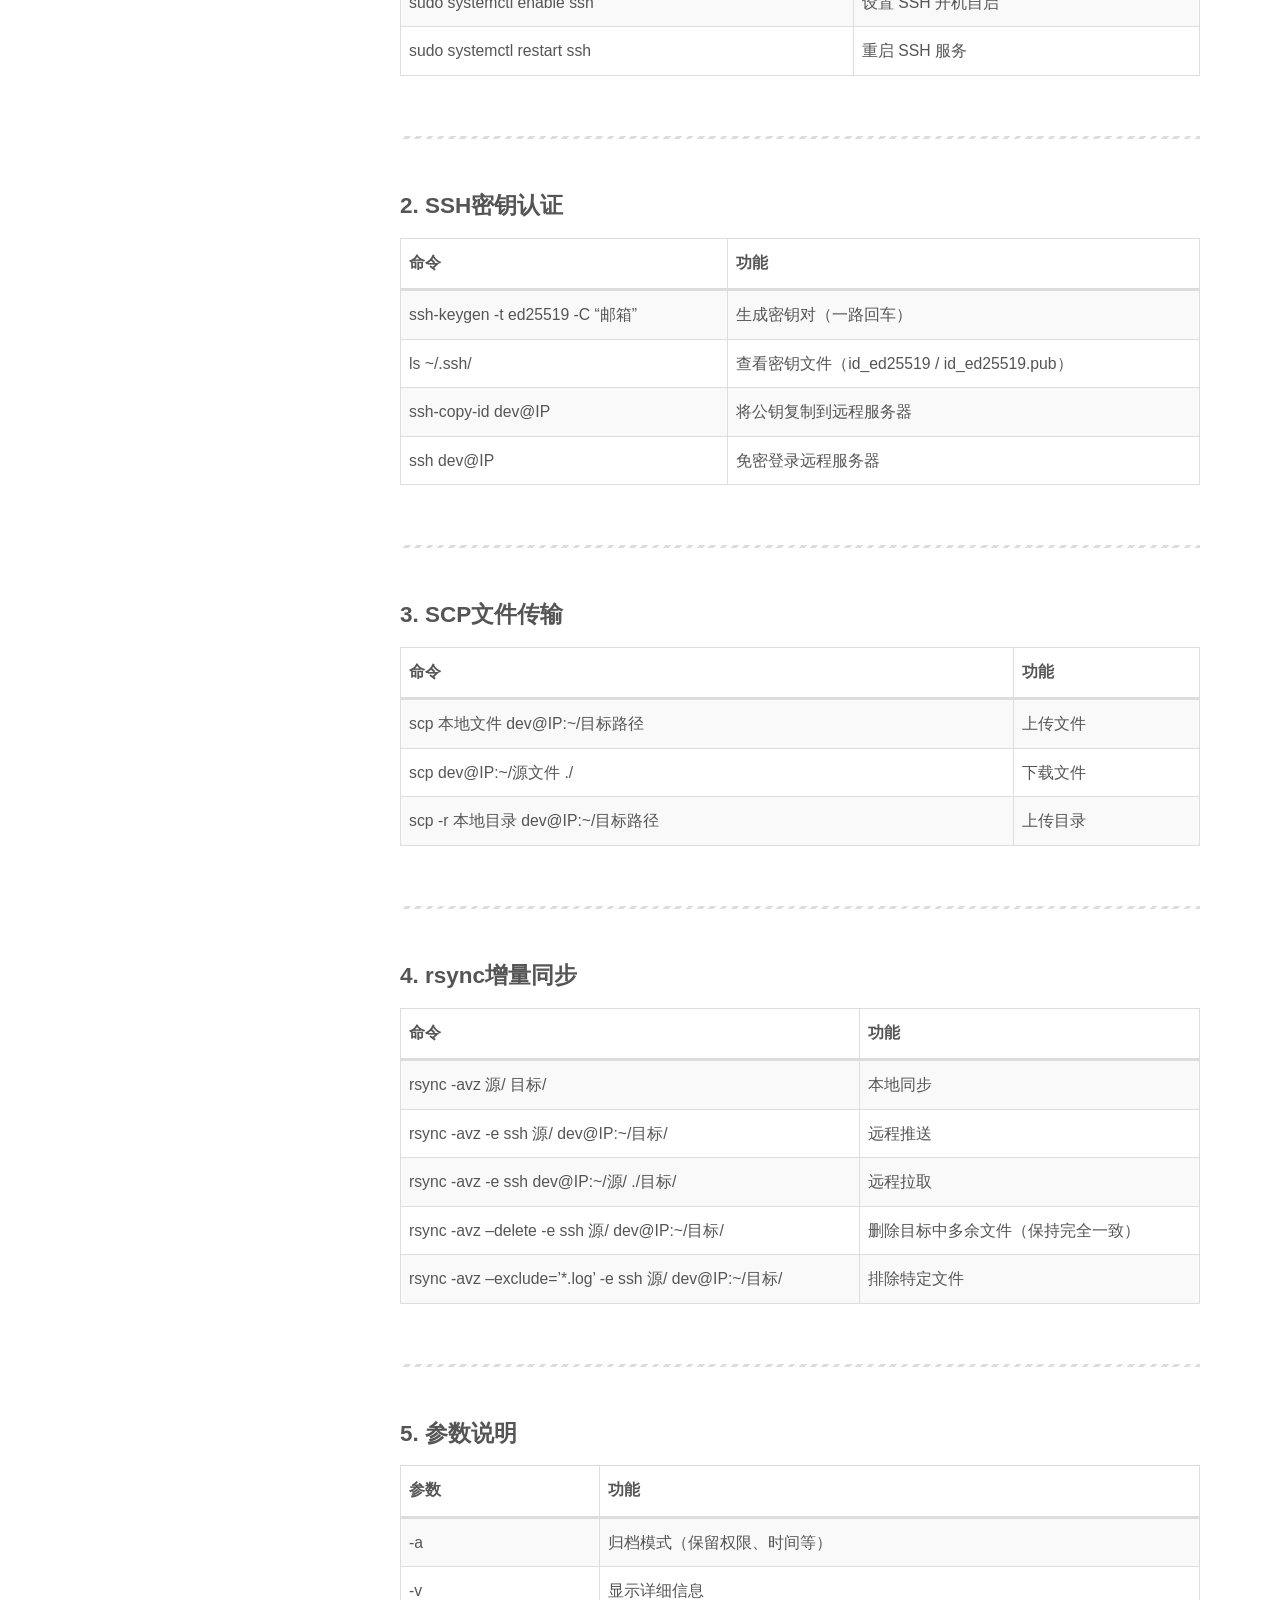
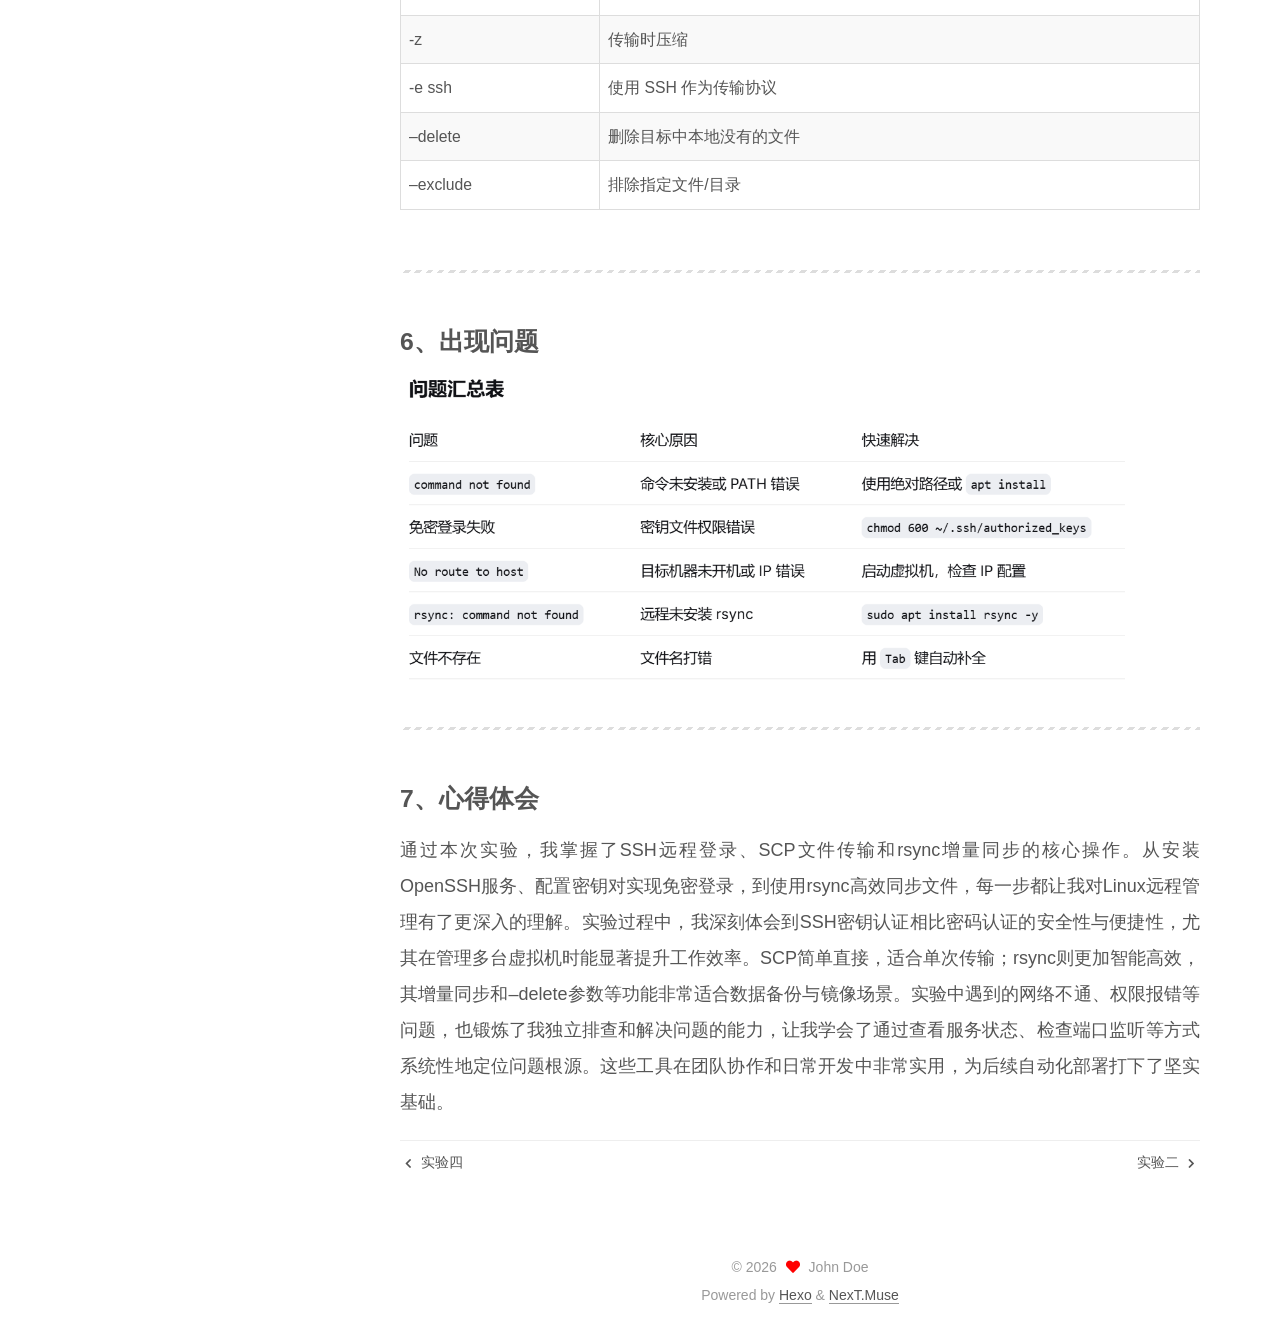
<file: 2026/07/09/lab7/index.html>
<!DOCTYPE html>
<html lang="en">
<head>
  <meta charset="UTF-8">
<meta name="viewport" content="width=device-width, initial-scale=1, maximum-scale=2">
<meta name="theme-color" content="#222">
<meta name="generator" content="Hexo 8.1.2">
  <link rel="apple-touch-icon" sizes="180x180" href="/images/apple-touch-icon-next.png">
  <link rel="icon" type="image/png" sizes="32x32" href="/images/favicon-32x32-next.png">
  <link rel="icon" type="image/png" sizes="16x16" href="/images/favicon-16x16-next.png">
  <link rel="mask-icon" href="/images/logo.svg" color="#222">

<link rel="stylesheet" href="/css/main.css">


<link rel="stylesheet" href="/lib/font-awesome/css/all.min.css">

<script id="hexo-configurations">
    var NexT = window.NexT || {};
    var CONFIG = {"hostname":"example.com","root":"/","scheme":"Muse","version":"7.8.0","exturl":false,"sidebar":{"position":"left","display":"post","padding":18,"offset":12,"onmobile":false},"copycode":{"enable":false,"show_result":false,"style":null},"back2top":{"enable":true,"sidebar":false,"scrollpercent":false},"bookmark":{"enable":false,"color":"#222","save":"auto"},"fancybox":false,"mediumzoom":false,"lazyload":false,"pangu":false,"comments":{"style":"tabs","active":null,"storage":true,"lazyload":false,"nav":null},"algolia":{"hits":{"per_page":10},"labels":{"input_placeholder":"Search for Posts","hits_empty":"We didn't find any results for the search: ${query}","hits_stats":"${hits} results found in ${time} ms"}},"localsearch":{"enable":false,"trigger":"auto","top_n_per_article":1,"unescape":false,"preload":false},"motion":{"enable":true,"async":false,"transition":{"post_block":"fadeIn","post_header":"slideDownIn","post_body":"slideDownIn","coll_header":"slideLeftIn","sidebar":"slideUpIn"}}};
  </script>

  <meta name="description" content="实验七报告 1、实验目的本次实验旨在安装并配置OpenSSH服务，通过多台Linux虚拟机之间的远程登录操作，掌握SSH服务的基本配置与使用方法，理解密码认证与密钥认证的区别，并能够使用SCP和rsync等工具实现跨主机的文件传输与同步。  2、实验环境操作系统：Ubuntu Server 26.04 LTS 网络：所有虚拟机处于同一Host-Only网络（192.168.56.0&#x2F;24">
<meta property="og:type" content="article">
<meta property="og:title" content="实验七">
<meta property="og:url" content="http://example.com/2026/07/09/lab7/index.html">
<meta property="og:site_name" content="Hexo">
<meta property="og:description" content="实验七报告 1、实验目的本次实验旨在安装并配置OpenSSH服务，通过多台Linux虚拟机之间的远程登录操作，掌握SSH服务的基本配置与使用方法，理解密码认证与密钥认证的区别，并能够使用SCP和rsync等工具实现跨主机的文件传输与同步。  2、实验环境操作系统：Ubuntu Server 26.04 LTS 网络：所有虚拟机处于同一Host-Only网络（192.168.56.0&#x2F;24">
<meta property="og:locale" content="en_US">
<meta property="og:image" content="http://example.com/2026/07/09/lab7/1.png">
<meta property="og:image" content="http://example.com/2026/07/09/lab7/2.png">
<meta property="og:image" content="http://example.com/2026/07/09/lab7/3.png">
<meta property="og:image" content="http://example.com/2026/07/09/lab7/4.1.png">
<meta property="og:image" content="http://example.com/2026/07/09/lab7/4.png">
<meta property="og:image" content="http://example.com/2026/07/09/lab7/5.png">
<meta property="og:image" content="http://example.com/2026/07/09/lab7/6.png">
<meta property="og:image" content="http://example.com/2026/07/09/lab7/7.png">
<meta property="og:image" content="http://example.com/2026/07/09/lab7/8.png">
<meta property="og:image" content="http://example.com/2026/07/09/lab7/9.png">
<meta property="og:image" content="http://example.com/2026/07/09/lab7/10.png">
<meta property="og:image" content="http://example.com/2026/07/09/lab7/11.png">
<meta property="og:image" content="http://example.com/2026/07/09/lab7/12.png">
<meta property="og:image" content="http://example.com/2026/07/09/lab7/13.png">
<meta property="og:image" content="http://example.com/2026/07/09/lab7/14.png">
<meta property="og:image" content="http://example.com/2026/07/09/lab7/15.png">
<meta property="og:image" content="http://example.com/2026/07/09/lab7/16.png">
<meta property="og:image" content="http://example.com/2026/07/09/lab7/17.png">
<meta property="og:image" content="http://example.com/2026/07/09/lab7/18.png">
<meta property="og:image" content="http://example.com/2026/07/09/lab7/19.png">
<meta property="og:image" content="http://example.com/2026/07/09/lab7/20.png">
<meta property="og:image" content="http://example.com/2026/07/09/lab7/21.png">
<meta property="og:image" content="http://example.com/2026/07/09/lab7/22.png">
<meta property="og:image" content="http://example.com/2026/07/09/lab7/23.png">
<meta property="og:image" content="http://example.com/2026/07/09/lab7/24.png">
<meta property="og:image" content="http://example.com/2026/07/09/lab7/25.png">
<meta property="og:image" content="http://example.com/2026/07/09/lab7/26.png">
<meta property="og:image" content="http://example.com/2026/07/09/lab7/27.png">
<meta property="og:image" content="http://example.com/2026/07/09/lab7/28.png">
<meta property="og:image" content="http://example.com/2026/07/09/lab7/29.png">
<meta property="og:image" content="http://example.com/2026/07/09/lab7/30.png">
<meta property="article:published_time" content="2026-07-08T16:00:00.000Z">
<meta property="article:modified_time" content="2026-07-09T06:17:21.420Z">
<meta property="article:author" content="John Doe">
<meta name="twitter:card" content="summary">
<meta name="twitter:image" content="http://example.com/2026/07/09/lab7/1.png">

<link rel="canonical" href="http://example.com/2026/07/09/lab7/">


<script id="page-configurations">
  // https://hexo.io/docs/variables.html
  CONFIG.page = {
    sidebar: "",
    isHome : false,
    isPost : true,
    lang   : 'en'
  };
</script>

  <title>实验七 | Hexo</title>
  






  <noscript>
  <style>
  .use-motion .brand,
  .use-motion .menu-item,
  .sidebar-inner,
  .use-motion .post-block,
  .use-motion .pagination,
  .use-motion .comments,
  .use-motion .post-header,
  .use-motion .post-body,
  .use-motion .collection-header { opacity: initial; }

  .use-motion .site-title,
  .use-motion .site-subtitle {
    opacity: initial;
    top: initial;
  }

  .use-motion .logo-line-before i { left: initial; }
  .use-motion .logo-line-after i { right: initial; }
  </style>
</noscript>

</head>

<body itemscope itemtype="http://schema.org/WebPage">
  <div class="container use-motion">
    <div class="headband"></div>

    <header class="header" itemscope itemtype="http://schema.org/WPHeader">
      <div class="header-inner"><div class="site-brand-container">
  <div class="site-nav-toggle">
    <div class="toggle" aria-label="Toggle navigation bar">
      <span class="toggle-line toggle-line-first"></span>
      <span class="toggle-line toggle-line-middle"></span>
      <span class="toggle-line toggle-line-last"></span>
    </div>
  </div>

  <div class="site-meta">

    <a href="/" class="brand" rel="start">
      <span class="logo-line-before"><i></i></span>
      <h1 class="site-title">Hexo</h1>
      <span class="logo-line-after"><i></i></span>
    </a>
  </div>

  <div class="site-nav-right">
    <div class="toggle popup-trigger">
    </div>
  </div>
</div>




<nav class="site-nav">
  <ul id="menu" class="main-menu menu">
        <li class="menu-item menu-item-home">

    <a href="/" rel="section"><i class="fa fa-home fa-fw"></i>Home</a>

  </li>
        <li class="menu-item menu-item-archives">

    <a href="/archives/" rel="section"><i class="fa fa-archive fa-fw"></i>Archives</a>

  </li>
  </ul>
</nav>




</div>
    </header>

    
  <div class="back-to-top">
    <i class="fa fa-arrow-up"></i>
    <span>0%</span>
  </div>


    <main class="main">
      <div class="main-inner">
        <div class="content-wrap">
          

          <div class="content post posts-expand">
            

    
  
  
  <article itemscope itemtype="http://schema.org/Article" class="post-block" lang="en">
    <link itemprop="mainEntityOfPage" href="http://example.com/2026/07/09/lab7/">

    <span hidden itemprop="author" itemscope itemtype="http://schema.org/Person">
      <meta itemprop="image" content="/images/avatar.gif">
      <meta itemprop="name" content="John Doe">
      <meta itemprop="description" content="">
    </span>

    <span hidden itemprop="publisher" itemscope itemtype="http://schema.org/Organization">
      <meta itemprop="name" content="Hexo">
    </span>
      <header class="post-header">
        <h1 class="post-title" itemprop="name headline">
          实验七
        </h1>

        <div class="post-meta">
            <span class="post-meta-item">
              <span class="post-meta-item-icon">
                <i class="far fa-calendar"></i>
              </span>
              <span class="post-meta-item-text">Posted on</span>
              

              <time title="Created: 2026-07-09 00:00:00 / Modified: 14:17:21" itemprop="dateCreated datePublished" datetime="2026-07-09T00:00:00+08:00">2026-07-09</time>
            </span>

          

        </div>
      </header>

    
    
    
    <div class="post-body" itemprop="articleBody">

      
        <h1 id="实验七报告"><a href="#实验七报告" class="headerlink" title="实验七报告"></a>实验七报告</h1><hr>
<h2 id="1、实验目的"><a href="#1、实验目的" class="headerlink" title="1、实验目的"></a>1、实验目的</h2><p>本次实验旨在安装并配置OpenSSH服务，通过多台Linux虚拟机之间的远程登录操作，掌握SSH服务的基本配置与使用方法，理解密码认证与密钥认证的区别，并能够使用SCP和rsync等工具实现跨主机的文件传输与同步。</p>
<hr>
<h2 id="2、实验环境"><a href="#2、实验环境" class="headerlink" title="2、实验环境"></a>2、实验环境</h2><p><strong>操作系统</strong>：Ubuntu Server 26.04 LTS</p>
<p><strong>网络</strong>：所有虚拟机处于同一Host-Only网络（192.168.56.0&#x2F;24）</p>
<p><strong>前置条件</strong>：已完成实验五，拥有七台Ubuntu虚拟机（node1-node7）</p>
<hr>
<h2 id="3、实验过程（图文并茂）"><a href="#3、实验过程（图文并茂）" class="headerlink" title="3、实验过程（图文并茂）"></a>3、实验过程（图文并茂）</h2><h3 id="步骤一：实验环境准备"><a href="#步骤一：实验环境准备" class="headerlink" title="步骤一：实验环境准备"></a>步骤一：实验环境准备</h3><p><strong>安装virtualBox以及ubuntu虚拟机，并完成克隆（详见实验五）</strong></p>
<img src="/2026/07/09/lab7/1.png" class="">

<hr>
<h3 id="步骤二：检查SSH服务状态（在每台虚拟机执行）"><a href="#步骤二：检查SSH服务状态（在每台虚拟机执行）" class="headerlink" title="步骤二：检查SSH服务状态（在每台虚拟机执行）"></a>步骤二：检查SSH服务状态（在每台虚拟机执行）</h3><p><strong>1、首先先检查服务状态，发现未启用</strong></p>
<p><strong>2、利用’sudo systemctl start ssh’启用</strong></p>
<p><strong>3、’sudo systemctl enable ssh’开机自启动</strong></p>
<p><strong>4、再次查看可以知道已经打开了</strong></p>
<img src="/2026/07/09/lab7/2.png" class="">

<hr>
<h3 id="步骤三：配置SSH服务器"><a href="#步骤三：配置SSH服务器" class="headerlink" title="步骤三：配置SSH服务器"></a>步骤三：配置SSH服务器</h3><p><strong>1、禁止root直接登录</strong></p>
<p><strong>2、允许公钥认证</strong></p>
<p><strong>3、允许密码认证</strong></p>
<p><strong>4、检查当前状态</strong></p>
<img src="/2026/07/09/lab7/3.png" class="">

<img src="/2026/07/09/lab7/4.1.png" class="">

<hr>
<h3 id="步骤四：在node1上生成SSH密钥对"><a href="#步骤四：在node1上生成SSH密钥对" class="headerlink" title="步骤四：在node1上生成SSH密钥对"></a>步骤四：在node1上生成SSH密钥对</h3><p><strong>1、生成</strong></p>
<img src="/2026/07/09/lab7/4.png" class="">

<p><strong>2、检查</strong></p>
<img src="/2026/07/09/lab7/5.png" class="">

<hr>
<h3 id="步骤五：将公钥复制到远程服务器"><a href="#步骤五：将公钥复制到远程服务器" class="headerlink" title="步骤五：将公钥复制到远程服务器"></a>步骤五：将公钥复制到远程服务器</h3><p><strong>1、在node1中将公钥复制到node2中</strong></p>
<img src="/2026/07/09/lab7/6.png" class="">

<hr>
<h3 id="步骤六：测试免密登录"><a href="#步骤六：测试免密登录" class="headerlink" title="步骤六：测试免密登录"></a>步骤六：测试免密登录</h3><p><strong>1、node1直接登录node2且不需要密码</strong></p>
<img src="/2026/07/09/lab7/7.png" class="">

<hr>
<h3 id="步骤七：文件传输"><a href="#步骤七：文件传输" class="headerlink" title="步骤七：文件传输"></a>步骤七：文件传输</h3><p><strong>1、退出node2，再创建一个测试文件</strong></p>
<img src="/2026/07/09/lab7/8.png" class="">

<p><strong>2、利用scp传输文件到node2并登录验证</strong></p>
<img src="/2026/07/09/lab7/9.png" class="">

<hr>
<h3 id="步骤八：使用rsync同步文件"><a href="#步骤八：使用rsync同步文件" class="headerlink" title="步骤八：使用rsync同步文件"></a>步骤八：使用rsync同步文件</h3><p><strong>1、安装rsync</strong></p>
<img src="/2026/07/09/lab7/10.png" class="">

<p><strong>2、创建测试目录和文件</strong></p>
<img src="/2026/07/09/lab7/11.png" class="">

<p><strong>3、本地同步（同一台机器内）</strong></p>
<img src="/2026/07/09/lab7/12.png" class="">

<p><strong>4、推送到远程（node1-&gt;node2)</strong></p>
<img src="/2026/07/09/lab7/13.png" class="">

<p><strong>登录node2执行ls -lh命令后自动退出</strong></p>
<p><strong>5、从远程获取（node2-&gt;node1)</strong></p>
<img src="/2026/07/09/lab7/14.png" class="">

<p><strong>6、保持完全一致（利用–delete）</strong></p>
<img src="/2026/07/09/lab7/15.png" class="">

<p><strong>7、排除特定文件</strong></p>
<img src="/2026/07/09/lab7/16.png" class="">

<p><strong>8、清理</strong></p>
<img src="/2026/07/09/lab7/17.png" class="">

<hr>
<h2 id="4、实验结果"><a href="#4、实验结果" class="headerlink" title="4、实验结果"></a>4、实验结果</h2><p>呈现实验的最终成果。</p>
<p><strong>写作指导</strong>：用截图、表格、数据等方式展示实验的最终成果。应包括：</p>
<h3 id="关键功能验证截图"><a href="#关键功能验证截图" class="headerlink" title="关键功能验证截图"></a>关键功能验证截图</h3><p><strong>1、SSH服务状态正常</strong></p>
<img src="/2026/07/09/lab7/18.png" class="">

<p><strong>2、SSH端口监听正常</strong></p>
<img src="/2026/07/09/lab7/19.png" class="">

<p><strong>3、密钥生成正常</strong></p>
<img src="/2026/07/09/lab7/20.png" class="">

<p><strong>4、查看公钥登录</strong></p>
<img src="/2026/07/09/lab7/21.png" class="">

<p><strong>5、SSH免密登录</strong></p>
<img src="/2026/07/09/lab7/22.png" class="">

<p><strong>6、SCP相关测试正常</strong></p>
<img src="/2026/07/09/lab7/23.png" class="">

<p><strong>7、rsync相关测试</strong></p>
<img src="/2026/07/09/lab7/24.png" class="">

<img src="/2026/07/09/lab7/25.png" class="">

<img src="/2026/07/09/lab7/26.png" class="">

<hr>
<h3 id="数据汇总表格"><a href="#数据汇总表格" class="headerlink" title="数据汇总表格"></a>数据汇总表格</h3><img src="/2026/07/09/lab7/27.png" class="">

<img src="/2026/07/09/lab7/28.png" class="">

<hr>
<h3 id="成果展示"><a href="#成果展示" class="headerlink" title="成果展示"></a>成果展示</h3><img src="/2026/07/09/lab7/29.png" class="">

<hr>
<h2 id="5、知识总结"><a href="#5、知识总结" class="headerlink" title="5、知识总结"></a>5、知识总结</h2><h3 id="1-SSH服务管理"><a href="#1-SSH服务管理" class="headerlink" title="1. SSH服务管理"></a>1. SSH服务管理</h3><table>
<thead>
<tr>
<th>命令</th>
<th>功能</th>
</tr>
</thead>
<tbody><tr>
<td>sudo systemctl status ssh</td>
<td>查看 SSH 服务状态</td>
</tr>
<tr>
<td>sudo systemctl start ssh</td>
<td>启动 SSH 服务</td>
</tr>
<tr>
<td>sudo systemctl enable ssh</td>
<td>设置 SSH 开机自启</td>
</tr>
<tr>
<td>sudo systemctl restart ssh</td>
<td>重启 SSH 服务</td>
</tr>
</tbody></table>
<hr>
<h3 id="2-SSH密钥认证"><a href="#2-SSH密钥认证" class="headerlink" title="2. SSH密钥认证"></a>2. SSH密钥认证</h3><table>
<thead>
<tr>
<th>命令</th>
<th>功能</th>
</tr>
</thead>
<tbody><tr>
<td>ssh-keygen -t ed25519 -C “邮箱”</td>
<td>生成密钥对（一路回车）</td>
</tr>
<tr>
<td>ls ~&#x2F;.ssh&#x2F;</td>
<td>查看密钥文件（id_ed25519 &#x2F; id_ed25519.pub）</td>
</tr>
<tr>
<td>ssh-copy-id dev@IP</td>
<td>将公钥复制到远程服务器</td>
</tr>
<tr>
<td>ssh dev@IP</td>
<td>免密登录远程服务器</td>
</tr>
</tbody></table>
<hr>
<h3 id="3-SCP文件传输"><a href="#3-SCP文件传输" class="headerlink" title="3. SCP文件传输"></a>3. SCP文件传输</h3><table>
<thead>
<tr>
<th>命令</th>
<th>功能</th>
</tr>
</thead>
<tbody><tr>
<td>scp 本地文件 dev@IP:~&#x2F;目标路径</td>
<td>上传文件</td>
</tr>
<tr>
<td>scp dev@IP:~&#x2F;源文件 .&#x2F;</td>
<td>下载文件</td>
</tr>
<tr>
<td>scp -r 本地目录 dev@IP:~&#x2F;目标路径</td>
<td>上传目录</td>
</tr>
</tbody></table>
<hr>
<h3 id="4-rsync增量同步"><a href="#4-rsync增量同步" class="headerlink" title="4. rsync增量同步"></a>4. rsync增量同步</h3><table>
<thead>
<tr>
<th>命令</th>
<th>功能</th>
</tr>
</thead>
<tbody><tr>
<td>rsync -avz 源&#x2F; 目标&#x2F;</td>
<td>本地同步</td>
</tr>
<tr>
<td>rsync -avz -e ssh 源&#x2F; dev@IP:~&#x2F;目标&#x2F;</td>
<td>远程推送</td>
</tr>
<tr>
<td>rsync -avz -e ssh dev@IP:~&#x2F;源&#x2F; .&#x2F;目标&#x2F;</td>
<td>远程拉取</td>
</tr>
<tr>
<td>rsync -avz –delete -e ssh 源&#x2F; dev@IP:~&#x2F;目标&#x2F;</td>
<td>删除目标中多余文件（保持完全一致）</td>
</tr>
<tr>
<td>rsync -avz –exclude&#x3D;’*.log’ -e ssh 源&#x2F; dev@IP:~&#x2F;目标&#x2F;</td>
<td>排除特定文件</td>
</tr>
</tbody></table>
<hr>
<h3 id="5-参数说明"><a href="#5-参数说明" class="headerlink" title="5. 参数说明"></a>5. 参数说明</h3><table>
<thead>
<tr>
<th>参数</th>
<th>功能</th>
</tr>
</thead>
<tbody><tr>
<td>-a</td>
<td>归档模式（保留权限、时间等）</td>
</tr>
<tr>
<td>-v</td>
<td>显示详细信息</td>
</tr>
<tr>
<td>-z</td>
<td>传输时压缩</td>
</tr>
<tr>
<td>-e ssh</td>
<td>使用 SSH 作为传输协议</td>
</tr>
<tr>
<td>–delete</td>
<td>删除目标中本地没有的文件</td>
</tr>
<tr>
<td>–exclude</td>
<td>排除指定文件&#x2F;目录</td>
</tr>
</tbody></table>
<hr>
<h2 id="6、出现问题"><a href="#6、出现问题" class="headerlink" title="6、出现问题"></a>6、出现问题</h2><img src="/2026/07/09/lab7/30.png" class="">

<hr>
<h2 id="7、心得体会"><a href="#7、心得体会" class="headerlink" title="7、心得体会"></a>7、心得体会</h2><p>通过本次实验，我掌握了SSH远程登录、SCP文件传输和rsync增量同步的核心操作。从安装OpenSSH服务、配置密钥对实现免密登录，到使用rsync高效同步文件，每一步都让我对Linux远程管理有了更深入的理解。实验过程中，我深刻体会到SSH密钥认证相比密码认证的安全性与便捷性，尤其在管理多台虚拟机时能显著提升工作效率。SCP简单直接，适合单次传输；rsync则更加智能高效，其增量同步和–delete参数等功能非常适合数据备份与镜像场景。实验中遇到的网络不通、权限报错等问题，也锻炼了我独立排查和解决问题的能力，让我学会了通过查看服务状态、检查端口监听等方式系统性地定位问题根源。这些工具在团队协作和日常开发中非常实用，为后续自动化部署打下了坚实基础。</p>

    </div>

    
    
    

      <footer class="post-footer">

        


        
    <div class="post-nav">
      <div class="post-nav-item">
    <a href="/2026/07/09/lab4/" rel="prev" title="实验四">
      <i class="fa fa-chevron-left"></i> 实验四
    </a></div>
      <div class="post-nav-item">
    <a href="/2026/07/09/lab2/" rel="next" title="实验二">
      实验二 <i class="fa fa-chevron-right"></i>
    </a></div>
    </div>
      </footer>
    
  </article>
  
  
  



          </div>
          

<script>
  window.addEventListener('tabs:register', () => {
    let { activeClass } = CONFIG.comments;
    if (CONFIG.comments.storage) {
      activeClass = localStorage.getItem('comments_active') || activeClass;
    }
    if (activeClass) {
      let activeTab = document.querySelector(`a[href="#comment-${activeClass}"]`);
      if (activeTab) {
        activeTab.click();
      }
    }
  });
  if (CONFIG.comments.storage) {
    window.addEventListener('tabs:click', event => {
      if (!event.target.matches('.tabs-comment .tab-content .tab-pane')) return;
      let commentClass = event.target.classList[1];
      localStorage.setItem('comments_active', commentClass);
    });
  }
</script>

        </div>
          
  
  <div class="toggle sidebar-toggle">
    <span class="toggle-line toggle-line-first"></span>
    <span class="toggle-line toggle-line-middle"></span>
    <span class="toggle-line toggle-line-last"></span>
  </div>

  <aside class="sidebar">
    <div class="sidebar-inner">

      <ul class="sidebar-nav motion-element">
        <li class="sidebar-nav-toc">
          Table of Contents
        </li>
        <li class="sidebar-nav-overview">
          Overview
        </li>
      </ul>

      <!--noindex-->
      <div class="post-toc-wrap sidebar-panel">
          <div class="post-toc motion-element"><ol class="nav"><li class="nav-item nav-level-1"><a class="nav-link" href="#%E5%AE%9E%E9%AA%8C%E4%B8%83%E6%8A%A5%E5%91%8A"><span class="nav-number">1.</span> <span class="nav-text">实验七报告</span></a><ol class="nav-child"><li class="nav-item nav-level-2"><a class="nav-link" href="#1%E3%80%81%E5%AE%9E%E9%AA%8C%E7%9B%AE%E7%9A%84"><span class="nav-number">1.1.</span> <span class="nav-text">1、实验目的</span></a></li><li class="nav-item nav-level-2"><a class="nav-link" href="#2%E3%80%81%E5%AE%9E%E9%AA%8C%E7%8E%AF%E5%A2%83"><span class="nav-number">1.2.</span> <span class="nav-text">2、实验环境</span></a></li><li class="nav-item nav-level-2"><a class="nav-link" href="#3%E3%80%81%E5%AE%9E%E9%AA%8C%E8%BF%87%E7%A8%8B%EF%BC%88%E5%9B%BE%E6%96%87%E5%B9%B6%E8%8C%82%EF%BC%89"><span class="nav-number">1.3.</span> <span class="nav-text">3、实验过程（图文并茂）</span></a><ol class="nav-child"><li class="nav-item nav-level-3"><a class="nav-link" href="#%E6%AD%A5%E9%AA%A4%E4%B8%80%EF%BC%9A%E5%AE%9E%E9%AA%8C%E7%8E%AF%E5%A2%83%E5%87%86%E5%A4%87"><span class="nav-number">1.3.1.</span> <span class="nav-text">步骤一：实验环境准备</span></a></li><li class="nav-item nav-level-3"><a class="nav-link" href="#%E6%AD%A5%E9%AA%A4%E4%BA%8C%EF%BC%9A%E6%A3%80%E6%9F%A5SSH%E6%9C%8D%E5%8A%A1%E7%8A%B6%E6%80%81%EF%BC%88%E5%9C%A8%E6%AF%8F%E5%8F%B0%E8%99%9A%E6%8B%9F%E6%9C%BA%E6%89%A7%E8%A1%8C%EF%BC%89"><span class="nav-number">1.3.2.</span> <span class="nav-text">步骤二：检查SSH服务状态（在每台虚拟机执行）</span></a></li><li class="nav-item nav-level-3"><a class="nav-link" href="#%E6%AD%A5%E9%AA%A4%E4%B8%89%EF%BC%9A%E9%85%8D%E7%BD%AESSH%E6%9C%8D%E5%8A%A1%E5%99%A8"><span class="nav-number">1.3.3.</span> <span class="nav-text">步骤三：配置SSH服务器</span></a></li><li class="nav-item nav-level-3"><a class="nav-link" href="#%E6%AD%A5%E9%AA%A4%E5%9B%9B%EF%BC%9A%E5%9C%A8node1%E4%B8%8A%E7%94%9F%E6%88%90SSH%E5%AF%86%E9%92%A5%E5%AF%B9"><span class="nav-number">1.3.4.</span> <span class="nav-text">步骤四：在node1上生成SSH密钥对</span></a></li><li class="nav-item nav-level-3"><a class="nav-link" href="#%E6%AD%A5%E9%AA%A4%E4%BA%94%EF%BC%9A%E5%B0%86%E5%85%AC%E9%92%A5%E5%A4%8D%E5%88%B6%E5%88%B0%E8%BF%9C%E7%A8%8B%E6%9C%8D%E5%8A%A1%E5%99%A8"><span class="nav-number">1.3.5.</span> <span class="nav-text">步骤五：将公钥复制到远程服务器</span></a></li><li class="nav-item nav-level-3"><a class="nav-link" href="#%E6%AD%A5%E9%AA%A4%E5%85%AD%EF%BC%9A%E6%B5%8B%E8%AF%95%E5%85%8D%E5%AF%86%E7%99%BB%E5%BD%95"><span class="nav-number">1.3.6.</span> <span class="nav-text">步骤六：测试免密登录</span></a></li><li class="nav-item nav-level-3"><a class="nav-link" href="#%E6%AD%A5%E9%AA%A4%E4%B8%83%EF%BC%9A%E6%96%87%E4%BB%B6%E4%BC%A0%E8%BE%93"><span class="nav-number">1.3.7.</span> <span class="nav-text">步骤七：文件传输</span></a></li><li class="nav-item nav-level-3"><a class="nav-link" href="#%E6%AD%A5%E9%AA%A4%E5%85%AB%EF%BC%9A%E4%BD%BF%E7%94%A8rsync%E5%90%8C%E6%AD%A5%E6%96%87%E4%BB%B6"><span class="nav-number">1.3.8.</span> <span class="nav-text">步骤八：使用rsync同步文件</span></a></li></ol></li><li class="nav-item nav-level-2"><a class="nav-link" href="#4%E3%80%81%E5%AE%9E%E9%AA%8C%E7%BB%93%E6%9E%9C"><span class="nav-number">1.4.</span> <span class="nav-text">4、实验结果</span></a><ol class="nav-child"><li class="nav-item nav-level-3"><a class="nav-link" href="#%E5%85%B3%E9%94%AE%E5%8A%9F%E8%83%BD%E9%AA%8C%E8%AF%81%E6%88%AA%E5%9B%BE"><span class="nav-number">1.4.1.</span> <span class="nav-text">关键功能验证截图</span></a></li><li class="nav-item nav-level-3"><a class="nav-link" href="#%E6%95%B0%E6%8D%AE%E6%B1%87%E6%80%BB%E8%A1%A8%E6%A0%BC"><span class="nav-number">1.4.2.</span> <span class="nav-text">数据汇总表格</span></a></li><li class="nav-item nav-level-3"><a class="nav-link" href="#%E6%88%90%E6%9E%9C%E5%B1%95%E7%A4%BA"><span class="nav-number">1.4.3.</span> <span class="nav-text">成果展示</span></a></li></ol></li><li class="nav-item nav-level-2"><a class="nav-link" href="#5%E3%80%81%E7%9F%A5%E8%AF%86%E6%80%BB%E7%BB%93"><span class="nav-number">1.5.</span> <span class="nav-text">5、知识总结</span></a><ol class="nav-child"><li class="nav-item nav-level-3"><a class="nav-link" href="#1-SSH%E6%9C%8D%E5%8A%A1%E7%AE%A1%E7%90%86"><span class="nav-number">1.5.1.</span> <span class="nav-text">1. SSH服务管理</span></a></li><li class="nav-item nav-level-3"><a class="nav-link" href="#2-SSH%E5%AF%86%E9%92%A5%E8%AE%A4%E8%AF%81"><span class="nav-number">1.5.2.</span> <span class="nav-text">2. SSH密钥认证</span></a></li><li class="nav-item nav-level-3"><a class="nav-link" href="#3-SCP%E6%96%87%E4%BB%B6%E4%BC%A0%E8%BE%93"><span class="nav-number">1.5.3.</span> <span class="nav-text">3. SCP文件传输</span></a></li><li class="nav-item nav-level-3"><a class="nav-link" href="#4-rsync%E5%A2%9E%E9%87%8F%E5%90%8C%E6%AD%A5"><span class="nav-number">1.5.4.</span> <span class="nav-text">4. rsync增量同步</span></a></li><li class="nav-item nav-level-3"><a class="nav-link" href="#5-%E5%8F%82%E6%95%B0%E8%AF%B4%E6%98%8E"><span class="nav-number">1.5.5.</span> <span class="nav-text">5. 参数说明</span></a></li></ol></li><li class="nav-item nav-level-2"><a class="nav-link" href="#6%E3%80%81%E5%87%BA%E7%8E%B0%E9%97%AE%E9%A2%98"><span class="nav-number">1.6.</span> <span class="nav-text">6、出现问题</span></a></li><li class="nav-item nav-level-2"><a class="nav-link" href="#7%E3%80%81%E5%BF%83%E5%BE%97%E4%BD%93%E4%BC%9A"><span class="nav-number">1.7.</span> <span class="nav-text">7、心得体会</span></a></li></ol></li></ol></div>
      </div>
      <!--/noindex-->

      <div class="site-overview-wrap sidebar-panel">
        <div class="site-author motion-element" itemprop="author" itemscope itemtype="http://schema.org/Person">
  <p class="site-author-name" itemprop="name">John Doe</p>
  <div class="site-description" itemprop="description"></div>
</div>
<div class="site-state-wrap motion-element">
  <nav class="site-state">
      <div class="site-state-item site-state-posts">
          <a href="/archives/">
        
          <span class="site-state-item-count">7</span>
          <span class="site-state-item-name">posts</span>
        </a>
      </div>
  </nav>
</div>



      </div>

    </div>
  </aside>
  <div id="sidebar-dimmer"></div>


      </div>
    </main>

    <footer class="footer">
      <div class="footer-inner">
        

        

<div class="copyright">
  
  &copy; 
  <span itemprop="copyrightYear">2026</span>
  <span class="with-love">
    <i class="fa fa-heart"></i>
  </span>
  <span class="author" itemprop="copyrightHolder">John Doe</span>
</div>
  <div class="powered-by">Powered by <a href="https://hexo.io/" class="theme-link" rel="noopener" target="_blank">Hexo</a> & <a href="https://muse.theme-next.org/" class="theme-link" rel="noopener" target="_blank">NexT.Muse</a>
  </div>

        








      </div>
    </footer>
  </div>

  
  <script src="/lib/anime.min.js"></script>
  <script src="/lib/velocity/velocity.min.js"></script>
  <script src="/lib/velocity/velocity.ui.min.js"></script>

<script src="/js/utils.js"></script>

<script src="/js/motion.js"></script>


<script src="/js/schemes/muse.js"></script>


<script src="/js/next-boot.js"></script>




  















  

  

</body>
</html>
</file>
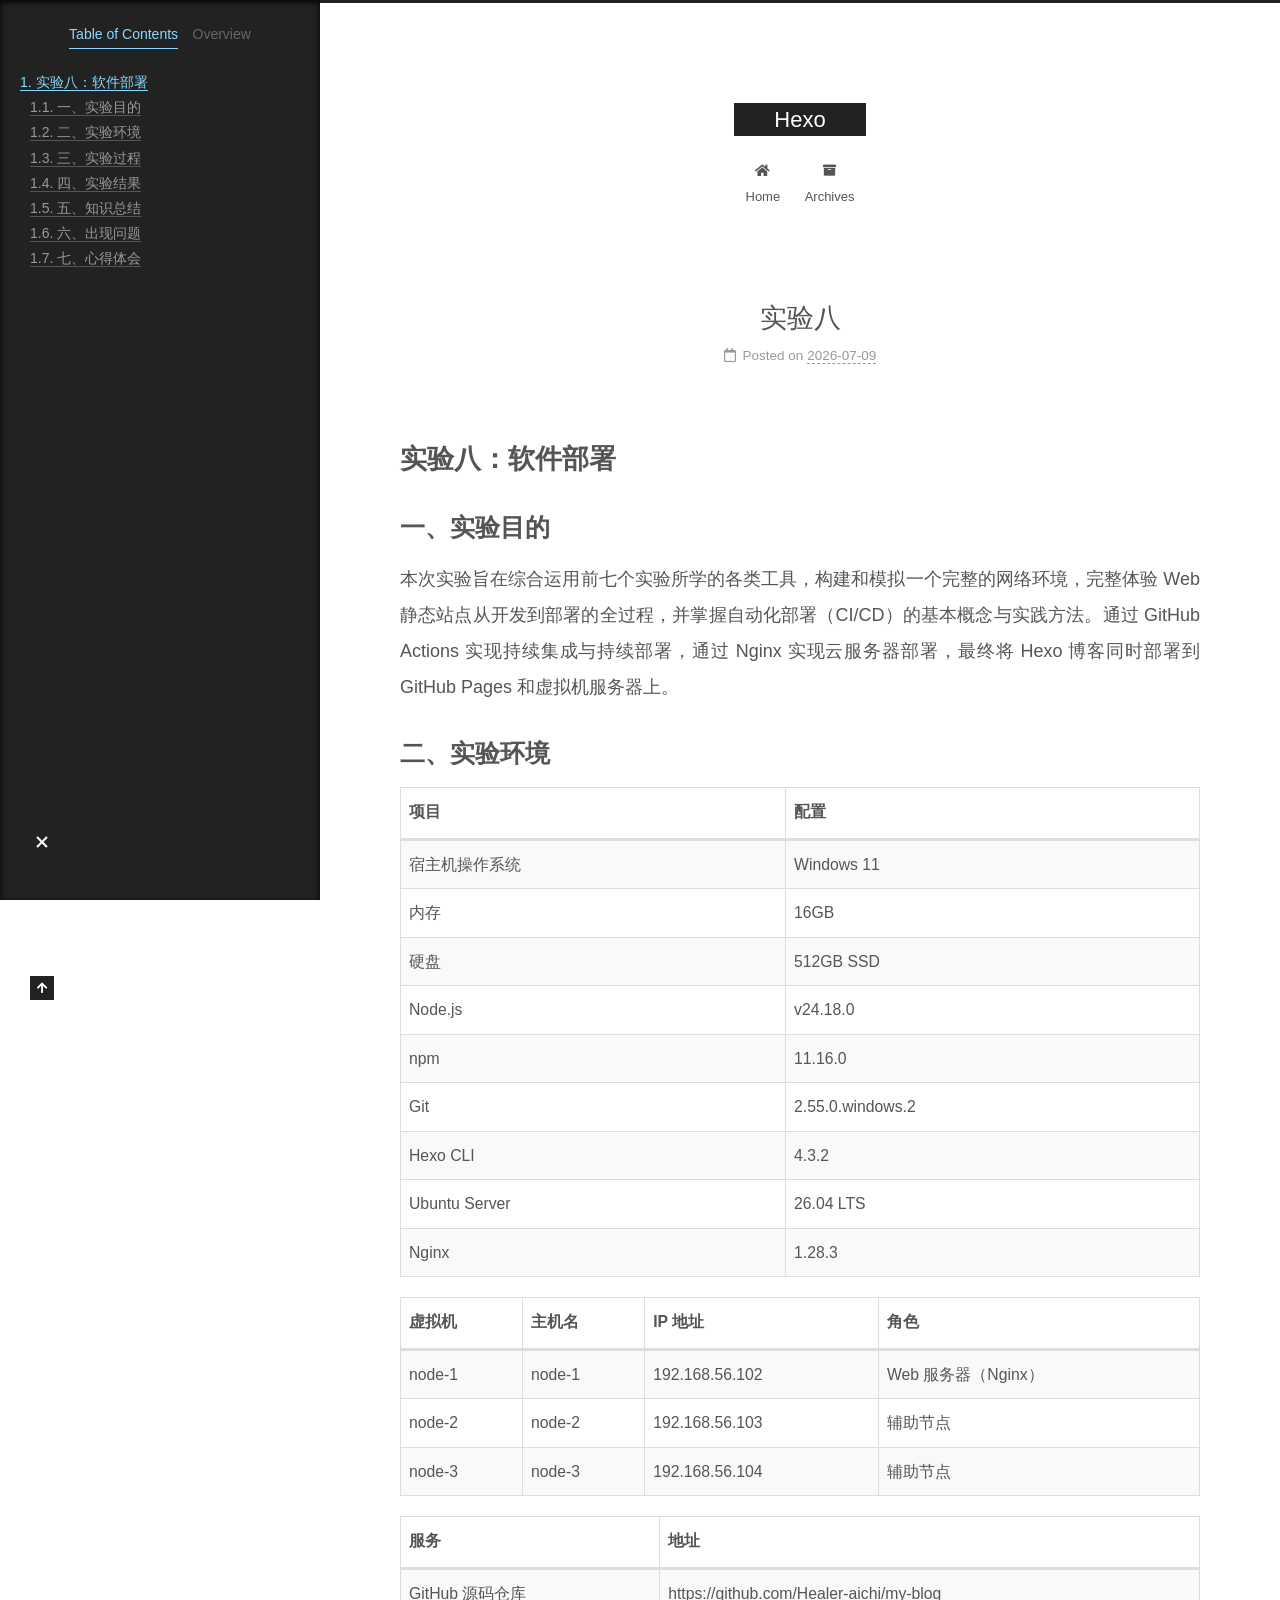
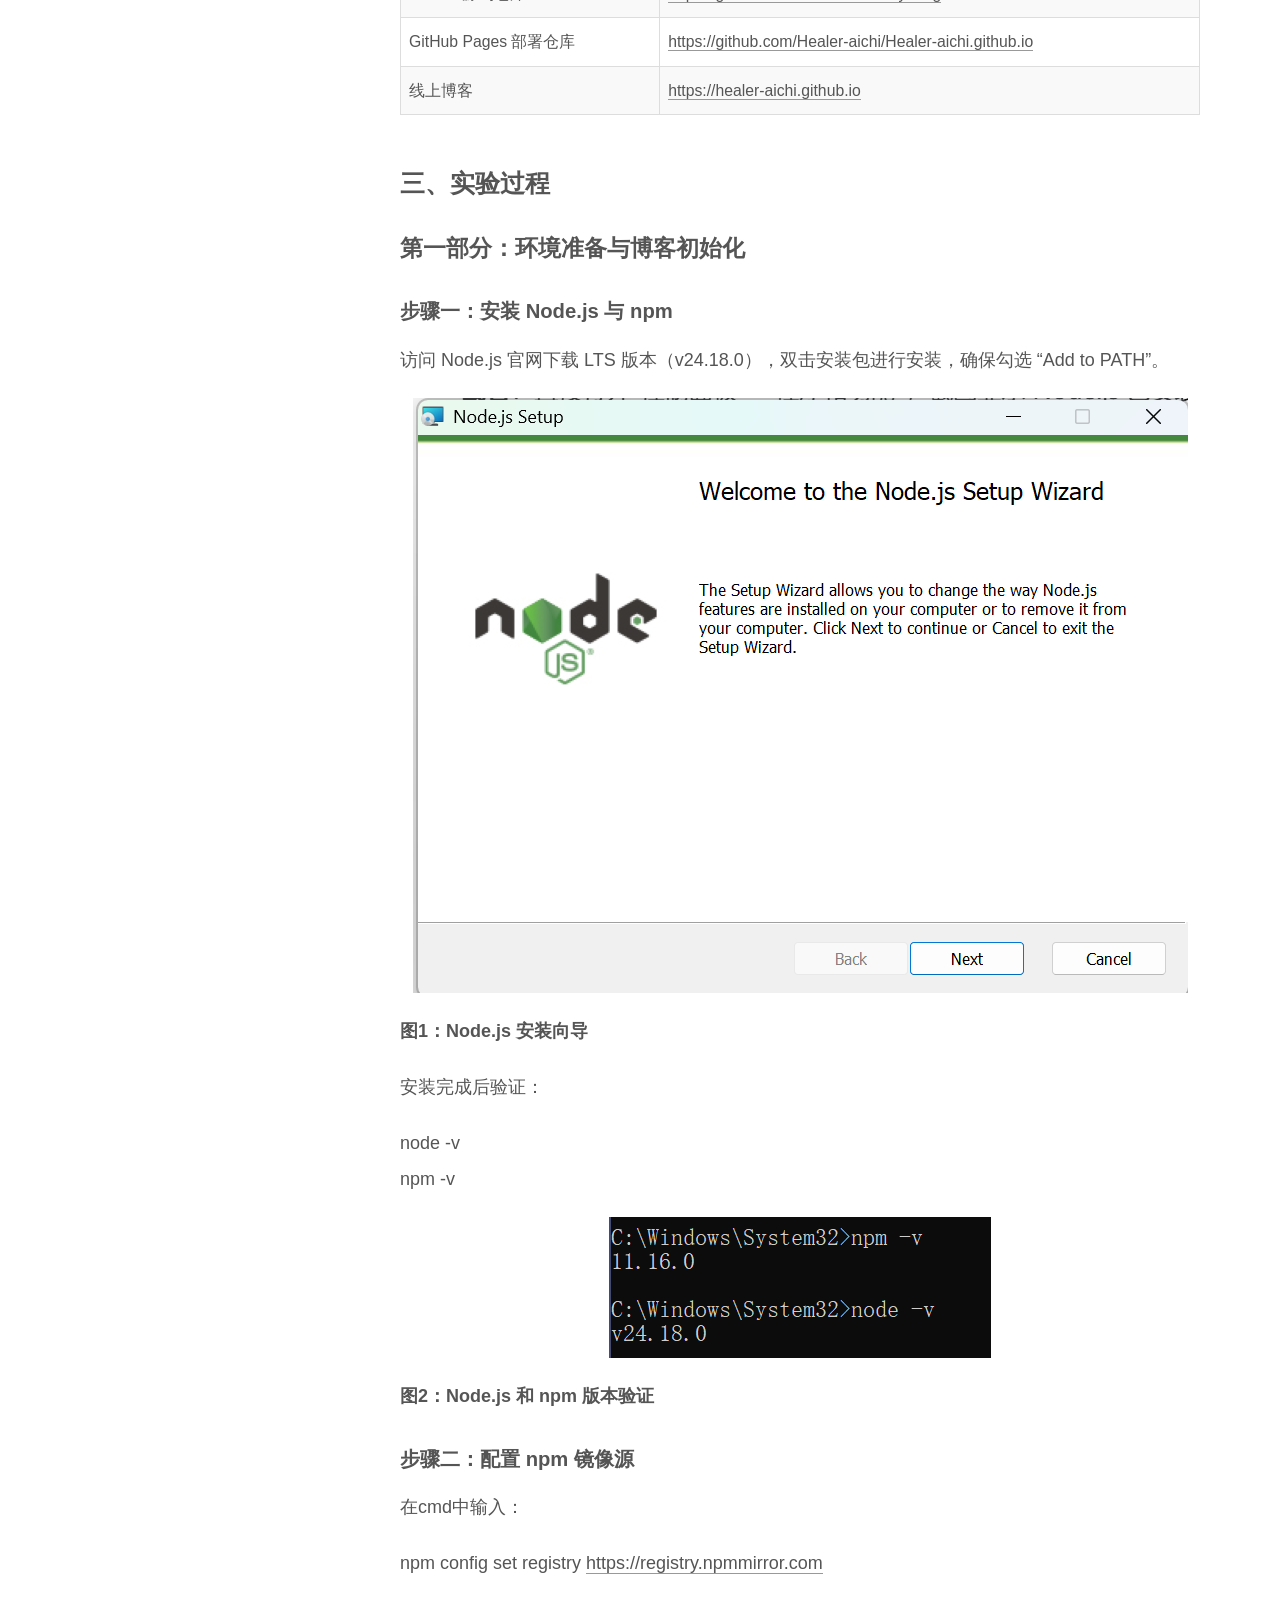
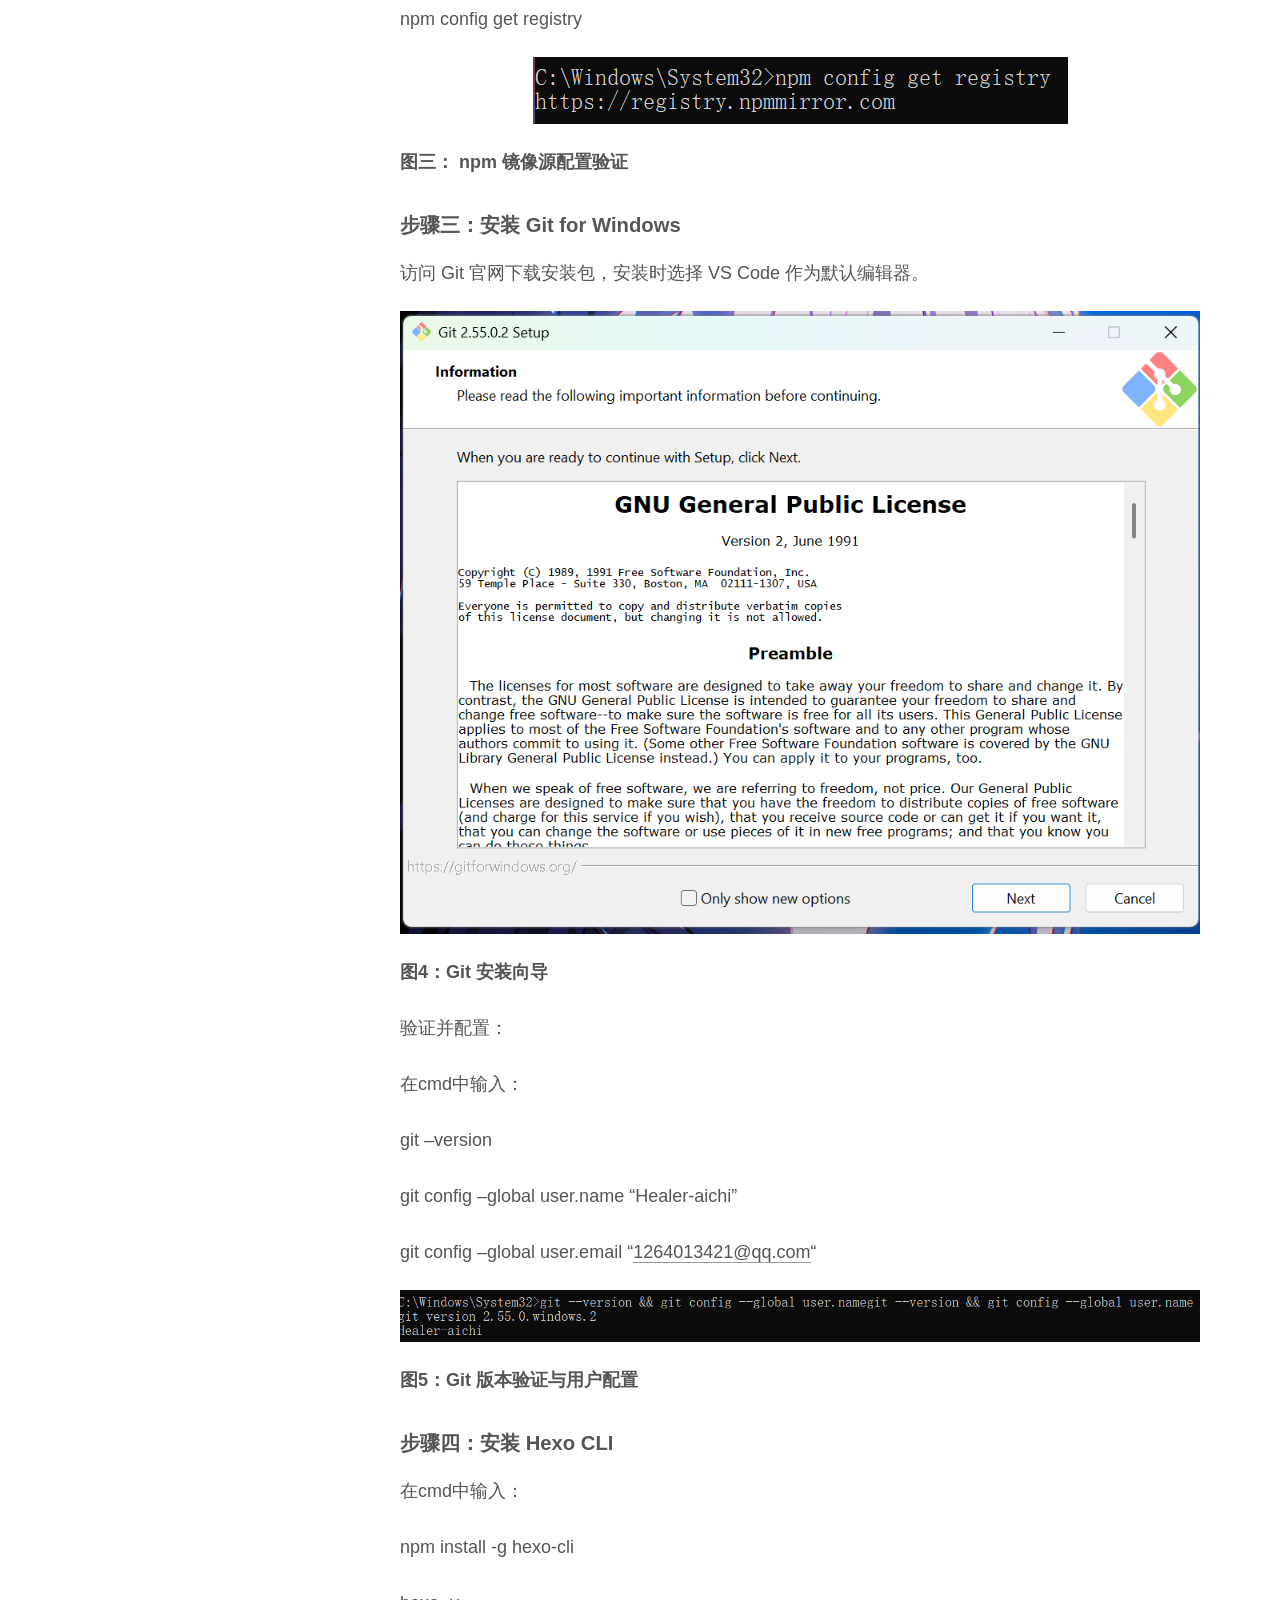
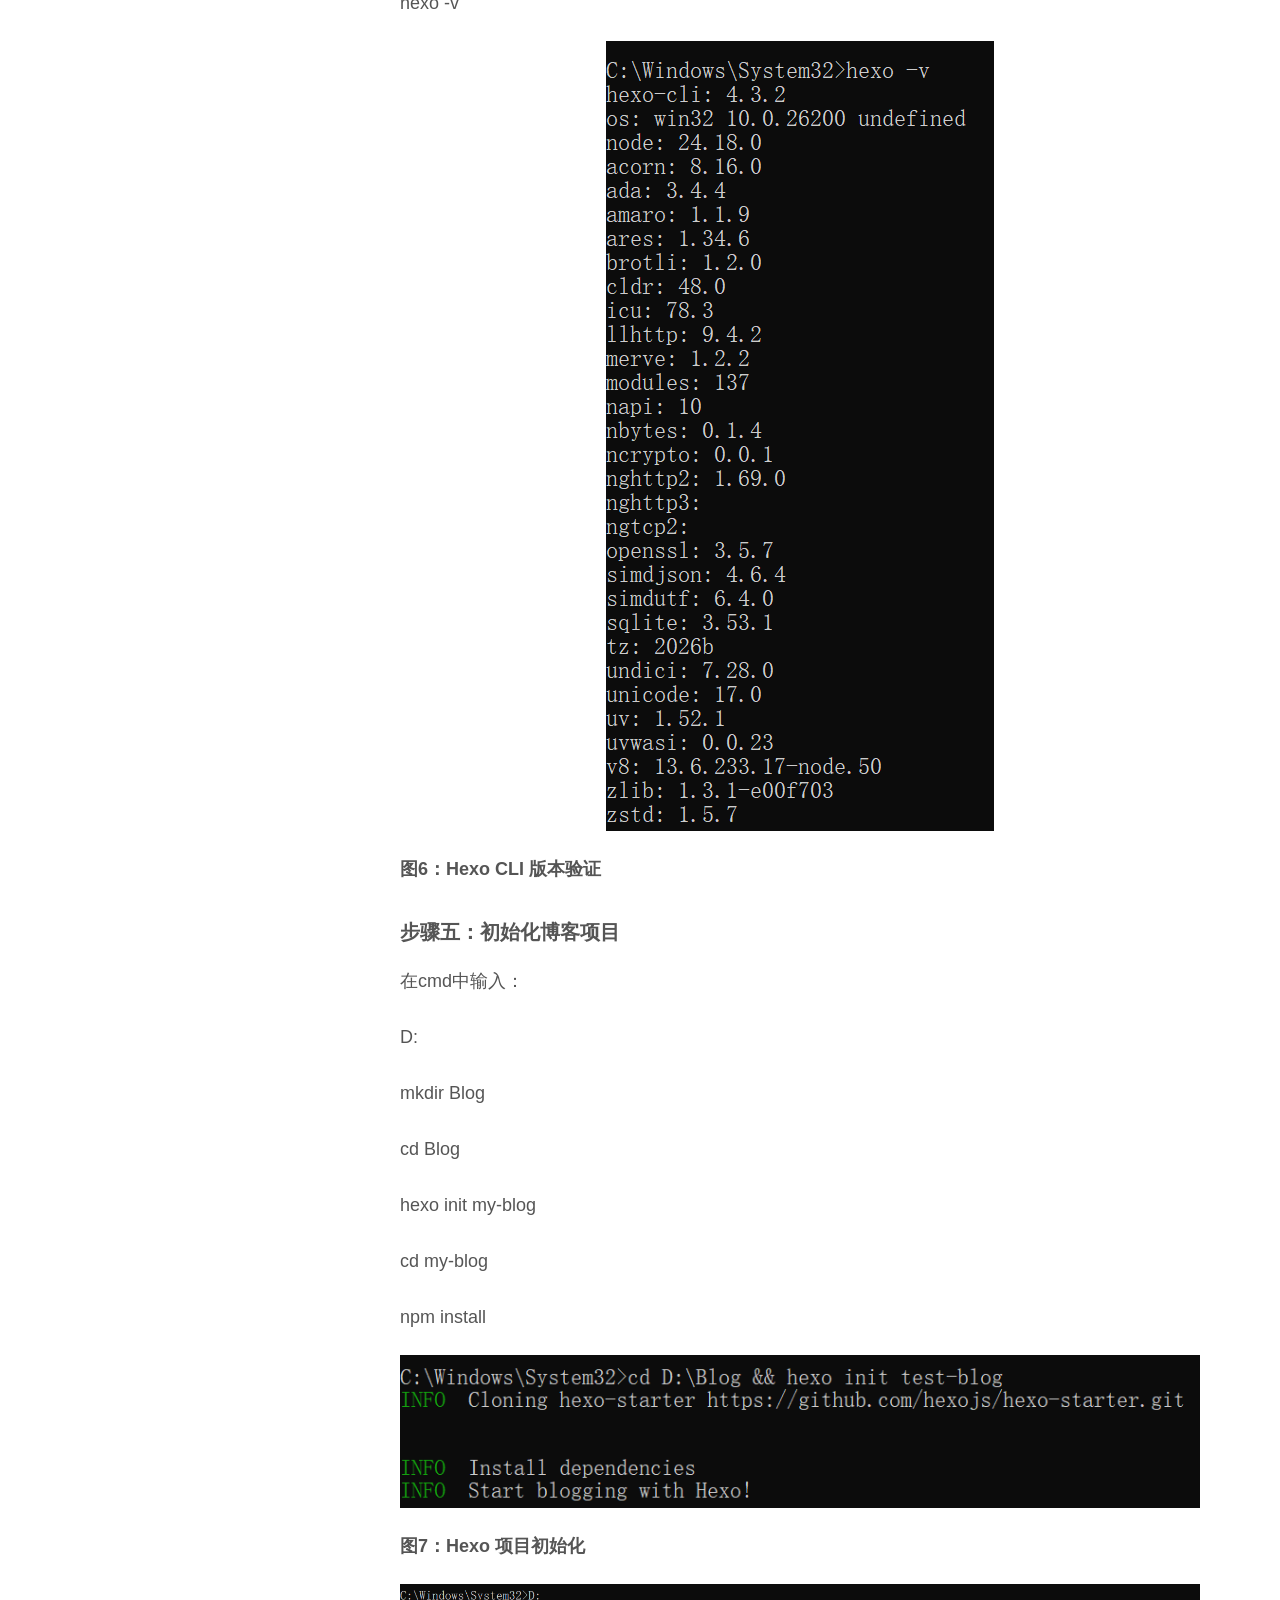
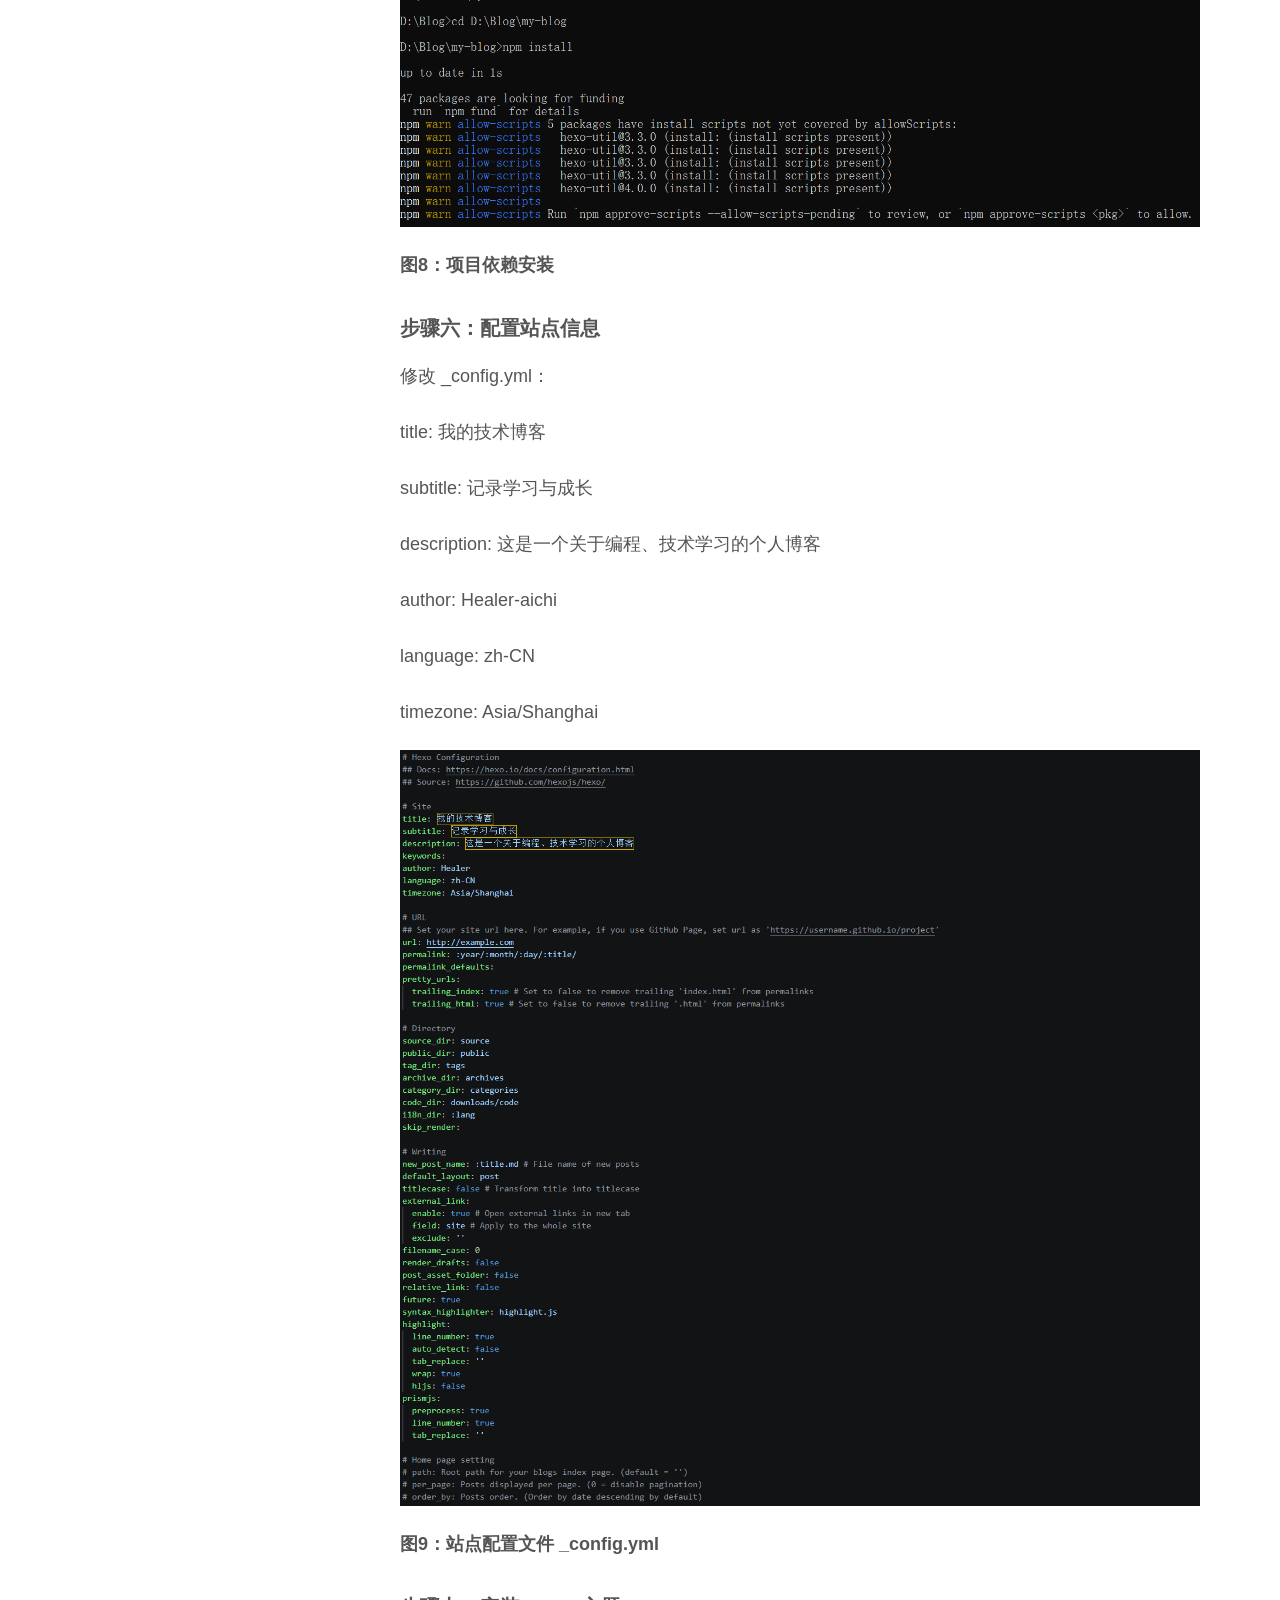
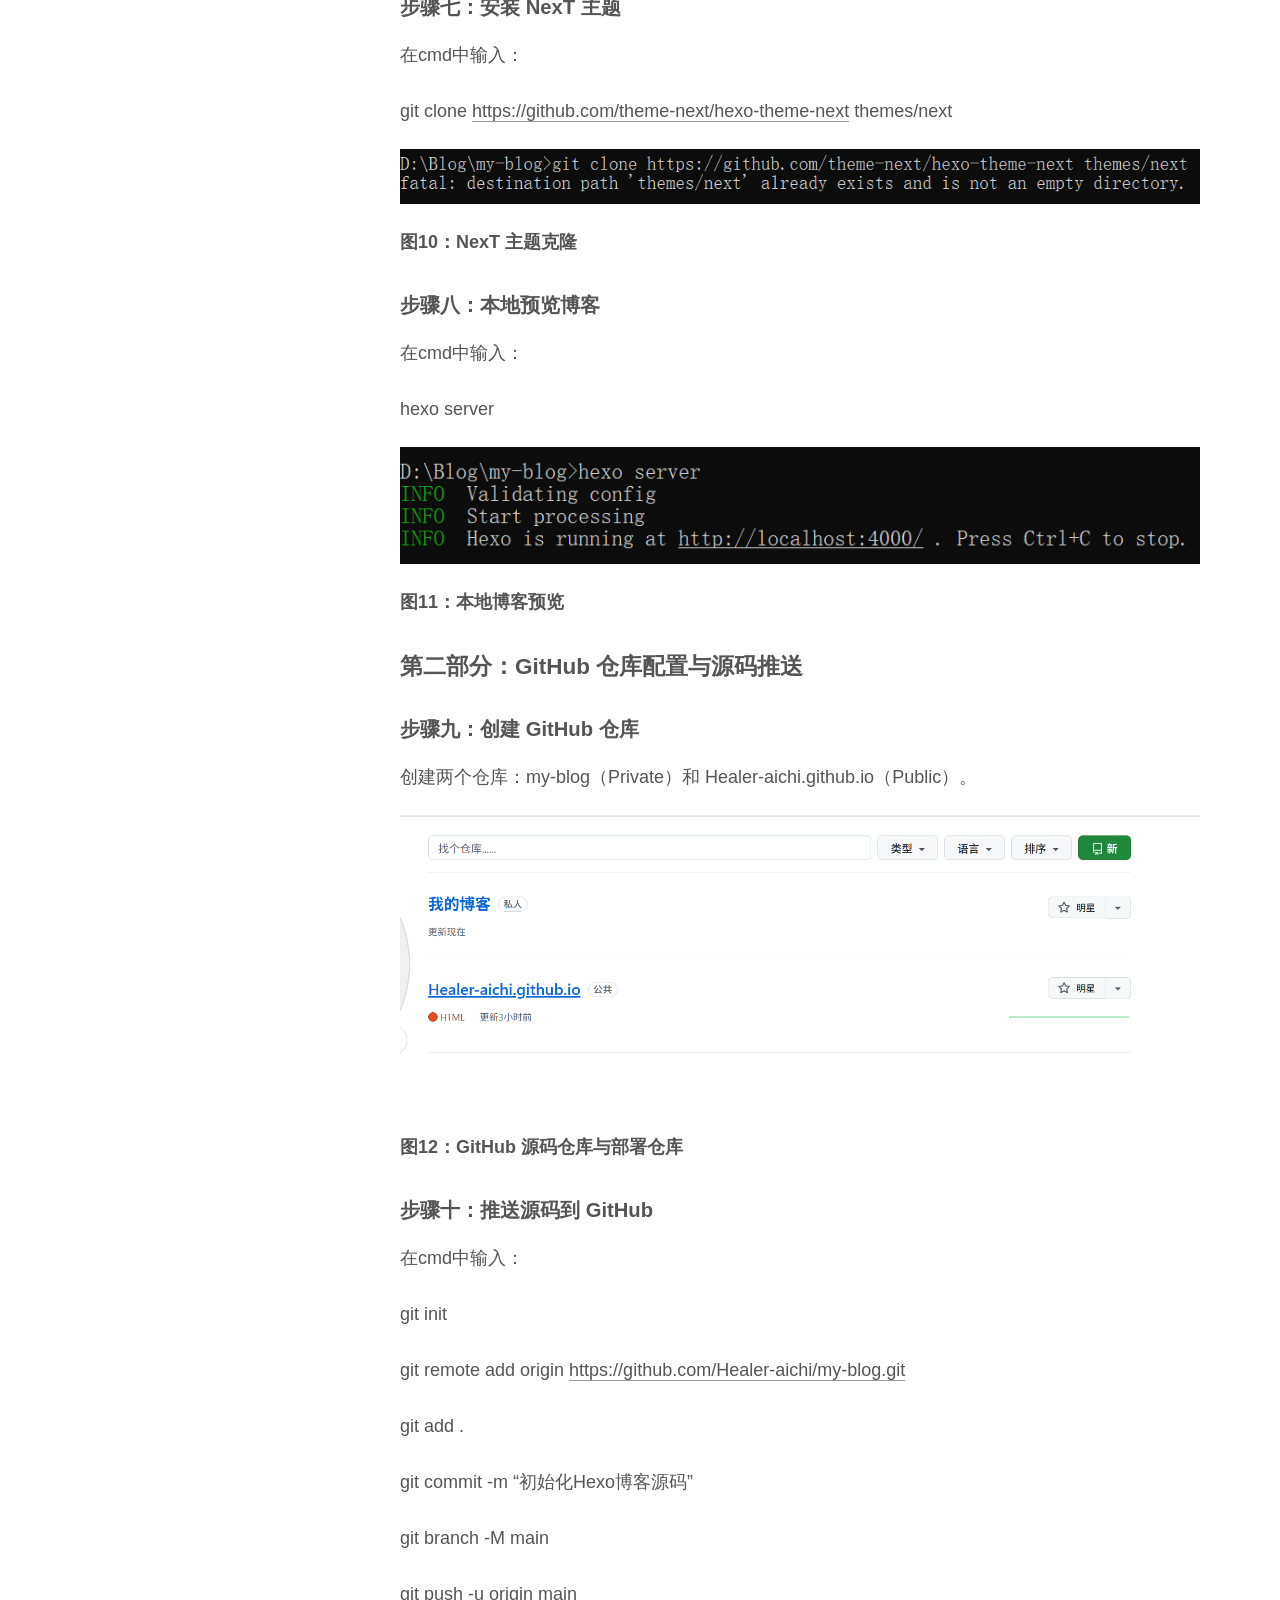
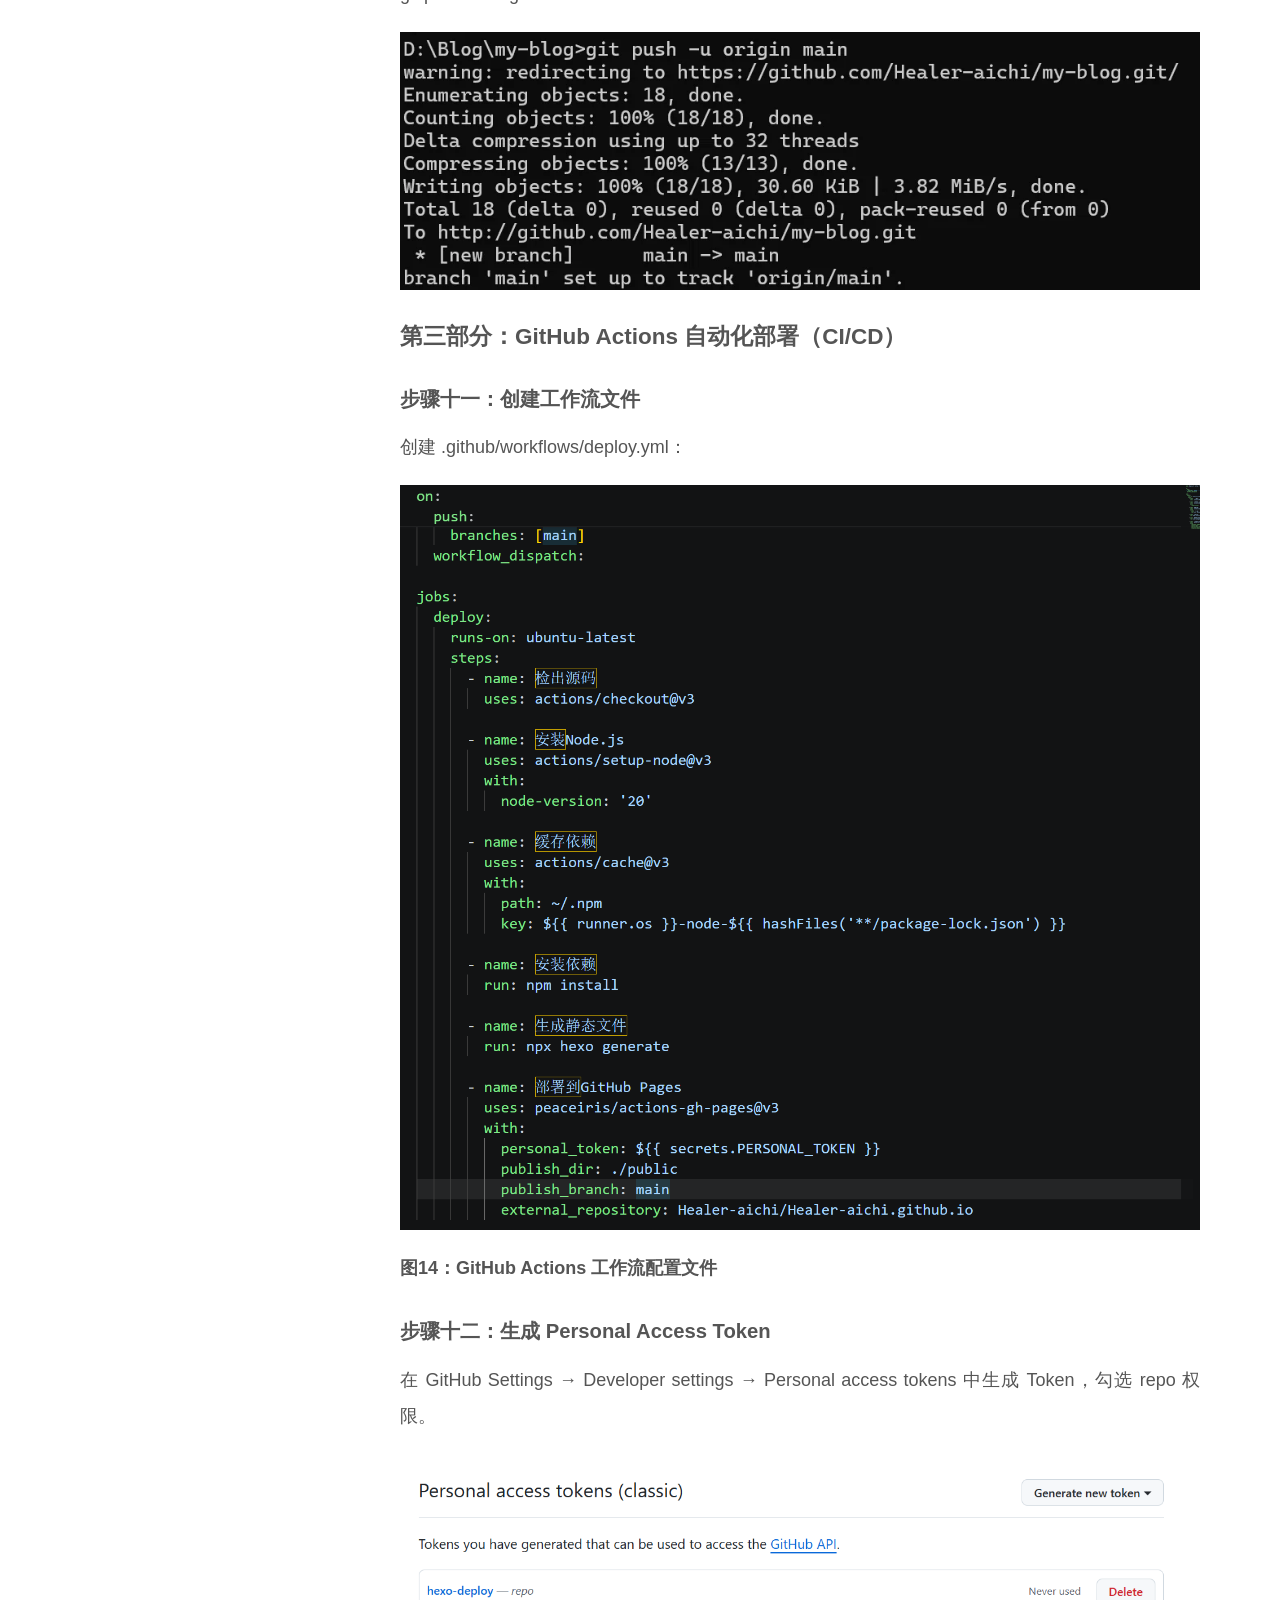
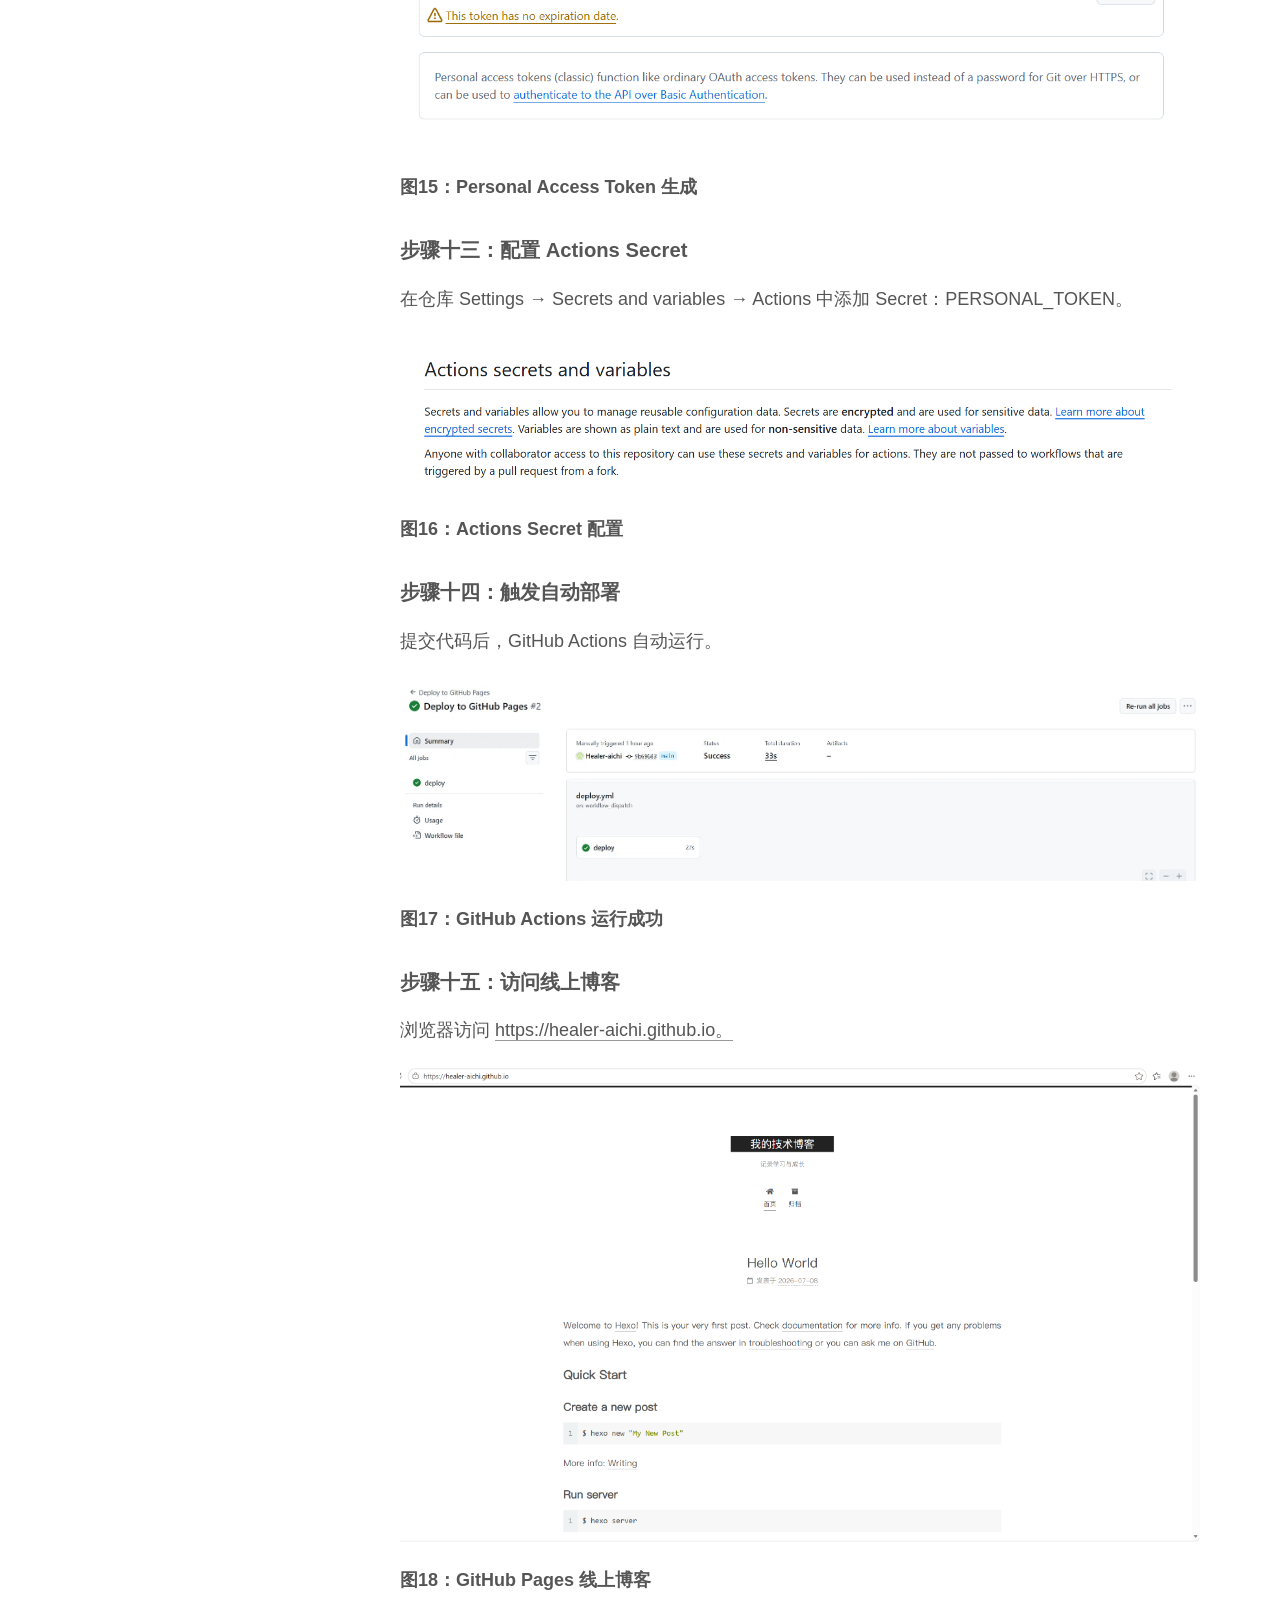
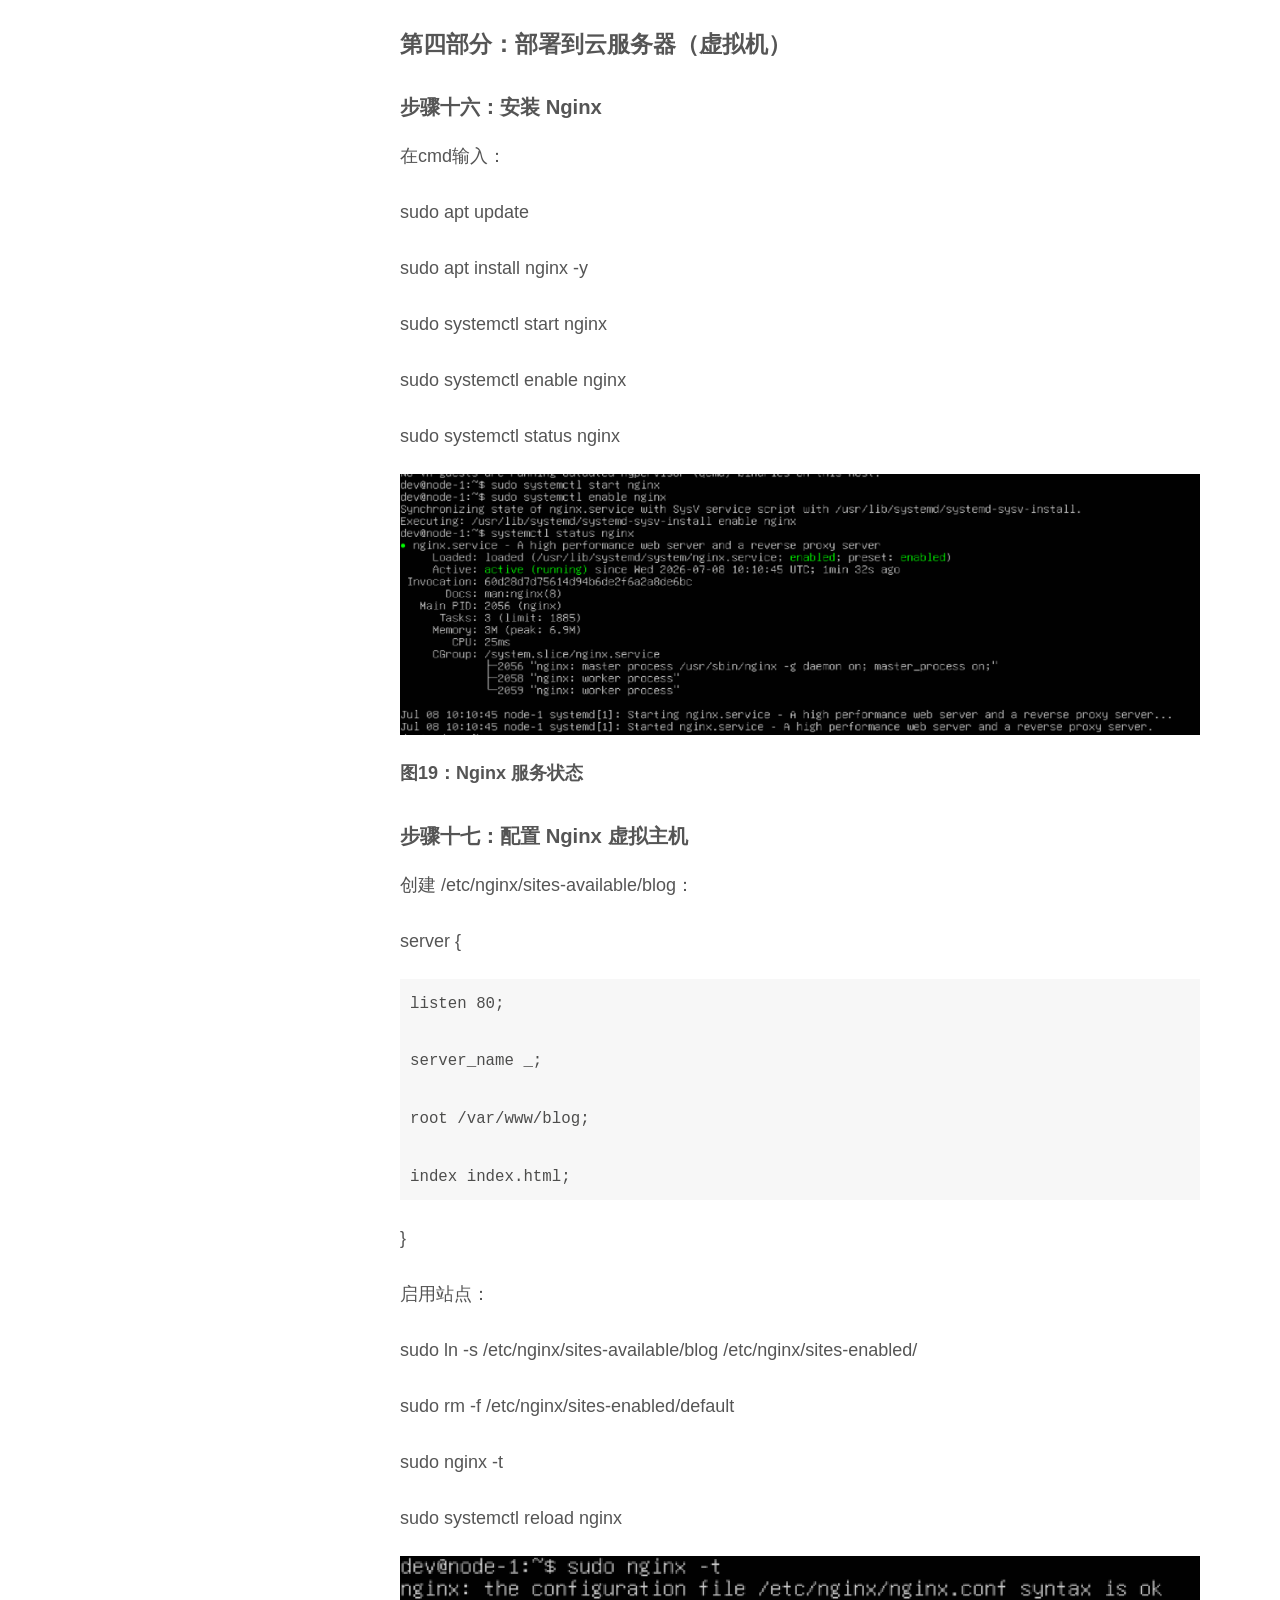
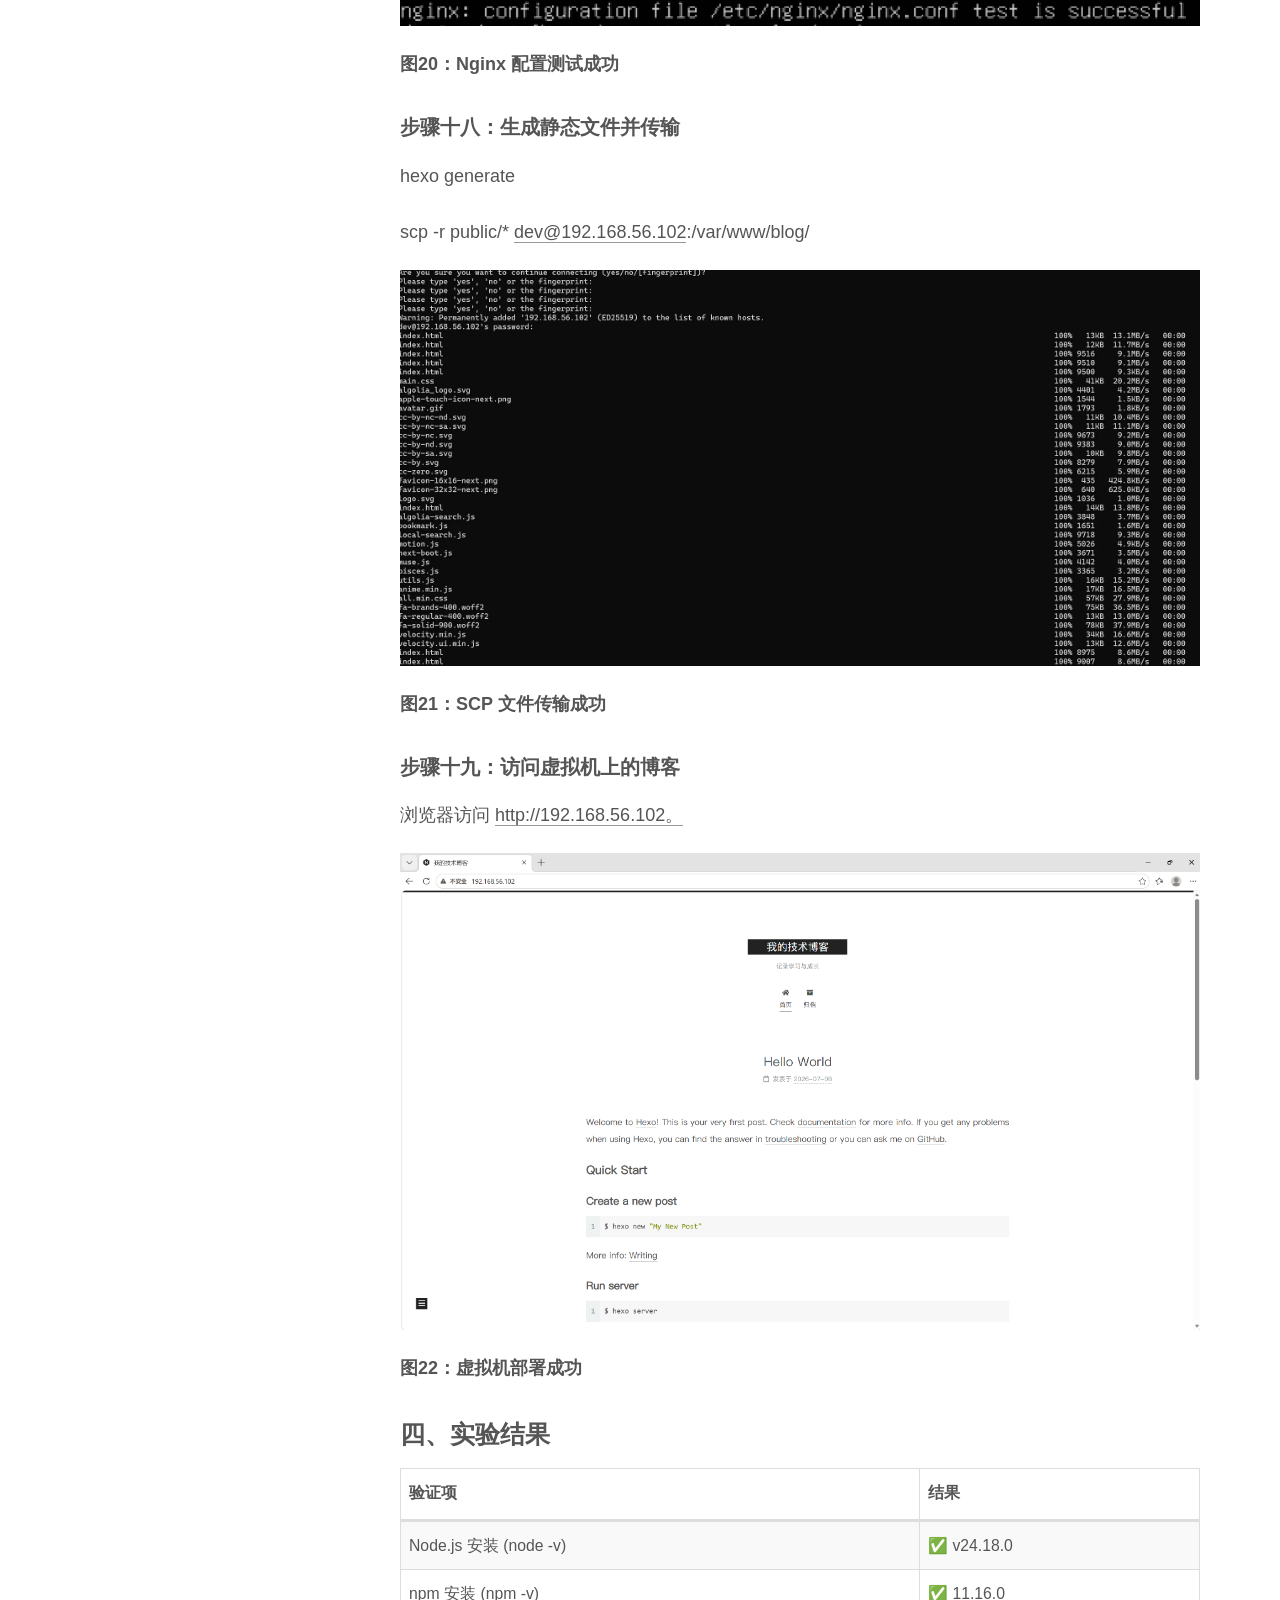
<file: 2026/07/09/lab8/index.html>
<!DOCTYPE html>
<html lang="en">
<head>
  <meta charset="UTF-8">
<meta name="viewport" content="width=device-width, initial-scale=1, maximum-scale=2">
<meta name="theme-color" content="#222">
<meta name="generator" content="Hexo 8.1.2">
  <link rel="apple-touch-icon" sizes="180x180" href="/images/apple-touch-icon-next.png">
  <link rel="icon" type="image/png" sizes="32x32" href="/images/favicon-32x32-next.png">
  <link rel="icon" type="image/png" sizes="16x16" href="/images/favicon-16x16-next.png">
  <link rel="mask-icon" href="/images/logo.svg" color="#222">

<link rel="stylesheet" href="/css/main.css">


<link rel="stylesheet" href="/lib/font-awesome/css/all.min.css">

<script id="hexo-configurations">
    var NexT = window.NexT || {};
    var CONFIG = {"hostname":"example.com","root":"/","scheme":"Muse","version":"7.8.0","exturl":false,"sidebar":{"position":"left","display":"post","padding":18,"offset":12,"onmobile":false},"copycode":{"enable":false,"show_result":false,"style":null},"back2top":{"enable":true,"sidebar":false,"scrollpercent":false},"bookmark":{"enable":false,"color":"#222","save":"auto"},"fancybox":false,"mediumzoom":false,"lazyload":false,"pangu":false,"comments":{"style":"tabs","active":null,"storage":true,"lazyload":false,"nav":null},"algolia":{"hits":{"per_page":10},"labels":{"input_placeholder":"Search for Posts","hits_empty":"We didn't find any results for the search: ${query}","hits_stats":"${hits} results found in ${time} ms"}},"localsearch":{"enable":false,"trigger":"auto","top_n_per_article":1,"unescape":false,"preload":false},"motion":{"enable":true,"async":false,"transition":{"post_block":"fadeIn","post_header":"slideDownIn","post_body":"slideDownIn","coll_header":"slideLeftIn","sidebar":"slideUpIn"}}};
  </script>

  <meta name="description" content="实验八：软件部署一、实验目的本次实验旨在综合运用前七个实验所学的各类工具，构建和模拟一个完整的网络环境，完整体验 Web 静态站点从开发到部署的全过程，并掌握自动化部署（CI&#x2F;CD）的基本概念与实践方法。通过 GitHub Actions 实现持续集成与持续部署，通过 Nginx 实现云服务器部署，最终将 Hexo 博客同时部署到 GitHub Pages 和虚拟机服务器上。 二、实验环">
<meta property="og:type" content="article">
<meta property="og:title" content="实验八">
<meta property="og:url" content="http://example.com/2026/07/09/lab8/index.html">
<meta property="og:site_name" content="Hexo">
<meta property="og:description" content="实验八：软件部署一、实验目的本次实验旨在综合运用前七个实验所学的各类工具，构建和模拟一个完整的网络环境，完整体验 Web 静态站点从开发到部署的全过程，并掌握自动化部署（CI&#x2F;CD）的基本概念与实践方法。通过 GitHub Actions 实现持续集成与持续部署，通过 Nginx 实现云服务器部署，最终将 Hexo 博客同时部署到 GitHub Pages 和虚拟机服务器上。 二、实验环">
<meta property="og:locale" content="en_US">
<meta property="og:image" content="http://example.com/2026/07/09/lab8/nodejs%E4%B8%8B%E8%BD%BD%E7%95%8C%E9%9D%A2.png">
<meta property="og:image" content="http://example.com/2026/07/09/lab8/node-vnmp-v.png">
<meta property="og:image" content="http://example.com/2026/07/09/lab8/nmpconfiggetregistry.png">
<meta property="og:image" content="http://example.com/2026/07/09/lab8/git.png">
<meta property="og:image" content="http://example.com/2026/07/09/lab8/gitversiongitconfig.png">
<meta property="og:image" content="http://example.com/2026/07/09/lab8/hexov.png">
<meta property="og:image" content="http://example.com/2026/07/09/lab8/hexoinit.png">
<meta property="og:image" content="http://example.com/2026/07/09/lab8/npminstall.png">
<meta property="og:image" content="http://example.com/2026/07/09/lab8/configyml.png">
<meta property="og:image" content="http://example.com/2026/07/09/lab8/gitclone.png">
<meta property="og:image" content="http://example.com/2026/07/09/lab8/bokewangzhi.png">
<meta property="og:image" content="http://example.com/2026/07/09/lab8/githubtwo.png">
<meta property="og:image" content="http://example.com/2026/07/09/lab8/gitpush.png">
<meta property="og:image" content="http://example.com/2026/07/09/lab8/deployyml.png">
<meta property="og:image" content="http://example.com/2026/07/09/lab8/Token.png">
<meta property="og:image" content="http://example.com/2026/07/09/lab8/actionsecret.png">
<meta property="og:image" content="http://example.com/2026/07/09/lab8/action.png">
<meta property="og:image" content="http://example.com/2026/07/09/lab8/xianshangboke.png">
<meta property="og:image" content="http://example.com/2026/07/09/lab8/nginxactive.png">
<meta property="og:image" content="http://example.com/2026/07/09/lab8/nginxt.png">
<meta property="og:image" content="http://example.com/2026/07/09/lab8/scp.png">
<meta property="og:image" content="http://example.com/2026/07/09/lab8/http19216856102.png">
<meta property="article:published_time" content="2026-07-08T16:00:00.000Z">
<meta property="article:modified_time" content="2026-07-09T06:24:55.776Z">
<meta property="article:author" content="John Doe">
<meta name="twitter:card" content="summary">
<meta name="twitter:image" content="http://example.com/2026/07/09/lab8/nodejs%E4%B8%8B%E8%BD%BD%E7%95%8C%E9%9D%A2.png">

<link rel="canonical" href="http://example.com/2026/07/09/lab8/">


<script id="page-configurations">
  // https://hexo.io/docs/variables.html
  CONFIG.page = {
    sidebar: "",
    isHome : false,
    isPost : true,
    lang   : 'en'
  };
</script>

  <title>实验八 | Hexo</title>
  






  <noscript>
  <style>
  .use-motion .brand,
  .use-motion .menu-item,
  .sidebar-inner,
  .use-motion .post-block,
  .use-motion .pagination,
  .use-motion .comments,
  .use-motion .post-header,
  .use-motion .post-body,
  .use-motion .collection-header { opacity: initial; }

  .use-motion .site-title,
  .use-motion .site-subtitle {
    opacity: initial;
    top: initial;
  }

  .use-motion .logo-line-before i { left: initial; }
  .use-motion .logo-line-after i { right: initial; }
  </style>
</noscript>

</head>

<body itemscope itemtype="http://schema.org/WebPage">
  <div class="container use-motion">
    <div class="headband"></div>

    <header class="header" itemscope itemtype="http://schema.org/WPHeader">
      <div class="header-inner"><div class="site-brand-container">
  <div class="site-nav-toggle">
    <div class="toggle" aria-label="Toggle navigation bar">
      <span class="toggle-line toggle-line-first"></span>
      <span class="toggle-line toggle-line-middle"></span>
      <span class="toggle-line toggle-line-last"></span>
    </div>
  </div>

  <div class="site-meta">

    <a href="/" class="brand" rel="start">
      <span class="logo-line-before"><i></i></span>
      <h1 class="site-title">Hexo</h1>
      <span class="logo-line-after"><i></i></span>
    </a>
  </div>

  <div class="site-nav-right">
    <div class="toggle popup-trigger">
    </div>
  </div>
</div>




<nav class="site-nav">
  <ul id="menu" class="main-menu menu">
        <li class="menu-item menu-item-home">

    <a href="/" rel="section"><i class="fa fa-home fa-fw"></i>Home</a>

  </li>
        <li class="menu-item menu-item-archives">

    <a href="/archives/" rel="section"><i class="fa fa-archive fa-fw"></i>Archives</a>

  </li>
  </ul>
</nav>




</div>
    </header>

    
  <div class="back-to-top">
    <i class="fa fa-arrow-up"></i>
    <span>0%</span>
  </div>


    <main class="main">
      <div class="main-inner">
        <div class="content-wrap">
          

          <div class="content post posts-expand">
            

    
  
  
  <article itemscope itemtype="http://schema.org/Article" class="post-block" lang="en">
    <link itemprop="mainEntityOfPage" href="http://example.com/2026/07/09/lab8/">

    <span hidden itemprop="author" itemscope itemtype="http://schema.org/Person">
      <meta itemprop="image" content="/images/avatar.gif">
      <meta itemprop="name" content="John Doe">
      <meta itemprop="description" content="">
    </span>

    <span hidden itemprop="publisher" itemscope itemtype="http://schema.org/Organization">
      <meta itemprop="name" content="Hexo">
    </span>
      <header class="post-header">
        <h1 class="post-title" itemprop="name headline">
          实验八
        </h1>

        <div class="post-meta">
            <span class="post-meta-item">
              <span class="post-meta-item-icon">
                <i class="far fa-calendar"></i>
              </span>
              <span class="post-meta-item-text">Posted on</span>
              

              <time title="Created: 2026-07-09 00:00:00 / Modified: 14:24:55" itemprop="dateCreated datePublished" datetime="2026-07-09T00:00:00+08:00">2026-07-09</time>
            </span>

          

        </div>
      </header>

    
    
    
    <div class="post-body" itemprop="articleBody">

      
        <h1 id="实验八：软件部署"><a href="#实验八：软件部署" class="headerlink" title="实验八：软件部署"></a>实验八：软件部署</h1><h2 id="一、实验目的"><a href="#一、实验目的" class="headerlink" title="一、实验目的"></a>一、实验目的</h2><p>本次实验旨在综合运用前七个实验所学的各类工具，构建和模拟一个完整的网络环境，完整体验 Web 静态站点从开发到部署的全过程，并掌握自动化部署（CI&#x2F;CD）的基本概念与实践方法。通过 GitHub Actions 实现持续集成与持续部署，通过 Nginx 实现云服务器部署，最终将 Hexo 博客同时部署到 GitHub Pages 和虚拟机服务器上。</p>
<h2 id="二、实验环境"><a href="#二、实验环境" class="headerlink" title="二、实验环境"></a>二、实验环境</h2><table>
<thead>
<tr>
<th>项目</th>
<th>配置</th>
</tr>
</thead>
<tbody><tr>
<td>宿主机操作系统</td>
<td>Windows 11</td>
</tr>
<tr>
<td>内存</td>
<td>16GB</td>
</tr>
<tr>
<td>硬盘</td>
<td>512GB SSD</td>
</tr>
<tr>
<td>Node.js</td>
<td>v24.18.0</td>
</tr>
<tr>
<td>npm</td>
<td>11.16.0</td>
</tr>
<tr>
<td>Git</td>
<td>2.55.0.windows.2</td>
</tr>
<tr>
<td>Hexo CLI</td>
<td>4.3.2</td>
</tr>
<tr>
<td>Ubuntu Server</td>
<td>26.04 LTS</td>
</tr>
<tr>
<td>Nginx</td>
<td>1.28.3</td>
</tr>
</tbody></table>
<table>
<thead>
<tr>
<th>虚拟机</th>
<th>主机名</th>
<th>IP 地址</th>
<th>角色</th>
</tr>
</thead>
<tbody><tr>
<td>node-1</td>
<td>node-1</td>
<td>192.168.56.102</td>
<td>Web 服务器（Nginx）</td>
</tr>
<tr>
<td>node-2</td>
<td>node-2</td>
<td>192.168.56.103</td>
<td>辅助节点</td>
</tr>
<tr>
<td>node-3</td>
<td>node-3</td>
<td>192.168.56.104</td>
<td>辅助节点</td>
</tr>
</tbody></table>
<table>
<thead>
<tr>
<th>服务</th>
<th>地址</th>
</tr>
</thead>
<tbody><tr>
<td>GitHub 源码仓库</td>
<td><a target="_blank" rel="noopener" href="https://github.com/Healer-aichi/my-blog">https://github.com/Healer-aichi/my-blog</a></td>
</tr>
<tr>
<td>GitHub Pages 部署仓库</td>
<td><a target="_blank" rel="noopener" href="https://github.com/Healer-aichi/Healer-aichi.github.io">https://github.com/Healer-aichi/Healer-aichi.github.io</a></td>
</tr>
<tr>
<td>线上博客</td>
<td><a target="_blank" rel="noopener" href="https://healer-aichi.github.io/">https://healer-aichi.github.io</a></td>
</tr>
</tbody></table>
<h2 id="三、实验过程"><a href="#三、实验过程" class="headerlink" title="三、实验过程"></a>三、实验过程</h2><h3 id="第一部分：环境准备与博客初始化"><a href="#第一部分：环境准备与博客初始化" class="headerlink" title="第一部分：环境准备与博客初始化"></a>第一部分：环境准备与博客初始化</h3><h4 id="步骤一：安装-Node-js-与-npm"><a href="#步骤一：安装-Node-js-与-npm" class="headerlink" title="步骤一：安装 Node.js 与 npm"></a>步骤一：安装 Node.js 与 npm</h4><p>访问 Node.js 官网下载 LTS 版本（v24.18.0），双击安装包进行安装，确保勾选 “Add to PATH”。</p>
<img src="/2026/07/09/lab8/nodejs%E4%B8%8B%E8%BD%BD%E7%95%8C%E9%9D%A2.png" class="">

<p><strong>图1：Node.js 安装向导</strong></p>
<p>安装完成后验证：</p>
<p>node -v<br>npm -v</p>
<img src="/2026/07/09/lab8/node-vnmp-v.png" class="">

<p><strong>图2：Node.js 和 npm 版本验证</strong></p>
<h4 id="步骤二：配置-npm-镜像源"><a href="#步骤二：配置-npm-镜像源" class="headerlink" title="步骤二：配置 npm 镜像源"></a>步骤二：配置 npm 镜像源</h4><p>在cmd中输入：</p>
<p>npm config set registry <a target="_blank" rel="noopener" href="https://registry.npmmirror.com/">https://registry.npmmirror.com</a></p>
<p>npm config get registry</p>
<img src="/2026/07/09/lab8/nmpconfiggetregistry.png" class="">

<p><strong>图三： npm 镜像源配置验证</strong></p>
<h4 id="步骤三：安装-Git-for-Windows"><a href="#步骤三：安装-Git-for-Windows" class="headerlink" title="步骤三：安装 Git for Windows"></a>步骤三：安装 Git for Windows</h4><p>访问 Git 官网下载安装包，安装时选择 VS Code 作为默认编辑器。</p>
<img src="/2026/07/09/lab8/git.png" class="">

<p><strong>图4：Git 安装向导</strong></p>
<p>验证并配置：</p>
<p>在cmd中输入：</p>
<p>git –version</p>
<p>git config –global user.name “Healer-aichi”</p>
<p>git config –global user.email “<a href="mailto:&#x31;&#50;&#x36;&#x34;&#48;&#49;&#51;&#52;&#50;&#49;&#64;&#x71;&#x71;&#x2e;&#x63;&#x6f;&#x6d;">1264013421@qq.com</a>“</p>
<img src="/2026/07/09/lab8/gitversiongitconfig.png" class="">

<p><strong>图5：Git 版本验证与用户配置</strong></p>
<h4 id="步骤四：安装-Hexo-CLI"><a href="#步骤四：安装-Hexo-CLI" class="headerlink" title="步骤四：安装 Hexo CLI"></a>步骤四：安装 Hexo CLI</h4><p>在cmd中输入：</p>
<p>npm install -g hexo-cli</p>
<p>hexo -v</p>
<img src="/2026/07/09/lab8/hexov.png" class="">

<p><strong>图6：Hexo CLI 版本验证</strong></p>
<h4 id="步骤五：初始化博客项目"><a href="#步骤五：初始化博客项目" class="headerlink" title="步骤五：初始化博客项目"></a>步骤五：初始化博客项目</h4><p>在cmd中输入：</p>
<p>D:</p>
<p>mkdir Blog</p>
<p>cd Blog</p>
<p>hexo init my-blog</p>
<p>cd my-blog</p>
<p>npm install</p>
<img src="/2026/07/09/lab8/hexoinit.png" class="">

<p><strong>图7：Hexo 项目初始化</strong></p>
<img src="/2026/07/09/lab8/npminstall.png" class="">

<p><strong>图8：项目依赖安装</strong></p>
<h4 id="步骤六：配置站点信息"><a href="#步骤六：配置站点信息" class="headerlink" title="步骤六：配置站点信息"></a>步骤六：配置站点信息</h4><p>修改 _config.yml：</p>
<p>title: 我的技术博客</p>
<p>subtitle: 记录学习与成长</p>
<p>description: 这是一个关于编程、技术学习的个人博客</p>
<p>author: Healer-aichi</p>
<p>language: zh-CN</p>
<p>timezone: Asia&#x2F;Shanghai</p>
<img src="/2026/07/09/lab8/configyml.png" class="">

<p><strong>图9：站点配置文件 _config.yml</strong></p>
<h4 id="步骤七：安装-NexT-主题"><a href="#步骤七：安装-NexT-主题" class="headerlink" title="步骤七：安装 NexT 主题"></a>步骤七：安装 NexT 主题</h4><p>在cmd中输入：</p>
<p>git clone <a target="_blank" rel="noopener" href="https://github.com/theme-next/hexo-theme-next">https://github.com/theme-next/hexo-theme-next</a> themes&#x2F;next</p>
<img src="/2026/07/09/lab8/gitclone.png" class="">

<p><strong>图10：NexT 主题克隆</strong></p>
<h4 id="步骤八：本地预览博客"><a href="#步骤八：本地预览博客" class="headerlink" title="步骤八：本地预览博客"></a>步骤八：本地预览博客</h4><p>在cmd中输入：</p>
<p>hexo server</p>
<img src="/2026/07/09/lab8/bokewangzhi.png" class="">

<p><strong>图11：本地博客预览</strong></p>
<h3 id="第二部分：GitHub-仓库配置与源码推送"><a href="#第二部分：GitHub-仓库配置与源码推送" class="headerlink" title="第二部分：GitHub 仓库配置与源码推送"></a>第二部分：GitHub 仓库配置与源码推送</h3><h4 id="步骤九：创建-GitHub-仓库"><a href="#步骤九：创建-GitHub-仓库" class="headerlink" title="步骤九：创建 GitHub 仓库"></a>步骤九：创建 GitHub 仓库</h4><p>创建两个仓库：my-blog（Private）和 Healer-aichi.github.io（Public）。</p>
<img src="/2026/07/09/lab8/githubtwo.png" class="">

<p><strong>图12：GitHub 源码仓库与部署仓库</strong></p>
<h4 id="步骤十：推送源码到-GitHub"><a href="#步骤十：推送源码到-GitHub" class="headerlink" title="步骤十：推送源码到 GitHub"></a>步骤十：推送源码到 GitHub</h4><p>在cmd中输入：</p>
<p>git init</p>
<p>git remote add origin <a target="_blank" rel="noopener" href="https://github.com/Healer-aichi/my-blog.git">https://github.com/Healer-aichi/my-blog.git</a></p>
<p>git add .</p>
<p>git commit -m “初始化Hexo博客源码”</p>
<p>git branch -M main</p>
<p>git push -u origin main</p>
<img src="/2026/07/09/lab8/gitpush.png" class="">

<h3 id="第三部分：GitHub-Actions-自动化部署（CI-CD）"><a href="#第三部分：GitHub-Actions-自动化部署（CI-CD）" class="headerlink" title="第三部分：GitHub Actions 自动化部署（CI&#x2F;CD）"></a>第三部分：GitHub Actions 自动化部署（CI&#x2F;CD）</h3><h4 id="步骤十一：创建工作流文件"><a href="#步骤十一：创建工作流文件" class="headerlink" title="步骤十一：创建工作流文件"></a>步骤十一：创建工作流文件</h4><p>创建 .github&#x2F;workflows&#x2F;deploy.yml：</p>
<img src="/2026/07/09/lab8/deployyml.png" class="">

<p><strong>图14：GitHub Actions 工作流配置文件</strong></p>
<h4 id="步骤十二：生成-Personal-Access-Token"><a href="#步骤十二：生成-Personal-Access-Token" class="headerlink" title="步骤十二：生成 Personal Access Token"></a>步骤十二：生成 Personal Access Token</h4><p>在 GitHub Settings → Developer settings → Personal access tokens 中生成 Token，勾选 repo 权限。</p>
<img src="/2026/07/09/lab8/Token.png" class="">

<p><strong>图15：Personal Access Token 生成</strong></p>
<h4 id="步骤十三：配置-Actions-Secret"><a href="#步骤十三：配置-Actions-Secret" class="headerlink" title="步骤十三：配置 Actions Secret"></a>步骤十三：配置 Actions Secret</h4><p>在仓库 Settings → Secrets and variables → Actions 中添加 Secret：PERSONAL_TOKEN。</p>
<img src="/2026/07/09/lab8/actionsecret.png" class="">

<p><strong>图16：Actions Secret 配置</strong></p>
<h4 id="步骤十四：触发自动部署"><a href="#步骤十四：触发自动部署" class="headerlink" title="步骤十四：触发自动部署"></a>步骤十四：触发自动部署</h4><p>提交代码后，GitHub Actions 自动运行。</p>
<img src="/2026/07/09/lab8/action.png" class="">

<p><strong>图17：GitHub Actions 运行成功</strong></p>
<h4 id="步骤十五：访问线上博客"><a href="#步骤十五：访问线上博客" class="headerlink" title="步骤十五：访问线上博客"></a>步骤十五：访问线上博客</h4><p>浏览器访问 <a target="_blank" rel="noopener" href="https://healer-aichi.github.io./">https://healer-aichi.github.io。</a></p>
<img src="/2026/07/09/lab8/xianshangboke.png" class="">

<p><strong>图18：GitHub Pages 线上博客</strong></p>
<h3 id="第四部分：部署到云服务器（虚拟机）"><a href="#第四部分：部署到云服务器（虚拟机）" class="headerlink" title="第四部分：部署到云服务器（虚拟机）"></a>第四部分：部署到云服务器（虚拟机）</h3><h4 id="步骤十六：安装-Nginx"><a href="#步骤十六：安装-Nginx" class="headerlink" title="步骤十六：安装 Nginx"></a>步骤十六：安装 Nginx</h4><p>在cmd输入：</p>
<p>sudo apt update</p>
<p>sudo apt install nginx -y</p>
<p>sudo systemctl start nginx</p>
<p>sudo systemctl enable nginx</p>
<p>sudo systemctl status nginx</p>
<img src="/2026/07/09/lab8/nginxactive.png" class="">

<p><strong>图19：Nginx 服务状态</strong></p>
<h4 id="步骤十七：配置-Nginx-虚拟主机"><a href="#步骤十七：配置-Nginx-虚拟主机" class="headerlink" title="步骤十七：配置 Nginx 虚拟主机"></a>步骤十七：配置 Nginx 虚拟主机</h4><p>创建 &#x2F;etc&#x2F;nginx&#x2F;sites-available&#x2F;blog：</p>
<p>server {</p>
<pre><code>listen 80;

server_name _;

root /var/www/blog;

index index.html;
</code></pre>
<p>}</p>
<p>启用站点：</p>
<p>sudo ln -s &#x2F;etc&#x2F;nginx&#x2F;sites-available&#x2F;blog &#x2F;etc&#x2F;nginx&#x2F;sites-enabled&#x2F;</p>
<p>sudo rm -f &#x2F;etc&#x2F;nginx&#x2F;sites-enabled&#x2F;default</p>
<p>sudo nginx -t</p>
<p>sudo systemctl reload nginx</p>
<img src="/2026/07/09/lab8/nginxt.png" class="">

<p><strong>图20：Nginx 配置测试成功</strong></p>
<h4 id="步骤十八：生成静态文件并传输"><a href="#步骤十八：生成静态文件并传输" class="headerlink" title="步骤十八：生成静态文件并传输"></a>步骤十八：生成静态文件并传输</h4><p>hexo generate</p>
<p>scp -r public&#x2F;* <a href="mailto:&#x64;&#101;&#118;&#64;&#49;&#57;&#50;&#x2e;&#49;&#54;&#x38;&#x2e;&#x35;&#x36;&#46;&#x31;&#48;&#50;">dev@192.168.56.102</a>:&#x2F;var&#x2F;www&#x2F;blog&#x2F;</p>
<img src="/2026/07/09/lab8/scp.png" class="">

<p><strong>图21：SCP 文件传输成功</strong></p>
<h4 id="步骤十九：访问虚拟机上的博客"><a href="#步骤十九：访问虚拟机上的博客" class="headerlink" title="步骤十九：访问虚拟机上的博客"></a>步骤十九：访问虚拟机上的博客</h4><p>浏览器访问 <a target="_blank" rel="noopener" href="http://192.168.56.102/">http://192.168.56.102。</a></p>
<img src="/2026/07/09/lab8/http19216856102.png" class="">

<p><strong>图22：虚拟机部署成功</strong></p>
<h2 id="四、实验结果"><a href="#四、实验结果" class="headerlink" title="四、实验结果"></a>四、实验结果</h2><table>
<thead>
<tr>
<th>验证项</th>
<th>结果</th>
</tr>
</thead>
<tbody><tr>
<td>Node.js 安装 (node -v)</td>
<td>✅ v24.18.0</td>
</tr>
<tr>
<td>npm 安装 (npm -v)</td>
<td>✅ 11.16.0</td>
</tr>
<tr>
<td>Git 安装 (git –version)</td>
<td>✅ 2.55.0</td>
</tr>
<tr>
<td>Hexo CLI (hexo -v)</td>
<td>✅ 4.3.2</td>
</tr>
<tr>
<td>本地博客预览 <a target="_blank" rel="noopener" href="http://localhost:4000/">http://localhost:4000</a></td>
<td>✅ 成功</td>
</tr>
<tr>
<td>GitHub 源码推送</td>
<td>✅ 成功</td>
</tr>
<tr>
<td>GitHub Actions</td>
<td>✅ 绿色 ✅</td>
</tr>
<tr>
<td>线上博客 <a target="_blank" rel="noopener" href="https://healer-aichi.github.io/">https://healer-aichi.github.io</a></td>
<td>✅ 成功</td>
</tr>
<tr>
<td>Nginx 服务</td>
<td>✅ active (running)</td>
</tr>
<tr>
<td>Nginx 配置测试</td>
<td>✅ syntax is ok</td>
</tr>
<tr>
<td>SCP 传输</td>
<td>✅ 成功</td>
</tr>
<tr>
<td>虚拟机博客 <a target="_blank" rel="noopener" href="http://192.168.56.102/">http://192.168.56.102</a></td>
<td>✅ 成功</td>
</tr>
</tbody></table>
<h2 id="五、知识总结"><a href="#五、知识总结" class="headerlink" title="五、知识总结"></a>五、知识总结</h2><table>
<thead>
<tr>
<th>概念</th>
<th>含义</th>
<th>本实验中的体现</th>
</tr>
</thead>
<tbody><tr>
<td>持续集成（CI）</td>
<td>代码变更后自动构建和测试</td>
<td>推送后自动执行 npm install + hexo generate</td>
</tr>
<tr>
<td>持续部署（CD）</td>
<td>构建后自动部署到生产环境</td>
<td>静态文件自动推送到 GitHub Pages</td>
</tr>
</tbody></table>
<table>
<thead>
<tr>
<th>命令</th>
<th>作用</th>
</tr>
</thead>
<tbody><tr>
<td><code>hexo generate</code></td>
<td>生成静态文件</td>
</tr>
<tr>
<td><code>hexo server</code></td>
<td>本地预览</td>
</tr>
<tr>
<td><code>sudo systemctl start nginx</code></td>
<td>启动 Nginx</td>
</tr>
<tr>
<td><code>sudo nginx -t</code></td>
<td>测试 Nginx 配置</td>
</tr>
<tr>
<td><code>scp -r public/* dev@IP:/path/</code></td>
<td>传输文件到服务器</td>
</tr>
</tbody></table>
<h2 id="六、出现问题"><a href="#六、出现问题" class="headerlink" title="六、出现问题"></a>六、出现问题</h2><table>
<thead>
<tr>
<th>问题</th>
<th>原因</th>
<th>解决方法</th>
</tr>
</thead>
<tbody><tr>
<td><code>fatal: unable to access</code></td>
<td>网络连接问题</td>
<td><code>git config --global --unset http.proxy</code></td>
</tr>
<tr>
<td><code>repository not found</code></td>
<td>仓库名称错误</td>
<td>确保仓库名与 GitHub 用户名一致</td>
</tr>
<tr>
<td>Actions 报错 Token 无效</td>
<td>token 引用语法错误</td>
<td>改用 <code>personal_token: $&#123;&#123; secrets.PERSONAL_TOKEN &#125;&#125;</code></td>
</tr>
<tr>
<td>浏览器显示 Nginx 默认页</td>
<td>默认站点未删除</td>
<td><code>sudo rm /etc/nginx/sites-enabled/default</code></td>
</tr>
</tbody></table>
<h2 id="七、心得体会"><a href="#七、心得体会" class="headerlink" title="七、心得体会"></a>七、心得体会</h2><p>通过本次实验，我完整体验了从代码编写到部署上线的全流程。GitHub Actions 让我真正理解了 CI&#x2F;CD 的理念——“提交即部署”不再是口号，而是实实在在的开发实践。</p>
<p>本次实验使用的所有工具——Node.js、Hexo、Git、VS Code、Ubuntu、Nginx——都是开源软件，这让我深刻体会到了开源生态的力量。GitHub Pages 为开源项目提供免费托管服务，这种开放共享的精神正是开源文化的核心。</p>
<p>作为未来的软件工程师，我应当积极参与开源社区，学习优秀的开源项目，为国产软件生态建设贡献力量。</p>

    </div>

    
    
    

      <footer class="post-footer">

        


        
    <div class="post-nav">
      <div class="post-nav-item">
    <a href="/2026/07/09/lab2/" rel="prev" title="实验二">
      <i class="fa fa-chevron-left"></i> 实验二
    </a></div>
      <div class="post-nav-item">
    <a href="/2026/07/09/lab5/" rel="next" title="实验五">
      实验五 <i class="fa fa-chevron-right"></i>
    </a></div>
    </div>
      </footer>
    
  </article>
  
  
  



          </div>
          

<script>
  window.addEventListener('tabs:register', () => {
    let { activeClass } = CONFIG.comments;
    if (CONFIG.comments.storage) {
      activeClass = localStorage.getItem('comments_active') || activeClass;
    }
    if (activeClass) {
      let activeTab = document.querySelector(`a[href="#comment-${activeClass}"]`);
      if (activeTab) {
        activeTab.click();
      }
    }
  });
  if (CONFIG.comments.storage) {
    window.addEventListener('tabs:click', event => {
      if (!event.target.matches('.tabs-comment .tab-content .tab-pane')) return;
      let commentClass = event.target.classList[1];
      localStorage.setItem('comments_active', commentClass);
    });
  }
</script>

        </div>
          
  
  <div class="toggle sidebar-toggle">
    <span class="toggle-line toggle-line-first"></span>
    <span class="toggle-line toggle-line-middle"></span>
    <span class="toggle-line toggle-line-last"></span>
  </div>

  <aside class="sidebar">
    <div class="sidebar-inner">

      <ul class="sidebar-nav motion-element">
        <li class="sidebar-nav-toc">
          Table of Contents
        </li>
        <li class="sidebar-nav-overview">
          Overview
        </li>
      </ul>

      <!--noindex-->
      <div class="post-toc-wrap sidebar-panel">
          <div class="post-toc motion-element"><ol class="nav"><li class="nav-item nav-level-1"><a class="nav-link" href="#%E5%AE%9E%E9%AA%8C%E5%85%AB%EF%BC%9A%E8%BD%AF%E4%BB%B6%E9%83%A8%E7%BD%B2"><span class="nav-number">1.</span> <span class="nav-text">实验八：软件部署</span></a><ol class="nav-child"><li class="nav-item nav-level-2"><a class="nav-link" href="#%E4%B8%80%E3%80%81%E5%AE%9E%E9%AA%8C%E7%9B%AE%E7%9A%84"><span class="nav-number">1.1.</span> <span class="nav-text">一、实验目的</span></a></li><li class="nav-item nav-level-2"><a class="nav-link" href="#%E4%BA%8C%E3%80%81%E5%AE%9E%E9%AA%8C%E7%8E%AF%E5%A2%83"><span class="nav-number">1.2.</span> <span class="nav-text">二、实验环境</span></a></li><li class="nav-item nav-level-2"><a class="nav-link" href="#%E4%B8%89%E3%80%81%E5%AE%9E%E9%AA%8C%E8%BF%87%E7%A8%8B"><span class="nav-number">1.3.</span> <span class="nav-text">三、实验过程</span></a><ol class="nav-child"><li class="nav-item nav-level-3"><a class="nav-link" href="#%E7%AC%AC%E4%B8%80%E9%83%A8%E5%88%86%EF%BC%9A%E7%8E%AF%E5%A2%83%E5%87%86%E5%A4%87%E4%B8%8E%E5%8D%9A%E5%AE%A2%E5%88%9D%E5%A7%8B%E5%8C%96"><span class="nav-number">1.3.1.</span> <span class="nav-text">第一部分：环境准备与博客初始化</span></a><ol class="nav-child"><li class="nav-item nav-level-4"><a class="nav-link" href="#%E6%AD%A5%E9%AA%A4%E4%B8%80%EF%BC%9A%E5%AE%89%E8%A3%85-Node-js-%E4%B8%8E-npm"><span class="nav-number">1.3.1.1.</span> <span class="nav-text">步骤一：安装 Node.js 与 npm</span></a></li><li class="nav-item nav-level-4"><a class="nav-link" href="#%E6%AD%A5%E9%AA%A4%E4%BA%8C%EF%BC%9A%E9%85%8D%E7%BD%AE-npm-%E9%95%9C%E5%83%8F%E6%BA%90"><span class="nav-number">1.3.1.2.</span> <span class="nav-text">步骤二：配置 npm 镜像源</span></a></li><li class="nav-item nav-level-4"><a class="nav-link" href="#%E6%AD%A5%E9%AA%A4%E4%B8%89%EF%BC%9A%E5%AE%89%E8%A3%85-Git-for-Windows"><span class="nav-number">1.3.1.3.</span> <span class="nav-text">步骤三：安装 Git for Windows</span></a></li><li class="nav-item nav-level-4"><a class="nav-link" href="#%E6%AD%A5%E9%AA%A4%E5%9B%9B%EF%BC%9A%E5%AE%89%E8%A3%85-Hexo-CLI"><span class="nav-number">1.3.1.4.</span> <span class="nav-text">步骤四：安装 Hexo CLI</span></a></li><li class="nav-item nav-level-4"><a class="nav-link" href="#%E6%AD%A5%E9%AA%A4%E4%BA%94%EF%BC%9A%E5%88%9D%E5%A7%8B%E5%8C%96%E5%8D%9A%E5%AE%A2%E9%A1%B9%E7%9B%AE"><span class="nav-number">1.3.1.5.</span> <span class="nav-text">步骤五：初始化博客项目</span></a></li><li class="nav-item nav-level-4"><a class="nav-link" href="#%E6%AD%A5%E9%AA%A4%E5%85%AD%EF%BC%9A%E9%85%8D%E7%BD%AE%E7%AB%99%E7%82%B9%E4%BF%A1%E6%81%AF"><span class="nav-number">1.3.1.6.</span> <span class="nav-text">步骤六：配置站点信息</span></a></li><li class="nav-item nav-level-4"><a class="nav-link" href="#%E6%AD%A5%E9%AA%A4%E4%B8%83%EF%BC%9A%E5%AE%89%E8%A3%85-NexT-%E4%B8%BB%E9%A2%98"><span class="nav-number">1.3.1.7.</span> <span class="nav-text">步骤七：安装 NexT 主题</span></a></li><li class="nav-item nav-level-4"><a class="nav-link" href="#%E6%AD%A5%E9%AA%A4%E5%85%AB%EF%BC%9A%E6%9C%AC%E5%9C%B0%E9%A2%84%E8%A7%88%E5%8D%9A%E5%AE%A2"><span class="nav-number">1.3.1.8.</span> <span class="nav-text">步骤八：本地预览博客</span></a></li></ol></li><li class="nav-item nav-level-3"><a class="nav-link" href="#%E7%AC%AC%E4%BA%8C%E9%83%A8%E5%88%86%EF%BC%9AGitHub-%E4%BB%93%E5%BA%93%E9%85%8D%E7%BD%AE%E4%B8%8E%E6%BA%90%E7%A0%81%E6%8E%A8%E9%80%81"><span class="nav-number">1.3.2.</span> <span class="nav-text">第二部分：GitHub 仓库配置与源码推送</span></a><ol class="nav-child"><li class="nav-item nav-level-4"><a class="nav-link" href="#%E6%AD%A5%E9%AA%A4%E4%B9%9D%EF%BC%9A%E5%88%9B%E5%BB%BA-GitHub-%E4%BB%93%E5%BA%93"><span class="nav-number">1.3.2.1.</span> <span class="nav-text">步骤九：创建 GitHub 仓库</span></a></li><li class="nav-item nav-level-4"><a class="nav-link" href="#%E6%AD%A5%E9%AA%A4%E5%8D%81%EF%BC%9A%E6%8E%A8%E9%80%81%E6%BA%90%E7%A0%81%E5%88%B0-GitHub"><span class="nav-number">1.3.2.2.</span> <span class="nav-text">步骤十：推送源码到 GitHub</span></a></li></ol></li><li class="nav-item nav-level-3"><a class="nav-link" href="#%E7%AC%AC%E4%B8%89%E9%83%A8%E5%88%86%EF%BC%9AGitHub-Actions-%E8%87%AA%E5%8A%A8%E5%8C%96%E9%83%A8%E7%BD%B2%EF%BC%88CI-CD%EF%BC%89"><span class="nav-number">1.3.3.</span> <span class="nav-text">第三部分：GitHub Actions 自动化部署（CI&#x2F;CD）</span></a><ol class="nav-child"><li class="nav-item nav-level-4"><a class="nav-link" href="#%E6%AD%A5%E9%AA%A4%E5%8D%81%E4%B8%80%EF%BC%9A%E5%88%9B%E5%BB%BA%E5%B7%A5%E4%BD%9C%E6%B5%81%E6%96%87%E4%BB%B6"><span class="nav-number">1.3.3.1.</span> <span class="nav-text">步骤十一：创建工作流文件</span></a></li><li class="nav-item nav-level-4"><a class="nav-link" href="#%E6%AD%A5%E9%AA%A4%E5%8D%81%E4%BA%8C%EF%BC%9A%E7%94%9F%E6%88%90-Personal-Access-Token"><span class="nav-number">1.3.3.2.</span> <span class="nav-text">步骤十二：生成 Personal Access Token</span></a></li><li class="nav-item nav-level-4"><a class="nav-link" href="#%E6%AD%A5%E9%AA%A4%E5%8D%81%E4%B8%89%EF%BC%9A%E9%85%8D%E7%BD%AE-Actions-Secret"><span class="nav-number">1.3.3.3.</span> <span class="nav-text">步骤十三：配置 Actions Secret</span></a></li><li class="nav-item nav-level-4"><a class="nav-link" href="#%E6%AD%A5%E9%AA%A4%E5%8D%81%E5%9B%9B%EF%BC%9A%E8%A7%A6%E5%8F%91%E8%87%AA%E5%8A%A8%E9%83%A8%E7%BD%B2"><span class="nav-number">1.3.3.4.</span> <span class="nav-text">步骤十四：触发自动部署</span></a></li><li class="nav-item nav-level-4"><a class="nav-link" href="#%E6%AD%A5%E9%AA%A4%E5%8D%81%E4%BA%94%EF%BC%9A%E8%AE%BF%E9%97%AE%E7%BA%BF%E4%B8%8A%E5%8D%9A%E5%AE%A2"><span class="nav-number">1.3.3.5.</span> <span class="nav-text">步骤十五：访问线上博客</span></a></li></ol></li><li class="nav-item nav-level-3"><a class="nav-link" href="#%E7%AC%AC%E5%9B%9B%E9%83%A8%E5%88%86%EF%BC%9A%E9%83%A8%E7%BD%B2%E5%88%B0%E4%BA%91%E6%9C%8D%E5%8A%A1%E5%99%A8%EF%BC%88%E8%99%9A%E6%8B%9F%E6%9C%BA%EF%BC%89"><span class="nav-number">1.3.4.</span> <span class="nav-text">第四部分：部署到云服务器（虚拟机）</span></a><ol class="nav-child"><li class="nav-item nav-level-4"><a class="nav-link" href="#%E6%AD%A5%E9%AA%A4%E5%8D%81%E5%85%AD%EF%BC%9A%E5%AE%89%E8%A3%85-Nginx"><span class="nav-number">1.3.4.1.</span> <span class="nav-text">步骤十六：安装 Nginx</span></a></li><li class="nav-item nav-level-4"><a class="nav-link" href="#%E6%AD%A5%E9%AA%A4%E5%8D%81%E4%B8%83%EF%BC%9A%E9%85%8D%E7%BD%AE-Nginx-%E8%99%9A%E6%8B%9F%E4%B8%BB%E6%9C%BA"><span class="nav-number">1.3.4.2.</span> <span class="nav-text">步骤十七：配置 Nginx 虚拟主机</span></a></li><li class="nav-item nav-level-4"><a class="nav-link" href="#%E6%AD%A5%E9%AA%A4%E5%8D%81%E5%85%AB%EF%BC%9A%E7%94%9F%E6%88%90%E9%9D%99%E6%80%81%E6%96%87%E4%BB%B6%E5%B9%B6%E4%BC%A0%E8%BE%93"><span class="nav-number">1.3.4.3.</span> <span class="nav-text">步骤十八：生成静态文件并传输</span></a></li><li class="nav-item nav-level-4"><a class="nav-link" href="#%E6%AD%A5%E9%AA%A4%E5%8D%81%E4%B9%9D%EF%BC%9A%E8%AE%BF%E9%97%AE%E8%99%9A%E6%8B%9F%E6%9C%BA%E4%B8%8A%E7%9A%84%E5%8D%9A%E5%AE%A2"><span class="nav-number">1.3.4.4.</span> <span class="nav-text">步骤十九：访问虚拟机上的博客</span></a></li></ol></li></ol></li><li class="nav-item nav-level-2"><a class="nav-link" href="#%E5%9B%9B%E3%80%81%E5%AE%9E%E9%AA%8C%E7%BB%93%E6%9E%9C"><span class="nav-number">1.4.</span> <span class="nav-text">四、实验结果</span></a></li><li class="nav-item nav-level-2"><a class="nav-link" href="#%E4%BA%94%E3%80%81%E7%9F%A5%E8%AF%86%E6%80%BB%E7%BB%93"><span class="nav-number">1.5.</span> <span class="nav-text">五、知识总结</span></a></li><li class="nav-item nav-level-2"><a class="nav-link" href="#%E5%85%AD%E3%80%81%E5%87%BA%E7%8E%B0%E9%97%AE%E9%A2%98"><span class="nav-number">1.6.</span> <span class="nav-text">六、出现问题</span></a></li><li class="nav-item nav-level-2"><a class="nav-link" href="#%E4%B8%83%E3%80%81%E5%BF%83%E5%BE%97%E4%BD%93%E4%BC%9A"><span class="nav-number">1.7.</span> <span class="nav-text">七、心得体会</span></a></li></ol></li></ol></div>
      </div>
      <!--/noindex-->

      <div class="site-overview-wrap sidebar-panel">
        <div class="site-author motion-element" itemprop="author" itemscope itemtype="http://schema.org/Person">
  <p class="site-author-name" itemprop="name">John Doe</p>
  <div class="site-description" itemprop="description"></div>
</div>
<div class="site-state-wrap motion-element">
  <nav class="site-state">
      <div class="site-state-item site-state-posts">
          <a href="/archives/">
        
          <span class="site-state-item-count">7</span>
          <span class="site-state-item-name">posts</span>
        </a>
      </div>
  </nav>
</div>



      </div>

    </div>
  </aside>
  <div id="sidebar-dimmer"></div>


      </div>
    </main>

    <footer class="footer">
      <div class="footer-inner">
        

        

<div class="copyright">
  
  &copy; 
  <span itemprop="copyrightYear">2026</span>
  <span class="with-love">
    <i class="fa fa-heart"></i>
  </span>
  <span class="author" itemprop="copyrightHolder">John Doe</span>
</div>
  <div class="powered-by">Powered by <a href="https://hexo.io/" class="theme-link" rel="noopener" target="_blank">Hexo</a> & <a href="https://muse.theme-next.org/" class="theme-link" rel="noopener" target="_blank">NexT.Muse</a>
  </div>

        








      </div>
    </footer>
  </div>

  
  <script src="/lib/anime.min.js"></script>
  <script src="/lib/velocity/velocity.min.js"></script>
  <script src="/lib/velocity/velocity.ui.min.js"></script>

<script src="/js/utils.js"></script>

<script src="/js/motion.js"></script>


<script src="/js/schemes/muse.js"></script>


<script src="/js/next-boot.js"></script>




  















  

  

</body>
</html>
</file>
<file: css/main.css>
:root {
  --body-bg-color: #fff;
  --content-bg-color: #fff;
  --card-bg-color: #f5f5f5;
  --text-color: #555;
  --blockquote-color: #666;
  --link-color: #555;
  --link-hover-color: #222;
  --brand-color: #fff;
  --brand-hover-color: #fff;
  --table-row-odd-bg-color: #f9f9f9;
  --table-row-hover-bg-color: #f5f5f5;
  --menu-item-bg-color: #f5f5f5;
  --btn-default-bg: #222;
  --btn-default-color: #fff;
  --btn-default-border-color: #222;
  --btn-default-hover-bg: #fff;
  --btn-default-hover-color: #222;
  --btn-default-hover-border-color: #222;
}
html {
  line-height: 1.15; /* 1 */
  -webkit-text-size-adjust: 100%; /* 2 */
}
body {
  margin: 0;
}
main {
  display: block;
}
h1 {
  font-size: 2em;
  margin: 0.67em 0;
}
hr {
  box-sizing: content-box; /* 1 */
  height: 0; /* 1 */
  overflow: visible; /* 2 */
}
pre {
  font-family: monospace, monospace; /* 1 */
  font-size: 1em; /* 2 */
}
a {
  background: transparent;
}
abbr[title] {
  border-bottom: none; /* 1 */
  text-decoration: underline; /* 2 */
  text-decoration: underline dotted; /* 2 */
}
b,
strong {
  font-weight: bolder;
}
code,
kbd,
samp {
  font-family: monospace, monospace; /* 1 */
  font-size: 1em; /* 2 */
}
small {
  font-size: 80%;
}
sub,
sup {
  font-size: 75%;
  line-height: 0;
  position: relative;
  vertical-align: baseline;
}
sub {
  bottom: -0.25em;
}
sup {
  top: -0.5em;
}
img {
  border-style: none;
}
button,
input,
optgroup,
select,
textarea {
  font-family: inherit; /* 1 */
  font-size: 100%; /* 1 */
  line-height: 1.15; /* 1 */
  margin: 0; /* 2 */
}
button,
input {
/* 1 */
  overflow: visible;
}
button,
select {
/* 1 */
  text-transform: none;
}
button,
[type='button'],
[type='reset'],
[type='submit'] {
  -webkit-appearance: button;
}
button::-moz-focus-inner,
[type='button']::-moz-focus-inner,
[type='reset']::-moz-focus-inner,
[type='submit']::-moz-focus-inner {
  border-style: none;
  padding: 0;
}
button:-moz-focusring,
[type='button']:-moz-focusring,
[type='reset']:-moz-focusring,
[type='submit']:-moz-focusring {
  outline: 1px dotted ButtonText;
}
fieldset {
  padding: 0.35em 0.75em 0.625em;
}
legend {
  box-sizing: border-box; /* 1 */
  color: inherit; /* 2 */
  display: table; /* 1 */
  max-width: 100%; /* 1 */
  padding: 0; /* 3 */
  white-space: normal; /* 1 */
}
progress {
  vertical-align: baseline;
}
textarea {
  overflow: auto;
}
[type='checkbox'],
[type='radio'] {
  box-sizing: border-box; /* 1 */
  padding: 0; /* 2 */
}
[type='number']::-webkit-inner-spin-button,
[type='number']::-webkit-outer-spin-button {
  height: auto;
}
[type='search'] {
  outline-offset: -2px; /* 2 */
  -webkit-appearance: textfield; /* 1 */
}
[type='search']::-webkit-search-decoration {
  -webkit-appearance: none;
}
::-webkit-file-upload-button {
  font: inherit; /* 2 */
  -webkit-appearance: button; /* 1 */
}
details {
  display: block;
}
summary {
  display: list-item;
}
template {
  display: none;
}
[hidden] {
  display: none;
}
::selection {
  background: #262a30;
  color: #eee;
}
html,
body {
  height: 100%;
}
body {
  background: var(--body-bg-color);
  color: var(--text-color);
  font-family: 'Lato', "PingFang SC", "Microsoft YaHei", sans-serif;
  font-size: 1em;
  line-height: 2;
}
@media (max-width: 991px) {
  body {
    padding-left: 0 !important;
    padding-right: 0 !important;
  }
}
h1,
h2,
h3,
h4,
h5,
h6 {
  font-family: 'Lato', "PingFang SC", "Microsoft YaHei", sans-serif;
  font-weight: bold;
  line-height: 1.5;
  margin: 20px 0 15px;
}
h1 {
  font-size: 1.5em;
}
h2 {
  font-size: 1.375em;
}
h3 {
  font-size: 1.25em;
}
h4 {
  font-size: 1.125em;
}
h5 {
  font-size: 1em;
}
h6 {
  font-size: 0.875em;
}
p {
  margin: 0 0 20px 0;
}
a,
span.exturl {
  border-bottom: 1px solid #999;
  color: var(--link-color);
  outline: 0;
  text-decoration: none;
  overflow-wrap: break-word;
  word-wrap: break-word;
  cursor: pointer;
}
a:hover,
span.exturl:hover {
  border-bottom-color: var(--link-hover-color);
  color: var(--link-hover-color);
}
iframe,
img,
video {
  display: block;
  margin-left: auto;
  margin-right: auto;
  max-width: 100%;
}
hr {
  background-image: repeating-linear-gradient(-45deg, #ddd, #ddd 4px, transparent 4px, transparent 8px);
  border: 0;
  height: 3px;
  margin: 40px 0;
}
blockquote {
  border-left: 4px solid #ddd;
  color: var(--blockquote-color);
  margin: 0;
  padding: 0 15px;
}
blockquote cite::before {
  content: '-';
  padding: 0 5px;
}
dt {
  font-weight: bold;
}
dd {
  margin: 0;
  padding: 0;
}
kbd {
  background-color: #f5f5f5;
  background-image: linear-gradient(#eee, #fff, #eee);
  border: 1px solid #ccc;
  border-radius: 0.2em;
  box-shadow: 0.1em 0.1em 0.2em rgba(0,0,0,0.1);
  color: #555;
  font-family: inherit;
  padding: 0.1em 0.3em;
  white-space: nowrap;
}
.table-container {
  overflow: auto;
}
table {
  border-collapse: collapse;
  border-spacing: 0;
  font-size: 0.875em;
  margin: 0 0 20px 0;
  width: 100%;
}
tbody tr:nth-of-type(odd) {
  background: var(--table-row-odd-bg-color);
}
tbody tr:hover {
  background: var(--table-row-hover-bg-color);
}
caption,
th,
td {
  font-weight: normal;
  padding: 8px;
  vertical-align: middle;
}
th,
td {
  border: 1px solid #ddd;
  border-bottom: 3px solid #ddd;
}
th {
  font-weight: 700;
  padding-bottom: 10px;
}
td {
  border-bottom-width: 1px;
}
.btn {
  background: var(--btn-default-bg);
  border: 2px solid var(--btn-default-border-color);
  border-radius: 0;
  color: var(--btn-default-color);
  display: inline-block;
  font-size: 0.875em;
  line-height: 2;
  padding: 0 20px;
  text-decoration: none;
  transition-property: background-color;
  transition-delay: 0s;
  transition-duration: 0.2s;
  transition-timing-function: ease-in-out;
}
.btn:hover {
  background: var(--btn-default-hover-bg);
  border-color: var(--btn-default-hover-border-color);
  color: var(--btn-default-hover-color);
}
.btn + .btn {
  margin: 0 0 8px 8px;
}
.btn .fa-fw {
  text-align: left;
  width: 1.285714285714286em;
}
.toggle {
  line-height: 0;
}
.toggle .toggle-line {
  background: #fff;
  display: inline-block;
  height: 2px;
  left: 0;
  position: relative;
  top: 0;
  transition: all 0.4s;
  vertical-align: top;
  width: 100%;
}
.toggle .toggle-line:not(:first-child) {
  margin-top: 3px;
}
.toggle.toggle-arrow .toggle-line-first {
  left: 50%;
  top: 2px;
  transform: rotate(45deg);
  width: 50%;
}
.toggle.toggle-arrow .toggle-line-middle {
  left: 2px;
  width: 90%;
}
.toggle.toggle-arrow .toggle-line-last {
  left: 50%;
  top: -2px;
  transform: rotate(-45deg);
  width: 50%;
}
.toggle.toggle-close .toggle-line-first {
  transform: rotate(-45deg);
  top: 5px;
}
.toggle.toggle-close .toggle-line-middle {
  opacity: 0;
}
.toggle.toggle-close .toggle-line-last {
  transform: rotate(45deg);
  top: -5px;
}
.highlight,
pre {
  background: #f7f7f7;
  color: #4d4d4c;
  line-height: 1.6;
  margin: 0 auto 20px;
}
pre,
code {
  font-family: consolas, Menlo, monospace, "PingFang SC", "Microsoft YaHei";
}
code {
  background: #eee;
  border-radius: 3px;
  color: #555;
  padding: 2px 4px;
  overflow-wrap: break-word;
  word-wrap: break-word;
}
.highlight *::selection {
  background: #d6d6d6;
}
.highlight pre {
  border: 0;
  margin: 0;
  padding: 10px 0;
}
.highlight table {
  border: 0;
  margin: 0;
  width: auto;
}
.highlight td {
  border: 0;
  padding: 0;
}
.highlight figcaption {
  background: #eff2f3;
  color: #4d4d4c;
  display: flex;
  font-size: 0.875em;
  justify-content: space-between;
  line-height: 1.2;
  padding: 0.5em;
}
.highlight figcaption a {
  color: #4d4d4c;
}
.highlight figcaption a:hover {
  border-bottom-color: #4d4d4c;
}
.highlight .gutter {
  -moz-user-select: none;
  -ms-user-select: none;
  -webkit-user-select: none;
  user-select: none;
}
.highlight .gutter pre {
  background: #eff2f3;
  color: #869194;
  padding-left: 10px;
  padding-right: 10px;
  text-align: right;
}
.highlight .code pre {
  background: #f7f7f7;
  padding-left: 10px;
  width: 100%;
}
.gist table {
  width: auto;
}
.gist table td {
  border: 0;
}
pre {
  overflow: auto;
  padding: 10px;
}
pre code {
  background: none;
  color: #4d4d4c;
  font-size: 0.875em;
  padding: 0;
  text-shadow: none;
}
pre .deletion {
  background: #fdd;
}
pre .addition {
  background: #dfd;
}
pre .meta {
  color: #eab700;
  -moz-user-select: none;
  -ms-user-select: none;
  -webkit-user-select: none;
  user-select: none;
}
pre .comment {
  color: #8e908c;
}
pre .variable,
pre .attribute,
pre .tag,
pre .name,
pre .regexp,
pre .ruby .constant,
pre .xml .tag .title,
pre .xml .pi,
pre .xml .doctype,
pre .html .doctype,
pre .css .id,
pre .css .class,
pre .css .pseudo {
  color: #c82829;
}
pre .number,
pre .preprocessor,
pre .built_in,
pre .builtin-name,
pre .literal,
pre .params,
pre .constant,
pre .command {
  color: #f5871f;
}
pre .ruby .class .title,
pre .css .rules .attribute,
pre .string,
pre .symbol,
pre .value,
pre .inheritance,
pre .header,
pre .ruby .symbol,
pre .xml .cdata,
pre .special,
pre .formula {
  color: #718c00;
}
pre .title,
pre .css .hexcolor {
  color: #3e999f;
}
pre .function,
pre .python .decorator,
pre .python .title,
pre .ruby .function .title,
pre .ruby .title .keyword,
pre .perl .sub,
pre .javascript .title,
pre .coffeescript .title {
  color: #4271ae;
}
pre .keyword,
pre .javascript .function {
  color: #8959a8;
}
.blockquote-center {
  border-left: none;
  margin: 40px 0;
  padding: 0;
  position: relative;
  text-align: center;
}
.blockquote-center .fa {
  display: block;
  opacity: 0.6;
  position: absolute;
  width: 100%;
}
.blockquote-center .fa-quote-left {
  border-top: 1px solid #ccc;
  text-align: left;
  top: -20px;
}
.blockquote-center .fa-quote-right {
  border-bottom: 1px solid #ccc;
  text-align: right;
  bottom: -20px;
}
.blockquote-center p,
.blockquote-center div {
  text-align: center;
}
.post-body .group-picture img {
  margin: 0 auto;
  padding: 0 3px;
}
.group-picture-row {
  margin-bottom: 6px;
  overflow: hidden;
}
.group-picture-column {
  float: left;
  margin-bottom: 10px;
}
.post-body .label {
  color: #555;
  display: inline;
  padding: 0 2px;
}
.post-body .label.default {
  background: #f0f0f0;
}
.post-body .label.primary {
  background: #efe6f7;
}
.post-body .label.info {
  background: #e5f2f8;
}
.post-body .label.success {
  background: #e7f4e9;
}
.post-body .label.warning {
  background: #fcf6e1;
}
.post-body .label.danger {
  background: #fae8eb;
}
.post-body .tabs {
  margin-bottom: 20px;
}
.post-body .tabs,
.tabs-comment {
  display: block;
  padding-top: 10px;
  position: relative;
}
.post-body .tabs ul.nav-tabs,
.tabs-comment ul.nav-tabs {
  display: flex;
  flex-wrap: wrap;
  margin: 0;
  margin-bottom: -1px;
  padding: 0;
}
@media (max-width: 413px) {
  .post-body .tabs ul.nav-tabs,
  .tabs-comment ul.nav-tabs {
    display: block;
    margin-bottom: 5px;
  }
}
.post-body .tabs ul.nav-tabs li.tab,
.tabs-comment ul.nav-tabs li.tab {
  border-bottom: 1px solid #ddd;
  border-left: 1px solid transparent;
  border-right: 1px solid transparent;
  border-top: 3px solid transparent;
  flex-grow: 1;
  list-style-type: none;
  border-radius: 0 0 0 0;
}
@media (max-width: 413px) {
  .post-body .tabs ul.nav-tabs li.tab,
  .tabs-comment ul.nav-tabs li.tab {
    border-bottom: 1px solid transparent;
    border-left: 3px solid transparent;
    border-right: 1px solid transparent;
    border-top: 1px solid transparent;
  }
}
@media (max-width: 413px) {
  .post-body .tabs ul.nav-tabs li.tab,
  .tabs-comment ul.nav-tabs li.tab {
    border-radius: 0;
  }
}
.post-body .tabs ul.nav-tabs li.tab a,
.tabs-comment ul.nav-tabs li.tab a {
  border-bottom: initial;
  display: block;
  line-height: 1.8;
  outline: 0;
  padding: 0.25em 0.75em;
  text-align: center;
  transition-delay: 0s;
  transition-duration: 0.2s;
  transition-timing-function: ease-out;
}
.post-body .tabs ul.nav-tabs li.tab a i,
.tabs-comment ul.nav-tabs li.tab a i {
  width: 1.285714285714286em;
}
.post-body .tabs ul.nav-tabs li.tab.active,
.tabs-comment ul.nav-tabs li.tab.active {
  border-bottom: 1px solid transparent;
  border-left: 1px solid #ddd;
  border-right: 1px solid #ddd;
  border-top: 3px solid #fc6423;
}
@media (max-width: 413px) {
  .post-body .tabs ul.nav-tabs li.tab.active,
  .tabs-comment ul.nav-tabs li.tab.active {
    border-bottom: 1px solid #ddd;
    border-left: 3px solid #fc6423;
    border-right: 1px solid #ddd;
    border-top: 1px solid #ddd;
  }
}
.post-body .tabs ul.nav-tabs li.tab.active a,
.tabs-comment ul.nav-tabs li.tab.active a {
  color: var(--link-color);
  cursor: default;
}
.post-body .tabs .tab-content .tab-pane,
.tabs-comment .tab-content .tab-pane {
  border: 1px solid #ddd;
  border-top: 0;
  padding: 20px 20px 0 20px;
  border-radius: 0;
}
.post-body .tabs .tab-content .tab-pane:not(.active),
.tabs-comment .tab-content .tab-pane:not(.active) {
  display: none;
}
.post-body .tabs .tab-content .tab-pane.active,
.tabs-comment .tab-content .tab-pane.active {
  display: block;
}
.post-body .tabs .tab-content .tab-pane.active:nth-of-type(1),
.tabs-comment .tab-content .tab-pane.active:nth-of-type(1) {
  border-radius: 0 0 0 0;
}
@media (max-width: 413px) {
  .post-body .tabs .tab-content .tab-pane.active:nth-of-type(1),
  .tabs-comment .tab-content .tab-pane.active:nth-of-type(1) {
    border-radius: 0;
  }
}
.post-body .note {
  border-radius: 3px;
  margin-bottom: 20px;
  padding: 1em;
  position: relative;
  border: 1px solid #eee;
  border-left-width: 5px;
}
.post-body .note h2,
.post-body .note h3,
.post-body .note h4,
.post-body .note h5,
.post-body .note h6 {
  margin-top: 0;
  border-bottom: initial;
  margin-bottom: 0;
  padding-top: 0;
}
.post-body .note p:first-child,
.post-body .note ul:first-child,
.post-body .note ol:first-child,
.post-body .note table:first-child,
.post-body .note pre:first-child,
.post-body .note blockquote:first-child,
.post-body .note img:first-child {
  margin-top: 0;
}
.post-body .note p:last-child,
.post-body .note ul:last-child,
.post-body .note ol:last-child,
.post-body .note table:last-child,
.post-body .note pre:last-child,
.post-body .note blockquote:last-child,
.post-body .note img:last-child {
  margin-bottom: 0;
}
.post-body .note.default {
  border-left-color: #777;
}
.post-body .note.default h2,
.post-body .note.default h3,
.post-body .note.default h4,
.post-body .note.default h5,
.post-body .note.default h6 {
  color: #777;
}
.post-body .note.primary {
  border-left-color: #6f42c1;
}
.post-body .note.primary h2,
.post-body .note.primary h3,
.post-body .note.primary h4,
.post-body .note.primary h5,
.post-body .note.primary h6 {
  color: #6f42c1;
}
.post-body .note.info {
  border-left-color: #428bca;
}
.post-body .note.info h2,
.post-body .note.info h3,
.post-body .note.info h4,
.post-body .note.info h5,
.post-body .note.info h6 {
  color: #428bca;
}
.post-body .note.success {
  border-left-color: #5cb85c;
}
.post-body .note.success h2,
.post-body .note.success h3,
.post-body .note.success h4,
.post-body .note.success h5,
.post-body .note.success h6 {
  color: #5cb85c;
}
.post-body .note.warning {
  border-left-color: #f0ad4e;
}
.post-body .note.warning h2,
.post-body .note.warning h3,
.post-body .note.warning h4,
.post-body .note.warning h5,
.post-body .note.warning h6 {
  color: #f0ad4e;
}
.post-body .note.danger {
  border-left-color: #d9534f;
}
.post-body .note.danger h2,
.post-body .note.danger h3,
.post-body .note.danger h4,
.post-body .note.danger h5,
.post-body .note.danger h6 {
  color: #d9534f;
}
.pagination .prev,
.pagination .next,
.pagination .page-number,
.pagination .space {
  display: inline-block;
  margin: 0 10px;
  padding: 0 11px;
  position: relative;
  top: -1px;
}
@media (max-width: 767px) {
  .pagination .prev,
  .pagination .next,
  .pagination .page-number,
  .pagination .space {
    margin: 0 5px;
  }
}
.pagination {
  border-top: 1px solid #eee;
  margin: 120px 0 0;
  text-align: center;
}
.pagination .prev,
.pagination .next,
.pagination .page-number {
  border-bottom: 0;
  border-top: 1px solid #eee;
  transition-property: border-color;
  transition-delay: 0s;
  transition-duration: 0.2s;
  transition-timing-function: ease-in-out;
}
.pagination .prev:hover,
.pagination .next:hover,
.pagination .page-number:hover {
  border-top-color: #222;
}
.pagination .space {
  margin: 0;
  padding: 0;
}
.pagination .prev {
  margin-left: 0;
}
.pagination .next {
  margin-right: 0;
}
.pagination .page-number.current {
  background: #ccc;
  border-top-color: #ccc;
  color: #fff;
}
@media (max-width: 767px) {
  .pagination {
    border-top: none;
  }
  .pagination .prev,
  .pagination .next,
  .pagination .page-number {
    border-bottom: 1px solid #eee;
    border-top: 0;
    margin-bottom: 10px;
    padding: 0 10px;
  }
  .pagination .prev:hover,
  .pagination .next:hover,
  .pagination .page-number:hover {
    border-bottom-color: #222;
  }
}
.comments {
  margin-top: 60px;
  overflow: hidden;
}
.comment-button-group {
  display: flex;
  flex-wrap: wrap-reverse;
  justify-content: center;
  margin: 1em 0;
}
.comment-button-group .comment-button {
  margin: 0.1em 0.2em;
}
.comment-button-group .comment-button.active {
  background: var(--btn-default-hover-bg);
  border-color: var(--btn-default-hover-border-color);
  color: var(--btn-default-hover-color);
}
.comment-position {
  display: none;
}
.comment-position.active {
  display: block;
}
.tabs-comment {
  background: var(--content-bg-color);
  margin-top: 4em;
  padding-top: 0;
}
.tabs-comment .comments {
  border: 0;
  box-shadow: none;
  margin-top: 0;
  padding-top: 0;
}
.container {
  min-height: 100%;
  position: relative;
}
.main-inner {
  margin: 0 auto;
  width: 700px;
}
@media (min-width: 1200px) {
  .main-inner {
    width: 800px;
  }
}
@media (min-width: 1600px) {
  .main-inner {
    width: 900px;
  }
}
@media (max-width: 767px) {
  .content-wrap {
    padding: 0 20px;
  }
}
.header {
  background: transparent;
}
.header-inner {
  margin: 0 auto;
  width: 700px;
}
@media (min-width: 1200px) {
  .header-inner {
    width: 800px;
  }
}
@media (min-width: 1600px) {
  .header-inner {
    width: 900px;
  }
}
.site-brand-container {
  display: flex;
  flex-shrink: 0;
  padding: 0 10px;
}
.headband {
  background: #222;
  height: 3px;
}
.site-meta {
  flex-grow: 1;
  text-align: center;
}
@media (max-width: 767px) {
  .site-meta {
    text-align: center;
  }
}
.brand {
  border-bottom: none;
  color: var(--brand-color);
  display: inline-block;
  line-height: 1.375em;
  padding: 0 40px;
  position: relative;
}
.brand:hover {
  color: var(--brand-hover-color);
}
.site-title {
  font-family: 'Lato', "PingFang SC", "Microsoft YaHei", sans-serif;
  font-size: 1.375em;
  font-weight: normal;
  margin: 0;
}
.site-subtitle {
  color: #999;
  font-size: 0.8125em;
  margin: 10px 0;
}
.use-motion .brand {
  opacity: 0;
}
.use-motion .site-title,
.use-motion .site-subtitle,
.use-motion .custom-logo-image {
  opacity: 0;
  position: relative;
  top: -10px;
}
.site-nav-toggle,
.site-nav-right {
  display: none;
}
@media (max-width: 767px) {
  .site-nav-toggle,
  .site-nav-right {
    display: flex;
    flex-direction: column;
    justify-content: center;
  }
}
.site-nav-toggle .toggle,
.site-nav-right .toggle {
  color: var(--text-color);
  padding: 10px;
  width: 22px;
}
.site-nav-toggle .toggle .toggle-line,
.site-nav-right .toggle .toggle-line {
  background: var(--text-color);
  border-radius: 1px;
}
.site-nav {
  display: block;
}
@media (max-width: 767px) {
  .site-nav {
    clear: both;
    display: none;
  }
}
.site-nav.site-nav-on {
  display: block;
}
.menu {
  margin-top: 20px;
  padding-left: 0;
  text-align: center;
}
.menu-item {
  display: inline-block;
  list-style: none;
  margin: 0 10px;
}
@media (max-width: 767px) {
  .menu-item {
    display: block;
    margin-top: 10px;
  }
  .menu-item.menu-item-search {
    display: none;
  }
}
.menu-item a,
.menu-item span.exturl {
  border-bottom: 0;
  display: block;
  font-size: 0.8125em;
  transition-property: border-color;
  transition-delay: 0s;
  transition-duration: 0.2s;
  transition-timing-function: ease-in-out;
}
@media (hover: none) {
  .menu-item a:hover,
  .menu-item span.exturl:hover {
    border-bottom-color: transparent !important;
  }
}
.menu-item .fa,
.menu-item .fab,
.menu-item .far,
.menu-item .fas {
  margin-right: 8px;
}
.menu-item .badge {
  display: inline-block;
  font-weight: bold;
  line-height: 1;
  margin-left: 0.35em;
  margin-top: 0.35em;
  text-align: center;
  white-space: nowrap;
}
@media (max-width: 767px) {
  .menu-item .badge {
    float: right;
    margin-left: 0;
  }
}
.menu-item-active a,
.menu .menu-item a:hover,
.menu .menu-item span.exturl:hover {
  background: var(--menu-item-bg-color);
}
.use-motion .menu-item {
  opacity: 0;
}
.sidebar {
  background: #222;
  bottom: 0;
  box-shadow: inset 0 2px 6px #000;
  position: fixed;
  top: 0;
}
@media (max-width: 991px) {
  .sidebar {
    display: none;
  }
}
.sidebar-inner {
  color: #999;
  padding: 18px 10px;
  text-align: center;
}
.cc-license {
  margin-top: 10px;
  text-align: center;
}
.cc-license .cc-opacity {
  border-bottom: none;
  opacity: 0.7;
}
.cc-license .cc-opacity:hover {
  opacity: 0.9;
}
.cc-license img {
  display: inline-block;
}
.site-author-image {
  border: 2px solid #333;
  display: block;
  margin: 0 auto;
  max-width: 96px;
  padding: 2px;
}
.site-author-name {
  color: #f5f5f5;
  font-weight: normal;
  margin: 5px 0 0;
  text-align: center;
}
.site-description {
  color: #999;
  font-size: 1em;
  margin-top: 5px;
  text-align: center;
}
.links-of-author {
  margin-top: 15px;
}
.links-of-author a,
.links-of-author span.exturl {
  border-bottom-color: #555;
  display: inline-block;
  font-size: 0.8125em;
  margin-bottom: 10px;
  margin-right: 10px;
  vertical-align: middle;
}
.links-of-author a::before,
.links-of-author span.exturl::before {
  background: #ffa285;
  border-radius: 50%;
  content: ' ';
  display: inline-block;
  height: 4px;
  margin-right: 3px;
  vertical-align: middle;
  width: 4px;
}
.sidebar-button {
  margin-top: 15px;
}
.sidebar-button a {
  border: 1px solid #fc6423;
  border-radius: 4px;
  color: #fc6423;
  display: inline-block;
  padding: 0 15px;
}
.sidebar-button a .fa,
.sidebar-button a .fab,
.sidebar-button a .far,
.sidebar-button a .fas {
  margin-right: 5px;
}
.sidebar-button a:hover {
  background: #fc6423;
  border: 1px solid #fc6423;
  color: #fff;
}
.sidebar-button a:hover .fa,
.sidebar-button a:hover .fab,
.sidebar-button a:hover .far,
.sidebar-button a:hover .fas {
  color: #fff;
}
.links-of-blogroll {
  font-size: 0.8125em;
  margin-top: 10px;
}
.links-of-blogroll-title {
  font-size: 0.875em;
  font-weight: 600;
  margin-top: 0;
}
.links-of-blogroll-list {
  list-style: none;
  margin: 0;
  padding: 0;
}
#sidebar-dimmer {
  display: none;
}
@media (max-width: 767px) {
  #sidebar-dimmer {
    background: #000;
    display: block;
    height: 100%;
    left: 100%;
    opacity: 0;
    position: fixed;
    top: 0;
    width: 100%;
    z-index: 1100;
  }
  .sidebar-active + #sidebar-dimmer {
    opacity: 0.7;
    transform: translateX(-100%);
    transition: opacity 0.5s;
  }
}
.sidebar-nav {
  margin: 0;
  padding-bottom: 20px;
  padding-left: 0;
}
.sidebar-nav li {
  border-bottom: 1px solid transparent;
  color: #666;
  cursor: pointer;
  display: inline-block;
  font-size: 0.875em;
}
.sidebar-nav li.sidebar-nav-overview {
  margin-left: 10px;
}
.sidebar-nav li:hover {
  color: #f5f5f5;
}
.sidebar-nav .sidebar-nav-active {
  border-bottom-color: #87daff;
  color: #87daff;
}
.sidebar-nav .sidebar-nav-active:hover {
  color: #87daff;
}
.sidebar-panel {
  display: none;
  overflow-x: hidden;
  overflow-y: auto;
}
.sidebar-panel-active {
  display: block;
}
.sidebar-toggle {
  background: #222;
  bottom: 45px;
  cursor: pointer;
  height: 14px;
  left: 30px;
  padding: 5px;
  position: fixed;
  width: 14px;
  z-index: 1300;
}
@media (max-width: 991px) {
  .sidebar-toggle {
    left: 20px;
    opacity: 0.8;
    display: none;
  }
}
.sidebar-toggle:hover .toggle-line {
  background: #87daff;
}
.post-toc {
  font-size: 0.875em;
}
.post-toc ol {
  list-style: none;
  margin: 0;
  padding: 0 2px 5px 10px;
  text-align: left;
}
.post-toc ol > ol {
  padding-left: 0;
}
.post-toc ol a {
  transition-property: all;
  transition-delay: 0s;
  transition-duration: 0.2s;
  transition-timing-function: ease-in-out;
}
.post-toc .nav-item {
  line-height: 1.8;
  overflow: hidden;
  text-overflow: ellipsis;
  white-space: nowrap;
}
.post-toc .nav .nav-child {
  display: none;
}
.post-toc .nav .active > .nav-child {
  display: block;
}
.post-toc .nav .active-current > .nav-child {
  display: block;
}
.post-toc .nav .active-current > .nav-child > .nav-item {
  display: block;
}
.post-toc .nav .active > a {
  border-bottom-color: #87daff;
  color: #87daff;
}
.post-toc .nav .active-current > a {
  color: #87daff;
}
.post-toc .nav .active-current > a:hover {
  color: #87daff;
}
.site-state {
  display: flex;
  justify-content: center;
  line-height: 1.4;
  margin-top: 10px;
  overflow: hidden;
  text-align: center;
  white-space: nowrap;
}
.site-state-item {
  padding: 0 15px;
}
.site-state-item:not(:first-child) {
  border-left: 1px solid #333;
}
.site-state-item a {
  border-bottom: none;
}
.site-state-item-count {
  display: block;
  font-size: 1.25em;
  font-weight: 600;
  text-align: center;
}
.site-state-item-name {
  color: inherit;
  font-size: 0.875em;
}
.footer {
  color: #999;
  font-size: 0.875em;
  padding: 20px 0;
}
.footer.footer-fixed {
  bottom: 0;
  left: 0;
  position: absolute;
  right: 0;
}
.footer-inner {
  box-sizing: border-box;
  margin: 0 auto;
  text-align: center;
  width: 700px;
}
@media (min-width: 1200px) {
  .footer-inner {
    width: 800px;
  }
}
@media (min-width: 1600px) {
  .footer-inner {
    width: 900px;
  }
}
.languages {
  display: inline-block;
  font-size: 1.125em;
  position: relative;
}
.languages .lang-select-label span {
  margin: 0 0.5em;
}
.languages .lang-select {
  height: 100%;
  left: 0;
  opacity: 0;
  position: absolute;
  top: 0;
  width: 100%;
}
.with-love {
  color: #ff0000;
  display: inline-block;
  margin: 0 5px;
}
.powered-by,
.theme-info {
  display: inline-block;
}
@-moz-keyframes iconAnimate {
  0%, 100% {
    transform: scale(1);
  }
  10%, 30% {
    transform: scale(0.9);
  }
  20%, 40%, 60%, 80% {
    transform: scale(1.1);
  }
  50%, 70% {
    transform: scale(1.1);
  }
}
@-webkit-keyframes iconAnimate {
  0%, 100% {
    transform: scale(1);
  }
  10%, 30% {
    transform: scale(0.9);
  }
  20%, 40%, 60%, 80% {
    transform: scale(1.1);
  }
  50%, 70% {
    transform: scale(1.1);
  }
}
@-o-keyframes iconAnimate {
  0%, 100% {
    transform: scale(1);
  }
  10%, 30% {
    transform: scale(0.9);
  }
  20%, 40%, 60%, 80% {
    transform: scale(1.1);
  }
  50%, 70% {
    transform: scale(1.1);
  }
}
@keyframes iconAnimate {
  0%, 100% {
    transform: scale(1);
  }
  10%, 30% {
    transform: scale(0.9);
  }
  20%, 40%, 60%, 80% {
    transform: scale(1.1);
  }
  50%, 70% {
    transform: scale(1.1);
  }
}
.back-to-top {
  font-size: 12px;
  text-align: center;
  transition-delay: 0s;
  transition-duration: 0.2s;
  transition-timing-function: ease-in-out;
}
.back-to-top {
  background: #222;
  bottom: -100px;
  box-sizing: border-box;
  color: #fff;
  cursor: pointer;
  left: 30px;
  opacity: 1;
  padding: 0 6px;
  position: fixed;
  transition-property: bottom;
  z-index: 1300;
  width: 24px;
}
.back-to-top span {
  display: none;
}
.back-to-top:hover {
  color: #87daff;
}
.back-to-top.back-to-top-on {
  bottom: 19px;
}
@media (max-width: 991px) {
  .back-to-top {
    left: 20px;
    opacity: 0.8;
  }
}
.post-body {
  font-family: 'Lato', "PingFang SC", "Microsoft YaHei", sans-serif;
  overflow-wrap: break-word;
  word-wrap: break-word;
}
@media (min-width: 1200px) {
  .post-body {
    font-size: 1.125em;
  }
}
.post-body .exturl .fa {
  font-size: 0.875em;
  margin-left: 4px;
}
.post-body .image-caption,
.post-body .figure .caption {
  color: #999;
  font-size: 0.875em;
  font-weight: bold;
  line-height: 1;
  margin: -20px auto 15px;
  text-align: center;
}
.post-sticky-flag {
  display: inline-block;
  transform: rotate(30deg);
}
.post-button {
  margin-top: 40px;
  text-align: center;
}
.use-motion .post-block,
.use-motion .pagination,
.use-motion .comments {
  opacity: 0;
}
.use-motion .post-header {
  opacity: 0;
}
.use-motion .post-body {
  opacity: 0;
}
.use-motion .collection-header {
  opacity: 0;
}
.posts-collapse {
  margin-left: 35px;
  position: relative;
}
@media (max-width: 767px) {
  .posts-collapse {
    margin-left: 0px;
    margin-right: 0px;
  }
}
.posts-collapse .collection-title {
  font-size: 1.125em;
  position: relative;
}
.posts-collapse .collection-title::before {
  background: #999;
  border: 1px solid #fff;
  border-radius: 50%;
  content: ' ';
  height: 10px;
  left: 0;
  margin-left: -6px;
  margin-top: -4px;
  position: absolute;
  top: 50%;
  width: 10px;
}
.posts-collapse .collection-year {
  font-size: 1.5em;
  font-weight: bold;
  margin: 60px 0;
  position: relative;
}
.posts-collapse .collection-year::before {
  background: #bbb;
  border-radius: 50%;
  content: ' ';
  height: 8px;
  left: 0;
  margin-left: -4px;
  margin-top: -4px;
  position: absolute;
  top: 50%;
  width: 8px;
}
.posts-collapse .collection-header {
  display: block;
  margin: 0 0 0 20px;
}
.posts-collapse .collection-header small {
  color: #bbb;
  margin-left: 5px;
}
.posts-collapse .post-header {
  border-bottom: 1px dashed #ccc;
  margin: 30px 0;
  padding-left: 15px;
  position: relative;
  transition-property: border;
  transition-delay: 0s;
  transition-duration: 0.2s;
  transition-timing-function: ease-in-out;
}
.posts-collapse .post-header::before {
  background: #bbb;
  border: 1px solid #fff;
  border-radius: 50%;
  content: ' ';
  height: 6px;
  left: 0;
  margin-left: -4px;
  position: absolute;
  top: 0.75em;
  transition-property: background;
  width: 6px;
  transition-delay: 0s;
  transition-duration: 0.2s;
  transition-timing-function: ease-in-out;
}
.posts-collapse .post-header:hover {
  border-bottom-color: #666;
}
.posts-collapse .post-header:hover::before {
  background: #222;
}
.posts-collapse .post-meta {
  display: inline;
  font-size: 0.75em;
  margin-right: 10px;
}
.posts-collapse .post-title {
  display: inline;
}
.posts-collapse .post-title a,
.posts-collapse .post-title span.exturl {
  border-bottom: none;
  color: var(--link-color);
}
.posts-collapse .post-title .fa-external-link-alt {
  font-size: 0.875em;
  margin-left: 5px;
}
.posts-collapse::before {
  background: #f5f5f5;
  content: ' ';
  height: 100%;
  left: 0;
  margin-left: -2px;
  position: absolute;
  top: 1.25em;
  width: 4px;
}
.post-eof {
  background: #ccc;
  height: 1px;
  margin: 80px auto 60px;
  text-align: center;
  width: 8%;
}
.post-block:last-of-type .post-eof {
  display: none;
}
.content {
  padding-top: 40px;
}
@media (min-width: 992px) {
  .post-body {
    text-align: justify;
  }
}
@media (max-width: 991px) {
  .post-body {
    text-align: justify;
  }
}
.post-body h1,
.post-body h2,
.post-body h3,
.post-body h4,
.post-body h5,
.post-body h6 {
  padding-top: 10px;
}
.post-body h1 .header-anchor,
.post-body h2 .header-anchor,
.post-body h3 .header-anchor,
.post-body h4 .header-anchor,
.post-body h5 .header-anchor,
.post-body h6 .header-anchor {
  border-bottom-style: none;
  color: #ccc;
  float: right;
  margin-left: 10px;
  visibility: hidden;
}
.post-body h1 .header-anchor:hover,
.post-body h2 .header-anchor:hover,
.post-body h3 .header-anchor:hover,
.post-body h4 .header-anchor:hover,
.post-body h5 .header-anchor:hover,
.post-body h6 .header-anchor:hover {
  color: inherit;
}
.post-body h1:hover .header-anchor,
.post-body h2:hover .header-anchor,
.post-body h3:hover .header-anchor,
.post-body h4:hover .header-anchor,
.post-body h5:hover .header-anchor,
.post-body h6:hover .header-anchor {
  visibility: visible;
}
.post-body iframe,
.post-body img,
.post-body video {
  margin-bottom: 20px;
}
.post-body .video-container {
  height: 0;
  margin-bottom: 20px;
  overflow: hidden;
  padding-top: 75%;
  position: relative;
  width: 100%;
}
.post-body .video-container iframe,
.post-body .video-container object,
.post-body .video-container embed {
  height: 100%;
  left: 0;
  margin: 0;
  position: absolute;
  top: 0;
  width: 100%;
}
.post-gallery {
  align-items: center;
  display: grid;
  grid-gap: 10px;
  grid-template-columns: 1fr 1fr 1fr;
  margin-bottom: 20px;
}
@media (max-width: 767px) {
  .post-gallery {
    grid-template-columns: 1fr 1fr;
  }
}
.post-gallery a {
  border: 0;
}
.post-gallery img {
  margin: 0;
}
.posts-expand .post-header {
  font-size: 1.125em;
}
.posts-expand .post-title {
  font-size: 1.5em;
  font-weight: normal;
  margin: initial;
  text-align: center;
  overflow-wrap: break-word;
  word-wrap: break-word;
}
.posts-expand .post-title-link {
  border-bottom: none;
  color: var(--link-color);
  display: inline-block;
  position: relative;
  vertical-align: top;
}
.posts-expand .post-title-link::before {
  background: var(--link-color);
  bottom: 0;
  content: '';
  height: 2px;
  left: 0;
  position: absolute;
  transform: scaleX(0);
  visibility: hidden;
  width: 100%;
  transition-delay: 0s;
  transition-duration: 0.2s;
  transition-timing-function: ease-in-out;
}
.posts-expand .post-title-link:hover::before {
  transform: scaleX(1);
  visibility: visible;
}
.posts-expand .post-title-link .fa-external-link-alt {
  font-size: 0.875em;
  margin-left: 5px;
}
.posts-expand .post-meta {
  color: #999;
  font-family: 'Lato', "PingFang SC", "Microsoft YaHei", sans-serif;
  font-size: 0.75em;
  margin: 3px 0 60px 0;
  text-align: center;
}
.posts-expand .post-meta .post-description {
  font-size: 0.875em;
  margin-top: 2px;
}
.posts-expand .post-meta time {
  border-bottom: 1px dashed #999;
  cursor: pointer;
}
.post-meta .post-meta-item + .post-meta-item::before {
  content: '|';
  margin: 0 0.5em;
}
.post-meta-divider {
  margin: 0 0.5em;
}
.post-meta-item-icon {
  margin-right: 3px;
}
@media (max-width: 991px) {
  .post-meta-item-icon {
    display: inline-block;
  }
}
@media (max-width: 991px) {
  .post-meta-item-text {
    display: none;
  }
}
.post-nav {
  border-top: 1px solid #eee;
  display: flex;
  justify-content: space-between;
  margin-top: 15px;
  padding: 10px 5px 0;
}
.post-nav-item {
  flex: 1;
}
.post-nav-item a {
  border-bottom: none;
  display: block;
  font-size: 0.875em;
  line-height: 1.6;
  position: relative;
}
.post-nav-item a:active {
  top: 2px;
}
.post-nav-item .fa {
  font-size: 0.75em;
}
.post-nav-item:first-child {
  margin-right: 15px;
}
.post-nav-item:first-child .fa {
  margin-right: 5px;
}
.post-nav-item:last-child {
  margin-left: 15px;
  text-align: right;
}
.post-nav-item:last-child .fa {
  margin-left: 5px;
}
.rtl.post-body p,
.rtl.post-body a,
.rtl.post-body h1,
.rtl.post-body h2,
.rtl.post-body h3,
.rtl.post-body h4,
.rtl.post-body h5,
.rtl.post-body h6,
.rtl.post-body li,
.rtl.post-body ul,
.rtl.post-body ol {
  direction: rtl;
  font-family: UKIJ Ekran;
}
.rtl.post-title {
  font-family: UKIJ Ekran;
}
.post-tags {
  margin-top: 40px;
  text-align: center;
}
.post-tags a {
  display: inline-block;
  font-size: 0.8125em;
}
.post-tags a:not(:last-child) {
  margin-right: 10px;
}
.post-widgets {
  border-top: 1px solid #eee;
  margin-top: 15px;
  text-align: center;
}
.wp_rating {
  height: 20px;
  line-height: 20px;
  margin-top: 10px;
  padding-top: 6px;
  text-align: center;
}
.social-like {
  display: flex;
  font-size: 0.875em;
  justify-content: center;
  text-align: center;
}
.reward-container {
  margin: 20px auto;
  padding: 10px 0;
  text-align: center;
  width: 90%;
}
.reward-container button {
  background: transparent;
  border: 1px solid #fc6423;
  border-radius: 0;
  color: #fc6423;
  cursor: pointer;
  line-height: 2;
  outline: 0;
  padding: 0 15px;
  vertical-align: text-top;
}
.reward-container button:hover {
  background: #fc6423;
  border: 1px solid transparent;
  color: #fa9366;
}
#qr {
  padding-top: 20px;
}
#qr a {
  border: 0;
}
#qr img {
  display: inline-block;
  margin: 0.8em 2em 0 2em;
  max-width: 100%;
  width: 180px;
}
#qr p {
  text-align: center;
}
.category-all-page .category-all-title {
  text-align: center;
}
.category-all-page .category-all {
  margin-top: 20px;
}
.category-all-page .category-list {
  list-style: none;
  margin: 0;
  padding: 0;
}
.category-all-page .category-list-item {
  margin: 5px 10px;
}
.category-all-page .category-list-count {
  color: #bbb;
}
.category-all-page .category-list-count::before {
  content: ' (';
  display: inline;
}
.category-all-page .category-list-count::after {
  content: ') ';
  display: inline;
}
.category-all-page .category-list-child {
  padding-left: 10px;
}
.event-list {
  padding: 0;
}
.event-list hr {
  background: #222;
  margin: 20px 0 45px 0;
}
.event-list hr::after {
  background: #222;
  color: #fff;
  content: 'NOW';
  display: inline-block;
  font-weight: bold;
  padding: 0 5px;
  text-align: right;
}
.event-list .event {
  background: #222;
  margin: 20px 0;
  min-height: 40px;
  padding: 15px 0 15px 10px;
}
.event-list .event .event-summary {
  color: #fff;
  margin: 0;
  padding-bottom: 3px;
}
.event-list .event .event-summary::before {
  animation: dot-flash 1s alternate infinite ease-in-out;
  color: #fff;
  content: '\f111';
  display: inline-block;
  font-size: 10px;
  margin-right: 25px;
  vertical-align: middle;
  font-family: 'Font Awesome 5 Free';
  font-weight: 900;
}
.event-list .event .event-relative-time {
  color: #bbb;
  display: inline-block;
  font-size: 12px;
  font-weight: normal;
  padding-left: 12px;
}
.event-list .event .event-details {
  color: #fff;
  display: block;
  line-height: 18px;
  margin-left: 56px;
  padding-bottom: 6px;
  padding-top: 3px;
  text-indent: -24px;
}
.event-list .event .event-details::before {
  color: #fff;
  display: inline-block;
  margin-right: 9px;
  text-align: center;
  text-indent: 0;
  width: 14px;
  font-family: 'Font Awesome 5 Free';
  font-weight: 900;
}
.event-list .event .event-details.event-location::before {
  content: '\f041';
}
.event-list .event .event-details.event-duration::before {
  content: '\f017';
}
.event-list .event-past {
  background: #f5f5f5;
}
.event-list .event-past .event-summary,
.event-list .event-past .event-details {
  color: #bbb;
  opacity: 0.9;
}
.event-list .event-past .event-summary::before,
.event-list .event-past .event-details::before {
  animation: none;
  color: #bbb;
}
@-moz-keyframes dot-flash {
  from {
    opacity: 1;
    transform: scale(1);
  }
  to {
    opacity: 0;
    transform: scale(0.8);
  }
}
@-webkit-keyframes dot-flash {
  from {
    opacity: 1;
    transform: scale(1);
  }
  to {
    opacity: 0;
    transform: scale(0.8);
  }
}
@-o-keyframes dot-flash {
  from {
    opacity: 1;
    transform: scale(1);
  }
  to {
    opacity: 0;
    transform: scale(0.8);
  }
}
@keyframes dot-flash {
  from {
    opacity: 1;
    transform: scale(1);
  }
  to {
    opacity: 0;
    transform: scale(0.8);
  }
}
ul.breadcrumb {
  font-size: 0.75em;
  list-style: none;
  margin: 1em 0;
  padding: 0 2em;
  text-align: center;
}
ul.breadcrumb li {
  display: inline;
}
ul.breadcrumb li + li::before {
  content: '/\00a0';
  font-weight: normal;
  padding: 0.5em;
}
ul.breadcrumb li + li:last-child {
  font-weight: bold;
}
.tag-cloud {
  text-align: center;
}
.tag-cloud a {
  display: inline-block;
  margin: 10px;
}
.tag-cloud a:hover {
  color: var(--link-hover-color) !important;
}
@media (max-width: 767px) {
  .header-inner,
  .main-inner,
  .footer-inner {
    width: auto;
  }
}
.header-inner {
  padding-top: 100px;
}
@media (max-width: 767px) {
  .header-inner {
    padding-top: 50px;
  }
}
.main-inner {
  padding-bottom: 60px;
}
.content {
  padding-top: 70px;
}
@media (max-width: 767px) {
  .content {
    padding-top: 35px;
  }
}
embed {
  display: block;
  margin: 0 auto 25px auto;
}
.custom-logo .site-meta-headline {
  text-align: center;
}
.custom-logo .site-title {
  color: #222;
  margin: 10px auto 0;
}
.custom-logo .site-title a {
  border: 0;
}
.custom-logo-image {
  background: #fff;
  margin: 0 auto;
  max-width: 150px;
  padding: 5px;
}
.brand {
  background: var(--btn-default-bg);
}
@media (max-width: 767px) {
  .site-nav {
    border-bottom: 1px solid #ddd;
    border-top: 1px solid #ddd;
    left: 0;
    margin: 0;
    padding: 0;
    width: 100%;
  }
}
@media (max-width: 767px) {
  .menu {
    text-align: left;
  }
}
.menu-item-active a,
.menu .menu-item a:hover,
.menu .menu-item span.exturl:hover {
  background: transparent;
  border-bottom: 1px solid var(--link-hover-color) !important;
}
@media (max-width: 767px) {
  .menu-item-active a,
  .menu .menu-item a:hover,
  .menu .menu-item span.exturl:hover {
    border-bottom: 1px dotted #ddd !important;
  }
}
@media (max-width: 767px) {
  .menu .menu-item {
    margin: 0 10px;
  }
}
.menu .menu-item a,
.menu .menu-item span.exturl {
  border-bottom: 1px solid transparent;
}
@media (max-width: 767px) {
  .menu .menu-item a,
  .menu .menu-item span.exturl {
    padding: 5px 10px;
  }
}
@media (min-width: 768px) {
  .menu .menu-item .fa,
  .menu .menu-item .fab,
  .menu .menu-item .far,
  .menu .menu-item .fas {
    display: block;
    line-height: 2;
    margin-right: 0;
    width: 100%;
  }
}
.menu .menu-item .badge {
  background: #eee;
  padding: 1px 4px;
}
.sub-menu {
  margin: 10px 0;
}
.sub-menu .menu-item {
  display: inline-block;
}
.sidebar {
  left: -320px;
}
.sidebar.sidebar-active {
  left: 0;
}
.sidebar {
  width: 320px;
  z-index: 1200;
  transition-delay: 0s;
  transition-duration: 0.2s;
  transition-timing-function: ease-out;
}
.sidebar a,
.sidebar span.exturl {
  border-bottom-color: #555;
  color: #999;
}
.sidebar a:hover,
.sidebar span.exturl:hover {
  border-bottom-color: #eee;
  color: #eee;
}
.links-of-blogroll-item {
  padding: 2px 10px;
}
.links-of-blogroll-item a,
.links-of-blogroll-item span.exturl {
  box-sizing: border-box;
  display: inline-block;
  max-width: 280px;
  overflow: hidden;
  text-overflow: ellipsis;
  white-space: nowrap;
}
</file>
